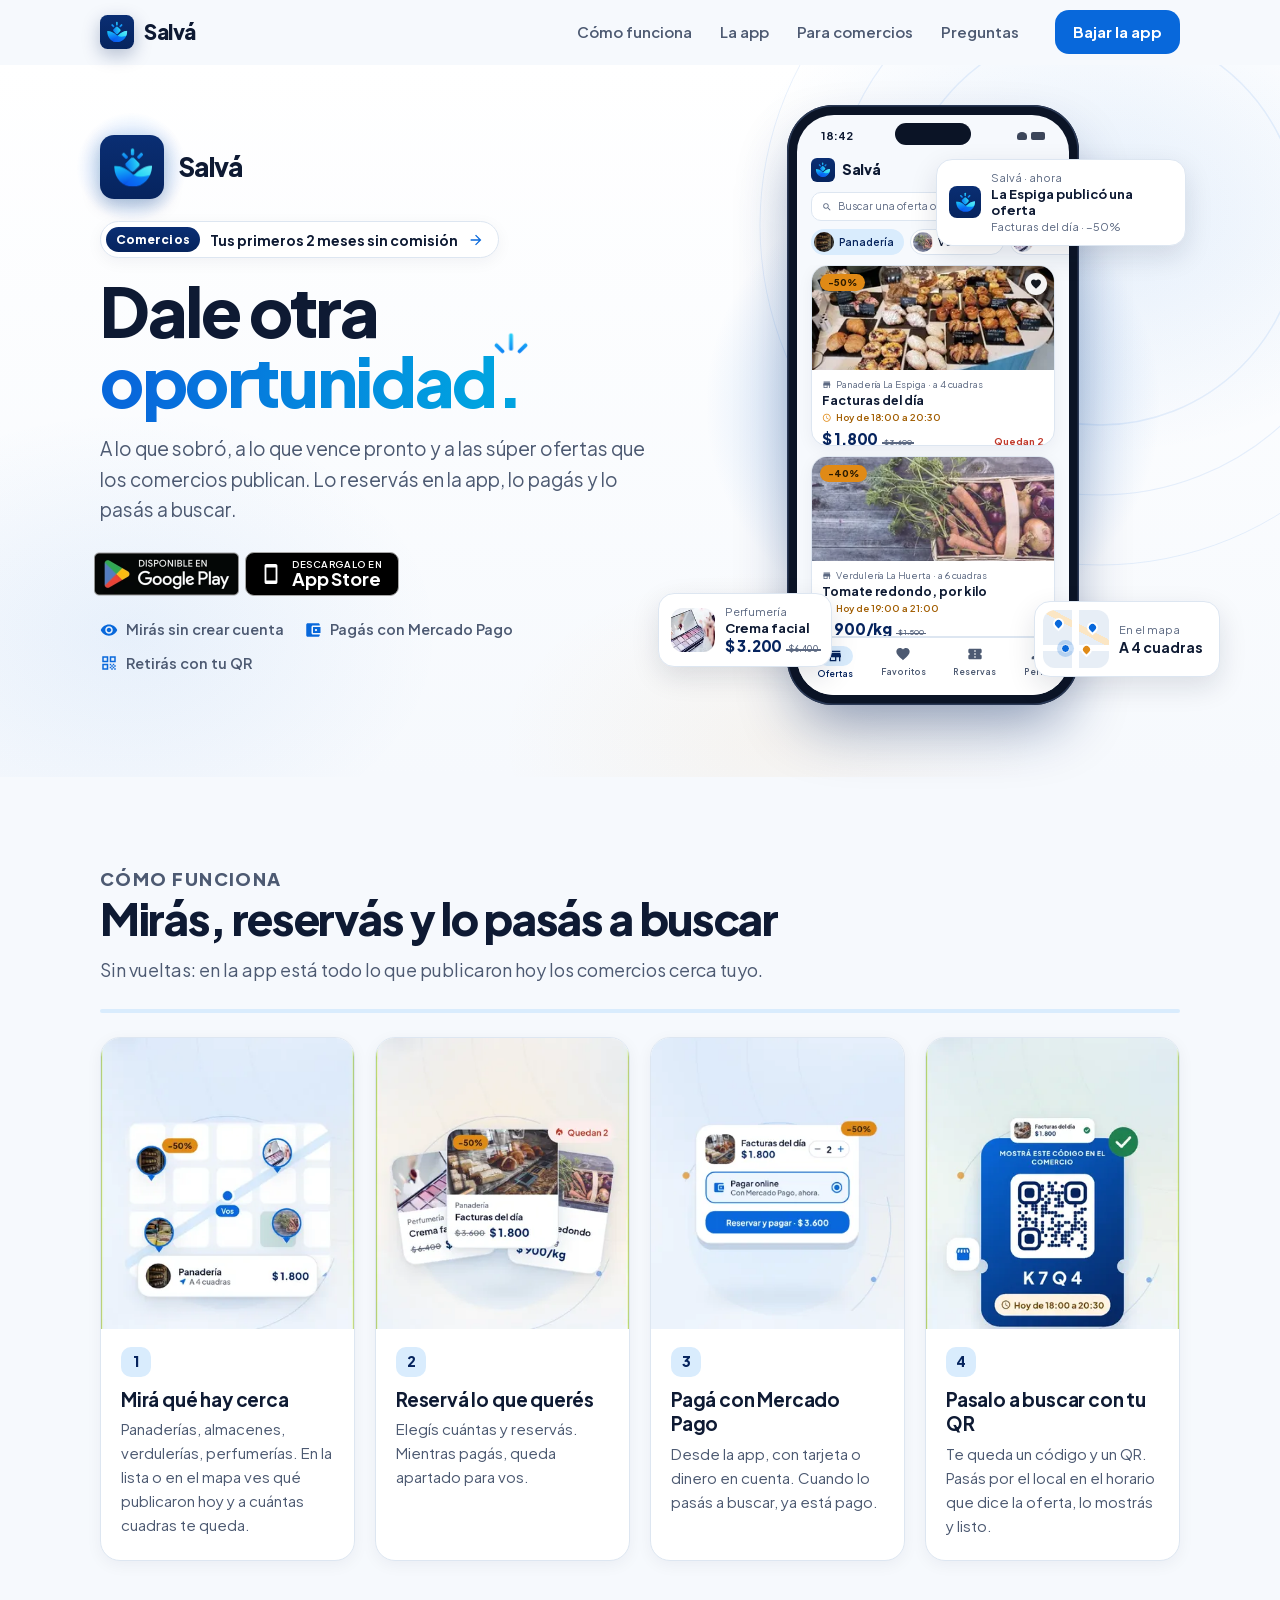
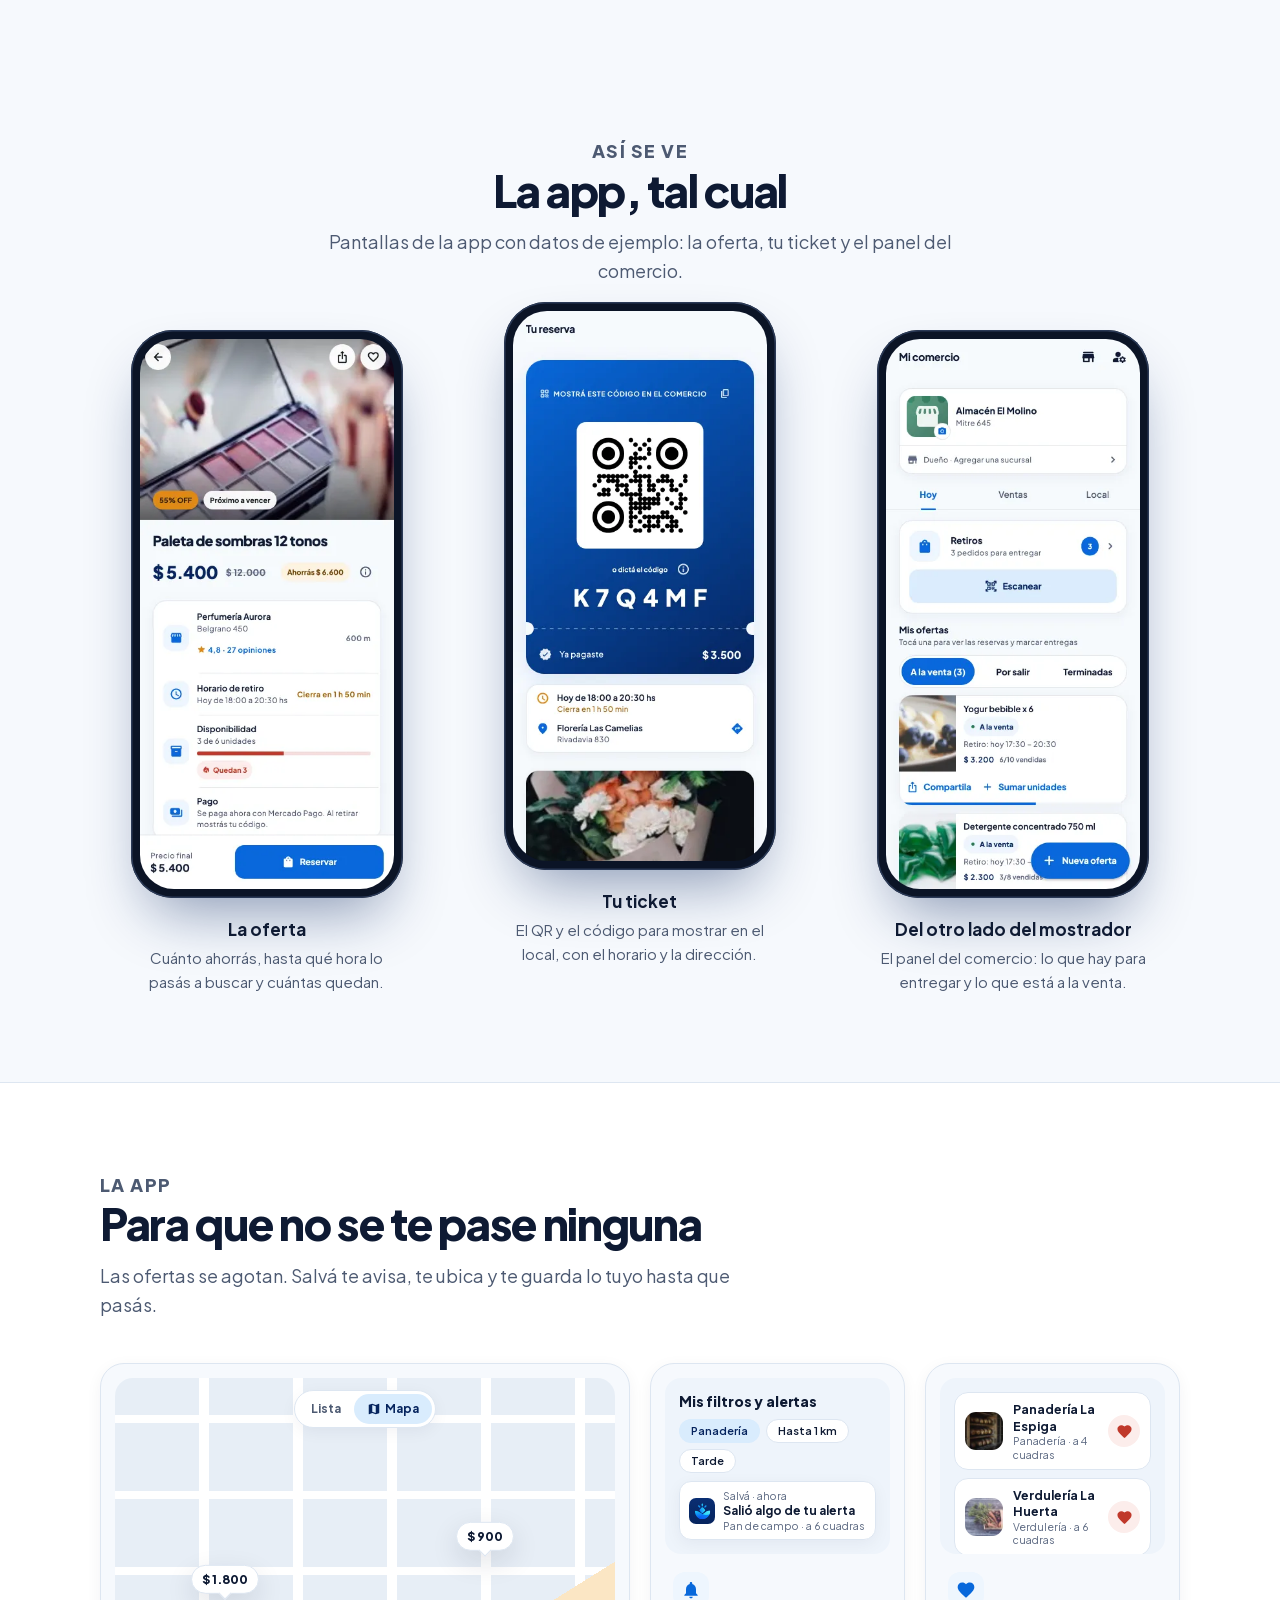
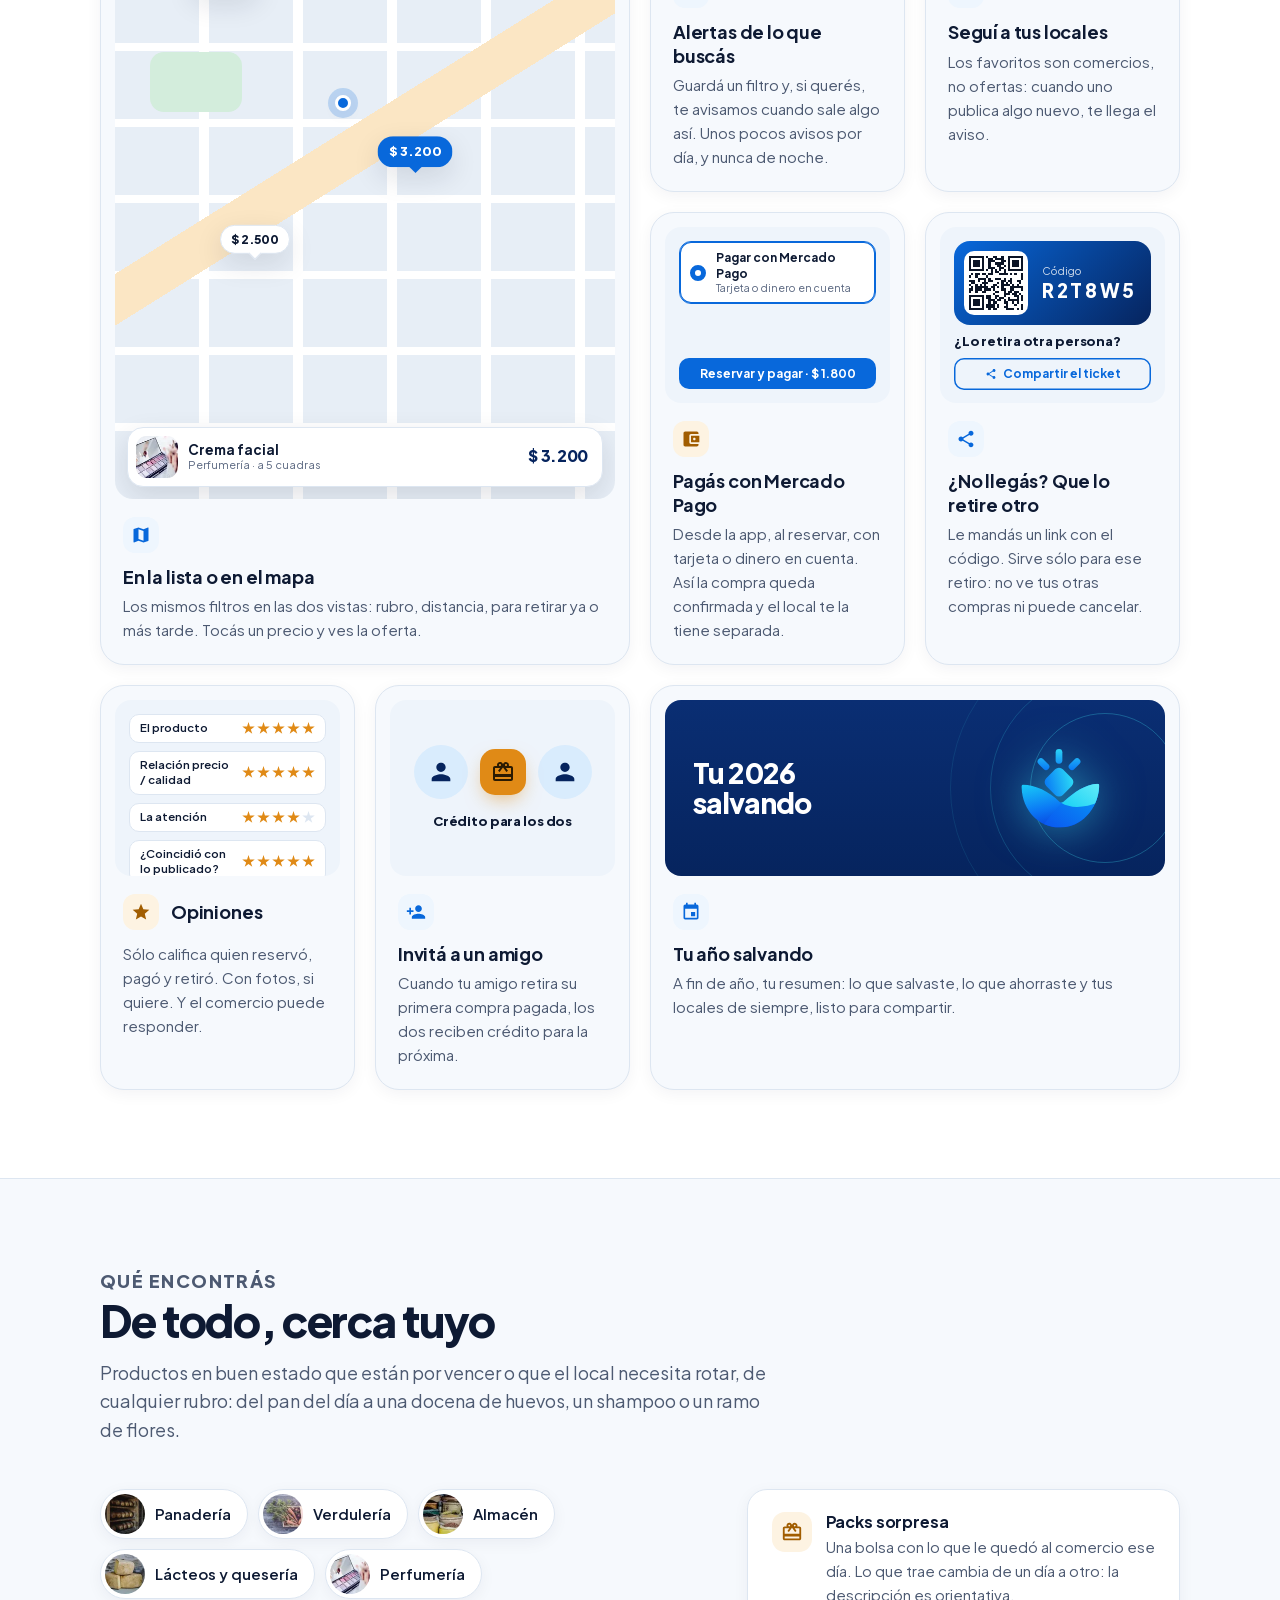
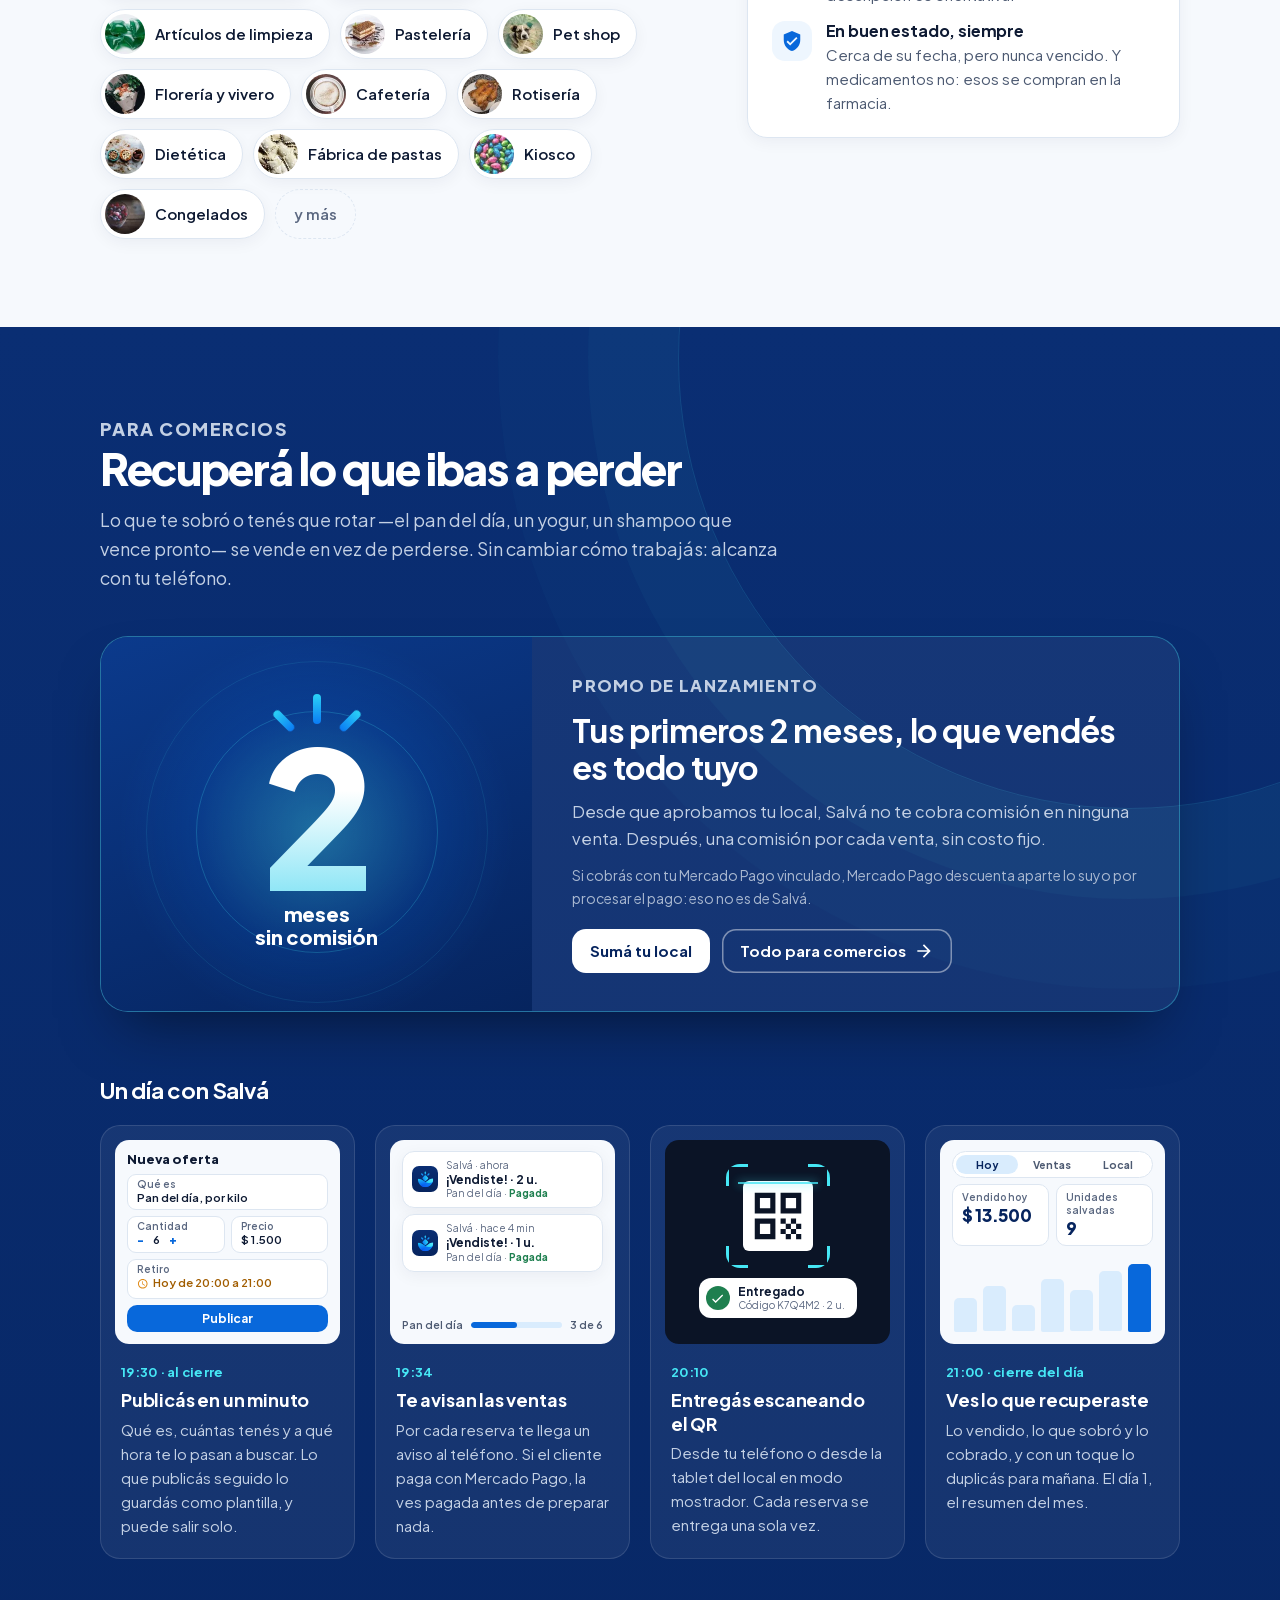
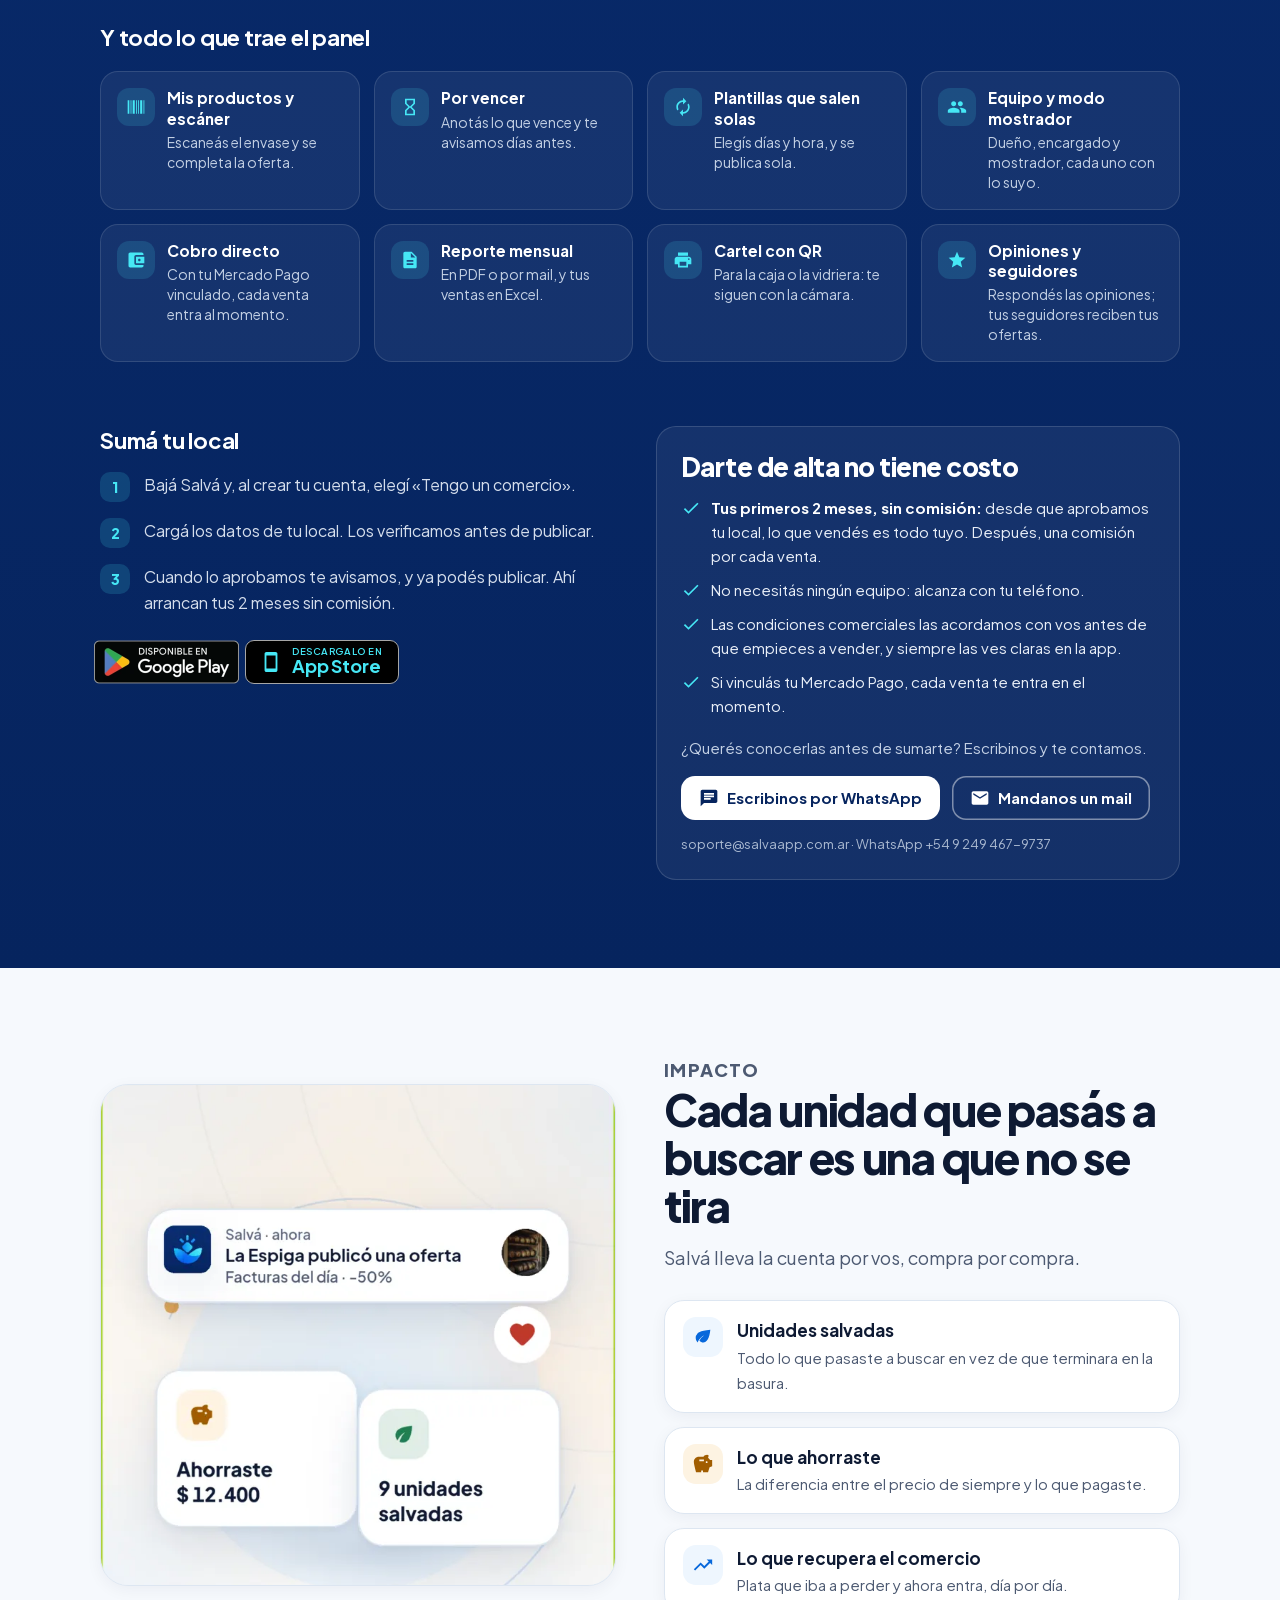
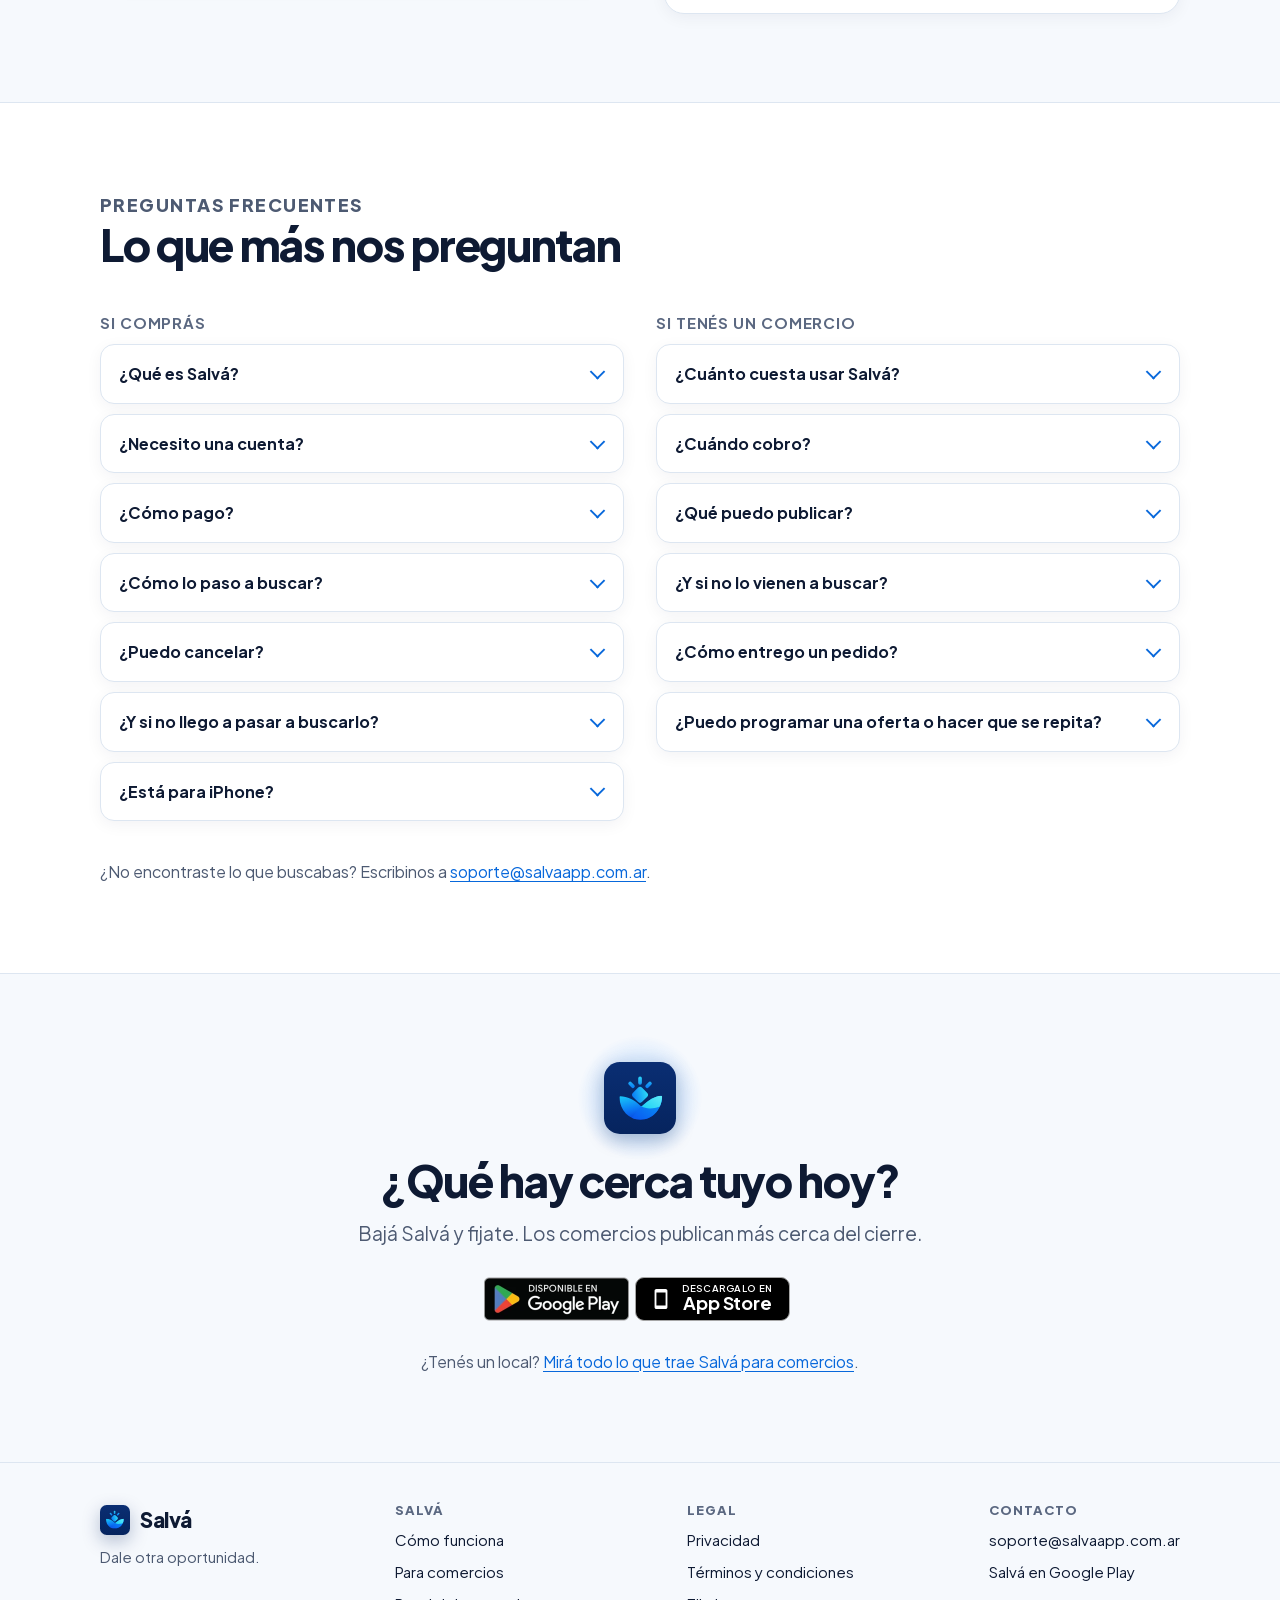
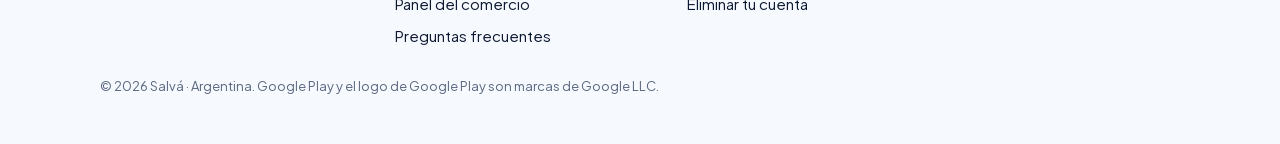
<file: index.html>
<!doctype html>
<html lang="es-AR">
<head>
<meta charset="utf-8">
<meta name="viewport" content="width=device-width, initial-scale=1">
<title>Salvá · Dale otra oportunidad</title>
<meta name="description" content="Dale otra oportunidad a lo que sobró, a lo que vence pronto y a las súper ofertas que los comercios publican. Lo reservás y lo pagás en la app, y lo pasás a buscar con tu QR.">
<link rel="canonical" href="https://salvaapp.com.ar/">
<meta name="theme-color" content="#F6F9FD" media="(prefers-color-scheme: light)">
<meta name="theme-color" content="#0A1328" media="(prefers-color-scheme: dark)">

<meta property="og:site_name" content="Salvá">
<meta property="og:locale" content="es_AR">
<meta property="og:type" content="website">
<meta property="og:url" content="https://salvaapp.com.ar/">
<meta property="og:title" content="Salvá · Dale otra oportunidad">
<meta property="og:description" content="Dale otra oportunidad a lo que sobró, a lo que vence pronto y a las súper ofertas que los comercios publican. Lo reservás, lo pagás y lo pasás a buscar.">
<meta property="og:image" content="https://salvaapp.com.ar/img/og.png">
<meta property="og:image:width" content="1200">
<meta property="og:image:height" content="630">
<meta property="og:image:alt" content="Salvá. Dale otra oportunidad.">
<meta name="twitter:card" content="summary_large_image">
<meta name="twitter:title" content="Salvá · Dale otra oportunidad">
<meta name="twitter:description" content="Dale otra oportunidad a lo que sobró, a lo que vence pronto y a las súper ofertas que los comercios publican.">
<meta name="twitter:image" content="https://salvaapp.com.ar/img/og.png">

<link rel="icon" href="favicon.ico" sizes="any">
<link rel="icon" href="favicon.svg" type="image/svg+xml">
<link rel="apple-touch-icon" href="apple-touch-icon.png">
<link rel="preload" href="fuentes/plus-jakarta-sans-latin.woff2" as="font" type="font/woff2" crossorigin>
<link rel="stylesheet" href="portada.css">
<script>
  // Antes de pintar: con JS, lo que entra al hacer scroll arranca escondido.
  // Sin JS no se esconde nada.
  document.documentElement.classList.add('js');
</script>
<!-- La dirección del App Store vive en tiendas.js; tiene que ir antes que
     portada.js, que la usa para convertir los botones en links. -->
<script src="tiendas.js" defer></script>
<script src="portada.js" defer></script>
<script type="application/ld+json">
{
  "@context": "https://schema.org",
  "@graph": [
    {
      "@type": "Organization",
      "@id": "https://salvaapp.com.ar/#organizacion",
      "name": "Salvá",
      "url": "https://salvaapp.com.ar/",
      "logo": "https://salvaapp.com.ar/icono.png",
      "slogan": "Dale otra oportunidad.",
      "email": "soporte@salvaapp.com.ar",
      "areaServed": "AR",
      "sameAs": ["https://play.google.com/store/apps/details?id=com.oportia.salva", "https://apps.apple.com/ar/app/id6832731397"],
      "contactPoint": {
        "@type": "ContactPoint",
        "contactType": "customer support",
        "email": "soporte@salvaapp.com.ar",
        "availableLanguage": "es"
      }
    },
    {
      "@type": "WebSite",
      "@id": "https://salvaapp.com.ar/#sitio",
      "name": "Salvá",
      "url": "https://salvaapp.com.ar/",
      "inLanguage": "es-AR",
      "publisher": { "@id": "https://salvaapp.com.ar/#organizacion" }
    },
    {
      "@type": "MobileApplication",
      "name": "Salvá",
      "operatingSystem": "Android, iOS",
      "applicationCategory": "ShoppingApplication",
      "description": "Ofertas de lo que a los comercios les sobró o está por vencer, a precio rebajado. Se reservan en la app y se pasan a buscar por el local.",
      "url": "https://salvaapp.com.ar/",
      "installUrl": ["https://play.google.com/store/apps/details?id=com.oportia.salva", "https://apps.apple.com/ar/app/id6832731397"],
      "downloadUrl": ["https://play.google.com/store/apps/details?id=com.oportia.salva", "https://apps.apple.com/ar/app/id6832731397"],
      "inLanguage": "es-AR",
      "publisher": { "@id": "https://salvaapp.com.ar/#organizacion" },
      "offers": { "@type": "Offer", "price": "0", "priceCurrency": "ARS" }
    }
  ]
}
</script>
</head>
<body>
<a class="saltar" href="#contenido">Saltar al contenido</a>

<!-- Íconos (los de Material, como en la app) y el símbolo de la marca. -->
<svg width="0" height="0" style="position:absolute" aria-hidden="true" focusable="false">
  <defs>
    <linearGradient id="g-rayo" gradientUnits="userSpaceOnUse" x1="0" y1="4" x2="0" y2="28"><stop offset="0" stop-color="#2BD3F6"/><stop offset="1" stop-color="#0A7BF5"/></linearGradient>
    <linearGradient id="g-rombo" x1="0.8" y1="0" x2="0.2" y2="1"><stop offset="0" stop-color="#2BD8F6"/><stop offset="1" stop-color="#0A7DF5"/></linearGradient>
    <linearGradient id="g-cuenco" x1="0.1" y1="0.1" x2="0.45" y2="1"><stop offset="0" stop-color="#18C8F7"/><stop offset="0.55" stop-color="#0B78F5"/><stop offset="1" stop-color="#0739DA"/></linearGradient>
    <linearGradient id="g-medio" x1="0.9" y1="0.2" x2="0.2" y2="1"><stop offset="0" stop-color="#0897F7"/><stop offset="1" stop-color="#0A5AF0"/></linearGradient>
    <linearGradient id="g-hoja" x1="0" y1="1" x2="1" y2="0"><stop offset="0" stop-color="#18D0F5"/><stop offset="1" stop-color="#6AEEF8"/></linearGradient>
    <clipPath id="c-forma"><path d="M7,46 C22,46 38,54 49.6,65.4 Q53,69.4 56.4,65.4 C68.5,55 81,46 96,45 C97.6,45 98.2,46.6 97.9,48.4 C96,76 76,97 51,97 C26,97 6.5,77 5.4,49 C5.3,47.2 5.9,46 7,46 Z"/></clipPath>
  </defs>
  <symbol id="simbolo" viewBox="0 0 100 100">
    <g stroke="url(#g-rayo)" stroke-width="8" stroke-linecap="round" fill="none"><path d="M50,7.5 V17"/><path d="M28.5,18.5 L34.5,24.5"/><path d="M71.5,18.5 L65.5,24.5"/></g>
    <rect x="36" y="29" width="28" height="28" rx="6.5" fill="url(#g-rombo)" transform="rotate(45 50 43)"/>
    <g clip-path="url(#c-forma)"><rect x="0" y="40" width="100" height="60" fill="url(#g-cuenco)"/><path d="M53,68 C45,77 37,87 29,97 L100,100 L100,40 Z" fill="url(#g-medio)"/><path d="M53,68 C63,74 79,75 100,66 L100,40 L53,40 Z" fill="url(#g-hoja)"/></g>
  </symbol>
  <symbol id="i-reloj" viewBox="0 0 24 24"><path d="M11.99 2C6.47 2 2 6.48 2 12s4.47 10 9.99 10C17.52 22 22 17.52 22 12S17.52 2 11.99 2zM12 20c-4.42 0-8-3.58-8-8s3.58-8 8-8 8 3.58 8 8-3.58 8-8 8zm.5-13H11v6l5.25 3.15.75-1.23-4.5-2.67z"/></symbol>
  <symbol id="i-corazon" viewBox="0 0 24 24"><path d="M12 21.35l-1.45-1.32C5.4 15.36 2 12.28 2 8.5 2 5.42 4.42 3 7.5 3c1.74 0 3.41.81 4.5 2.09C13.09 3.81 14.76 3 16.5 3 19.58 3 22 5.42 22 8.5c0 3.78-3.4 6.860-8.55 11.54L12 21.35z"/></symbol>
  <symbol id="i-local" viewBox="0 0 24 24"><path d="M20 4H4v2h16V4zm1 10v-2l-1-5H4l-1 5v2h1v6h10v-6h4v6h2v-6h1zm-9 4H6v-4h6v4z"/></symbol>
  <symbol id="i-ticket" viewBox="0 0 24 24"><path d="M22 10V6c0-1.11-.9-2-2-2H4c-1.1 0-1.99.89-1.99 2v4c1.1 0 1.99.9 1.99 2s-.89 2-2 2v4c0 1.1.9 2 2 2h16c1.1 0 2-.9 2-2v-4c-1.1 0-2-.9-2-2s.9-2 2-2zm-9 7.5h-2v-2h2v2zm0-4.5h-2v-2h2v2zm0-4.5h-2v-2h2v2z"/></symbol>
  <symbol id="i-persona" viewBox="0 0 24 24"><path d="M12 12c2.21 0 4-1.79 4-4s-1.79-4-4-4-4 1.79-4 4 1.79 4 4 4zm0 2c-2.670 0-8 1.34-8 4v2h16v-2c0-2.66-5.33-4-8-4z"/></symbol>
  <symbol id="i-buscar" viewBox="0 0 24 24"><path d="M15.5 14h-.79l-.28-.27A6.47 6.47 0 0 0 16 9.5 6.5 6.5 0 1 0 9.5 16c1.61 0 3.09-.59 4.23-1.57l.27.28v.79l5 4.99L20.49 19l-4.99-5zm-6 0C7.01 14 5 11.99 5 9.5S7.01 5 9.5 5 14 7.01 14 9.5 11.99 14 9.5 14z"/></symbol>
  <symbol id="i-cerca" viewBox="0 0 24 24"><path d="M21 3L3 10.53v.98l6.84 2.65L12.48 21h.98L21 3z"/></symbol>
  <symbol id="i-check" viewBox="0 0 24 24"><path d="M9 16.17L4.83 12l-1.42 1.41L9 19 21 7l-1.41-1.41z"/></symbol>
  <symbol id="i-qr" viewBox="0 0 24 24"><path d="M3 11h8V3H3v8zm2-6h4v4H5V5zM3 21h8v-8H3v8zm2-6h4v4H5v-4zM13 3v8h8V3h-8zm6 6h-4V5h4v4zM13 13h2v2h-2zM15 15h2v2h-2zM13 17h2v2h-2zM17 17h2v2h-2zM19 19h2v2h-2zM15 19h2v2h-2zM17 13h2v2h-2zM19 15h2v2h-2z"/></symbol>
  <symbol id="i-hoja" viewBox="0 0 24 24"><path d="M6.05 8.05a7.007 7.007 0 0 0-.02 9.88c1.47-3.4 4.09-6.24 7.36-7.93A15.952 15.952 0 0 0 8.03 16C12.930 20.4 18.69 17.54 20 4c-12.12.97-14 3.95-13.95 4.05z"/></symbol>
  <symbol id="i-ahorro" viewBox="0 0 24 24"><path d="M19.83 7.5l-2.27-2.27c.07-.42.18-.81.32-1.15A1.498 1.498 0 0 0 16.5 2c-1.64 0-3.09.79-4 2h-5C4.46 4 2 6.46 2 9.5S4.5 21 4.5 21H10v-2h2v2h5.5l1.68-5.59 2.82-.94V7.5h-2.17zM13 9H8V7h5v2zm3 2c-.55 0-1-.45-1-1s.45-1 1-1 1 .45 1 1-.45 1-1 1z"/></symbol>
  <symbol id="i-sube" viewBox="0 0 24 24"><path d="M16 6l2.29 2.29-4.88 4.88-4-4L2 16.59 3.41 18l6-6 4 4 6.3-6.29L22 12V6z"/></symbol>
  <symbol id="i-regalo" viewBox="0 0 24 24"><path d="M20 6h-2.18c.11-.31.18-.65.18-1a2.996 2.996 0 0 0-5.5-1.65l-.5.67-.5-.68C10.96 2.54 10.05 2 9 2 7.34 2 6 3.34 6 5c0 .35.07.69.18 1H4c-1.11 0-1.99.89-1.99 2L2 19c0 1.11.89 2 2 2h16c1.11 0 2-.89 2-2V8c0-1.11-.89-2-2-2zm-5-2c.55 0 1 .45 1 1s-.45 1-1 1-1-.45-1-1 .45-1 1-1zM9 4c.55 0 1 .45 1 1s-.45 1-1 1-1-.45-1-1 .45-1 1-1zm11 15H4v-2h16v2zm0-5H4V8h5.08L7 10.83 8.62 12 11 8.76l1-1.36 1 1.36L15.38 12 17 10.83 14.92 8H20v6z"/></symbol>
  <symbol id="i-escudo" viewBox="0 0 24 24"><path d="M12 1L3 5v6c0 5.55 3.84 10.74 9 12 5.16-1.26 9-6.45 9-12V5l-9-4zm-2 16l-4-4 1.41-1.41L10 14.17l6.59-6.59L18 9l-8 8z"/></symbol>
  <symbol id="i-telefono" viewBox="0 0 24 24"><path d="M17 1.01L7 1c-1.1 0-2 .9-2 2v18c0 1.1.9 2 2 2h10c1.1 0 2-.9 2-2V3c0-1.1-.9-1.99-2-1.99zM17 19H7V5h10v14z"/></symbol>
  <symbol id="i-chat" viewBox="0 0 24 24"><path d="M20 2H4c-1.1 0-1.99.9-1.99 2L2 22l4-4h14c1.1 0 2-.9 2-2V4c0-1.1-.9-2-2-2zM6 9h12v2H6V9zm8 5H6v-2h8v2zm4-6H6V6h12v2z"/></symbol>
  <symbol id="i-mail" viewBox="0 0 24 24"><path d="M20 4H4c-1.1 0-1.99.9-1.99 2L2 18c0 1.1.9 2 2 2h16c1.1 0 2-.9 2-2V6c0-1.1-.9-2-2-2zm0 4l-8 5-8-5V6l8 5 8-5v2z"/></symbol>
  <symbol id="i-menu" viewBox="0 0 24 24"><path d="M3 18h18v-2H3v2zm0-5h18v-2H3v2zm0-7v2h18V6H3z"/></symbol>
  <symbol id="i-cerrar" viewBox="0 0 24 24"><path d="M19 6.41L17.59 5 12 10.59 6.41 5 5 6.41 10.59 12 5 17.59 6.41 19 12 13.41 17.59 19 19 17.59 13.41 12z"/></symbol>
  <symbol id="i-mapa" viewBox="0 0 24 24"><path d="M20.5 3l-.16.03L15 5.1 9 3 3.36 4.9c-.21.07-.36.25-.36.48V20.5c0 .28.22.5.5.5l.16-.03L9 18.9l6 2.1 5.64-1.9c.21-.07.36-.25.36-.48V3.5c0-.28-.22-.5-.5-.5zM15 19l-6-2.11V5l6 2.11V19z"/></symbol>
  <symbol id="i-campana" viewBox="0 0 24 24"><path d="M12 22c1.1 0 2-.9 2-2h-4c0 1.1.89 2 2 2zm6-6v-5c0-3.070-1.64-5.64-4.5-6.32V4c0-.83-.67-1.5-1.5-1.5s-1.5.67-1.5 1.5v.68C7.63 5.36 6 7.92 6 11v5l-2 2v1h16v-1l-2-2z"/></symbol>
  <symbol id="i-estrella" viewBox="0 0 24 24"><path d="M12 17.27L18.18 21l-1.64-7.03L22 9.24l-7.19-.61L12 2 9.19 8.63 2 9.24l5.46 4.73L5.82 21z"/></symbol>
  <symbol id="i-compartir" viewBox="0 0 24 24"><path d="M18 16.08c-.76 0-1.44.3-1.96.77L8.91 12.7c.05-.23.09-.46.09-.7s-.04-.47-.09-.7l7.05-4.11c.54.5 1.25.81 2.04.81 1.66 0 3-1.34 3-3s-1.34-3-3-3-3 1.34-3 3c0 .24.04.47.09.7L8.04 9.81C7.5 9.31 6.79 9 6 9c-1.66 0-3 1.34-3 3s1.34 3 3 3c.79 0 1.5-.31 2.04-.81l7.12 4.16c-.05.21-.08.43-.08.65 0 1.61 1.31 2.92 2.92 2.92s2.92-1.31 2.92-2.92-1.310-2.92-2.92-2.92z"/></symbol>
  <symbol id="i-sumar-persona" viewBox="0 0 24 24"><path d="M15 12c2.21 0 4-1.79 4-4s-1.79-4-4-4-4 1.79-4 4 1.79 4 4 4zm-9-2V7H4v3H1v2h3v3h2v-3h3v-2H6zm9 4c-2.67 0-8 1.34-8 4v2h16v-2c0-2.66-5.33-4-8-4z"/></symbol>
  <symbol id="i-calendario" viewBox="0 0 24 24"><path d="M17 12h-5v5h5v-5zM16 1v2H8V1H6v2H5c-1.11 0-1.99.9-1.99 2L3 19c0 1.1.89 2 2 2h14c1.1 0 2-.9 2-2V5c0-1.1-.9-2-2-2h-1V1h-2zm3 18H5V8h14v11z"/></symbol>
  <symbol id="i-barras-codigo" viewBox="0 0 24 24"><path d="M2 4h2v16H2zM5.5 4h1v16h-1zM8 4h2.5v16H8zM12 4h1v16h-1zM14.5 4h1v16h-1zM17 4h2.5v16H17zM21 4h1v16h-1z"/></symbol>
  <symbol id="i-lista" viewBox="0 0 24 24"><path d="M3 13h2v-2H3v2zm0 4h2v-2H3v2zm0-8h2V7H3v2zm4 4h14v-2H7v2zm0 4h14v-2H7v2zM7 7v2h14V7H7z"/></symbol>
  <symbol id="i-reloj-arena" viewBox="0 0 24 24"><path d="M6 2v6h.01L6 8.01 10 12l-4 4 .01.01H6V22h12v-5.99h-.01L18 16l-4-4 4-3.99-.01-.01H18V2H6zm10 14.5V20H8v-3.5l4-4 4 4zm-4-5l-4-4V4h8v3.5l-4 4z"/></symbol>
  <symbol id="i-grafico" viewBox="0 0 24 24"><path d="M5 9.2h3V19H5zM10.6 5h2.8v14h-2.8zm5.6 8H19v6h-2.8z"/></symbol>
  <symbol id="i-equipo" viewBox="0 0 24 24"><path d="M16 11c1.66 0 2.99-1.34 2.99-3S17.66 5 16 5c-1.66 0-3 1.34-3 3s1.34 3 3 3zm-8 0c1.66 0 2.99-1.34 2.99-3S9.66 5 8 5C6.34 5 5 6.34 5 8s1.34 3 3 3zm0 2c-2.33 0-7 1.17-7 3.5V19h14v-2.5c0-2.33-4.67-3.5-7-3.5zm8 0c-.29 0-.62.02-.97.05 1.16.84 1.97 1.97 1.97 3.45V19h6v-2.5c0-2.33-4.67-3.5-7-3.5z"/></symbol>
  <symbol id="i-tablet" viewBox="0 0 24 24"><path d="M21 4H3c-1.1 0-2 .9-2 2v12c0 1.1.9 2 2 2h18c1.1 0 1.99-.9 1.99-2L23 6c0-1.1-.9-2-2-2zm-2 14H5V6h14v12z"/></symbol>
  <symbol id="i-imprimir" viewBox="0 0 24 24"><path d="M19 8H5c-1.66 0-3 1.34-3 3v6h4v4h12v-4h4v-6c0-1.66-1.34-3-3-3zm-3 11H8v-5h8v5zm3-7c-.55 0-1-.45-1-1s.45-1 1-1 1 .45 1 1-.45 1-1 1zm-1-9H6v4h12V3z"/></symbol>
  <symbol id="i-documento" viewBox="0 0 24 24"><path d="M14 2H6c-1.1 0-1.99.9-1.99 2L4 20c0 1.1.89 2 1.99 2H18c1.1 0 2-.9 2-2V8l-6-6zm2 16H8v-2h8v2zm0-4H8v-2h8v2zm-3-5V3.5L18.5 9H13z"/></symbol>
  <symbol id="i-billetera" viewBox="0 0 24 24"><path d="M21 18v1c0 1.1-.9 2-2 2H5c-1.11 0-2-.9-2-2V5c0-1.1.89-2 2-2h14c1.1 0 2 .9 2 2v1h-9c-1.11 0-2 .9-2 2v8c0 1.1.89 2 2 2h9zm-9-2h10V8H12v8zm4-2.5c-.83 0-1.5-.67-1.5-1.5s.67-1.5 1.5-1.5 1.5.67 1.5 1.5-.67 1.5-1.5 1.5z"/></symbol>
  <symbol id="i-ojo" viewBox="0 0 24 24"><path d="M12 4.5C7 4.5 2.73 7.61 1 12c1.73 4.39 6 7.5 11 7.5s9.27-3.11 11-7.5c-1.73-4.39-6-7.5-11-7.5zM12 17c-2.76 0-5-2.24-5-5s2.24-5 5-5 5 2.24 5 5-2.24 5-5 5zm0-8c-1.66 0-3 1.34-3 3s1.34 3 3 3 3-1.34 3-3-1.34-3-3-3z"/></symbol>
  <symbol id="i-repetir" viewBox="0 0 24 24"><path d="M12 6v3l4-4-4-4v3c-4.42 0-8 3.58-8 8 0 1.57.46 3.03 1.24 4.26L6.7 14.8A5.87 5.87 0 0 1 6 12c0-3.31 2.69-6 6-6zm6.76 1.74L17.3 9.2c.44.84.7 1.79.7 2.8 0 3.31-2.69 6-6 6v-3l-4 4 4 4v-3c4.42 0 8-3.58 8-8 0-1.57-.46-3.03-1.24-4.26z"/></symbol>
  <symbol id="i-flecha" viewBox="0 0 24 24"><path d="M12 4l-1.41 1.41L16.17 11H4v2h12.17l-5.58 5.59L12 20l8-8z"/></symbol>
  <symbol id="i-candado" viewBox="0 0 24 24"><path d="M18 8h-1V6c0-2.76-2.24-5-5-5S7 3.24 7 6v2H6c-1.1 0-2 .9-2 2v10c0 1.1.9 2 2 2h12c1.1 0 2-.9 2-2V10c0-1.1-.9-2-2-2zm-6 9c-1.1 0-2-.9-2-2s.9-2 2-2 2 .9 2 2-.9 2-2 2zm3.1-9H8.9V6c0-1.71 1.39-3.1 3.1-3.1 1.71 0 3.1 1.39 3.1 3.1v2z"/></symbol>
  <symbol id="i-pin" viewBox="0 0 24 24"><path d="M12 2C8.13 2 5 5.13 5 9c0 5.25 7 13 7 13s7-7.75 7-13c0-3.87-3.13-7-7-7zm0 9.5a2.5 2.5 0 0 1 0-5 2.5 2.5 0 0 1 0 5z"/></symbol>
</svg>

<header class="cabecera" id="cabecera">
  <div class="contenedor">
    <a class="lockup" href="./" aria-label="Salvá, inicio">
      <span class="marca-tile" style="--t:34px"><svg viewBox="0 0 100 100" aria-hidden="true"><use href="#simbolo" width="100" height="100"/></svg></span>
      Salvá
    </a>
    <nav class="menu" id="menu" aria-label="Secciones">
      <a href="#como-funciona">Cómo funciona</a>
      <a href="#la-app">La app</a>
      <a href="#comercios">Para comercios</a>
      <a href="#preguntas">Preguntas</a>
    </nav>
    <a class="boton" href="#bajar">Bajar la app</a>
    <button class="boton-menu" type="button" aria-expanded="false" aria-controls="menu" aria-label="Menú">
      <svg class="icono abrir" aria-hidden="true"><use href="#i-menu"/></svg>
      <svg class="icono cerrar" aria-hidden="true"><use href="#i-cerrar"/></svg>
    </button>
  </div>
</header>

<main id="contenido">

  <!-- ===== Hero ===== -->
  <section class="hero" aria-labelledby="titulo-hero">
    <div class="fondo-abstracto" aria-hidden="true">
      <svg viewBox="0 0 720 720"><circle cx="360" cy="360" r="200" stroke-width="1.5"/><circle cx="360" cy="360" r="270" stroke-width="1.2"/><circle cx="360" cy="360" r="340" stroke-width="1"/></svg>
    </div>
    <div class="contenedor">
      <div class="hero-texto">
        <div class="hero-marca" data-entrada style="--i:0">
          <span class="sol-envoltorio">
            <span class="sol-halo" aria-hidden="true"></span>
            <span class="sol-anillo" aria-hidden="true"></span>
            <span class="marca-tile" style="--t:64px">
              <svg class="sol" viewBox="0 0 100 100" role="img" aria-label="Logo de Salvá">
                <g stroke="url(#g-rayo)" stroke-width="8" stroke-linecap="round" fill="none">
                  <path class="rayo r1" d="M50,17 V7.5"/>
                  <path class="rayo r2" d="M34.5,24.5 L28.5,18.5"/>
                  <path class="rayo r3" d="M65.5,24.5 L71.5,18.5"/>
                </g>
                <rect class="rombo" x="36" y="29" width="28" height="28" rx="6.5" fill="url(#g-rombo)" transform="rotate(45 50 43)"/>
                <g clip-path="url(#c-forma)"><rect x="0" y="40" width="100" height="60" fill="url(#g-cuenco)"/><path d="M53,68 C45,77 37,87 29,97 L100,100 L100,40 Z" fill="url(#g-medio)"/><path d="M53,68 C63,74 79,75 100,66 L100,40 L53,40 Z" fill="url(#g-hoja)"/></g>
              </svg>
            </span>
          </span>
          <span class="nombre">Salvá</span>
        </div>
        <!-- La promo para comercios va arriba de todo: quien llega con un
             local tiene que verla sin bajar, y quien compra la saltea. -->
        <a class="cinta-promo" href="para-comercios.html#promo" data-entrada style="--i:1">
          <span class="cinta-tag">Comercios</span>
          <span><span class="solo-ancho">Tus primeros </span>2 meses sin comisión</span>
          <svg class="icono" aria-hidden="true"><use href="#i-flecha"/></svg>
        </a>
        <h1 id="titulo-hero" data-entrada style="--i:2">Dale otra <span class="destacado">oportunidad.<svg class="chispas" viewBox="0 0 40 40" aria-hidden="true"><g stroke="url(#g-rayo)" stroke-width="4.5" stroke-linecap="round" fill="none"><path class="ch c1" d="M20,22 V6"/><path class="ch c2" d="M10,25 L3,18"/><path class="ch c3" d="M30,25 L37,18"/></g></svg></span></h1>
        <p class="bajada" data-entrada style="--i:3">A lo que sobró, a lo que vence pronto y a las súper ofertas que los comercios publican. Lo reservás en la app, lo pagás y lo pasás a buscar.</p>
        <div class="tiendas" id="bajar" data-entrada style="--i:4">
          <a class="tienda tienda-play" href="https://play.google.com/store/apps/details?id=com.oportia.salva">
            <img src="img/google-play-es-290.webp" srcset="img/google-play-es-290.webp 290w, img/google-play-es.png 646w" sizes="145px" width="646" height="250" alt="Disponible en Google Play">
          </a>
          <span class="tienda tienda-ios" data-app-store>
            <svg class="icono" aria-hidden="true"><use href="#i-telefono"/></svg>
            <span><small>Descargalo en</small><b>App Store</b></span>
          </span>
        </div>
        <ul class="beneficios" data-entrada style="--i:5">
          <li><svg class="icono" aria-hidden="true"><use href="#i-ojo"/></svg>Mirás sin crear cuenta</li>
          <li><svg class="icono" aria-hidden="true"><use href="#i-billetera"/></svg>Pagás con Mercado Pago</li>
          <li><svg class="icono" aria-hidden="true"><use href="#i-qr"/></svg>Retirás con tu QR</li>
        </ul>
      </div>

      <div class="escena" role="img" aria-label="La app de Salvá: ofertas cerca tuyo, como unas facturas del día a mitad de precio en una panadería. Se reserva una y queda el código con el QR para pasar a buscarla.">
        <div class="halo-escena" aria-hidden="true"></div>
        <div class="telefono" aria-hidden="true" data-entrada style="--i:2">
          <div class="pantalla">
            <div class="barra-estado"><span>18:42</span><span><i></i><i></i></span></div>
            <div class="app-barra">
              <span class="marca-tile"><svg viewBox="0 0 100 100"><use href="#simbolo" width="100" height="100"/></svg></span>
              <strong>Salvá</strong>
              <span class="ubicacion"><svg class="icono"><use href="#i-cerca"/></svg>Cerca tuyo</span>
            </div>
            <div class="buscador"><svg class="icono"><use href="#i-buscar"/></svg>Buscar una oferta o un comercio</div>
            <div class="chips">
              <span class="chip activo"><img src="img/rubros/bakery.webp" srcset="img/rubros/bakery-80.webp 80w, img/rubros/bakery.webp 160w" sizes="20px" width="160" height="160" alt="">Panadería</span>
              <span class="chip"><img src="img/rubros/greengrocer.webp" srcset="img/rubros/greengrocer-80.webp 80w, img/rubros/greengrocer.webp 160w" sizes="20px" width="160" height="160" alt="">Verdulería</span>
              <span class="chip"><img src="img/rubros/perfumery.webp" srcset="img/rubros/perfumery-80.webp 80w, img/rubros/perfumery.webp 160w" sizes="20px" width="160" height="160" alt="">Perfumería</span>
            </div>
            <div class="feed">
              <div class="oferta" data-tachar>
                <div class="foto">
                  <img src="img/fotos/facturas.webp" srcset="img/fotos/facturas-280.webp 280w, img/fotos/facturas.webp 560w" sizes="264px" width="560" height="320" alt="" fetchpriority="high">
                  <span class="pildora">&minus;50%</span>
                  <span class="corazon"><svg class="icono"><use href="#i-corazon"/></svg></span>
                </div>
                <div class="datos">
                  <div class="local"><svg class="icono"><use href="#i-local"/></svg>Panadería La Espiga · a 4 cuadras</div>
                  <div class="titulo">Facturas del día</div>
                  <div class="horario"><svg class="icono"><use href="#i-reloj"/></svg>Hoy de 18:00 a 20:30</div>
                  <div class="pie"><span class="precio nuevo">$&nbsp;1.800</span><span class="antes">$&nbsp;3.600</span><span class="quedan"><span class="q2">Quedan 2</span><span class="q1">Quedan 1</span></span></div>
                </div>
              </div>
              <div class="oferta">
                <div class="foto">
                  <img src="img/fotos/verduras.webp" srcset="img/fotos/verduras-280.webp 280w, img/fotos/verduras.webp 560w" sizes="264px" width="560" height="320" alt="">
                  <span class="pildora">&minus;40%</span>
                </div>
                <div class="datos">
                  <div class="local"><svg class="icono"><use href="#i-local"/></svg>Verdulería La Huerta · a 6 cuadras</div>
                  <div class="titulo">Tomate redondo, por kilo</div>
                  <div class="horario"><svg class="icono"><use href="#i-reloj"/></svg>Hoy de 19:00 a 21:00</div>
                  <div class="pie"><span class="precio">$&nbsp;900/kg</span><span class="antes">$&nbsp;1.500</span></div>
                </div>
              </div>
            </div>
            <div class="snack"><span class="ok"><svg class="icono"><use href="#i-check"/></svg></span>Pagaste · Facturas del día</div>
            <div class="nav-app">
              <span class="activo"><svg class="icono"><use href="#i-local"/></svg>Ofertas</span>
              <span><svg class="icono"><use href="#i-corazon"/></svg>Favoritos</span>
              <span><svg class="icono"><use href="#i-ticket"/></svg>Reservas</span>
              <span><svg class="icono"><use href="#i-persona"/></svg>Perfil</span>
            </div>

            <!-- El final de la escena: después de pagar, el ticket sube
                 sobre el listado, como en la app. Una sola vez. -->
            <div class="pantalla-ticket">
              <div class="pt-barra"><strong>Tu reserva</strong><span class="pt-estado">Pagada</span></div>
              <div class="pt-ticket">
                <span class="pt-rotulo">MOSTRÁ ESTE CÓDIGO EN EL COMERCIO</span>
                <span class="pt-qr" data-qr="K7Q4M2"><svg class="qr-respaldo"><use href="#i-qr"/></svg></span>
                <span class="pt-codigo">K7Q4M2</span>
                <span class="pt-horario"><svg class="icono"><use href="#i-reloj"/></svg>Hoy de 18:00 a 20:30</span>
              </div>
              <div class="pt-datos">
                <strong>Facturas del día · 1 u.</strong>
                <span>Panadería La Espiga · a 4 cuadras</span>
              </div>
              <div class="pt-acciones">
                <span><svg class="icono"><use href="#i-cerca"/></svg>Cómo llegar</span>
                <span><svg class="icono"><use href="#i-compartir"/></svg>Compartir el ticket</span>
                <span class="ancho"><svg class="icono"><use href="#i-calendario"/></svg>Agregar al calendario</span>
              </div>
            </div>
          </div>
        </div>

        <div class="flotante f-aviso" aria-hidden="true" data-entrada style="--i:5">
          <span class="marca-tile"><svg viewBox="0 0 100 100"><use href="#simbolo" width="100" height="100"/></svg></span>
          <span><span class="tenue">Salvá · ahora</span><strong>La Espiga publicó una oferta</strong><span class="tenue">Facturas del día · −50%</span></span>
        </div>
        <div class="flotante f-crema" aria-hidden="true" data-entrada style="--i:6" data-tachar>
          <img src="img/rubros/perfumery.webp" srcset="img/rubros/perfumery-80.webp 80w, img/rubros/perfumery.webp 160w" sizes="44px" width="160" height="160" alt="">
          <span><span class="tenue">Perfumería</span><strong>Crema facial</strong><span class="precio nuevo">$&nbsp;3.200</span> <span class="antes">$&nbsp;6.400</span></span>
        </div>
        <div class="flotante f-mapa" aria-hidden="true" data-entrada style="--i:7">
          <div class="mini-mapa">
            <i class="pin p1"></i><i class="pin p2"></i><i class="pin p3 activo"></i>
            <i class="yo"></i>
          </div>
          <span><span class="tenue">En el mapa</span><strong>A 4 cuadras</strong></span>
        </div>
      </div>
    </div>
  </section>

  <!-- ===== Cómo funciona ===== -->
  <section class="seccion" id="como-funciona" aria-labelledby="titulo-como">
    <div class="contenedor">
      <div class="encabezado" data-entrada>
        <p class="sobretitulo">Cómo funciona</p>
        <h2 id="titulo-como">Mirás, reservás y lo pasás a buscar</h2>
        <p>Sin vueltas: en la app está todo lo que publicaron hoy los comercios cerca tuyo.</p>
      </div>
      <div class="recorrido" aria-hidden="true"><i></i></div>
      <ol class="pasos">
        <li class="paso" data-entrada style="--i:0">
          <figure><img src="img/app/paso-cerca.webp" srcset="img/app/paso-cerca-360.webp 360w, img/app/paso-cerca.webp 720w" sizes="(max-width: 600px) 38vw, (max-width: 1020px) 46vw, 256px" width="720" height="827" loading="lazy" decoding="async" alt="El mapa de Salvá con comercios cerca y una panadería a cuatro cuadras."></figure>
          <div class="texto"><span class="numero">1</span><h3>Mirá qué hay cerca</h3><p>Panaderías, almacenes, verdulerías, perfumerías. En la lista o en el mapa ves qué publicaron hoy y a cuántas cuadras te queda.</p></div>
        </li>
        <li class="paso" data-entrada style="--i:1">
          <figure><img src="img/app/paso-ofertas.webp" srcset="img/app/paso-ofertas-360.webp 360w, img/app/paso-ofertas.webp 720w" sizes="(max-width: 600px) 38vw, (max-width: 1020px) 46vw, 256px" width="720" height="827" loading="lazy" decoding="async" alt="Tarjetas de ofertas: facturas del día a mitad de precio, una crema facial y tomate por kilo."></figure>
          <div class="texto"><span class="numero">2</span><h3>Reservá lo que querés</h3><p>Elegís cuántas y reservás. Mientras pagás, queda apartado para vos.</p></div>
        </li>
        <li class="paso" data-entrada style="--i:2">
          <figure><img src="img/app/paso-reserva.webp" srcset="img/app/paso-reserva-360.webp 360w, img/app/paso-reserva.webp 720w" sizes="(max-width: 600px) 38vw, (max-width: 1020px) 46vw, 256px" width="720" height="827" loading="lazy" decoding="async" alt="La reserva, lista para pagar con Mercado Pago."></figure>
          <div class="texto"><span class="numero">3</span><h3>Pagá con Mercado Pago</h3><p>Desde la app, con tarjeta o dinero en cuenta. Cuando lo pasás a buscar, ya está pago.</p></div>
        </li>
        <li class="paso" data-entrada style="--i:3">
          <figure><img src="img/app/paso-qr.webp" srcset="img/app/paso-qr-360.webp 360w, img/app/paso-qr.webp 720w" sizes="(max-width: 600px) 38vw, (max-width: 1020px) 46vw, 256px" width="720" height="827" loading="lazy" decoding="async" alt="Tu código con el QR y el horario para pasar a buscarlo: hoy de 18:00 a 20:30."></figure>
          <div class="texto"><span class="numero">4</span><h3>Pasalo a buscar con tu QR</h3><p>Te queda un código y un QR. Pasás por el local en el horario que dice la oferta, lo mostrás y listo.</p></div>
        </li>
      </ol>
    </div>
  </section>

  <!-- ===== Así se ve ===== -->
  <!-- Capturas de la app de verdad, salidas de sus tests de capturas
       (test/widget/capturas_del_sitio_test.dart en el repo de la app), con sus datos de ejemplo: ningún comercio ni
       persona real. Cada una tiene su versión oscura. -->
  <section class="seccion pantallas" id="pantallas" aria-labelledby="titulo-pantallas">
    <div class="contenedor">
      <div class="encabezado centro" data-entrada>
        <p class="sobretitulo">Así se ve</p>
        <h2 id="titulo-pantallas">La app, tal cual</h2>
        <p>Pantallas de la app con datos de ejemplo: la oferta, tu ticket y el panel del comercio.</p>
      </div>
      <ul class="galeria" aria-label="Pantallas de la app" tabindex="0">
        <li data-entrada style="--i:0">
          <div class="marco">
          <picture>
            <source media="(prefers-color-scheme: dark)" srcset="img/app/captura-oferta-oscuro-393.webp 393w, img/app/captura-oferta-oscuro.webp 786w" sizes="(max-width: 600px) 70vw, 272px">
            <img src="img/app/captura-oferta-claro.webp" srcset="img/app/captura-oferta-claro-393.webp 393w, img/app/captura-oferta-claro.webp 786w" sizes="(max-width: 600px) 70vw, 272px" width="786" height="1704" loading="lazy" decoding="async" alt="La oferta en la app: una paleta de sombras de una perfumería, próxima a vencer, a $ 5.400 en vez de $ 12.000, con el horario de retiro, cuántas quedan y el botón Reservar.">
          </picture>
          </div>
          <p class="pie-captura"><strong>La oferta</strong>Cuánto ahorrás, hasta qué hora lo pasás a buscar y cuántas quedan.</p>
        </li>
        <li data-entrada style="--i:1">
          <div class="marco">
          <picture>
            <source media="(prefers-color-scheme: dark)" srcset="img/app/captura-ticket-oscuro-393.webp 393w, img/app/captura-ticket-oscuro.webp 786w" sizes="(max-width: 600px) 70vw, 272px">
            <img src="img/app/captura-ticket-claro.webp" srcset="img/app/captura-ticket-claro-393.webp 393w, img/app/captura-ticket-claro.webp 786w" sizes="(max-width: 600px) 70vw, 272px" width="786" height="1704" loading="lazy" decoding="async" alt="Tu reserva de un ramo de flores: el QR y el código para mostrar en el comercio, el horario de retiro y la dirección del local.">
          </picture>
          </div>
          <p class="pie-captura"><strong>Tu ticket</strong>El QR y el código para mostrar en el local, con el horario y la dirección.</p>
        </li>
        <li data-entrada style="--i:2">
          <div class="marco">
          <picture>
            <source media="(prefers-color-scheme: dark)" srcset="img/app/captura-panel-oscuro-393.webp 393w, img/app/captura-panel-oscuro.webp 786w" sizes="(max-width: 600px) 70vw, 272px">
            <img src="img/app/captura-panel-claro.webp" srcset="img/app/captura-panel-claro-393.webp 393w, img/app/captura-panel-claro.webp 786w" sizes="(max-width: 600px) 70vw, 272px" width="786" height="1704" loading="lazy" decoding="async" alt="El panel de un almacén en la pestaña Hoy: los retiros para entregar, el botón Escanear y las ofertas a la venta, de yogur bebible y detergente.">
          </picture>
          </div>
          <p class="pie-captura"><strong>Del otro lado del mostrador</strong>El panel del comercio: lo que hay para entregar y lo que está a la venta.</p>
        </li>
      </ul>
    </div>
  </section>

  <!-- ===== La app ===== -->
  <!-- Lo que la app hace además de los cuatro pasos. Las pantallitas son
       HTML y no capturas: se leen en los dos temas y no pesan nada. Los
       nombres son los de la app ("Mis filtros y alertas", "Compartir el
       ticket", "Tu 2026 salvando"), para que quien la abra los reconozca. -->
  <section class="seccion alt" id="la-app" aria-labelledby="titulo-app">
    <div class="contenedor">
      <div class="encabezado" data-entrada>
        <p class="sobretitulo">La app</p>
        <h2 id="titulo-app">Para que no se te pase ninguna</h2>
        <p>Las ofertas se agotan. Salvá te avisa, te ubica y te guarda lo tuyo hasta que pasás.</p>
      </div>

      <div class="bento">
        <article class="baldosa b-mapa" data-entrada style="--i:0">
          <div class="mock-mapa" aria-hidden="true">
            <div class="calles"></div>
            <span class="plaza"></span>
            <span class="selector"><b>Lista</b><b class="activo"><svg class="icono"><use href="#i-mapa"/></svg>Mapa</b></span>
            <span class="marcador m1">$&nbsp;1.800</span>
            <span class="marcador m2">$&nbsp;900</span>
            <span class="marcador m3 elegido">$&nbsp;3.200</span>
            <span class="marcador m4">$&nbsp;2.500</span>
            <span class="vos"></span>
            <div class="tarjeta-mapa">
              <img src="img/rubros/perfumery-80.webp" width="80" height="80" alt="" loading="lazy">
              <span><strong>Crema facial</strong><span class="tenue">Perfumería · a 5 cuadras</span></span>
              <span class="precio">$&nbsp;3.200</span>
            </div>
          </div>
          <div class="texto">
            <span class="burbuja"><svg class="icono" aria-hidden="true"><use href="#i-mapa"/></svg></span>
            <h3>En la lista o en el mapa</h3>
            <p>Los mismos filtros en las dos vistas: rubro, distancia, para retirar ya o más tarde. Tocás un precio y ves la oferta.</p>
          </div>
        </article>

        <article class="baldosa b-alertas" data-entrada style="--i:1">
          <div class="mock-mini" aria-hidden="true">
            <div class="mini-titulo">Mis filtros y alertas</div>
            <div class="filtro"><span class="chip activo">Panadería</span><span class="chip">Hasta 1 km</span><span class="chip">Tarde</span></div>
            <div class="noti n-alerta">
              <span class="marca-tile"><svg viewBox="0 0 100 100"><use href="#simbolo" width="100" height="100"/></svg></span>
              <span><span class="tenue">Salvá · ahora</span><strong>Salió algo de tu alerta</strong><span class="tenue">Pan de campo · a 6 cuadras</span></span>
            </div>
          </div>
          <div class="texto">
            <span class="burbuja"><svg class="icono" aria-hidden="true"><use href="#i-campana"/></svg></span>
            <h3>Alertas de lo que buscás</h3>
            <p>Guardá un filtro y, si querés, te avisamos cuando sale algo así. Unos pocos avisos por día, y nunca de noche.</p>
          </div>
        </article>

        <article class="baldosa b-favoritos" data-entrada style="--i:2">
          <div class="mock-mini" aria-hidden="true">
            <div class="local-fila"><img src="img/rubros/bakery-80.webp" width="80" height="80" alt="" loading="lazy"><span><strong>Panadería La Espiga</strong><span class="tenue">Panadería · a 4 cuadras</span></span><span class="corazon-grande"><svg class="icono"><use href="#i-corazon"/></svg></span></div>
            <div class="local-fila"><img src="img/rubros/greengrocer-80.webp" width="80" height="80" alt="" loading="lazy"><span><strong>Verdulería La Huerta</strong><span class="tenue">Verdulería · a 6 cuadras</span></span><span class="corazon-grande"><svg class="icono"><use href="#i-corazon"/></svg></span></div>
          </div>
          <div class="texto">
            <span class="burbuja"><svg class="icono" aria-hidden="true"><use href="#i-corazon"/></svg></span>
            <h3>Seguí a tus locales</h3>
            <p>Los favoritos son comercios, no ofertas: cuando uno publica algo nuevo, te llega el aviso.</p>
          </div>
        </article>

        <article class="baldosa b-pago" data-entrada style="--i:1">
          <div class="mock-mini" aria-hidden="true">
            <div class="opcion elegida"><i class="radio"></i><span><strong>Pagar con Mercado Pago</strong><span class="tenue">Tarjeta o dinero en cuenta</span></span></div>
            <span class="mock-boton">Reservar y pagar · $&nbsp;1.800</span>
          </div>
          <div class="texto">
            <span class="burbuja ambar"><svg class="icono" aria-hidden="true"><use href="#i-billetera"/></svg></span>
            <h3>Pagás con Mercado Pago</h3>
            <p>Desde la app, al reservar, con tarjeta o dinero en cuenta. Así la compra queda confirmada y el local te la tiene separada.</p>
          </div>
        </article>

        <article class="baldosa b-otra" data-entrada style="--i:2">
          <div class="mock-mini" aria-hidden="true">
            <div class="mini-ticket"><span class="pt-qr chico" data-qr="R2T8W5"><svg class="qr-respaldo"><use href="#i-qr"/></svg></span><span><span class="tenue">Código</span><strong class="codigo">R2T8W5</strong></span></div>
            <div class="mini-titulo chico">¿Lo retira otra persona?</div>
            <span class="mock-boton linea"><svg class="icono"><use href="#i-compartir"/></svg>Compartir el ticket</span>
          </div>
          <div class="texto">
            <span class="burbuja"><svg class="icono" aria-hidden="true"><use href="#i-compartir"/></svg></span>
            <h3>¿No llegás? Que lo retire otro</h3>
            <p>Le mandás un link con el código. Sirve sólo para ese retiro: no ve tus otras compras ni puede cancelar.</p>
          </div>
        </article>

        <article class="baldosa b-resenas" data-entrada style="--i:0">
          <div class="mock-mini" aria-hidden="true">
            <div class="aspecto"><span>El producto</span><span class="estrellas" style="--e:5"><i></i><i></i><i></i><i></i><i></i></span></div>
            <div class="aspecto"><span>Relación precio / calidad</span><span class="estrellas" style="--e:5"><i></i><i></i><i></i><i></i><i></i></span></div>
            <div class="aspecto"><span>La atención</span><span class="estrellas" style="--e:4"><i></i><i></i><i></i><i></i><i></i></span></div>
            <div class="aspecto"><span>¿Coincidió con lo publicado?</span><span class="estrellas" style="--e:5"><i></i><i></i><i></i><i></i><i></i></span></div>
          </div>
          <div class="texto">
            <div class="cabeza">
              <span class="burbuja ambar"><svg class="icono" aria-hidden="true"><use href="#i-estrella"/></svg></span>
              <h3>Opiniones</h3>
            </div>
            <p>Sólo califica quien reservó, pagó y retiró. Con fotos, si quiere. Y el comercio puede responder.</p>
          </div>
        </article>

        <article class="baldosa b-invitar" data-entrada style="--i:1">
          <div class="mock-mini centro" aria-hidden="true">
            <div class="amigos">
              <span class="avatar a1"><svg class="icono"><use href="#i-persona"/></svg></span>
              <span class="regalo"><svg class="icono"><use href="#i-regalo"/></svg></span>
              <span class="avatar a2"><svg class="icono"><use href="#i-persona"/></svg></span>
            </div>
            <div class="mini-titulo chico">Crédito para los dos</div>
          </div>
          <div class="texto">
            <span class="burbuja"><svg class="icono" aria-hidden="true"><use href="#i-sumar-persona"/></svg></span>
            <h3>Invitá a un amigo</h3>
            <p>Cuando tu amigo retira su primera compra pagada, los dos reciben crédito para la próxima.</p>
          </div>
        </article>

        <article class="baldosa b-anio" data-entrada style="--i:2">
          <div class="mock-anio" aria-hidden="true">
            <span class="anio-rotulo">Tu 2026 salvando</span>
            <span class="anio-svg"><svg viewBox="0 0 100 100"><use href="#simbolo" width="100" height="100"/></svg></span>
            <span class="anio-lineas"><i></i><i></i><i></i></span>
          </div>
          <div class="texto">
            <span class="burbuja"><svg class="icono" aria-hidden="true"><use href="#i-calendario"/></svg></span>
            <h3>Tu año salvando</h3>
            <p>A fin de año, tu resumen: lo que salvaste, lo que ahorraste y tus locales de siempre, listo para compartir.</p>
          </div>
        </article>
      </div>
    </div>
  </section>

  <!-- ===== Qué encontrás ===== -->
  <section class="seccion" id="que-encontras" aria-labelledby="titulo-encontras">
    <div class="contenedor">
      <div class="encabezado" data-entrada>
        <p class="sobretitulo">Qué encontrás</p>
        <h2 id="titulo-encontras">De todo, cerca tuyo</h2>
        <p>Productos en buen estado que están por vencer o que el local necesita rotar, de cualquier rubro: del pan del día a una docena de huevos, un shampoo o un ramo de flores.</p>
      </div>
      <div class="encontras">
        <!-- Los rubros prendidos en la app. "Vinoteca y bebidas" se apagó
             (1390): no se lista acá aunque esté su foto. -->
        <ul class="rubros" aria-label="Rubros">
          <li data-entrada style="--i:0"><img src="img/rubros/bakery.webp" srcset="img/rubros/bakery-80.webp 80w, img/rubros/bakery.webp 160w" sizes="40px" loading="lazy" decoding="async" width="160" height="160" alt="">Panadería</li>
          <li data-entrada style="--i:1"><img src="img/rubros/greengrocer.webp" srcset="img/rubros/greengrocer-80.webp 80w, img/rubros/greengrocer.webp 160w" sizes="40px" loading="lazy" decoding="async" width="160" height="160" alt="">Verdulería</li>
          <li data-entrada style="--i:2"><img src="img/rubros/grocery.webp" srcset="img/rubros/grocery-80.webp 80w, img/rubros/grocery.webp 160w" sizes="40px" loading="lazy" decoding="async" width="160" height="160" alt="">Almacén</li>
          <li data-entrada style="--i:3"><img src="img/rubros/dairy.webp" srcset="img/rubros/dairy-80.webp 80w, img/rubros/dairy.webp 160w" sizes="40px" loading="lazy" decoding="async" width="160" height="160" alt="">Lácteos y quesería</li>
          <li data-entrada style="--i:4"><img src="img/rubros/perfumery.webp" srcset="img/rubros/perfumery-80.webp 80w, img/rubros/perfumery.webp 160w" sizes="40px" loading="lazy" decoding="async" width="160" height="160" alt="">Perfumería</li>
          <li data-entrada style="--i:5"><img src="img/rubros/cleaning.webp" srcset="img/rubros/cleaning-80.webp 80w, img/rubros/cleaning.webp 160w" sizes="40px" loading="lazy" decoding="async" width="160" height="160" alt="">Artículos de limpieza</li>
          <li data-entrada style="--i:6"><img src="img/rubros/pastry.webp" srcset="img/rubros/pastry-80.webp 80w, img/rubros/pastry.webp 160w" sizes="40px" loading="lazy" decoding="async" width="160" height="160" alt="">Pastelería</li>
          <li data-entrada style="--i:7"><img src="img/rubros/petshop.webp" srcset="img/rubros/petshop-80.webp 80w, img/rubros/petshop.webp 160w" sizes="40px" loading="lazy" decoding="async" width="160" height="160" alt="">Pet shop</li>
          <li data-entrada style="--i:8"><img src="img/rubros/florist.webp" srcset="img/rubros/florist-80.webp 80w, img/rubros/florist.webp 160w" sizes="40px" loading="lazy" decoding="async" width="160" height="160" alt="">Florería y vivero</li>
          <li data-entrada style="--i:9"><img src="img/rubros/cafe.webp" srcset="img/rubros/cafe-80.webp 80w, img/rubros/cafe.webp 160w" sizes="40px" loading="lazy" decoding="async" width="160" height="160" alt="">Cafetería</li>
          <li data-entrada style="--i:10"><img src="img/rubros/rotisserie.webp" srcset="img/rubros/rotisserie-80.webp 80w, img/rubros/rotisserie.webp 160w" sizes="40px" loading="lazy" decoding="async" width="160" height="160" alt="">Rotisería</li>
          <li data-entrada style="--i:11"><img src="img/rubros/healthfood.webp" srcset="img/rubros/healthfood-80.webp 80w, img/rubros/healthfood.webp 160w" sizes="40px" loading="lazy" decoding="async" width="160" height="160" alt="">Dietética</li>
          <li data-entrada style="--i:12"><img src="img/rubros/pasta.webp" srcset="img/rubros/pasta-80.webp 80w, img/rubros/pasta.webp 160w" sizes="40px" loading="lazy" decoding="async" width="160" height="160" alt="">Fábrica de pastas</li>
          <li data-entrada style="--i:13"><img src="img/rubros/kiosk.webp" srcset="img/rubros/kiosk-80.webp 80w, img/rubros/kiosk.webp 160w" sizes="40px" loading="lazy" decoding="async" width="160" height="160" alt="">Kiosco</li>
          <li data-entrada style="--i:14"><img src="img/rubros/frozen.webp" srcset="img/rubros/frozen-80.webp 80w, img/rubros/frozen.webp 160w" sizes="40px" loading="lazy" decoding="async" width="160" height="160" alt="">Congelados</li>
          <li class="y-mas" data-entrada style="--i:15">y más</li>
        </ul>
        <div class="aviso" data-entrada style="--i:2">
          <div class="fila">
            <span class="burbuja ambar"><svg class="icono" aria-hidden="true"><use href="#i-regalo"/></svg></span>
            <div><h3>Packs sorpresa</h3><p>Una bolsa con lo que le quedó al comercio ese día. Lo que trae cambia de un día a otro: la descripción es orientativa.</p></div>
          </div>
          <div class="fila">
            <span class="burbuja"><svg class="icono" aria-hidden="true"><use href="#i-escudo"/></svg></span>
            <div><h3>En buen estado, siempre</h3><p>Cerca de su fecha, pero nunca vencido. Y medicamentos no: esos se compran en la farmacia.</p></div>
          </div>
        </div>
      </div>
    </div>
  </section>

  <!-- ===== Para comercios ===== -->
  <section class="seccion comercios" id="comercios" aria-labelledby="titulo-comercios">
    <div class="contenedor">
      <div class="encabezado" data-entrada>
        <p class="sobretitulo">Para comercios</p>
        <h2 id="titulo-comercios">Recuperá lo que ibas a perder</h2>
        <p>Lo que te sobró o tenés que rotar —el pan del día, un yogur, un shampoo que vence pronto— se vende en vez de perderse. Sin cambiar cómo trabajás: alcanza con tu teléfono.</p>
      </div>

      <!-- La promo de lanzamiento (1240): 2 meses desde que se aprueba el
           local, sin comisión de Salvá en ninguna venta. Mercado Pago cobra lo suyo aparte. El
           código no tiene fecha límite para sumarse: no se promete una, ni
           para un lado ni para el otro. -->
      <div class="promo" data-entrada>
        <div class="promo-numero" aria-hidden="true">
          <span class="promo-rayos"><i></i><i></i><i></i></span>
          <span class="promo-dos">2</span>
          <span class="promo-meses">meses<br>sin comisión</span>
        </div>
        <div class="promo-texto">
          <p class="promo-etiqueta">Promo de lanzamiento</p>
          <h3>Tus primeros 2 meses, lo que vendés es todo tuyo</h3>
          <p>Desde que aprobamos tu local, Salvá no te cobra comisión en ninguna venta. Después, una comisión por cada venta, sin costo fijo.</p>
          <p class="promo-nota">Si cobrás con tu Mercado Pago vinculado, Mercado Pago descuenta aparte lo suyo por procesar el pago: eso no es de Salvá.</p>
          <div class="acciones">
            <a class="boton boton-claro" href="#sumate">Sumá tu local</a>
            <a class="boton boton-linea" href="para-comercios.html">Todo para comercios<svg class="icono" aria-hidden="true"><use href="#i-flecha"/></svg></a>
          </div>
        </div>
      </div>

      <h3 class="dia-titulo" data-entrada>Un día con Salvá</h3>
      <!-- Los mockups son HTML y no capturas: se leen en los dos temas, pesan
           nada y no hay que rehacerlos cada vez que cambia una pantalla. -->
      <ol class="dia">
        <li class="momento" data-entrada style="--i:0">
          <div class="mock mock-publicar" aria-hidden="true">
            <div class="mock-barra">Nueva oferta</div>
            <div class="campo"><small>Qué es</small><span>Pan del día, por kilo</span></div>
            <div class="campos">
              <div class="campo"><small>Cantidad</small><span class="contador"><i>−</i>6<i>+</i></span></div>
              <div class="campo"><small>Precio</small><span>$&nbsp;1.500</span></div>
            </div>
            <div class="campo"><small>Retiro</small><span class="retiro"><svg class="icono"><use href="#i-reloj"/></svg>Hoy de 20:00 a 21:00</span></div>
            <span class="mock-boton">Publicar</span>
          </div>
          <div class="texto">
            <span class="hora">19:30 · al cierre</span>
            <h4>Publicás en un minuto</h4>
            <p>Qué es, cuántas tenés y a qué hora te lo pasan a buscar. Lo que publicás seguido lo guardás como plantilla, y puede salir solo.</p>
          </div>
        </li>
        <li class="momento" data-entrada style="--i:1">
          <div class="mock mock-avisos" aria-hidden="true">
            <div class="noti n1">
              <span class="marca-tile"><svg viewBox="0 0 100 100"><use href="#simbolo" width="100" height="100"/></svg></span>
              <span><span class="tenue">Salvá · ahora</span><strong>¡Vendiste! · 2 u.</strong><span class="tenue">Pan del día · <b class="pagada">Pagada</b></span></span>
            </div>
            <div class="noti n2">
              <span class="marca-tile"><svg viewBox="0 0 100 100"><use href="#simbolo" width="100" height="100"/></svg></span>
              <span><span class="tenue">Salvá · hace 4 min</span><strong>¡Vendiste! · 1 u.</strong><span class="tenue">Pan del día · <b class="pagada">Pagada</b></span></span>
            </div>
            <div class="quedan-fila"><span>Pan del día</span><span class="barra"><i style="--v:.5"></i></span><span>3 de 6</span></div>
          </div>
          <div class="texto">
            <span class="hora">19:34</span>
            <h4>Te avisan las ventas</h4>
            <p>Por cada reserva te llega un aviso al teléfono. Si el cliente paga con Mercado Pago, la ves pagada antes de preparar nada.</p>
          </div>
        </li>
        <li class="momento" data-entrada style="--i:2">
          <div class="mock mock-qr" aria-hidden="true">
            <div class="visor"><svg class="qr"><use href="#i-qr"/></svg><span class="linea"></span></div>
            <div class="entregado"><span class="ok"><svg class="icono"><use href="#i-check"/></svg></span><span><strong>Entregado</strong><span class="tenue">Código K7Q4M2 · 2 u.</span></span></div>
          </div>
          <div class="texto">
            <span class="hora">20:10</span>
            <h4>Entregás escaneando el QR</h4>
            <p>Desde tu teléfono o desde la tablet del local en modo mostrador. Cada reserva se entrega una sola vez.</p>
          </div>
        </li>
        <li class="momento" data-entrada style="--i:3">
          <div class="mock mock-panel" aria-hidden="true">
            <div class="pestanas"><b class="activo">Hoy</b><b>Ventas</b><b>Local</b></div>
            <div class="fichas">
              <div><small>Vendido hoy</small><strong>$&nbsp;13.500</strong></div>
              <div><small>Unidades salvadas</small><strong>9</strong></div>
            </div>
            <div class="barras"><i style="--v:.45"></i><i style="--v:.6"></i><i style="--v:.35"></i><i style="--v:.7"></i><i style="--v:.55"></i><i style="--v:.8"></i><i class="hoy" style="--v:.9"></i></div>
          </div>
          <div class="texto">
            <span class="hora">21:00 · cierre del día</span>
            <h4>Ves lo que recuperaste</h4>
            <p>Lo vendido, lo que sobró y lo cobrado, y con un toque lo duplicás para mañana. El día 1, el resumen del mes.</p>
          </div>
        </li>
      </ol>

      <!-- Las herramientas, de un vistazo: el detalle está en
           para-comercios.html. -->
      <h3 class="dia-titulo" data-entrada>Y todo lo que trae el panel</h3>
      <ul class="herramientas">
        <li data-entrada style="--i:0"><a href="para-comercios.html#publicar"><span class="burbuja-c"><svg class="icono" aria-hidden="true"><use href="#i-barras-codigo"/></svg></span><span><strong>Mis productos y escáner</strong><span>Escaneás el envase y se completa la oferta.</span></span></a></li>
        <li data-entrada style="--i:1"><a href="para-comercios.html#publicar"><span class="burbuja-c"><svg class="icono" aria-hidden="true"><use href="#i-reloj-arena"/></svg></span><span><strong>Por vencer</strong><span>Anotás lo que vence y te avisamos días antes.</span></span></a></li>
        <li data-entrada style="--i:2"><a href="para-comercios.html#publicar"><span class="burbuja-c"><svg class="icono" aria-hidden="true"><use href="#i-repetir"/></svg></span><span><strong>Plantillas que salen solas</strong><span>Elegís días y hora, y se publica sola.</span></span></a></li>
        <li data-entrada style="--i:3"><a href="para-comercios.html#entregar"><span class="burbuja-c"><svg class="icono" aria-hidden="true"><use href="#i-equipo"/></svg></span><span><strong>Equipo y modo mostrador</strong><span>Dueño, encargado y mostrador, cada uno con lo suyo.</span></span></a></li>
        <li data-entrada style="--i:4"><a href="para-comercios.html#cobrar"><span class="burbuja-c"><svg class="icono" aria-hidden="true"><use href="#i-billetera"/></svg></span><span><strong>Cobro directo</strong><span>Con tu Mercado Pago vinculado, cada venta entra al momento.</span></span></a></li>
        <li data-entrada style="--i:5"><a href="para-comercios.html#cobrar"><span class="burbuja-c"><svg class="icono" aria-hidden="true"><use href="#i-documento"/></svg></span><span><strong>Reporte mensual</strong><span>En PDF o por mail, y tus ventas en Excel.</span></span></a></li>
        <li data-entrada style="--i:6"><a href="para-comercios.html#clientes"><span class="burbuja-c"><svg class="icono" aria-hidden="true"><use href="#i-imprimir"/></svg></span><span><strong>Cartel con QR</strong><span>Para la caja o la vidriera: te siguen con la cámara.</span></span></a></li>
        <li data-entrada style="--i:7"><a href="para-comercios.html#clientes"><span class="burbuja-c"><svg class="icono" aria-hidden="true"><use href="#i-estrella"/></svg></span><span><strong>Opiniones y seguidores</strong><span>Respondés las opiniones; tus seguidores reciben tus ofertas.</span></span></a></li>
      </ul>

      <div class="alta" id="sumate">
        <div data-entrada>
          <h3>Sumá tu local</h3>
          <ol>
            <li>Bajá Salvá y, al crear tu cuenta, elegí «Tengo un comercio».</li>
            <li>Cargá los datos de tu local. Los verificamos antes de publicar.</li>
            <li>Cuando lo aprobamos te avisamos, y ya podés publicar. Ahí arrancan tus 2 meses sin comisión.</li>
          </ol>
          <div class="tiendas">
            <a class="tienda tienda-play" href="https://play.google.com/store/apps/details?id=com.oportia.salva">
              <img src="img/google-play-es-290.webp" srcset="img/google-play-es-290.webp 290w, img/google-play-es.png 646w" sizes="145px" width="646" height="250" loading="lazy" alt="Disponible en Google Play">
            </a>
            <span class="tienda tienda-ios" data-app-store>
              <svg class="icono" aria-hidden="true"><use href="#i-telefono"/></svg>
              <span><small>Descargalo en</small><b>App Store</b></span>
            </span>
          </div>
        </div>
        <div class="condiciones" id="condiciones" data-entrada style="--i:1">
          <p class="grande">Darte de alta no tiene costo</p>
          <ul class="tildes">
            <li><svg class="icono" aria-hidden="true"><use href="#i-check"/></svg><span><strong>Tus primeros 2 meses, sin comisión:</strong> desde que aprobamos tu local, lo que vendés es todo tuyo. Después, una comisión por cada venta.</span></li>
            <li><svg class="icono" aria-hidden="true"><use href="#i-check"/></svg>No necesitás ningún equipo: alcanza con tu teléfono.</li>
            <li><svg class="icono" aria-hidden="true"><use href="#i-check"/></svg>Las condiciones comerciales las acordamos con vos antes de que empieces a vender, y siempre las ves claras en la app.</li>
            <li><svg class="icono" aria-hidden="true"><use href="#i-check"/></svg>Si vinculás tu Mercado Pago, cada venta te entra en el momento.</li>
          </ul>
          <p>¿Querés conocerlas antes de sumarte? Escribinos y te contamos.</p>
          <div class="acciones">
            <a class="boton boton-claro" href="https://wa.me/5492494679737?text=Hola%2C%20quiero%20sumar%20mi%20local%20a%20Salv%C3%A1."><svg class="icono" aria-hidden="true"><use href="#i-chat"/></svg>Escribinos por WhatsApp</a>
            <a class="boton boton-linea" href="mailto:soporte@salvaapp.com.ar?subject=Quiero%20sumar%20mi%20local&amp;body=Hola%2C%20tengo%20un%20local%20y%20quiero%20conocer%20las%20condiciones%20para%20sumarme.%0A%0ANombre%20del%20local%3A%20%0ARubro%3A%20%0ACiudad%3A%20%0ATel%C3%A9fono%3A%20"><svg class="icono" aria-hidden="true"><use href="#i-mail"/></svg>Mandanos un mail</a>
          </div>
          <p class="nota">soporte@salvaapp.com.ar · WhatsApp +54&nbsp;9&nbsp;249&nbsp;467-9737</p>
        </div>
      </div>
    </div>
  </section>

  <!-- ===== Impacto ===== -->
  <section class="seccion" id="impacto" aria-labelledby="titulo-impacto">
    <div class="contenedor impacto">
      <figure class="ilustracion" data-entrada>
        <img src="img/app/impacto.webp" srcset="img/app/impacto-360.webp 360w, img/app/impacto.webp 720w" sizes="(max-width: 900px) min(480px, 92vw), 536px" width="720" height="827" loading="lazy" decoding="async" alt="En la app: lo que ahorraste y cuántas unidades salvaste.">
      </figure>
      <div>
        <div class="encabezado" style="margin-bottom:0" data-entrada>
          <p class="sobretitulo">Impacto</p>
          <h2 id="titulo-impacto">Cada unidad que pasás a buscar es una que no se tira</h2>
          <p>Salvá lleva la cuenta por vos, compra por compra.</p>
        </div>
        <ul class="metricas">
          <li data-entrada style="--i:1"><span class="burbuja"><svg class="icono" aria-hidden="true"><use href="#i-hoja"/></svg></span><span><strong>Unidades salvadas</strong><span class="t">Todo lo que pasaste a buscar en vez de que terminara en la basura.</span></span></li>
          <li data-entrada style="--i:2"><span class="burbuja ambar"><svg class="icono" aria-hidden="true"><use href="#i-ahorro"/></svg></span><span><strong>Lo que ahorraste</strong><span class="t">La diferencia entre el precio de siempre y lo que pagaste.</span></span></li>
          <li data-entrada style="--i:3"><span class="burbuja"><svg class="icono" aria-hidden="true"><use href="#i-sube"/></svg></span><span><strong>Lo que recupera el comercio</strong><span class="t">Plata que iba a perder y ahora entra, día por día.</span></span></li>
        </ul>
      </div>
    </div>
  </section>

  <!-- ===== Preguntas ===== -->
  <!-- Las respuestas salen de las preguntas frecuentes de la app
       (faqC*/faqM* en app_es.arb). Si cambian allá, cambian acá. -->
  <section class="seccion alt" id="preguntas" aria-labelledby="titulo-preguntas">
    <div class="contenedor">
      <div class="encabezado" data-entrada>
        <p class="sobretitulo">Preguntas frecuentes</p>
        <h2 id="titulo-preguntas">Lo que más nos preguntan</h2>
      </div>
      <div class="faq">
        <div data-entrada>
          <h3>Si comprás</h3>
          <details><summary>¿Qué es Salvá?</summary><p>Comercios cerca tuyo publican lo que les sobró o está por vencer, a precio rebajado. Vos lo reservás, lo pagás y lo pasás a buscar.</p></details>
          <details><summary>¿Necesito una cuenta?</summary><p>Para mirar, no: las ofertas, el mapa y los locales se ven sin entrar. La cuenta la necesitás para reservar, seguir un local o que te avisemos de una alerta.</p></details>
          <details><summary>¿Cómo pago?</summary><p>Sólo con Mercado Pago (tarjeta o dinero en cuenta), desde la app, al reservar. No se paga en el local ni en efectivo: así la compra queda confirmada y el local te la tiene separada. Rapipago o Pago Fácil tampoco: tardan días en acreditarse, y la oferta es para hoy.</p></details>
          <details><summary>¿Cómo lo paso a buscar?</summary><p>Pasá por el local en el horario que dice la oferta y mostrá el código o el QR de tu reserva. Si no podés ir vos, compartí el ticket: el link sirve sólo para ese retiro.</p></details>
          <details><summary>¿Puedo cancelar?</summary><p>Sí, dentro de los 10 minutos de haber pagado y antes de que empiece el horario para pasar a buscarlo: te devolvemos el 100%. Si cancela el comercio, también te devolvemos el 100%.</p></details>
          <details><summary>¿Y si no llego a pasar a buscarlo?</summary><p>No hay devolución: el comercio te lo preparó y te lo guardó, y a esa hora ya no lo puede vender.</p></details>
          <details><summary>¿Está para iPhone?</summary><p>Sí. Salvá está en el App Store para iPhone y en Google Play para Android.</p></details>
        </div>
        <div data-entrada style="--i:1">
          <h3>Si tenés un comercio</h3>
          <details><summary>¿Cuánto cuesta usar Salvá?</summary><p>Darte de alta no tiene costo y no tenés que comprar equipos: alcanza con tu teléfono. Tus primeros 2 meses desde que aprobamos tu local son sin comisión de Salvá; después, Salvá cobra una comisión por cada venta, sin costo fijo. Las condiciones comerciales las acordamos con vos antes de que empieces a vender, y después las ves claras en la app. Si cobrás con tu Mercado Pago vinculado, Mercado Pago cobra aparte lo suyo por procesar el pago. ¿Querés conocerlas antes? <a href="#condiciones">Escribinos</a>.</p></details>
          <details><summary>¿Cuándo cobro?</summary><p>Con tu Mercado Pago vinculado, que es lo que te recomendamos, cada venta entra a tu cuenta en el momento, con la comisión de Salvá ya descontada: no hay transferencia que esperar ni datos de cobro que cargar. Si todavía no tenés Mercado Pago, la venta entra en la cuenta de Salvá y te transferimos lo tuyo —la venta menos la comisión, que se calcula sobre lo efectivamente cobrado— a partir de los 7 días del retiro, a la cuenta que cargaste en tus datos de cobro. Cada transferencia la ves en la app, venta por venta.</p></details>
          <details><summary>¿Qué puedo publicar?</summary><p>Productos en buen estado que están por vencer, que te sobraron o que necesitás rotar, siempre que tengan fecha o vida útil: pan y facturas, platos del día, bebidas sin alcohol, lácteos, suplementos con registro de ANMAT, cosmética, artículos de limpieza, alimento para mascotas, flores, aceites y lubricantes, pinturas y adhesivos, agendas y útiles de temporada. No van: nada vencido, medicamentos, bebidas alcohólicas, tabaco, productos veterinarios que controla SENASA o que piden receta del veterinario, ni, por ahora, lo que no vence (ropa, calzado o electrónica). Lo que vendés es tu responsabilidad, igual que en el mostrador.</p></details>
          <details><summary>¿Y si no lo vienen a buscar?</summary><p>La venta es tuya y no se devuelve: lo preparaste y lo guardaste.</p></details>
          <details><summary>¿Cómo entrego un pedido?</summary><p>Escaneá el QR o escribí el código que te muestran, desde tu teléfono o desde la tablet del local en modo mostrador. Cada reserva se entrega una sola vez: si alguien trae un código ya usado, la app te avisa.</p></details>
          <details><summary>¿Puedo programar una oferta o hacer que se repita?</summary><p>Sí. Podés programar cuándo se publica, y guardar como plantilla lo que publicás seguido: te avisamos el día que toca o, si lo activás, se publica sola el día y la hora que elijas.</p></details>
        </div>
      </div>
      <p class="mas-ayuda" data-entrada>¿No encontraste lo que buscabas? Escribinos a <a href="mailto:soporte@salvaapp.com.ar">soporte@salvaapp.com.ar</a>.</p>
    </div>
  </section>

  <!-- ===== Cierre ===== -->
  <section class="seccion cierre" aria-labelledby="titulo-cierre">
    <div class="contenedor" data-entrada>
      <span class="sol-envoltorio cierre-sol">
        <span class="sol-halo" aria-hidden="true"></span>
        <span class="marca-tile"><svg viewBox="0 0 100 100" aria-hidden="true"><use href="#simbolo" width="100" height="100"/></svg></span>
      </span>
      <h2 id="titulo-cierre">¿Qué hay cerca tuyo hoy?</h2>
      <p class="bajada" style="margin-inline:auto">Bajá Salvá y fijate. Los comercios publican más cerca del cierre.</p>
      <div class="tiendas">
        <a class="tienda tienda-play" href="https://play.google.com/store/apps/details?id=com.oportia.salva">
          <img src="img/google-play-es-290.webp" srcset="img/google-play-es-290.webp 290w, img/google-play-es.png 646w" sizes="145px" width="646" height="250" loading="lazy" alt="Disponible en Google Play">
        </a>
        <span class="tienda tienda-ios" data-app-store>
          <svg class="icono" aria-hidden="true"><use href="#i-telefono"/></svg>
          <span><small>Descargalo en</small><b>App Store</b></span>
        </span>
      </div>
      <p class="cierre-comercio">¿Tenés un local? <a href="para-comercios.html">Mirá todo lo que trae Salvá para comercios</a>.</p>
    </div>
  </section>
</main>

<footer class="pie-sitio">
  <div class="contenedor">
    <div>
      <a class="lockup" href="./"><span class="marca-tile" style="--t:30px"><svg viewBox="0 0 100 100" aria-hidden="true"><use href="#simbolo" width="100" height="100"/></svg></span>Salvá</a>
      <p class="eslogan">Dale otra oportunidad.</p>
    </div>
    <nav aria-labelledby="pie-salva">
      <h2 id="pie-salva">Salvá</h2>
      <ul>
        <li><a href="./#como-funciona">Cómo funciona</a></li>
        <li><a href="para-comercios.html">Para comercios</a></li>
        <li><a href="https://comercios.salvaapp.com.ar/" rel="noopener">Panel del comercio</a></li>
        <li><a href="./#preguntas">Preguntas frecuentes</a></li>
      </ul>
    </nav>
    <nav aria-labelledby="pie-legal">
      <h2 id="pie-legal">Legal</h2>
      <ul>
        <li><a href="privacidad.html">Privacidad</a></li>
        <li><a href="terminos.html">Términos y condiciones</a></li>
        <li><a href="eliminar-cuenta.html">Eliminar tu cuenta</a></li>
      </ul>
    </nav>
    <nav aria-labelledby="pie-contacto">
      <h2 id="pie-contacto">Contacto</h2>
      <ul>
        <li><a href="mailto:soporte@salvaapp.com.ar">soporte@salvaapp.com.ar</a></li>
        <li><a href="https://play.google.com/store/apps/details?id=com.oportia.salva">Salvá en Google Play</a></li>
      </ul>
    </nav>
    <p class="legal">© 2026 Salvá · Argentina. Google Play y el logo de Google Play son marcas de Google LLC.</p>
  </div>
</footer>
</body>
</html>
</file>
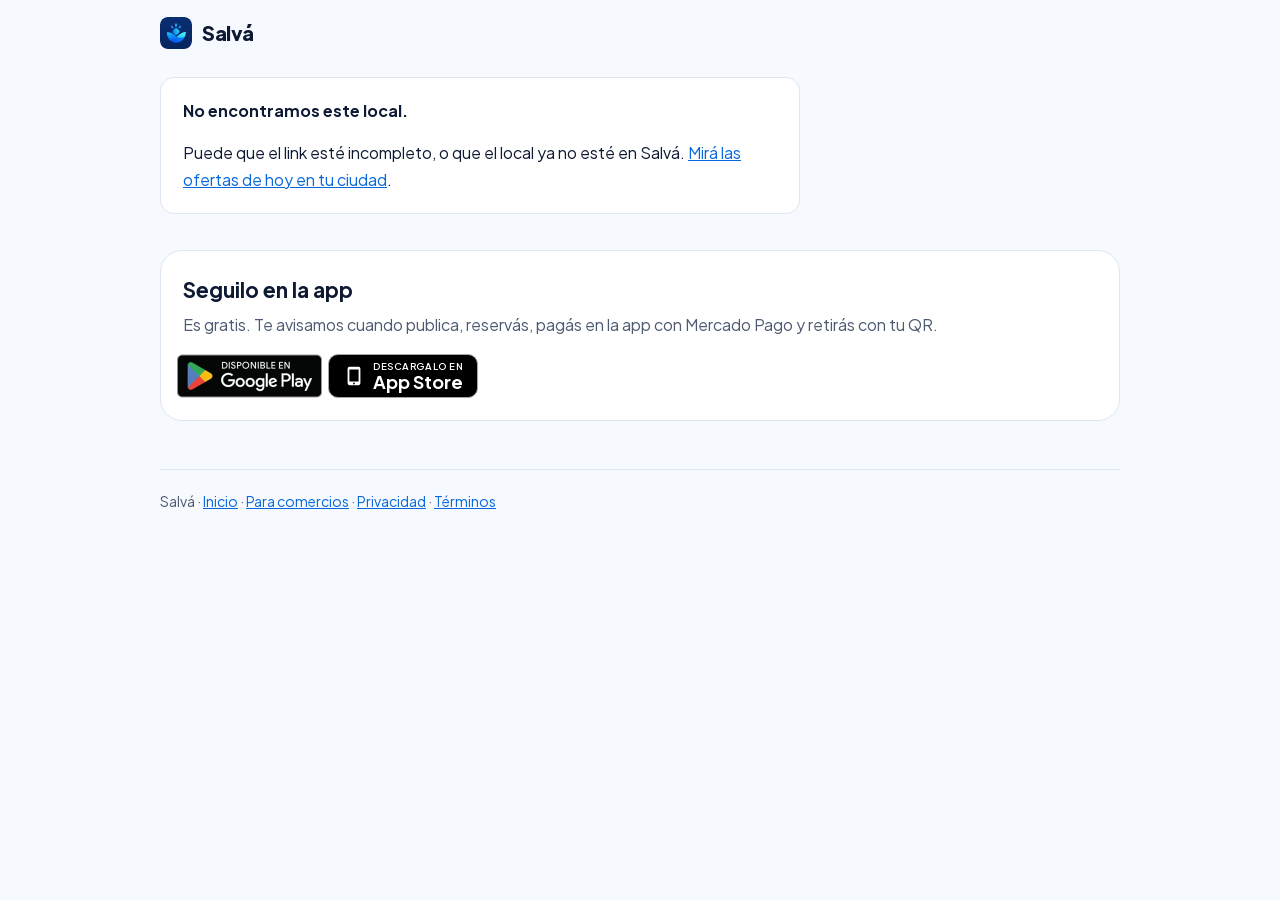
<file: comercio.html>
<!doctype html>
<html lang="es">
<head>
<meta charset="utf-8">
<meta name="viewport" content="width=device-width, initial-scale=1, viewport-fit=cover">
<title>Un comercio en Salvá</title>
<meta name="description" content="Publica en Salvá ofertas de lo que tiene vencimiento, a precio rebajado. Seguilo en la app, reservá y retirá en el local.">
<meta property="og:title" content="Este comercio está en Salvá">
<meta property="og:description" content="Publica ofertas de lo que tiene vencimiento, a precio rebajado. Reservalo en la app y retiralo en el local.">
<meta property="og:type" content="website">
<meta property="og:site_name" content="Salvá">
<meta property="og:locale" content="es_AR">
<meta property="og:image" content="https://salvaapp.com.ar/compartir.jpg">
<meta property="og:image:width" content="1024">
<meta property="og:image:height" content="500">
<meta name="twitter:card" content="summary_large_image">
<meta name="theme-color" content="#06245E">
<link rel="icon" href="/icono.png">
<link rel="apple-touch-icon" href="/apple-touch-icon.png">
<link rel="stylesheet" href="/estilo.css">
<link rel="stylesheet" href="/ofertas.css">
<!-- La dirección del App Store (window.SALVA_APP_STORE) vive en tiendas.js,
     y lo que comparte con hoy.html en ofertas.js. Con defer corren antes
     del DOMContentLoaded de abajo. -->
<script src="/tiendas.js" defer></script>
<script src="/ofertas.js" defer></script>
<script>
  // Esta página es el destino del link de un local y del QR del cartel que
  // el comercio pega en la caja. Trae el id del comercio.
  //
  // Las etiquetas de arriba son las genéricas: con el Worker de Cloudflare
  // delante (cloudflare/compartir en el repo de la app, 1020 y 1880) se
  // cambian por las de este local —nombre, foto, cuántas ofertas tiene— y
  // el local con sus ofertas llega ya puesto entre las marcas de
  // `contenido`, con sus datos de schema.org, para Google. Sin el Worker,
  // lo pide ofertas.js a `comercio_en_la_web`, que devuelve lo mismo que la
  // tienda del local muestra en la app sin cuenta.
  //
  // No se salta solo a la app: el QR lo escanea sobre todo gente que todavía
  // no la tiene, y un salto que falla deja la pantalla en blanco un segundo
  // antes de mostrar nada. El salto es el botón.
  var UUID = /^[0-9a-f]{8}-[0-9a-f]{4}-[0-9a-f]{4}-[0-9a-f]{4}-[0-9a-f]{12}$/i;

  document.addEventListener('DOMContentLoaded', function () {
    var S = window.SalvaOfertas;
    var contenido = document.getElementById('contenido');
    var id = (new URLSearchParams(location.search).get('id') || '').toLowerCase();
    var valido = UUID.test(id);

    // El id del local en el referrer: así se ve cuánta gente trae cada
    // cartel. La ficha de Apple no tiene referrer.
    var aPlay = S.play('comercio', valido ? id : '', location.search);
    var appStore = window.SALVA_APP_STORE || '';
    document.getElementById('play').href = aPlay;
    if (appStore) document.getElementById('appstore').href = appStore;
    else document.getElementById('appstore').hidden = true;
    var bajar = document.getElementById('bajar-fijo');
    bajar.href = S.IOS && appStore ? appStore : aPlay;
    if (S.IOS && !appStore) bajar.hidden = true;
    if (valido) {
      var abrir = S.abrirLaApp('comercio/' + encodeURIComponent(id), aPlay, S.ANDROID);
      ['abrir', 'abrir-fijo'].forEach(function (x) {
        var a = document.getElementById(x);
        a.href = abrir;
        a.hidden = false;
      });
    }

    function aviso(x) {
      contenido.innerHTML = '';
      document.getElementById(x).hidden = false;
    }

    if (contenido.querySelector('.servido')) return;
    if (!valido) { aviso('nosirve'); return; }

    S.rpc('comercio_en_la_web', { p_id: id })
      .then(function (r) {
        if (!r || !r.local) { aviso('nosirve'); return; }
        document.title = r.local.nombre + ' está en Salvá';
        contenido.innerHTML = S.contenidoDelLocal(r, location.origin, new Date(), S.fotoPublica);
      })
      // La base sin la 1880, o sin conexión: lo de siempre, que el local
      // está en Salvá y los botones.
      .catch(function () { aviso('generico'); });
  });
</script>
</head>
<body>
<div class="barra">
  <a class="marca" href="/"><img src="/icono.png" alt="">Salvá</a>
</div>
<main>
  <div id="contenido">
<!-- contenido -->
    <div aria-busy="true">
      <div class="portada cargando"></div>
      <ul class="grilla" style="margin-top:28px">
        <li class="oferta"><div class="foto"></div><div class="cuerpo">
          <div class="esqueleto" style="width:70%"></div><div class="esqueleto" style="width:45%"></div>
          <div class="esqueleto" style="width:30%;height:22px"></div></div></li>
      </ul>
    </div>
<!-- /contenido -->
  </div>

  <div id="generico" hidden>
    <header class="portada"><h1>Este comercio está en Salvá</h1>
    <p class="resumen">Publica ofertas de lo que tiene vencimiento, a precio rebajado.
    Seguilo en la app y enterate apenas publica: lo reservás, lo pagás y lo retirás en el local.</p></header>
  </div>

  <div class="tarjeta" id="nosirve" hidden>
    <p><strong>No encontramos este local.</strong></p>
    <p>Puede que el link esté incompleto, o que el local ya no esté en Salvá.
    <a href="/hoy">Mirá las ofertas de hoy en tu ciudad</a>.</p>
  </div>

  <section class="bajar" aria-labelledby="t-bajar">
    <h2 id="t-bajar">Seguilo en la app</h2>
    <p>Es gratis. Te avisamos cuando publica, reservás, pagás en la app con Mercado Pago y
    retirás con tu QR.</p>
    <div class="tiendas">
      <a class="tienda tienda-play" id="play" href="https://play.google.com/store/apps/details?id=com.oportia.salva">
        <img src="/img/google-play-es-290.webp" srcset="/img/google-play-es-290.webp 290w, /img/google-play-es.png 646w" sizes="145px" width="646" height="250" alt="Disponible en Google Play">
      </a>
      <a class="tienda tienda-ios" id="appstore" href="https://apps.apple.com/ar/app/id6832731397">
        <svg viewBox="0 0 24 24" aria-hidden="true"><path d="M7 2h10a2 2 0 0 1 2 2v16a2 2 0 0 1-2 2H7a2 2 0 0 1-2-2V4a2 2 0 0 1 2-2zm0 3v13h10V5H7zm5 14.2a1 1 0 1 0 0 2 1 1 0 0 0 0-2z"/></svg>
        <span><small>Descargalo en</small><b>App Store</b></span>
      </a>
    </div>
    <a class="boton borde abrir" id="abrir" hidden href="#">Ya tengo la app: abrir</a>
  </section>
</main>
<div class="pie-fijo">
  <a class="boton lleno" id="bajar-fijo" href="https://play.google.com/store/apps/details?id=com.oportia.salva">Bajar la app</a>
  <a class="boton borde" id="abrir-fijo" hidden href="#">Abrir en la app</a>
</div>
<footer>Salvá · <a href="/">Inicio</a> · <a href="/para-comercios.html">Para comercios</a> · <a href="/privacidad.html">Privacidad</a> · <a href="/terminos.html">Términos</a></footer>
</body>
</html>
</file>
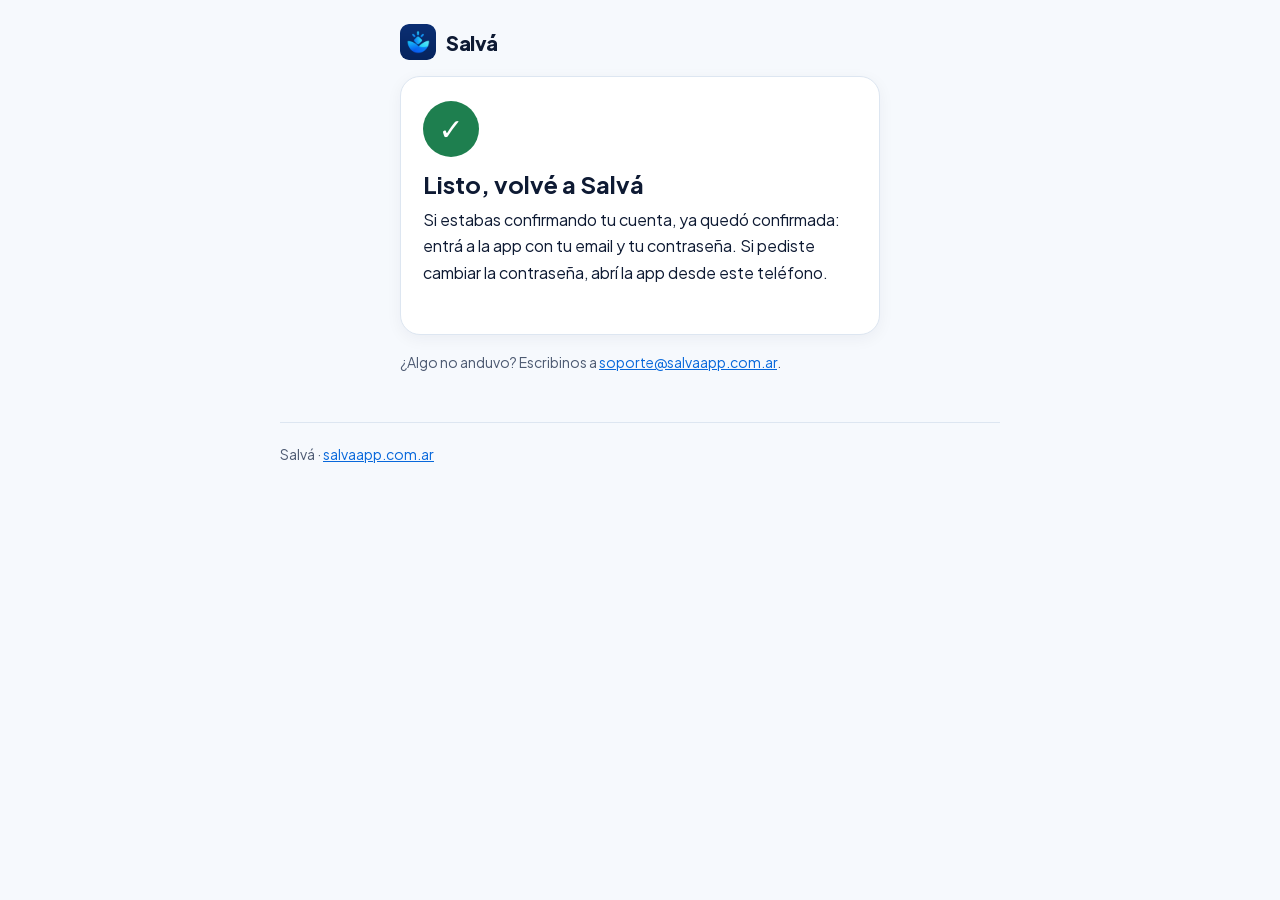
<file: cuenta.html>
<!doctype html>
<html lang="es">
<head>
<meta charset="utf-8">
<meta name="viewport" content="width=device-width, initial-scale=1">
<meta name="robots" content="noindex">
<meta name="color-scheme" content="light dark">
<meta name="theme-color" content="#06245E">
<title>Salvá · Tu cuenta</title>
<link rel="icon" href="img/logo-mail.png">
<link rel="stylesheet" href="estilo.css">
<style>
  /* Los colores de la app (Azul Salvá), como oferta.html. */
  :root {
    --primario: #0868DB; --marino: #06245E; --sobre-primario: #fff;
    --tinta: #0E1A33; --tinta-suave: #4D5A72; --fondo: #F6F9FD;
    --papel: #FFFFFF; --borde: #DDE6F1; --alt: #EEF4FB; --ok: #1E7F4F;
  }
  @media (prefers-color-scheme: dark) {
    :root {
      --primario: #4AA3FF; --marino: #A9D4FF; --sobre-primario: #04122B;
      --tinta: #E8EEF7; --tinta-suave: #A3B0C4; --fondo: #0A1328;
      --papel: #111D36; --borde: #24324F; --alt: #182643; --ok: #45C08A;
    }
  }
  body { background: var(--fondo); color: var(--tinta); }
  main { max-width: 480px; }
  .marca { display: flex; align-items: center; gap: 10px; margin: 24px 0 8px;
           font-weight: 800; font-size: 20px; color: var(--tinta); text-decoration: none; }
  .marca img { width: 36px; height: 36px; border-radius: 9px; }
  .tarjeta { background: var(--papel); border: 1px solid var(--borde); border-radius: 20px;
             padding: 24px 22px; box-shadow: 0 4px 16px rgba(14,26,51,.05); }
  .sello { width: 56px; height: 56px; border-radius: 50%; display: grid; place-items: center;
           background: var(--ok); color: #fff; font-size: 30px; font-weight: 800; margin: 0 0 12px; }
  .sello.aviso { background: var(--alt); color: var(--tinta-suave); }
  h1 { font-size: 24px; line-height: 1.25; margin: 0 0 8px; }
  .botones { display: grid; gap: 10px; margin: 20px 0 4px; }
  .boton { display: block; text-align: center; padding: 14px 16px; border-radius: 14px;
           font-weight: 700; text-decoration: none; font-size: 16px; }
  .boton.lleno { background: var(--primario); color: var(--sobre-primario); }
  .boton.borde { border: 1px solid var(--borde); color: var(--primario); background: var(--papel); }
  .nota { font-size: 14px; color: var(--tinta-suave); margin: 12px 0 0; }
  [hidden] { display: none !important; }
</style>
</head>
<body>
<!--
  Acá llegan los links de los emails de cuenta (confirmar el registro y
  recuperar la contraseña), con el código de un solo uso que da Supabase.

  Antes la página saltaba a `salva://` desde el <head>, antes de dibujar
  nada. Si el navegador no seguía el salto (Chrome lo frena sin un toque, una
  computadora no tiene la app) o la app tardaba en abrir, la pantalla quedaba
  vacía; con el teléfono en modo oscuro, negra. Así lo vio el dueño al
  confirmar su cuenta, como ya había pasado con oferta.html. Ahora el
  contenido se dibuja primero y el salto es un intento después, con el
  botón a mano.

  La confirmación del alta ya pasó cuando se llega acá: Supabase marca el
  email como confirmado al abrir el link, antes de redirigir. Por eso, en un
  alta, la página puede decir "tu cuenta está confirmada" aunque la app no se
  abra: con email y contraseña se entra igual. El código sólo hace falta para
  entrar sin escribirlos, y sólo sirve en el teléfono que pidió el email.

  `tipo` lo agrega la app al pedir el email (`?tipo=alta` o `?tipo=clave`).
  Las versiones anteriores no lo mandan: sin él, el texto sirve para los dos.
-->
<main>
  <a class="marca" href="https://salvaapp.com.ar/">
    <img src="img/logo-mail.png" alt="" width="36" height="36">Salvá
  </a>

  <div class="tarjeta" id="alta" hidden>
    <div class="sello" aria-hidden="true">&#10003;</div>
    <h1>Listo, tu cuenta está confirmada</h1>
    <p style="margin:0">Volvé a la app para ver las ofertas que los comercios publican.</p>
    <div class="botones">
      <a class="boton lleno" data-abrir href="salva://cuenta">Abrir Salvá</a>
    </div>
    <p class="nota">¿No se abrió o estás en la computadora? No pasa nada: abrí Salvá en tu teléfono
      y entrá con tu email y tu contraseña.</p>
  </div>

  <div class="tarjeta" id="clave" hidden>
    <h1>Volvé a Salvá para elegir tu contraseña</h1>
    <p style="margin:0">Tocá el botón y la app te pide la contraseña nueva.</p>
    <div class="botones">
      <a class="boton lleno" data-abrir href="salva://cuenta">Abrir Salvá</a>
    </div>
    <p class="nota">Este link funciona en el teléfono donde pediste el email. Si lo abriste en una
      computadora, abrilo desde el email en tu teléfono.</p>
  </div>

  <div class="tarjeta" id="general" hidden>
    <div class="sello" aria-hidden="true">&#10003;</div>
    <h1>Listo, volvé a Salvá</h1>
    <p style="margin:0">Si estabas confirmando tu cuenta, ya quedó confirmada: entrá a la app con tu
      email y tu contraseña. Si pediste cambiar la contraseña, abrí la app desde este teléfono.</p>
    <div class="botones">
      <a class="boton lleno" data-abrir href="salva://cuenta">Abrir Salvá</a>
    </div>
  </div>

  <div class="tarjeta" id="vencido" hidden>
    <div class="sello aviso" aria-hidden="true">!</div>
    <h1>Este link ya no sirve</h1>
    <p style="margin:0">Se usó o pasó demasiado tiempo. Si ya habías confirmado tu cuenta, entrá a
      la app con tu email y tu contraseña.</p>
    <p class="nota">Si todavía no la confirmaste, pedí otro link desde la pantalla
      <em>Revisá tu email</em> de la app. Para la contraseña, en <em>¿Olvidaste tu contraseña?</em></p>
    <div class="botones">
      <a class="boton borde" data-abrir href="salva://cuenta">Abrir Salvá</a>
    </div>
  </div>

  <div class="botones" id="bajar" hidden>
    <a class="boton borde" id="app-store" href="#">¿No tenés la app? Bajala del App Store</a>
  </div>
  <p class="nota">¿Algo no anduvo? Escribinos a
    <a href="mailto:soporte@salvaapp.com.ar">soporte@salvaapp.com.ar</a>.</p>
</main>
<footer>Salvá · <a href="https://salvaapp.com.ar/">salvaapp.com.ar</a></footer>
<!-- La dirección del App Store (window.SALVA_APP_STORE) vive en tiendas.js. -->
<script src="tiendas.js"></script>
<script>
  (function () {
    var p = new URLSearchParams(location.search);
    var h = new URLSearchParams(location.hash.replace(/^#/, ''));
    var error = p.get('error_description') || h.get('error_description') ||
                p.get('error') || h.get('error');
    var tipo = p.get('tipo');
    var android = /Android/i.test(navigator.userAgent);
    // Los iPad nuevos se presentan como Mac: sin la pantalla táctil en la
    // cuenta, un iPad con la app no tenía botón para abrirla (las demás
    // páginas ya lo miran así).
    var telefono = android || /iPhone|iPad|iPod/i.test(navigator.userAgent) ||
      (/Macintosh/i.test(navigator.userAgent) && navigator.maxTouchPoints > 1);

    // Lo que la app necesita es lo que vino de Supabase, sin `tipo`.
    var resto = new URLSearchParams(location.search);
    resto.delete('tipo');
    var consulta = resto.toString();
    // El hash se vuelve a armar desde sus parámetros, no se copia crudo:
    // pegado tal cual adentro del `intent://`, un `#Intent;…;end` propio en
    // el link le ganaba al nuestro y podía abrir otra app con la sesión.
    // Rearmado, `#` y `;` salen codificados.
    var hash = h.toString();
    var camino = 'cuenta' + (consulta ? '?' + consulta : '') + (hash ? '#' + hash : '');
    // En Android, `intent:` abre la app si está y, si no, Play: un
    // `salva://` sin la app no hace nada y deja a la persona mirando.
    var destino = android
      ? 'intent://' + camino + '#Intent;scheme=salva;package=com.oportia.salva;' +
        'S.browser_fallback_url=' +
        encodeURIComponent('https://play.google.com/store/apps/details?id=com.oportia.salva') + ';end'
      : 'salva://' + camino;

    var tarjeta = error ? 'vencido' : tipo === 'alta' ? 'alta' : tipo === 'clave' ? 'clave' : 'general';
    document.getElementById(tarjeta).hidden = false;
    // Sólo en iPhone: en Android el `intent:` ya cae en Play si no está la
    // app. Sin la dirección del App Store (tiendas.js no cargó), sin botón.
    var appStore = window.SALVA_APP_STORE || '';
    document.getElementById('app-store').href = appStore;
    document.getElementById('bajar').hidden = !telefono || android || !appStore;
    var botones = document.querySelectorAll('[data-abrir]');
    for (var i = 0; i < botones.length; i++) {
      botones[i].href = destino;
      // En una computadora no hay app que abrir: el botón sólo confunde.
      if (!telefono) botones[i].hidden = true;
    }

    // Un intento solo, después de que la página ya se ve, y nunca con un
    // link vencido: ahí no hay código que llevar. Si el navegador lo frena,
    // la página ya está a la vista con su botón.
    if (!error && telefono) {
      setTimeout(function () {
        try { location.href = destino; } catch (e) {}
      }, 700);
    }
  })();
</script>
</body>
</html>
</file>
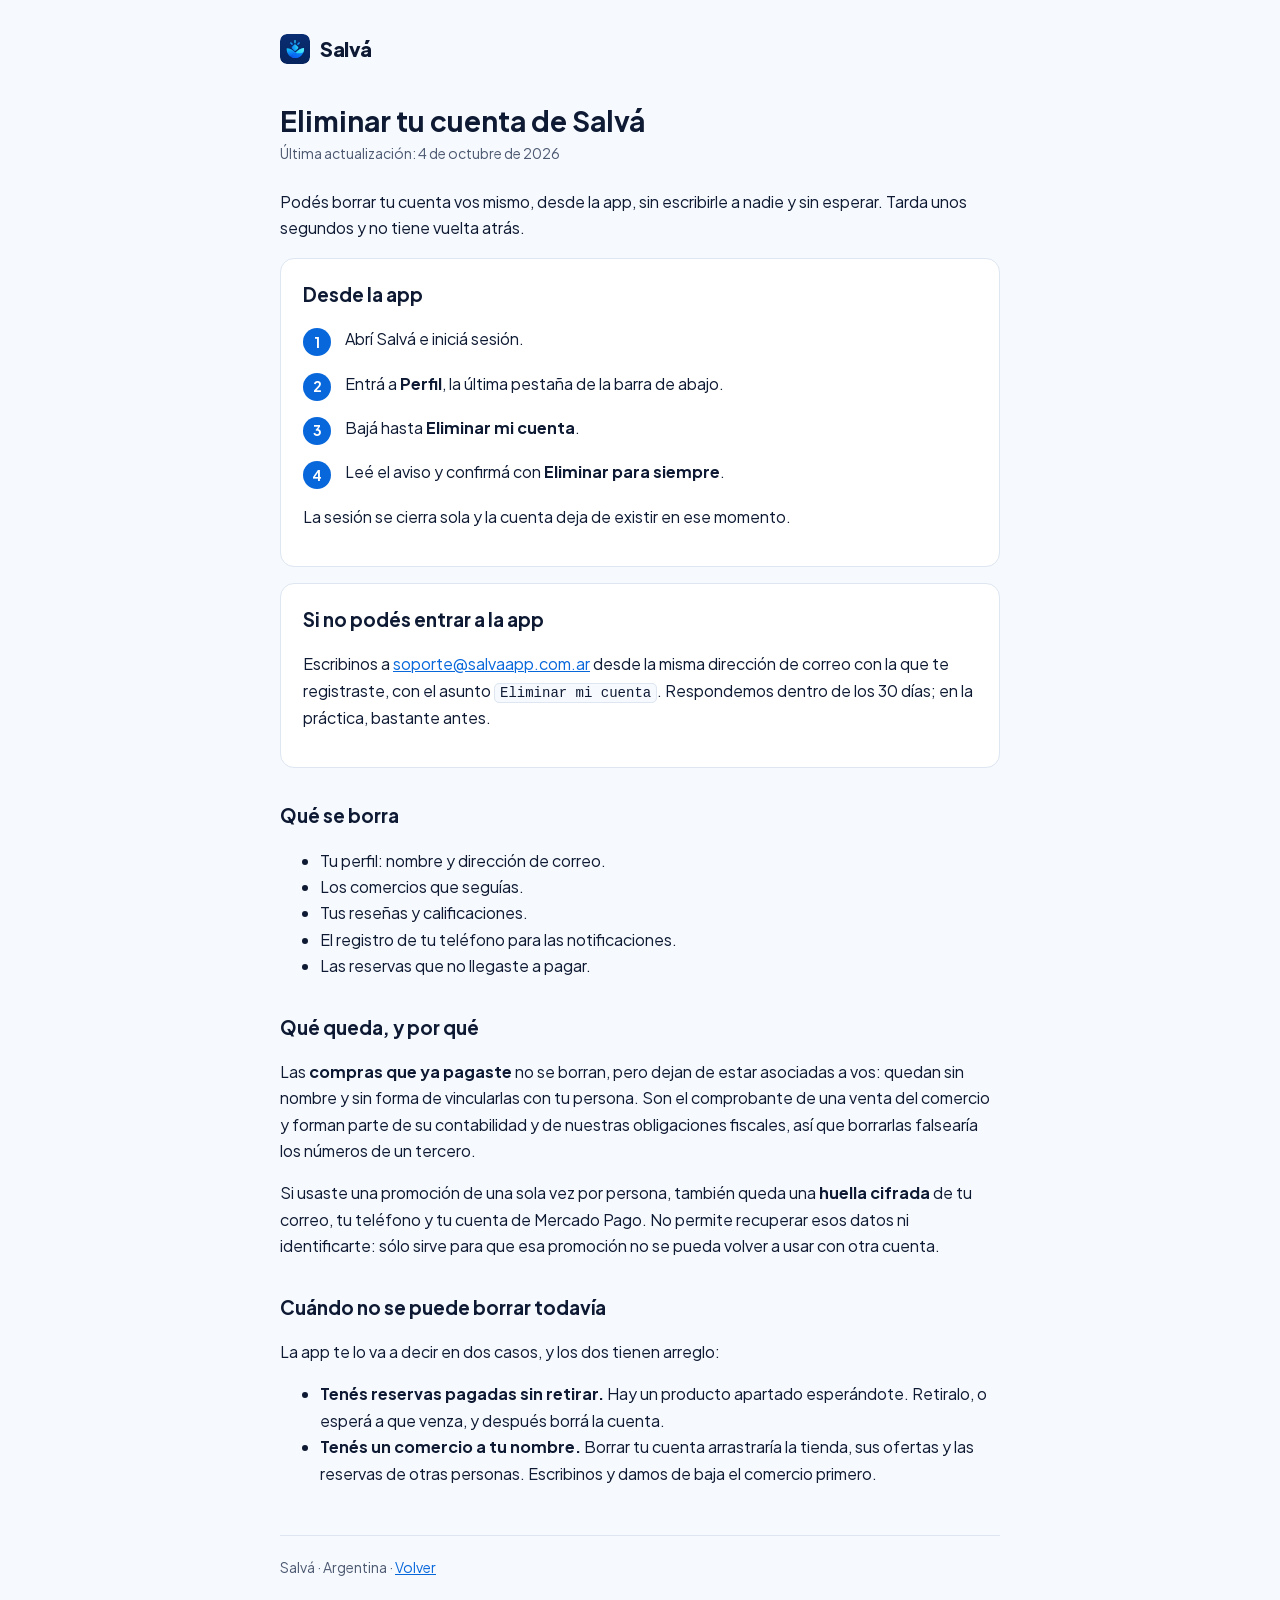
<file: eliminar-cuenta.html>
<!doctype html>
<html lang="es">
<head>
<meta charset="utf-8">
<meta name="viewport" content="width=device-width, initial-scale=1">
<title>Eliminar tu cuenta — Salvá</title>
<meta name="description" content="Cómo borrar tu cuenta de Salvá desde la app o pidiéndolo por mail, y qué pasa con tus datos.">
<link rel="canonical" href="https://salvaapp.com.ar/eliminar-cuenta.html">
<!-- Para que el link pegado en WhatsApp o en un mail muestre qué es, con la
     marca, y no la dirección pelada: se comparten (soporte manda la de
     eliminar la cuenta, Play y los comercios leen las otras). -->
<meta property="og:site_name" content="Salvá">
<meta property="og:locale" content="es_AR">
<meta property="og:type" content="website">
<meta property="og:url" content="https://salvaapp.com.ar/eliminar-cuenta.html">
<meta property="og:title" content="Eliminar tu cuenta · Salvá">
<meta property="og:description" content="Cómo borrar tu cuenta de Salvá desde la app o pidiéndolo por mail, y qué pasa con tus datos.">
<meta property="og:image" content="https://salvaapp.com.ar/img/og.png">
<meta property="og:image:width" content="1200">
<meta property="og:image:height" content="630">
<meta property="og:image:alt" content="Salvá. Dale otra oportunidad.">
<meta name="twitter:card" content="summary_large_image">
<link rel="icon" href="favicon.ico" sizes="any">
<link rel="icon" href="favicon.svg" type="image/svg+xml">
<link rel="stylesheet" href="estilo.css">
</head>
<body>
<header><a class="marca" href="./"><img src="favicon.svg" alt="" width="30" height="30"> Salvá</a></header>
<main>
  <h1>Eliminar tu cuenta de Salvá</h1>
  <p class="fecha">Última actualización: 4 de octubre de 2026</p>

  <p>Podés borrar tu cuenta vos mismo, desde la app, sin escribirle a nadie y
  sin esperar. Tarda unos segundos y no tiene vuelta atrás.</p>

  <div class="tarjeta">
    <h2 style="margin-top:0">Desde la app</h2>
    <ol class="pasos">
      <li>Abrí Salvá e iniciá sesión.</li>
      <li>Entrá a <strong>Perfil</strong>, la última pestaña de la barra de abajo.</li>
      <li>Bajá hasta <strong>Eliminar mi cuenta</strong>.</li>
      <li>Leé el aviso y confirmá con <strong>Eliminar para siempre</strong>.</li>
    </ol>
    <p>La sesión se cierra sola y la cuenta deja de existir en ese momento.</p>
  </div>

  <div class="tarjeta">
    <h2 style="margin-top:0">Si no podés entrar a la app</h2>
    <p>Escribinos a <a href="mailto:soporte@salvaapp.com.ar">soporte@salvaapp.com.ar</a>
    desde la misma dirección de correo con la que te registraste, con el asunto
    <code>Eliminar mi cuenta</code>. Respondemos dentro de los 30 días; en la
    práctica, bastante antes.</p>
  </div>

  <h2>Qué se borra</h2>
  <ul>
    <li>Tu perfil: nombre y dirección de correo.</li>
    <li>Los comercios que seguías.</li>
    <li>Tus reseñas y calificaciones.</li>
    <li>El registro de tu teléfono para las notificaciones.</li>
    <li>Las reservas que no llegaste a pagar.</li>
  </ul>

  <h2>Qué queda, y por qué</h2>
  <p>Las <strong>compras que ya pagaste</strong> no se borran, pero dejan de
  estar asociadas a vos: quedan sin nombre y sin forma de vincularlas con tu
  persona. Son el comprobante de una venta del comercio y forman parte de su
  contabilidad y de nuestras obligaciones fiscales, así que borrarlas
  falsearía los números de un tercero.</p>
  <p>Si usaste una promoción de una sola vez por persona, también queda una
  <strong>huella cifrada</strong> de tu correo, tu teléfono y tu cuenta de
  Mercado Pago. No permite recuperar esos datos ni identificarte: sólo sirve
  para que esa promoción no se pueda volver a usar con otra cuenta.</p>

  <h2>Cuándo no se puede borrar todavía</h2>
  <p>La app te lo va a decir en dos casos, y los dos tienen arreglo:</p>
  <ul>
    <li><strong>Tenés reservas pagadas sin retirar.</strong> Hay un producto
    apartado esperándote. Retiralo, o esperá a que venza, y después borrá la
    cuenta.</li>
    <li><strong>Tenés un comercio a tu nombre.</strong> Borrar tu cuenta
    arrastraría la tienda, sus ofertas y las reservas de otras personas.
    Escribinos y damos de baja el comercio primero.</li>
  </ul>
</main>
<footer>Salvá · Argentina · <a href="./">Volver</a></footer>
</body>
</html>
</file>
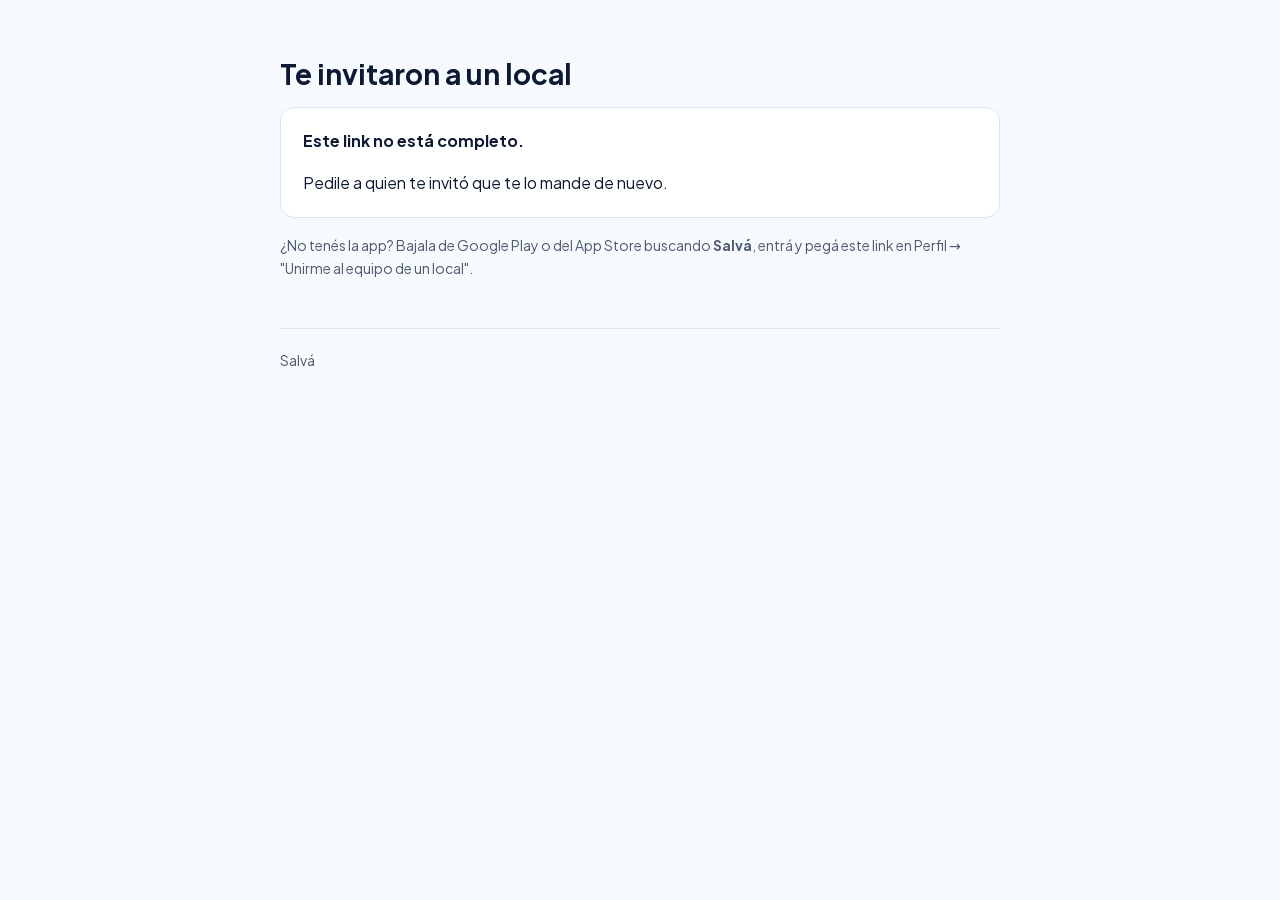
<file: equipo.html>
<!doctype html>
<html lang="es">
<head>
<meta charset="utf-8">
<meta name="viewport" content="width=device-width, initial-scale=1">
<!-- El token va después del #: no viaja al servidor ni a la vista previa. -->
<meta name="robots" content="noindex">
<meta name="referrer" content="no-referrer">
<title>Invitación a un local · Salvá</title>
<!-- La misma tarjeta que oferta.html: sin og:image, WhatsApp mostraba el
     link pelado, sin el logo, y parecía cualquier cosa. El texto sirve para
     las dos invitaciones que usan esta página: sumarse al equipo y recibir
     el local que dejó cargado un vendedor de Salvá. -->
<meta property="og:site_name" content="Salvá">
<meta property="og:locale" content="es_AR">
<meta property="og:type" content="website">
<meta property="og:title" content="Te invitaron a un local en Salvá">
<meta property="og:description" content="Tocá el link desde el teléfono para sumarte con tu cuenta. Si no tenés la app, te decimos cómo bajarla.">
<meta property="og:image" content="https://salvaapp.com.ar/compartir.jpg">
<meta property="og:image:width" content="1024">
<meta property="og:image:height" content="500">
<meta property="og:image:alt" content="Salvá. Dale otra oportunidad.">
<meta name="twitter:card" content="summary_large_image">
<link rel="stylesheet" href="estilo.css">
<script>
  document.addEventListener('DOMContentLoaded', function () {
    var token = location.hash.replace(/^#/, '');
    if (!/^[0-9a-f]{48}$/.test(token)) { document.getElementById('nosirve').hidden = false; return; }
    var abrir = document.getElementById('abrir');
    abrir.href = 'salva://equipo?t=' + token;
    document.getElementById('invitacion').hidden = false;
    // Con la app instalada se abre sola; si no, queda la página.
    location.href = abrir.href;
  });
</script>
</head>
<body>
<main>
  <h1 style="margin-top:56px">Te invitaron a un local</h1>

  <div class="tarjeta" id="invitacion" hidden>
    <p style="margin-top:0">Te sumaron a un local de Salvá: a su equipo, o
    para que te quedes con el local que te dejaron cargado. Abrí la
    invitación en la app: ahí ves de qué local es, y la aceptás con tu
    cuenta (si no tenés, la creás).</p>
    <p style="margin-bottom:0"><a class="boton-app" id="abrir" href="#">Abrir en la app</a></p>
  </div>

  <div class="tarjeta" id="nosirve" hidden>
    <p style="margin-top:0"><strong>Este link no está completo.</strong></p>
    <p style="margin-bottom:0">Pedile a quien te invitó que te lo mande de nuevo.</p>
  </div>

  <p style="color:var(--tinta-suave);font-size:14px">
    ¿No tenés la app? Bajala de Google Play o del App Store buscando
    <strong>Salvá</strong>, entrá y pegá este link en Perfil → "Unirme al
    equipo de un local".</p>
</main>
<footer>Salvá</footer>
</body>
</html>
</file>
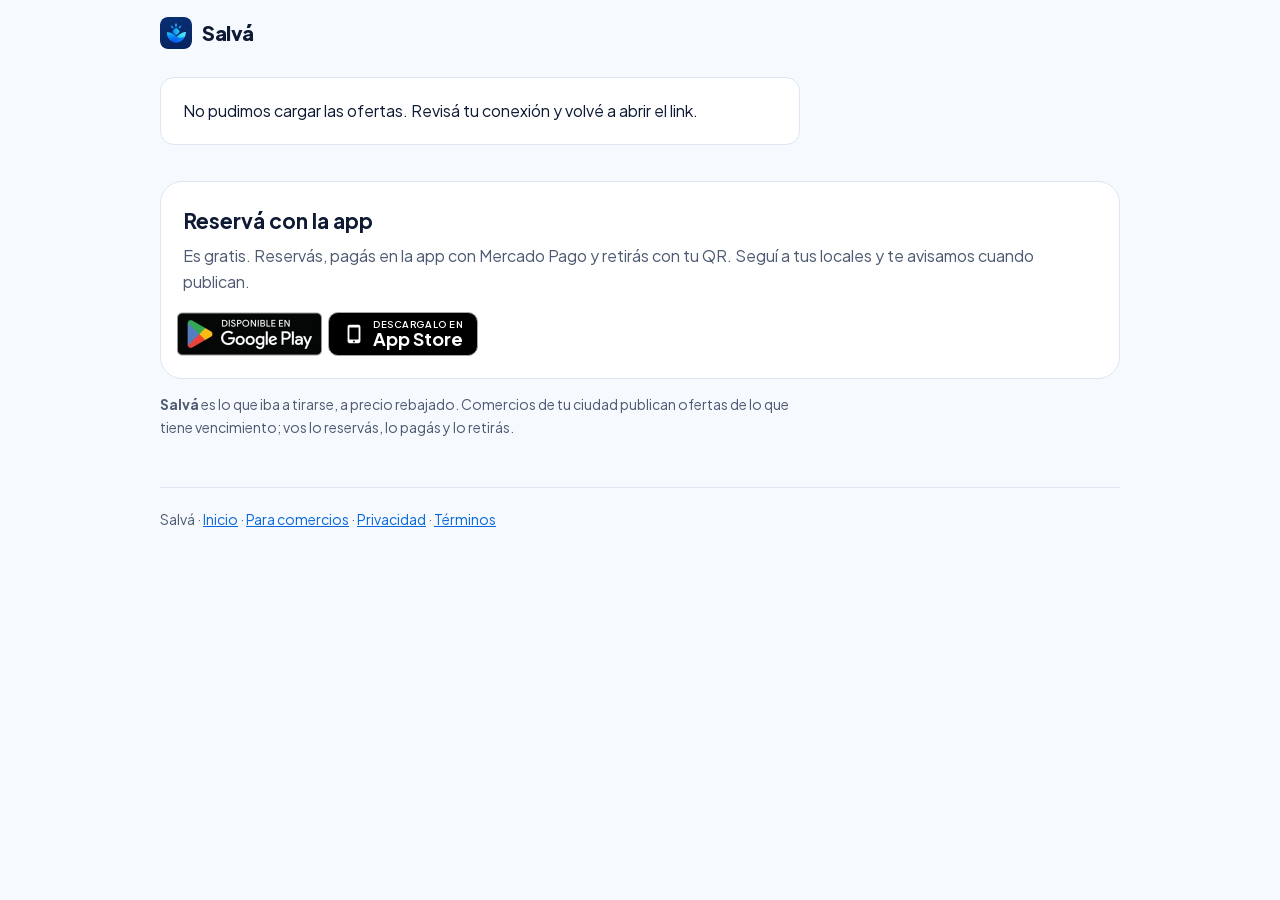
<file: hoy.html>
<!doctype html>
<html lang="es">
<head>
<meta charset="utf-8">
<meta name="viewport" content="width=device-width, initial-scale=1, viewport-fit=cover">
<title>Las ofertas de hoy en Salvá</title>
<meta name="description" content="Lo que iba a tirarse, a precio rebajado, en los comercios de tu ciudad. Mirá las ofertas de hoy, reservalas en la app y retiralas en el local.">
<!-- Open Graph: lo que muestra WhatsApp al pegar el link.
     Éstas son las genéricas. Con el Worker de Cloudflare delante
     (cloudflare/compartir en el repo de la app, 1431 y 1880) se reemplazan
     por las de la ciudad —"12 ofertas hoy en Tandil", con la fecha—, se
     suman la dirección canónica (`/hoy/tandil`) y los datos de schema.org,
     y la lista de ofertas y locales llega ya puesta entre las marcas de
     `contenido`, para Google y para quien abre el link. Sin el Worker,
     quedan éstas y la lista la arma ofertas.js. -->
<meta property="og:site_name" content="Salvá">
<meta property="og:locale" content="es_AR">
<meta property="og:type" content="website">
<meta property="og:title" content="Las ofertas de hoy en Salvá">
<meta property="og:description" content="Lo que iba a tirarse, a precio rebajado, en los comercios de tu ciudad. Tocá para ver qué hay hoy.">
<meta property="og:image" content="https://salvaapp.com.ar/compartir.jpg">
<meta property="og:image:width" content="1024">
<meta property="og:image:height" content="500">
<meta property="og:image:alt" content="Salvá. Dale otra oportunidad.">
<meta name="twitter:card" content="summary_large_image">
<meta name="theme-color" content="#06245E">
<!-- Todo con la barra adelante: la página también se sirve como
     `/hoy/tandil`, y ahí `estilo.css` sin barra sería `/hoy/estilo.css`. -->
<link rel="icon" href="/icono.png">
<link rel="apple-touch-icon" href="/apple-touch-icon.png">
<link rel="stylesheet" href="/estilo.css">
<link rel="stylesheet" href="/ofertas.css">
<!-- La dirección del App Store (window.SALVA_APP_STORE) vive en tiendas.js,
     y lo que comparte con comercio.html en ofertas.js. Con defer corren
     antes del DOMContentLoaded de abajo. -->
<script src="/tiendas.js" defer></script>
<script src="/ofertas.js" defer></script>
<script>
  // Las ofertas de hoy de una ciudad (1431 y 1880 en el repo de la app).
  //
  // Dos direcciones, la misma página: `hoy.html?ciudad=<slug>`, la que manda
  // la app al compartir y que tiene que seguir andando, y `/hoy/<slug>`, la
  // linda, para la bio de Instagram y la prensa, que resuelve el Worker.
  //
  // Lee `ofertas_de_hoy_en_la_web` con la clave pública, que sólo devuelve
  // lo que el feed ya muestra sin cuenta: las ofertas y los locales de la
  // ciudad. Si el Worker ya puso la lista (`.servido`), no la vuelve a
  // pedir: tiene cinco minutos, y cada oferta se abre en su página, que mira
  // lo de ahora.
  //
  // Sin ciudad (`/hoy` solo), la lista de ciudades para elegir.
  document.addEventListener('DOMContentLoaded', function () {
    var S = window.SalvaOfertas;
    var contenido = document.getElementById('contenido');
    var desdeLaDireccion = /^\/hoy\/([^/]+)\/?$/.exec(location.pathname);
    var slug = ((desdeLaDireccion ? decodeURIComponent(desdeLaDireccion[1])
      : new URLSearchParams(location.search).get('ciudad')) || '').trim().toLowerCase();
    var valido = /^[a-z0-9-]{1,60}$/.test(slug);

    // Las tiendas: Play con el referrer, el App Store de tiendas.js.
    var aPlay = S.play('hoy', valido ? slug : '', location.search);
    var appStore = window.SALVA_APP_STORE || '';
    document.getElementById('play').href = aPlay;
    if (appStore) document.getElementById('appstore').href = appStore;
    else document.getElementById('appstore').hidden = true;
    var bajar = document.getElementById('bajar-fijo');
    bajar.href = S.IOS && appStore ? appStore : aPlay;
    if (S.IOS && !appStore) bajar.hidden = true;
    if (valido) {
      var abrir = S.abrirLaApp('hoy/' + encodeURIComponent(slug), aPlay, S.ANDROID);
      ['abrir', 'abrir-fijo'].forEach(function (id) {
        var a = document.getElementById(id);
        a.href = abrir;
        a.hidden = false;
      });
    }

    function poner(html) { contenido.innerHTML = html; }
    function aviso(id) {
      poner('');
      document.getElementById(id).hidden = false;
    }

    if (contenido.querySelector('.servido')) return;

    if (!slug) {
      // Las ciudades se leen sin cuenta (política `cities_read_public`).
      S.leer('cities', 'select=slug,name,disponible&is_active=eq.true&order=disponible.desc,orden,name')
        .then(function (ciudades) {
          if (!ciudades.length) { aviso('error'); return; }
          poner('<header class="portada"><p class="antetitulo">Salvá</p>' +
            '<h1>Las ofertas de hoy en tu ciudad</h1>' +
            '<p class="resumen">Elegí tu ciudad y mirá lo que publicaron hoy los comercios.</p></header>' +
            '<ul class="ciudades">' + ciudades.map(function (c) {
              return '<li><a href="/hoy/' + S.escapar(c.slug) + '">' + S.escapar(c.name) +
                (c.disponible ? '' : ' <span class="tenue">· próximamente</span>') + '</a></li>';
            }).join('') + '</ul>');
        })
        .catch(function () { aviso('error'); });
      return;
    }
    if (!valido) { aviso('nosirve'); return; }

    S.rpc('ofertas_de_hoy_en_la_web', { p_ciudad: slug })
      .then(function (r) {
        if (!r || !r.ciudad) { aviso('nosirve'); return; }
        document.title = r.ciudad.disponible
          ? 'Las ofertas de hoy en ' + r.ciudad.nombre + ' · Salvá'
          : 'Salvá en ' + r.ciudad.nombre;
        poner(S.contenidoDeCiudad(r, location.origin, new Date(), S.fotoPublica));
      })
      .catch(function () { aviso('error'); });
  });
</script>
</head>
<body>
<div class="barra">
  <a class="marca" href="/"><img src="/icono.png" alt="">Salvá</a>
</div>
<main>
  <div id="contenido">
<!-- contenido -->
    <div aria-busy="true">
      <div class="portada cargando"></div>
      <ul class="grilla" style="margin-top:28px">
        <li class="oferta"><div class="foto"></div><div class="cuerpo">
          <div class="esqueleto" style="width:70%"></div><div class="esqueleto" style="width:45%"></div>
          <div class="esqueleto" style="width:30%;height:22px"></div></div></li>
        <li class="oferta"><div class="foto"></div><div class="cuerpo">
          <div class="esqueleto" style="width:60%"></div><div class="esqueleto" style="width:40%"></div>
          <div class="esqueleto" style="width:30%;height:22px"></div></div></li>
      </ul>
    </div>
<!-- /contenido -->
  </div>

  <div class="tarjeta" id="nosirve" hidden>
    <p><strong>No encontramos esa ciudad.</strong></p>
    <p>Puede que el link esté incompleto. <a href="/hoy">Mirá las ciudades donde está Salvá</a>,
    o bajá la app: si todavía no llegamos a la tuya, podés pedirla.</p>
  </div>

  <div class="tarjeta" id="error" hidden>
    <p>No pudimos cargar las ofertas. Revisá tu conexión y volvé a abrir el link.</p>
  </div>

  <section class="bajar" aria-labelledby="t-bajar">
    <h2 id="t-bajar">Reservá con la app</h2>
    <p>Es gratis. Reservás, pagás en la app con Mercado Pago y retirás con tu QR. Seguí a tus
    locales y te avisamos cuando publican.</p>
    <div class="tiendas">
      <a class="tienda tienda-play" id="play" href="https://play.google.com/store/apps/details?id=com.oportia.salva">
        <img src="/img/google-play-es-290.webp" srcset="/img/google-play-es-290.webp 290w, /img/google-play-es.png 646w" sizes="145px" width="646" height="250" alt="Disponible en Google Play">
      </a>
      <a class="tienda tienda-ios" id="appstore" href="https://apps.apple.com/ar/app/id6832731397">
        <svg viewBox="0 0 24 24" aria-hidden="true"><path d="M7 2h10a2 2 0 0 1 2 2v16a2 2 0 0 1-2 2H7a2 2 0 0 1-2-2V4a2 2 0 0 1 2-2zm0 3v13h10V5H7zm5 14.2a1 1 0 1 0 0 2 1 1 0 0 0 0-2z"/></svg>
        <span><small>Descargalo en</small><b>App Store</b></span>
      </a>
    </div>
    <a class="boton borde abrir" id="abrir" hidden href="#">Ya tengo la app: abrir</a>
  </section>
  <p class="nota"><strong>Salvá</strong> es lo que iba a tirarse, a precio
  rebajado. Comercios de tu ciudad publican ofertas de lo que tiene
  vencimiento; vos lo reservás, lo pagás y lo retirás.</p>
</main>
<div class="pie-fijo">
  <a class="boton lleno" id="bajar-fijo" href="https://play.google.com/store/apps/details?id=com.oportia.salva">Bajar la app</a>
  <a class="boton borde" id="abrir-fijo" hidden href="#">Abrir en la app</a>
</div>
<footer>Salvá · <a href="/">Inicio</a> · <a href="/para-comercios.html">Para comercios</a> · <a href="/privacidad.html">Privacidad</a> · <a href="/terminos.html">Términos</a></footer>
</body>
</html>
</file>
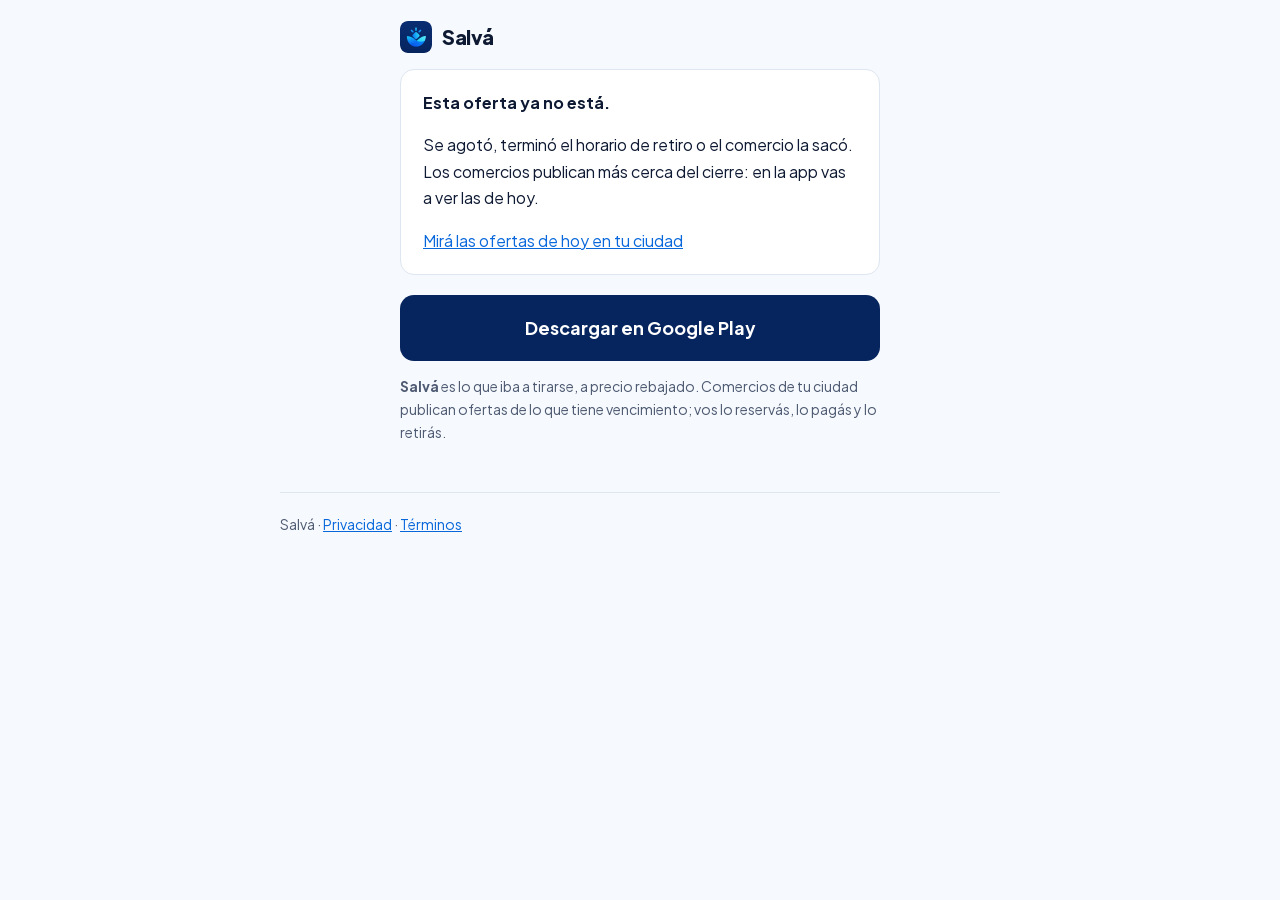
<file: oferta.html>
<!doctype html>
<html lang="es">
<head>
<meta charset="utf-8">
<meta name="viewport" content="width=device-width, initial-scale=1">
<title>Una oferta en Salvá</title>
<meta name="description" content="Lo que iba a tirarse, a precio rebajado, en comercios cerca tuyo. Reservala en la app y retirala en el local.">
<!-- Open Graph: lo que muestra WhatsApp al pegar el link.
     Éstas son las genéricas. Con el Worker de Cloudflare delante
     (cloudflare/compartir en el repo de la app, 1020), se reemplazan por las
     de cada oferta —foto, precio, horario— antes de que lleguen al robot de
     WhatsApp, que no corre JavaScript. Sin el Worker, quedan éstas. -->
<meta property="og:site_name" content="Salvá">
<meta property="og:locale" content="es_AR">
<meta property="og:type" content="website">
<meta property="og:title" content="Te comparten una oferta en Salvá">
<meta property="og:description" content="Lo que iba a tirarse, a precio rebajado, en comercios cerca tuyo. Tocá para ver qué es, cuánto sale y hasta qué hora se retira.">
<meta property="og:image" content="https://salvaapp.com.ar/compartir.jpg">
<meta property="og:image:width" content="1024">
<meta property="og:image:height" content="500">
<meta property="og:image:alt" content="Salvá. Dale otra oportunidad.">
<meta name="twitter:card" content="summary_large_image">
<meta name="theme-color" content="#06245E">
<link rel="icon" href="icono.png">
<link rel="stylesheet" href="estilo.css">
<!-- La dirección del App Store (window.SALVA_APP_STORE) vive en tiendas.js;
     el precio, el horario de retiro y la foto de ejemplo, en ofertas.js,
     para que la oferta diga lo mismo acá que en la lista de /hoy y en la
     vista previa. Con defer corren antes del DOMContentLoaded de abajo. -->
<script src="tiendas.js" defer></script>
<script src="ofertas.js" defer></script>
<style>
  /* Los colores de la app (Azul Salvá, 2026-10-28) para esta página, que es
     la primera vez que alguien ve Salvá. El resto del sitio sigue con la
     hoja común. */
  :root {
    --primario: #0868DB; --marino: #06245E; --ambar: #E08A16;
    --ambar-texto: #A15D00; --ambar-tinte: #FDF3E2; --sobre-primario: #fff;
    --tinta: #0E1A33; --tinta-suave: #4D5A72; --fondo: #F6F9FD;
    --papel: #FFFFFF; --borde: #DDE6F1; --alt: #EEF4FB;
  }
  @media (prefers-color-scheme: dark) {
    :root {
      --primario: #4AA3FF; --marino: #A9D4FF; --ambar: #F2A93B;
      --ambar-texto: #F2A93B; --ambar-tinte: #33260F; --sobre-primario: #04122B;
      --tinta: #E8EEF7; --tinta-suave: #A3B0C4; --fondo: #0A1328;
      --papel: #111D36; --borde: #24324F; --alt: #182643;
    }
  }
  body { background: var(--fondo); color: var(--tinta); }
  main { max-width: 480px; }
  .marca { display: flex; align-items: center; gap: 10px; margin: 20px 0 16px;
           font-weight: 800; font-size: 20px; color: var(--tinta); text-decoration: none; }
  .marca img { width: 32px; height: 32px; border-radius: 8px; }
  .oferta { background: var(--papel); border: 1px solid var(--borde);
            border-radius: 20px; overflow: hidden; box-shadow: 0 4px 16px rgba(14,26,51,.05); }
  .foto { position: relative; aspect-ratio: 16 / 10; background:
          linear-gradient(135deg, #0868DB, #06245E); }
  .foto img { width: 100%; height: 100%; object-fit: cover; display: block; }
  .foto .rubro { position: absolute; inset: 0; display: grid; place-items: center;
                 color: #fff; font-weight: 800; font-size: 22px; text-align: center; padding: 16px; }
  .descuento { position: absolute; top: 12px; left: 12px; background: #E08A16;
               color: #2B1B02; font-weight: 800; font-size: 14px; padding: 4px 10px;
               border-radius: 999px; }
  .ilustrativa { position: absolute; bottom: 10px; right: 10px; background: rgba(6,36,94,.72);
                 color: #fff; font-size: 12px; font-weight: 600; padding: 2px 8px; border-radius: 999px; }
  .cuerpo { padding: 16px 20px 20px; }
  .cuerpo h1 { font-size: 22px; line-height: 1.25; margin: 0 0 4px; }
  .local { margin: 0; color: var(--tinta-suave); font-size: 15px; }
  .precios { display: flex; align-items: baseline; gap: 10px; margin: 14px 0 6px; flex-wrap: wrap; }
  .precio { font-size: 28px; font-weight: 800; color: var(--marino); }
  .antes { color: var(--tinta-suave); text-decoration: line-through; font-size: 16px; }
  .retiro { display: inline-block; background: var(--ambar-tinte); color: var(--ambar-texto);
            font-weight: 700; font-size: 14px; padding: 6px 12px; border-radius: 999px; margin: 6px 0 0; }
  .quedan { margin: 10px 0 0; font-size: 14px; color: var(--tinta-suave); }
  .descripcion { margin: 12px 0 0; font-size: 15px; white-space: pre-line; }
  .sorpresa { margin: 10px 0 0; font-size: 13px; color: var(--tinta-suave); }
  .botones { display: grid; gap: 10px; margin: 20px 0 8px; }
  .boton { display: block; text-align: center; padding: 14px 16px; border-radius: 14px;
           font-weight: 700; text-decoration: none; font-size: 16px; }
  .boton.lleno { background: var(--primario); color: var(--sobre-primario); }
  .boton.borde { border: 1px solid var(--borde); color: var(--primario); background: var(--papel); }
  /* El de Play, grande: sin la app es lo único que sirve. */
  .boton.play { padding: 18px 16px; font-size: 18px; background: var(--marino); }
  @media (prefers-color-scheme: dark) { .boton.play { color: #04122B; } }
  .nota { font-size: 14px; color: var(--tinta-suave); }
  .esqueleto { background: var(--alt); border-radius: 8px; height: 18px; margin: 8px 0; }
  .tarjeta { background: var(--papel); border-color: var(--borde); }
  [hidden] { display: none !important; }
</style>
<script>
  // La página de una oferta compartida (0770 en el repo de la app).
  //
  // El link que se manda por WhatsApp trae el id de la oferta. Con la app
  // instalada y el dominio verificado (`.well-known/assetlinks.json`),
  // Android no llega acá: abre la app directo. Si llega —sin la app, desde una
  // computadora, o antes de verificar el dominio— esta página muestra la
  // oferta y ofrece abrirla en la app o bajarla.
  //
  // Lee `oferta_publica` con la anon key, como `retiro.html`. La anon key es
  // pública por diseño: lo que se puede leer con ella lo decide la base, y
  // esa función sólo devuelve ofertas que el feed ya muestra sin cuenta.
  //
  // No se salta a la app solo: muchos llegan desde WhatsApp sin tenerla, y un
  // salto que falla deja la pantalla en blanco un segundo antes de mostrar
  // nada. El salto es el botón.
  var SUPABASE_URL = 'https://jjlrlfykiqheiliyeuwk.supabase.co';
  var SUPABASE_ANON_KEY = 'eyJhbGciOiJIUzI1NiIsInR5cCI6IkpXVCJ9.eyJpc3MiOiJzdXBhYmFzZSIsInJlZiI6ImpqbHJsZnlraXFoZWlsaXlldXdrIiwicm9sZSI6ImFub24iLCJpYXQiOjE3ODkxMzIzODQsImV4cCI6MjEwNDcwODM4NH0.7XpWeksD6BIPe0T02g6Qr5_be008a-Rfq4Z2E6TTxG0';
  // Para probar la página contra la base local sin tocar este archivo:
  // `oferta.html?id=...&api=http://127.0.0.1:54321&key=<anon local>`. Sólo
  // direcciones locales: un `api` de afuera haría que la página le muestre a
  // quien abrió el link lo que quiera quien lo armó.
  (function () {
    var q = new URLSearchParams(location.search);
    var api = q.get('api') || '';
    if (/^http:\/\/(127\.0\.0\.1|localhost):\d+$/.test(api) && q.get('key')) {
      SUPABASE_URL = api;
      SUPABASE_ANON_KEY = q.get('key');
    }
  })();
  var PAQUETE = 'com.oportia.salva';
  // Con el id de la oferta en el referrer: Play lo guarda con la
  // instalación, y así se puede medir cuántas instalaciones trae un link
  // compartido, y cuál.
  //
  // Si el link trae `codigo` (el de invitación de quien la compartió, desde
  // la app), va en el referrer con `utm_source=invitacion`: es lo que la app
  // busca para precompletar "¿Te invitó alguien?" (`codigoDelReferrer`).
  // Se pierde el "compartir" en el conteo de Play, pero una instalación con
  // código es una invitación, y sin ese origen la app no lo toma. Sólo un
  // código con la forma de los que reparte la base: viene de afuera.
  var CODIGO = (function () {
    var c = (new URLSearchParams(location.search).get('codigo') || '').trim().toUpperCase();
    return /^[A-Z0-9]{8}$/.test(c) ? c : '';
  })();
  function play(id) {
    var origen = CODIGO
      ? 'utm_source=invitacion&codigo=' + encodeURIComponent(CODIGO) + '&utm_medium=oferta'
      : 'utm_source=compartir&utm_medium=oferta';
    return 'https://play.google.com/store/apps/details?id=' + PAQUETE +
      '&referrer=' + encodeURIComponent(origen + (id ? '&utm_content=' + id : ''));
  }
  // iPhone y iPad (los iPad nuevos se presentan como Mac con pantalla
  // táctil): ahí el botón de bajar va al App Store. La ficha de Apple no
  // tiene referrer, así que en iPhone el código de invitación no llega solo
  // a la app.
  var IOS = /iPhone|iPad|iPod/i.test(navigator.userAgent) ||
            (/Macintosh/i.test(navigator.userAgent) && navigator.maxTouchPoints > 1);
  var ANDROID = /Android/i.test(navigator.userAgent);
  var ZONA = 'America/Argentina/Buenos_Aires';

  function texto(id, valor) { document.getElementById(id).textContent = valor; }
  function mostrar(id) { document.getElementById(id).hidden = false; }

  // A la argentina, como en la app y en la vista previa del link: "$ 4.000",
  // y con centavos si los tiene ("$ 2.999,50"); redondear mostraba otro
  // precio que el de la app. La misma que `plata` de ofertas.js, con los
  // puntos a mano: sin `es-AR` en el navegador, `toLocaleString` ponía
  // comas y "$ 4,000" se lee como cuatro pesos.
  function plata(n) {
    var centavos = Math.round(Number(n == null ? 0 : n) * 100);
    var abs = Math.abs(centavos);
    var miles = String(Math.floor(abs / 100)).replace(/\B(?=(\d{3})+(?!\d))/g, '.');
    var resto = abs % 100;
    var numero = resto === 0 ? miles : miles + ',' + (resto < 10 ? '0' : '') + resto;
    return (centavos < 0 ? '-' : '') + '$ ' + numero;
  }

  // El día en la hora del local, no la del teléfono.
  function dia(d) {
    return new Intl.DateTimeFormat('en-CA', { timeZone: ZONA, year: 'numeric', month: '2-digit', day: '2-digit' }).format(d);
  }
  function hora(d) {
    return d.toLocaleTimeString('es-AR', { timeZone: ZONA, hour: '2-digit', minute: '2-digit', hour12: false });
  }
  // "Hoy de 18:00 a 20:30", "Mañana de ...", o la fecha: una oferta cargada
  // para mañana no puede decir "hoy".
  function cuando(d) {
    var hoy = new Date(), manana = new Date(Date.now() + 864e5);
    return dia(d) === dia(hoy) ? 'hoy'
      : dia(d) === dia(manana) ? 'mañana'
      : d.toLocaleDateString('es-AR', { timeZone: ZONA, weekday: 'long', day: 'numeric', month: 'short' });
  }
  function ventana(desde, hasta) {
    var a = new Date(desde), b = new Date(hasta);
    // Una que ya empezó dice hasta cuándo: es lo que decide si llegás.
    var texto = a <= new Date() ? 'Hasta ' + cuando(b) + ' a las ' + hora(b)
      : dia(a) === dia(b) ? cuando(a) + ' de ' + hora(a) + ' a ' + hora(b)
      : cuando(a) + ' ' + hora(a) + ' a ' + cuando(b) + ' ' + hora(b);
    return texto.charAt(0).toUpperCase() + texto.slice(1);
  }

  // En Android, una dirección `intent:` abre la app si está y, si no, Play.
  // En el resto, el esquema propio: sin la app no pasa nada, y para eso está
  // el otro botón.
  function enlaceALaApp(id) {
    var camino = 'oferta/' + encodeURIComponent(id);
    if (ANDROID) {
      return 'intent://' + camino + '#Intent;scheme=salva;package=' + PAQUETE +
             ';S.browser_fallback_url=' + encodeURIComponent(play(id)) + ';end';
    }
    return 'salva://' + camino;
  }

  document.addEventListener('DOMContentLoaded', function () {
    var id = new URLSearchParams(location.search).get('id') || '';
    var valido = /^[0-9a-f]{8}-[0-9a-f]{4}-[0-9a-f]{4}-[0-9a-f]{4}-[0-9a-f]{12}$/i.test(id);
    document.getElementById('bajar').href = play(valido ? id : '');
    if (IOS) {
      var appStore = window.SALVA_APP_STORE || '';
      // Sin la dirección (tiendas.js no cargó), mejor sin botón que uno que
      // mande a Play desde un iPhone.
      if (appStore) {
        document.getElementById('bajar').href = appStore;
        texto('bajar', 'Bajala del App Store');
      } else {
        document.getElementById('bajar').hidden = true;
      }
      texto('abrir', 'Ya tengo la app: abrir');
    }
    // Un uuid y nada más: viene de afuera.
    if (!valido) {
      document.getElementById('cargando').hidden = true;
      mostrar('nosirve');
      return;
    }
    var abrir = document.getElementById('abrir');
    abrir.href = enlaceALaApp(id);
    abrir.hidden = false;

    fetch(SUPABASE_URL + '/rest/v1/rpc/oferta_publica', {
      method: 'POST',
      headers: {
        'apikey': SUPABASE_ANON_KEY,
        'Authorization': 'Bearer ' + SUPABASE_ANON_KEY,
        'Content-Type': 'application/json'
      },
      body: JSON.stringify({ p_id: id })
    }).then(function (r) { return r.ok ? r.json() : Promise.reject(r.status); })
      .then(function (filas) {
        document.getElementById('cargando').hidden = true;
        var o = filas && filas[0];
        if (!o) { mostrar('nosirve'); return; }

        document.title = o.titulo + ' · ' + o.comercio + ' · Salvá';
        texto('titulo', o.titulo);
        texto('local', o.comercio + (o.direccion ? ' · ' + o.direccion : ''));
        // Por kilo, el precio del kilo con "/kg", y con variantes, "desde":
        // como la app y la vista previa del link (2390 en el repo de la
        // app). Sin ofertas.js (no cargó), el precio pelado de siempre.
        var S = window.SalvaOfertas;
        var precio = function (campo) { return S ? S.precioDe(o, campo) : plata(o[campo]); };
        texto('precio', (o.con_variantes ? 'desde ' : '') + precio('precio'));
        if (Number(o.precio_original) > Number(o.precio)) texto('antes', precio('precio_original'));
        if (o.descuento > 0) { texto('descuento', '\u2212' + o.descuento + '%'); mostrar('descuento'); }
        // El mismo texto que la lista de /hoy ("En el horario del local,
        // hasta el viernes 20/11" incluido); sin ofertas.js, el de antes.
        texto('retiro', (S && S.retiro(o, new Date())) || ventana(o.retiro_desde, o.retiro_hasta));
        texto('quedan', o.agotada
          ? 'Por ahora no quedan. Con la app te avisamos si vuelve.'
          : o.quedan === 1 ? 'Queda 1' : 'Quedan ' + o.quedan);
        if (o.descripcion) { texto('descripcion', o.descripcion); mostrar('descripcion'); }
        if (o.tipo === 'surprise_pack') mostrar('sorpresa');

        // Sólo fotos de nuestro Storage: la URL viene de la base, pero una
        // `img` con cualquier dirección es un rastreador servido desde acá.
        // La de la oferta, después la de ejemplo (copia en img/generica/,
        // dicha como ilustrativa) y recién después la del local: el mismo
        // orden que la lista de /hoy y la app. Antes la de ejemplo no
        // llegaba y la página mostraba el nombre del rubro donde la lista
        // mostraba la foto.
        var nuestra = function (u) { return !!u && u.indexOf(SUPABASE_URL + '/storage/v1/object/public/') === 0; };
        var ejemplo = S ? S.fotoDeEjemplo(location.origin, o.foto_ilustrativa) : null;
        var foto = nuestra(o.foto) ? o.foto : ejemplo || (nuestra(o.foto_del_comercio) ? o.foto_del_comercio : null);
        if (foto) {
          var img = document.getElementById('imagen');
          if (foto === ejemplo) mostrar('ilustrativa');
          img.alt = o.titulo;
          img.onerror = function () {
            img.hidden = true;
            document.getElementById('ilustrativa').hidden = true;
            texto('rubro', o.rubro || 'Salvá');
            mostrar('rubro');
          };
          img.src = foto;
          img.hidden = false;
        } else {
          texto('rubro', o.rubro || 'Salvá');
          mostrar('rubro');
        }
        mostrar('oferta');
      })
      .catch(function () {
        document.getElementById('cargando').hidden = true;
        mostrar('error');
      });
  });
</script>
</head>
<body>
<main>
  <a class="marca" href="index.html"><img src="icono.png" alt="">Salvá</a>

  <div class="oferta" id="cargando" aria-busy="true">
    <div class="foto"></div>
    <div class="cuerpo">
      <div class="esqueleto" style="width:70%"></div>
      <div class="esqueleto" style="width:45%"></div>
      <div class="esqueleto" style="width:30%;height:28px"></div>
    </div>
  </div>

  <article class="oferta" id="oferta" hidden>
    <div class="foto">
      <img id="imagen" hidden alt="">
      <div class="rubro" id="rubro" hidden></div>
      <span class="descuento" id="descuento" hidden></span>
      <span class="ilustrativa" id="ilustrativa" hidden>Foto ilustrativa</span>
    </div>
    <div class="cuerpo">
      <h1 id="titulo"></h1>
      <p class="local" id="local"></p>
      <div class="precios">
        <span class="precio" id="precio"></span>
        <span class="antes" id="antes"></span>
      </div>
      <span class="retiro" id="retiro"></span>
      <p class="quedan" id="quedan"></p>
      <p class="descripcion" id="descripcion" hidden></p>
      <p class="sorpresa" id="sorpresa" hidden>El contenido del pack lo define
      el comercio según lo que le quede. La descripción es orientativa.</p>
    </div>
  </article>

  <div class="tarjeta" id="nosirve" hidden>
    <p style="margin-top:0"><strong>Esta oferta ya no está.</strong></p>
    <p>Se agotó, terminó el horario de retiro o el
    comercio la sacó. Los comercios publican más cerca del cierre: en la app
    vas a ver las de hoy.</p>
    <!-- Sin esto, la página de una oferta terminada no llevaba a ningún lado
         más que a la tienda. -->
    <p style="margin-bottom:0"><a href="/hoy">Mirá las ofertas de hoy en tu ciudad</a></p>
  </div>

  <div class="tarjeta" id="error" hidden>
    <p style="margin:0">No pudimos cargar la oferta. Revisá tu conexión y
    volvé a abrir el link.</p>
  </div>

  <div class="botones">
    <a class="boton lleno play" id="bajar" href="https://play.google.com/store/apps/details?id=com.oportia.salva">Descargar en Google Play</a>
    <a class="boton borde" id="abrir" hidden href="#">Abrir en la app</a>
  </div>
  <p class="nota"><strong>Salvá</strong> es lo que iba a tirarse, a precio
  rebajado. Comercios de tu ciudad publican ofertas de lo que tiene
  vencimiento; vos lo reservás, lo pagás y lo retirás.</p>
</main>
<footer>Salvá · <a href="privacidad.html">Privacidad</a> · <a href="terminos.html">Términos</a></footer>
</body>
</html>
</file>
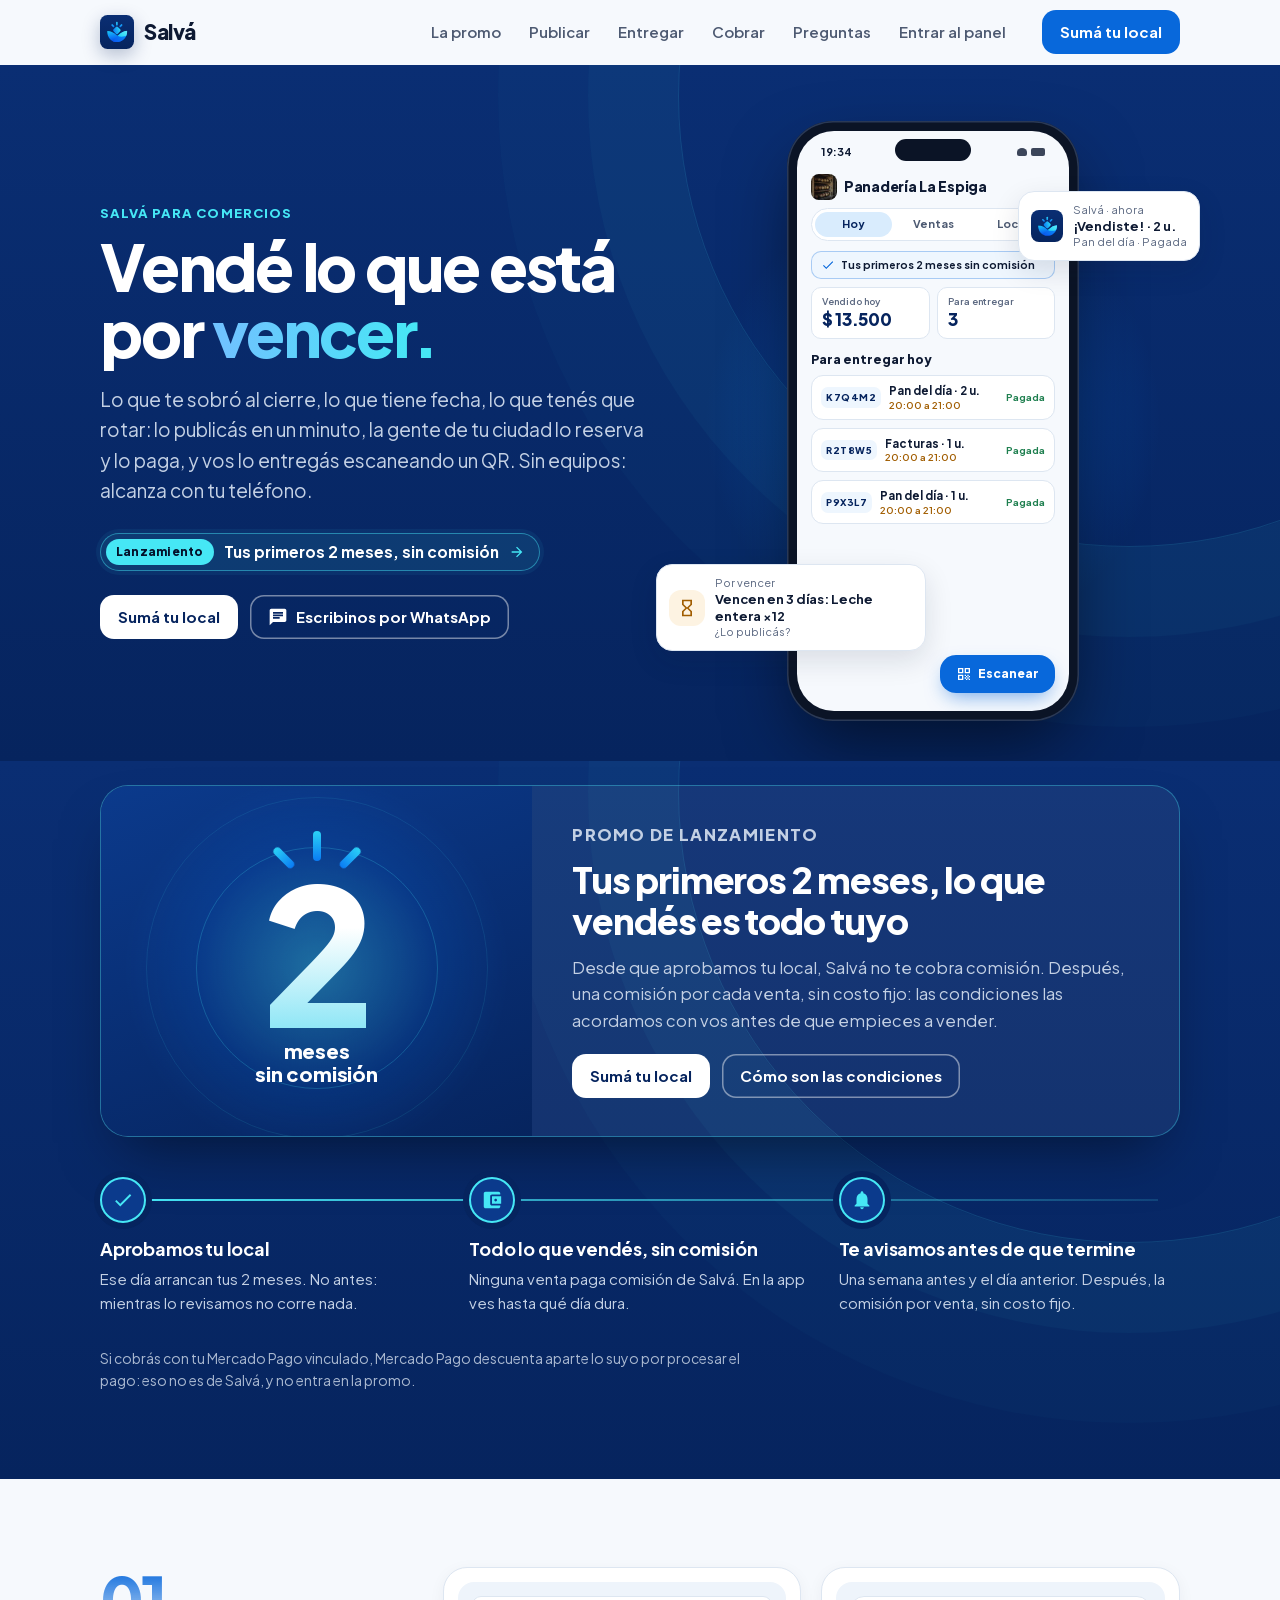
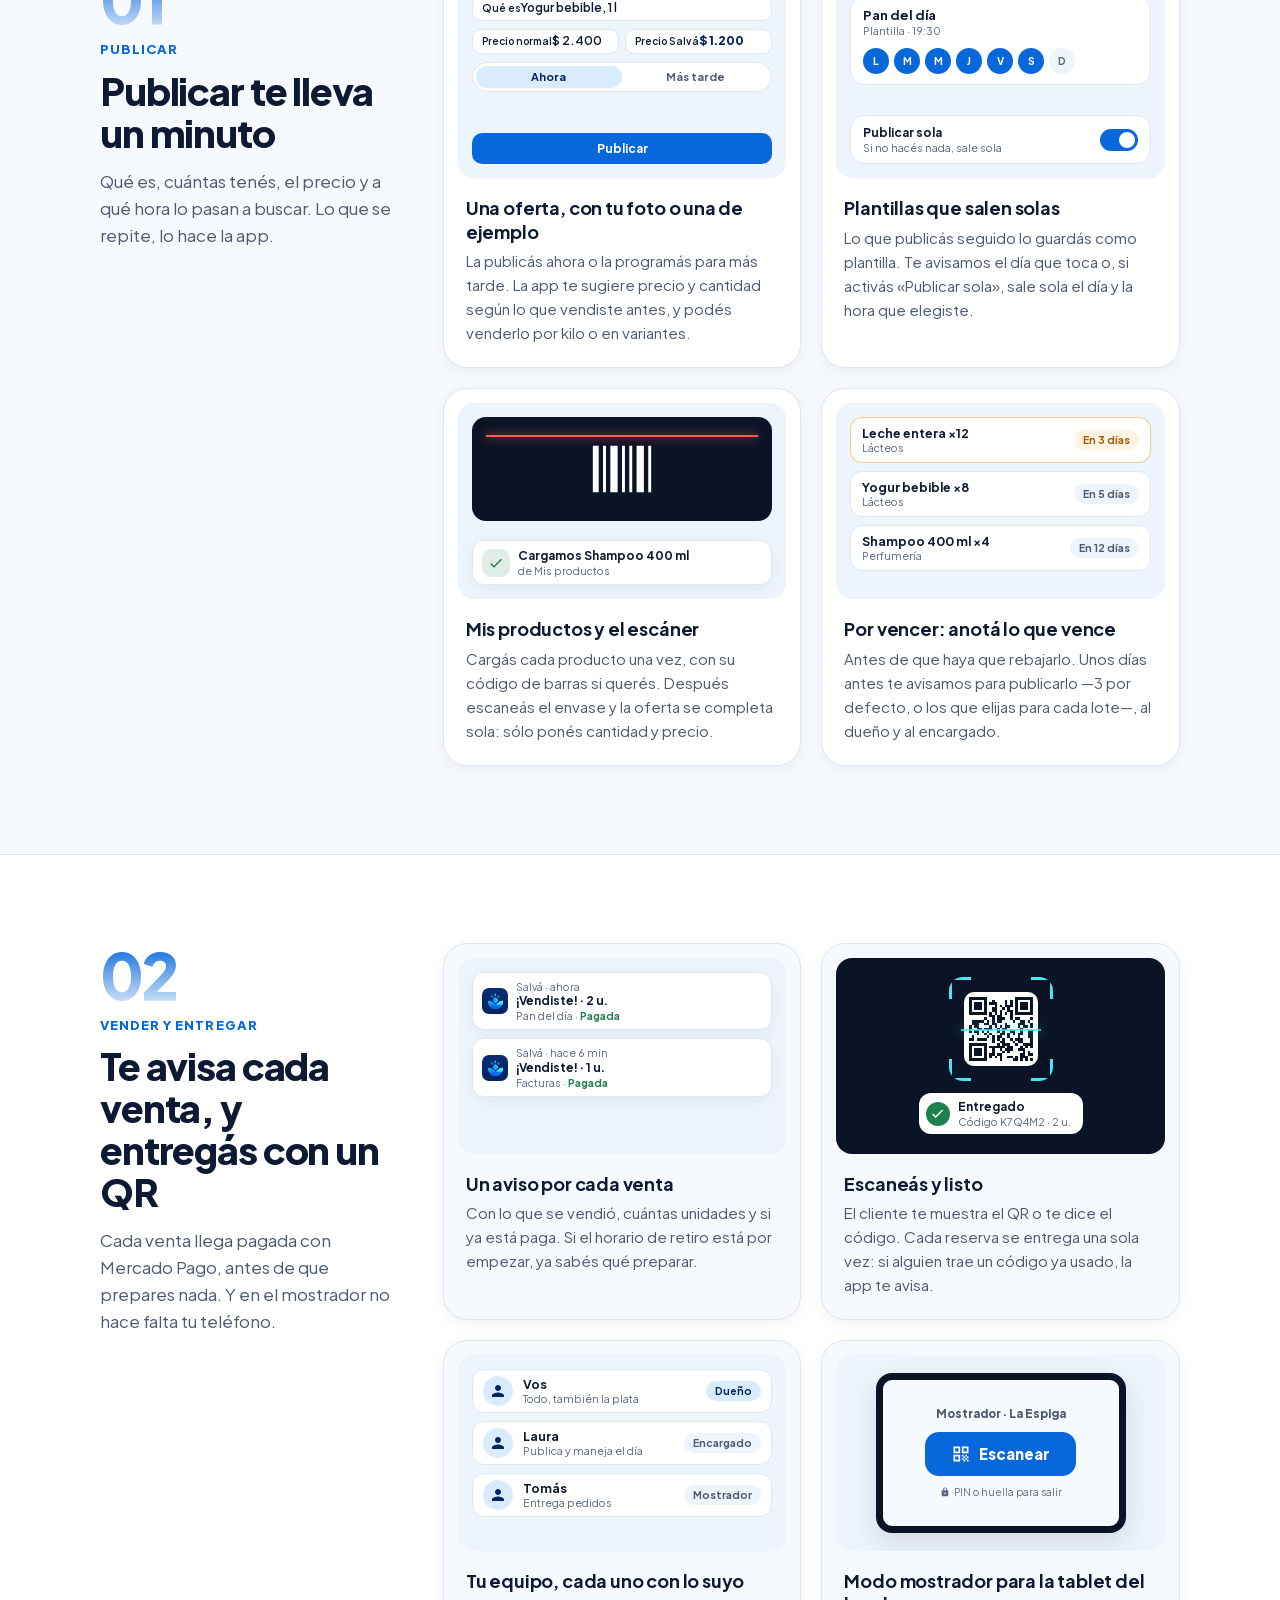
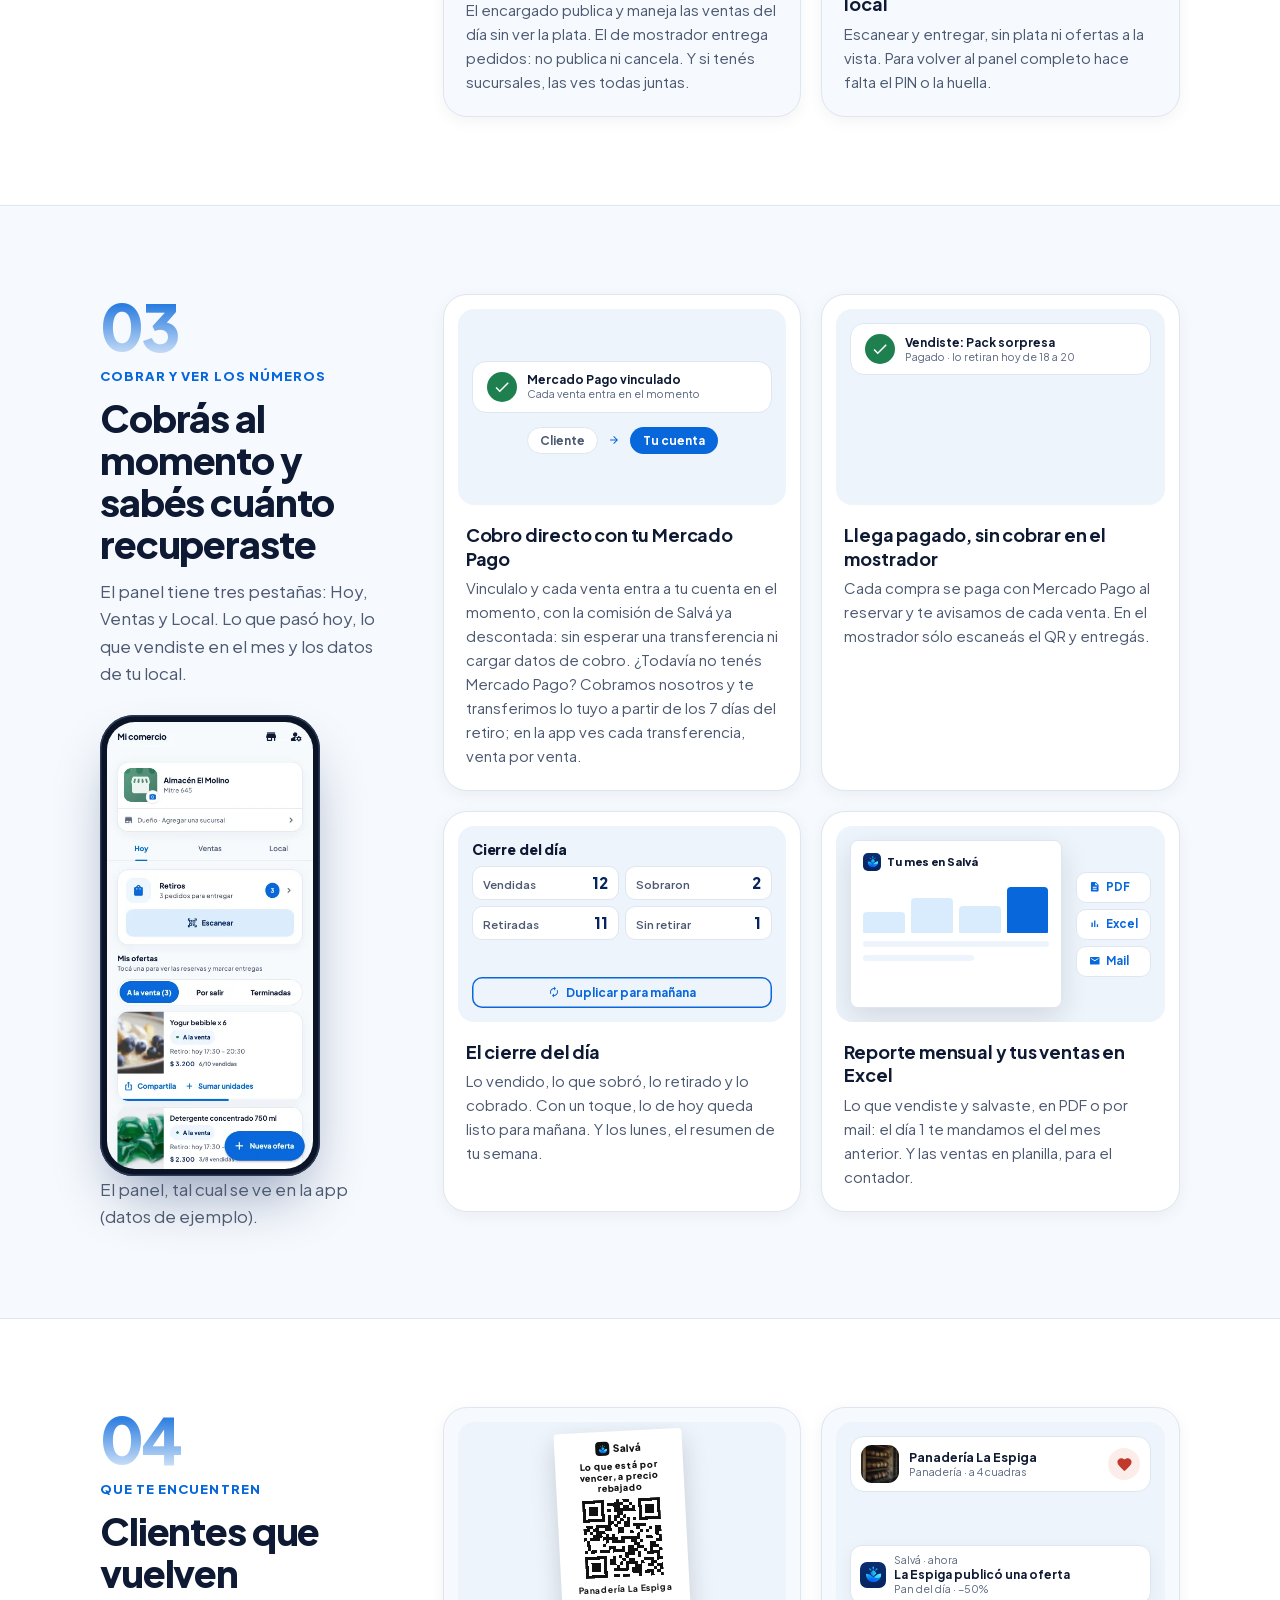
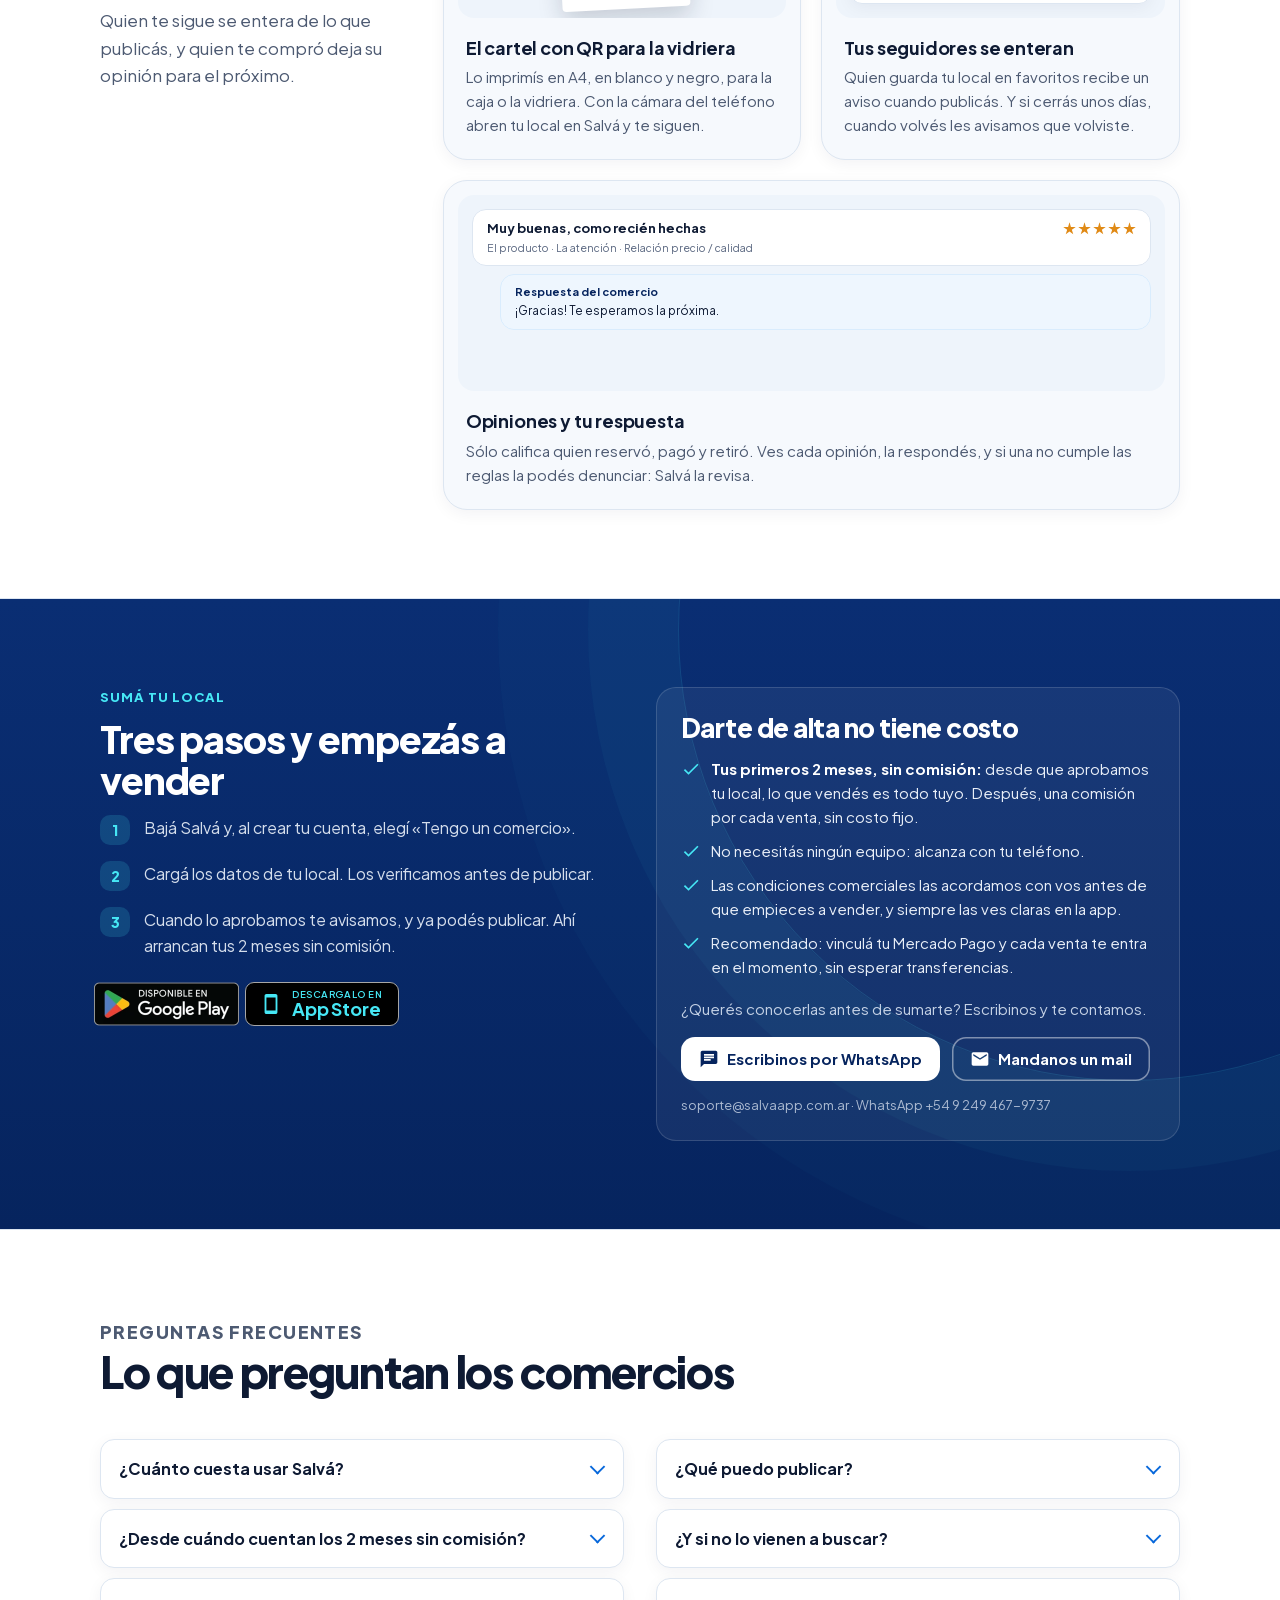
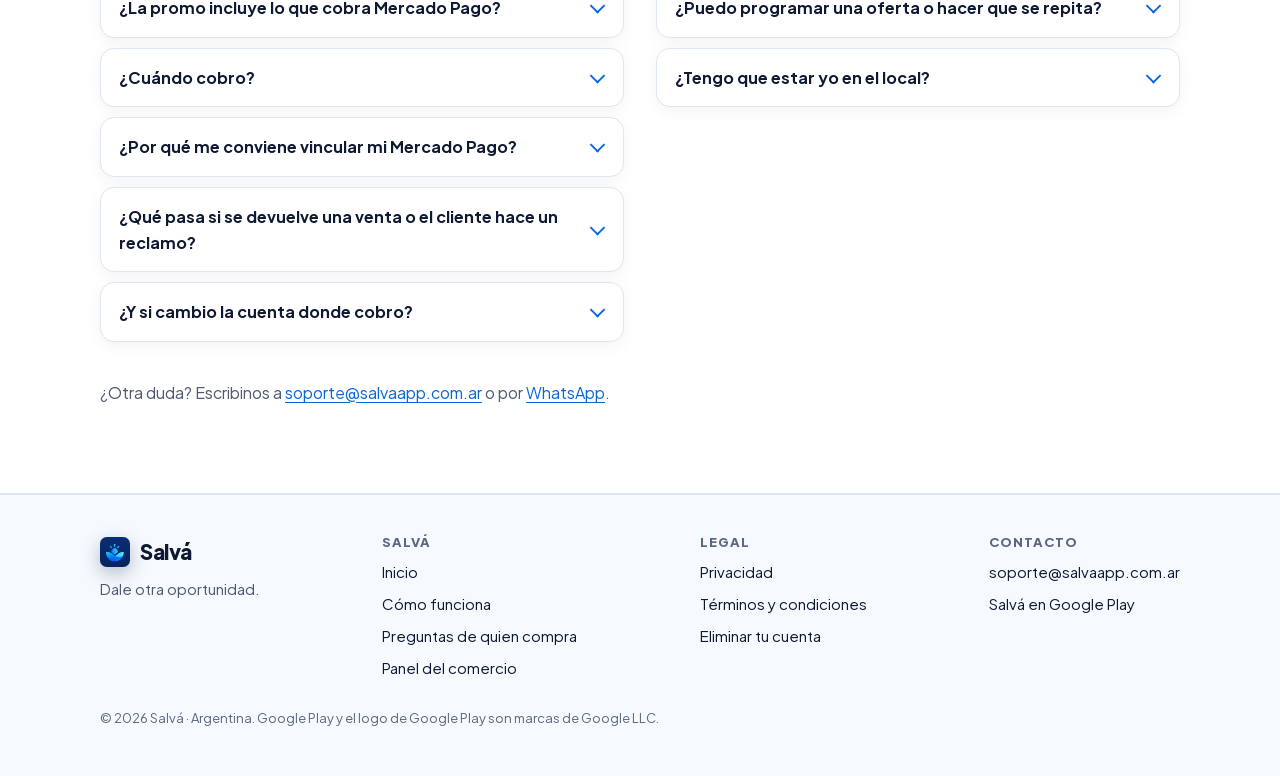
<file: para-comercios.html>
<!doctype html>
<html lang="es-AR">
<head>
<meta charset="utf-8">
<meta name="viewport" content="width=device-width, initial-scale=1">
<title>Salvá para comercios · Vendé lo que está por vencer</title>
<meta name="description" content="Publicá en un minuto lo que te sobró o tenés que rotar y vendelo en vez de tirarlo. Tus primeros 2 meses sin comisión de Salvá, desde que aprobamos tu local. Sin equipos: alcanza con tu teléfono.">
<link rel="canonical" href="https://salvaapp.com.ar/para-comercios.html">
<meta name="theme-color" content="#06245E">

<meta property="og:site_name" content="Salvá">
<meta property="og:locale" content="es_AR">
<meta property="og:type" content="website">
<meta property="og:url" content="https://salvaapp.com.ar/para-comercios.html">
<meta property="og:title" content="Salvá para comercios · Tus primeros 2 meses sin comisión">
<meta property="og:description" content="Vendé lo que está por vencer o tenés que rotar. Publicás en un minuto, te avisan las ventas y entregás escaneando un QR.">
<meta property="og:image" content="https://salvaapp.com.ar/img/og.png">
<meta property="og:image:width" content="1200">
<meta property="og:image:height" content="630">
<meta property="og:image:alt" content="Salvá. Dale otra oportunidad.">
<meta name="twitter:card" content="summary_large_image">
<meta name="twitter:title" content="Salvá para comercios · Tus primeros 2 meses sin comisión">
<meta name="twitter:description" content="Vendé lo que está por vencer o tenés que rotar, desde tu teléfono.">
<meta name="twitter:image" content="https://salvaapp.com.ar/img/og.png">

<link rel="icon" href="favicon.ico" sizes="any">
<link rel="icon" href="favicon.svg" type="image/svg+xml">
<link rel="apple-touch-icon" href="apple-touch-icon.png">
<link rel="preload" href="fuentes/plus-jakarta-sans-latin.woff2" as="font" type="font/woff2" crossorigin>
<link rel="stylesheet" href="portada.css">
<script>
  document.documentElement.classList.add('js');
</script>
<!-- La dirección del App Store vive en tiendas.js, antes que portada.js. -->
<script src="tiendas.js" defer></script>
<script src="portada.js" defer></script>
<script type="application/ld+json">
{
  "@context": "https://schema.org",
  "@type": "WebPage",
  "name": "Salvá para comercios",
  "url": "https://salvaapp.com.ar/para-comercios.html",
  "inLanguage": "es-AR",
  "description": "Cómo vender en Salvá lo que está por vencer o hay que rotar: publicar, entregar, cobrar y la promo de lanzamiento sin comisión.",
  "isPartOf": { "@type": "WebSite", "@id": "https://salvaapp.com.ar/#sitio", "name": "Salvá", "url": "https://salvaapp.com.ar/" },
  "publisher": { "@type": "Organization", "@id": "https://salvaapp.com.ar/#organizacion", "name": "Salvá" }
}
</script>
</head>
<body class="pagina-comercios">
<a class="saltar" href="#contenido">Saltar al contenido</a>

<!-- Íconos (los de Material, como en la app) y el símbolo de la marca. -->
<svg width="0" height="0" style="position:absolute" aria-hidden="true" focusable="false">
  <defs>
    <linearGradient id="g-rayo" gradientUnits="userSpaceOnUse" x1="0" y1="4" x2="0" y2="28"><stop offset="0" stop-color="#2BD3F6"/><stop offset="1" stop-color="#0A7BF5"/></linearGradient>
    <linearGradient id="g-rombo" x1="0.8" y1="0" x2="0.2" y2="1"><stop offset="0" stop-color="#2BD8F6"/><stop offset="1" stop-color="#0A7DF5"/></linearGradient>
    <linearGradient id="g-cuenco" x1="0.1" y1="0.1" x2="0.45" y2="1"><stop offset="0" stop-color="#18C8F7"/><stop offset="0.55" stop-color="#0B78F5"/><stop offset="1" stop-color="#0739DA"/></linearGradient>
    <linearGradient id="g-medio" x1="0.9" y1="0.2" x2="0.2" y2="1"><stop offset="0" stop-color="#0897F7"/><stop offset="1" stop-color="#0A5AF0"/></linearGradient>
    <linearGradient id="g-hoja" x1="0" y1="1" x2="1" y2="0"><stop offset="0" stop-color="#18D0F5"/><stop offset="1" stop-color="#6AEEF8"/></linearGradient>
    <clipPath id="c-forma"><path d="M7,46 C22,46 38,54 49.6,65.4 Q53,69.4 56.4,65.4 C68.5,55 81,46 96,45 C97.6,45 98.2,46.6 97.9,48.4 C96,76 76,97 51,97 C26,97 6.5,77 5.4,49 C5.3,47.2 5.9,46 7,46 Z"/></clipPath>
  </defs>
  <symbol id="simbolo" viewBox="0 0 100 100">
    <g stroke="url(#g-rayo)" stroke-width="8" stroke-linecap="round" fill="none"><path d="M50,7.5 V17"/><path d="M28.5,18.5 L34.5,24.5"/><path d="M71.5,18.5 L65.5,24.5"/></g>
    <rect x="36" y="29" width="28" height="28" rx="6.5" fill="url(#g-rombo)" transform="rotate(45 50 43)"/>
    <g clip-path="url(#c-forma)"><rect x="0" y="40" width="100" height="60" fill="url(#g-cuenco)"/><path d="M53,68 C45,77 37,87 29,97 L100,100 L100,40 Z" fill="url(#g-medio)"/><path d="M53,68 C63,74 79,75 100,66 L100,40 L53,40 Z" fill="url(#g-hoja)"/></g>
  </symbol>
  <symbol id="i-reloj" viewBox="0 0 24 24"><path d="M11.99 2C6.47 2 2 6.48 2 12s4.47 10 9.99 10C17.52 22 22 17.52 22 12S17.52 2 11.99 2zM12 20c-4.42 0-8-3.58-8-8s3.58-8 8-8 8 3.58 8 8-3.58 8-8 8zm.5-13H11v6l5.25 3.15.75-1.23-4.5-2.67z"/></symbol>
  <symbol id="i-corazon" viewBox="0 0 24 24"><path d="M12 21.35l-1.45-1.32C5.4 15.36 2 12.28 2 8.5 2 5.42 4.42 3 7.5 3c1.74 0 3.41.81 4.5 2.09C13.09 3.81 14.76 3 16.5 3 19.58 3 22 5.42 22 8.5c0 3.78-3.4 6.860-8.55 11.54L12 21.35z"/></symbol>
  <symbol id="i-local" viewBox="0 0 24 24"><path d="M20 4H4v2h16V4zm1 10v-2l-1-5H4l-1 5v2h1v6h10v-6h4v6h2v-6h1zm-9 4H6v-4h6v4z"/></symbol>
  <symbol id="i-ticket" viewBox="0 0 24 24"><path d="M22 10V6c0-1.11-.9-2-2-2H4c-1.1 0-1.99.89-1.99 2v4c1.1 0 1.99.9 1.99 2s-.89 2-2 2v4c0 1.1.9 2 2 2h16c1.1 0 2-.9 2-2v-4c-1.1 0-2-.9-2-2s.9-2 2-2zm-9 7.5h-2v-2h2v2zm0-4.5h-2v-2h2v2zm0-4.5h-2v-2h2v2z"/></symbol>
  <symbol id="i-persona" viewBox="0 0 24 24"><path d="M12 12c2.21 0 4-1.79 4-4s-1.79-4-4-4-4 1.79-4 4 1.79 4 4 4zm0 2c-2.670 0-8 1.34-8 4v2h16v-2c0-2.66-5.33-4-8-4z"/></symbol>
  <symbol id="i-buscar" viewBox="0 0 24 24"><path d="M15.5 14h-.79l-.28-.27A6.47 6.47 0 0 0 16 9.5 6.5 6.5 0 1 0 9.5 16c1.61 0 3.09-.59 4.23-1.57l.27.28v.79l5 4.99L20.49 19l-4.99-5zm-6 0C7.01 14 5 11.99 5 9.5S7.01 5 9.5 5 14 7.01 14 9.5 11.99 14 9.5 14z"/></symbol>
  <symbol id="i-cerca" viewBox="0 0 24 24"><path d="M21 3L3 10.53v.98l6.84 2.65L12.48 21h.98L21 3z"/></symbol>
  <symbol id="i-check" viewBox="0 0 24 24"><path d="M9 16.17L4.83 12l-1.42 1.41L9 19 21 7l-1.41-1.41z"/></symbol>
  <symbol id="i-qr" viewBox="0 0 24 24"><path d="M3 11h8V3H3v8zm2-6h4v4H5V5zM3 21h8v-8H3v8zm2-6h4v4H5v-4zM13 3v8h8V3h-8zm6 6h-4V5h4v4zM13 13h2v2h-2zM15 15h2v2h-2zM13 17h2v2h-2zM17 17h2v2h-2zM19 19h2v2h-2zM15 19h2v2h-2zM17 13h2v2h-2zM19 15h2v2h-2z"/></symbol>
  <symbol id="i-hoja" viewBox="0 0 24 24"><path d="M6.05 8.05a7.007 7.007 0 0 0-.02 9.88c1.47-3.4 4.09-6.24 7.36-7.93A15.952 15.952 0 0 0 8.03 16C12.930 20.4 18.69 17.54 20 4c-12.12.97-14 3.95-13.95 4.05z"/></symbol>
  <symbol id="i-ahorro" viewBox="0 0 24 24"><path d="M19.83 7.5l-2.27-2.27c.07-.42.18-.81.32-1.15A1.498 1.498 0 0 0 16.5 2c-1.64 0-3.09.79-4 2h-5C4.46 4 2 6.46 2 9.5S4.5 21 4.5 21H10v-2h2v2h5.5l1.68-5.59 2.82-.94V7.5h-2.17zM13 9H8V7h5v2zm3 2c-.55 0-1-.45-1-1s.45-1 1-1 1 .45 1 1-.45 1-1 1z"/></symbol>
  <symbol id="i-sube" viewBox="0 0 24 24"><path d="M16 6l2.29 2.29-4.88 4.88-4-4L2 16.59 3.41 18l6-6 4 4 6.3-6.29L22 12V6z"/></symbol>
  <symbol id="i-regalo" viewBox="0 0 24 24"><path d="M20 6h-2.18c.11-.31.18-.65.18-1a2.996 2.996 0 0 0-5.5-1.65l-.5.67-.5-.68C10.96 2.54 10.05 2 9 2 7.34 2 6 3.34 6 5c0 .35.07.69.18 1H4c-1.11 0-1.99.89-1.99 2L2 19c0 1.11.89 2 2 2h16c1.11 0 2-.89 2-2V8c0-1.11-.89-2-2-2zm-5-2c.55 0 1 .45 1 1s-.45 1-1 1-1-.45-1-1 .45-1 1-1zM9 4c.55 0 1 .45 1 1s-.45 1-1 1-1-.45-1-1 .45-1 1-1zm11 15H4v-2h16v2zm0-5H4V8h5.08L7 10.83 8.62 12 11 8.76l1-1.36 1 1.36L15.38 12 17 10.83 14.92 8H20v6z"/></symbol>
  <symbol id="i-escudo" viewBox="0 0 24 24"><path d="M12 1L3 5v6c0 5.55 3.84 10.74 9 12 5.16-1.26 9-6.45 9-12V5l-9-4zm-2 16l-4-4 1.41-1.41L10 14.17l6.59-6.59L18 9l-8 8z"/></symbol>
  <symbol id="i-telefono" viewBox="0 0 24 24"><path d="M17 1.01L7 1c-1.1 0-2 .9-2 2v18c0 1.1.9 2 2 2h10c1.1 0 2-.9 2-2V3c0-1.1-.9-1.99-2-1.99zM17 19H7V5h10v14z"/></symbol>
  <symbol id="i-chat" viewBox="0 0 24 24"><path d="M20 2H4c-1.1 0-1.99.9-1.99 2L2 22l4-4h14c1.1 0 2-.9 2-2V4c0-1.1-.9-2-2-2zM6 9h12v2H6V9zm8 5H6v-2h8v2zm4-6H6V6h12v2z"/></symbol>
  <symbol id="i-mail" viewBox="0 0 24 24"><path d="M20 4H4c-1.1 0-1.99.9-1.99 2L2 18c0 1.1.9 2 2 2h16c1.1 0 2-.9 2-2V6c0-1.1-.9-2-2-2zm0 4l-8 5-8-5V6l8 5 8-5v2z"/></symbol>
  <symbol id="i-menu" viewBox="0 0 24 24"><path d="M3 18h18v-2H3v2zm0-5h18v-2H3v2zm0-7v2h18V6H3z"/></symbol>
  <symbol id="i-cerrar" viewBox="0 0 24 24"><path d="M19 6.41L17.59 5 12 10.59 6.41 5 5 6.41 10.59 12 5 17.59 6.41 19 12 13.41 17.59 19 19 17.59 13.41 12z"/></symbol>
  <symbol id="i-mapa" viewBox="0 0 24 24"><path d="M20.5 3l-.16.03L15 5.1 9 3 3.36 4.9c-.21.07-.36.25-.36.48V20.5c0 .28.22.5.5.5l.16-.03L9 18.9l6 2.1 5.64-1.9c.21-.07.36-.25.36-.48V3.5c0-.28-.22-.5-.5-.5zM15 19l-6-2.11V5l6 2.11V19z"/></symbol>
  <symbol id="i-campana" viewBox="0 0 24 24"><path d="M12 22c1.1 0 2-.9 2-2h-4c0 1.1.89 2 2 2zm6-6v-5c0-3.070-1.64-5.64-4.5-6.32V4c0-.83-.67-1.5-1.5-1.5s-1.5.67-1.5 1.5v.68C7.63 5.36 6 7.92 6 11v5l-2 2v1h16v-1l-2-2z"/></symbol>
  <symbol id="i-estrella" viewBox="0 0 24 24"><path d="M12 17.27L18.18 21l-1.64-7.03L22 9.24l-7.19-.61L12 2 9.19 8.63 2 9.24l5.46 4.73L5.82 21z"/></symbol>
  <symbol id="i-compartir" viewBox="0 0 24 24"><path d="M18 16.08c-.76 0-1.44.3-1.96.77L8.91 12.7c.05-.23.09-.46.09-.7s-.04-.47-.09-.7l7.05-4.11c.54.5 1.25.81 2.04.81 1.66 0 3-1.34 3-3s-1.34-3-3-3-3 1.34-3 3c0 .24.04.47.09.7L8.04 9.81C7.5 9.31 6.79 9 6 9c-1.66 0-3 1.34-3 3s1.34 3 3 3c.79 0 1.5-.31 2.04-.81l7.12 4.16c-.05.21-.08.43-.08.65 0 1.61 1.31 2.92 2.92 2.92s2.92-1.31 2.92-2.92-1.310-2.92-2.92-2.92z"/></symbol>
  <symbol id="i-sumar-persona" viewBox="0 0 24 24"><path d="M15 12c2.21 0 4-1.79 4-4s-1.79-4-4-4-4 1.79-4 4 1.79 4 4 4zm-9-2V7H4v3H1v2h3v3h2v-3h3v-2H6zm9 4c-2.67 0-8 1.34-8 4v2h16v-2c0-2.66-5.33-4-8-4z"/></symbol>
  <symbol id="i-calendario" viewBox="0 0 24 24"><path d="M17 12h-5v5h5v-5zM16 1v2H8V1H6v2H5c-1.11 0-1.99.9-1.99 2L3 19c0 1.1.89 2 2 2h14c1.1 0 2-.9 2-2V5c0-1.1-.9-2-2-2h-1V1h-2zm3 18H5V8h14v11z"/></symbol>
  <symbol id="i-barras-codigo" viewBox="0 0 24 24"><path d="M2 4h2v16H2zM5.5 4h1v16h-1zM8 4h2.5v16H8zM12 4h1v16h-1zM14.5 4h1v16h-1zM17 4h2.5v16H17zM21 4h1v16h-1z"/></symbol>
  <symbol id="i-lista" viewBox="0 0 24 24"><path d="M3 13h2v-2H3v2zm0 4h2v-2H3v2zm0-8h2V7H3v2zm4 4h14v-2H7v2zm0 4h14v-2H7v2zM7 7v2h14V7H7z"/></symbol>
  <symbol id="i-reloj-arena" viewBox="0 0 24 24"><path d="M6 2v6h.01L6 8.01 10 12l-4 4 .01.01H6V22h12v-5.99h-.01L18 16l-4-4 4-3.99-.01-.01H18V2H6zm10 14.5V20H8v-3.5l4-4 4 4zm-4-5l-4-4V4h8v3.5l-4 4z"/></symbol>
  <symbol id="i-grafico" viewBox="0 0 24 24"><path d="M5 9.2h3V19H5zM10.6 5h2.8v14h-2.8zm5.6 8H19v6h-2.8z"/></symbol>
  <symbol id="i-equipo" viewBox="0 0 24 24"><path d="M16 11c1.66 0 2.99-1.34 2.99-3S17.66 5 16 5c-1.66 0-3 1.34-3 3s1.34 3 3 3zm-8 0c1.66 0 2.99-1.34 2.99-3S9.66 5 8 5C6.34 5 5 6.34 5 8s1.34 3 3 3zm0 2c-2.33 0-7 1.17-7 3.5V19h14v-2.5c0-2.33-4.67-3.5-7-3.5zm8 0c-.29 0-.62.02-.97.05 1.16.84 1.97 1.97 1.97 3.45V19h6v-2.5c0-2.33-4.67-3.5-7-3.5z"/></symbol>
  <symbol id="i-tablet" viewBox="0 0 24 24"><path d="M21 4H3c-1.1 0-2 .9-2 2v12c0 1.1.9 2 2 2h18c1.1 0 1.99-.9 1.99-2L23 6c0-1.1-.9-2-2-2zm-2 14H5V6h14v12z"/></symbol>
  <symbol id="i-imprimir" viewBox="0 0 24 24"><path d="M19 8H5c-1.66 0-3 1.34-3 3v6h4v4h12v-4h4v-6c0-1.66-1.34-3-3-3zm-3 11H8v-5h8v5zm3-7c-.55 0-1-.45-1-1s.45-1 1-1 1 .45 1 1-.45 1-1 1zm-1-9H6v4h12V3z"/></symbol>
  <symbol id="i-documento" viewBox="0 0 24 24"><path d="M14 2H6c-1.1 0-1.99.9-1.99 2L4 20c0 1.1.89 2 1.99 2H18c1.1 0 2-.9 2-2V8l-6-6zm2 16H8v-2h8v2zm0-4H8v-2h8v2zm-3-5V3.5L18.5 9H13z"/></symbol>
  <symbol id="i-billetera" viewBox="0 0 24 24"><path d="M21 18v1c0 1.1-.9 2-2 2H5c-1.11 0-2-.9-2-2V5c0-1.1.89-2 2-2h14c1.1 0 2 .9 2 2v1h-9c-1.11 0-2 .9-2 2v8c0 1.1.89 2 2 2h9zm-9-2h10V8H12v8zm4-2.5c-.83 0-1.5-.67-1.5-1.5s.67-1.5 1.5-1.5 1.5.67 1.5 1.5-.67 1.5-1.5 1.5z"/></symbol>
  <symbol id="i-ojo" viewBox="0 0 24 24"><path d="M12 4.5C7 4.5 2.73 7.61 1 12c1.73 4.39 6 7.5 11 7.5s9.27-3.11 11-7.5c-1.73-4.39-6-7.5-11-7.5zM12 17c-2.76 0-5-2.24-5-5s2.24-5 5-5 5 2.24 5 5-2.24 5-5 5zm0-8c-1.66 0-3 1.34-3 3s1.34 3 3 3 3-1.34 3-3-1.34-3-3-3z"/></symbol>
  <symbol id="i-repetir" viewBox="0 0 24 24"><path d="M12 6v3l4-4-4-4v3c-4.42 0-8 3.58-8 8 0 1.57.46 3.03 1.24 4.26L6.7 14.8A5.87 5.87 0 0 1 6 12c0-3.31 2.69-6 6-6zm6.76 1.74L17.3 9.2c.44.84.7 1.79.7 2.8 0 3.31-2.69 6-6 6v-3l-4 4 4 4v-3c4.42 0 8-3.58 8-8 0-1.57-.46-3.03-1.24-4.26z"/></symbol>
  <symbol id="i-flecha" viewBox="0 0 24 24"><path d="M12 4l-1.41 1.41L16.17 11H4v2h12.17l-5.58 5.59L12 20l8-8z"/></symbol>
  <symbol id="i-candado" viewBox="0 0 24 24"><path d="M18 8h-1V6c0-2.76-2.24-5-5-5S7 3.24 7 6v2H6c-1.1 0-2 .9-2 2v10c0 1.1.9 2 2 2h12c1.1 0 2-.9 2-2V10c0-1.1-.9-2-2-2zm-6 9c-1.1 0-2-.9-2-2s.9-2 2-2 2 .9 2 2-.9 2-2 2zm3.1-9H8.9V6c0-1.71 1.39-3.1 3.1-3.1 1.71 0 3.1 1.39 3.1 3.1v2z"/></symbol>
  <symbol id="i-pin" viewBox="0 0 24 24"><path d="M12 2C8.13 2 5 5.13 5 9c0 5.25 7 13 7 13s7-7.75 7-13c0-3.87-3.13-7-7-7zm0 9.5a2.5 2.5 0 0 1 0-5 2.5 2.5 0 0 1 0 5z"/></symbol>
</svg>

<header class="cabecera" id="cabecera">
  <div class="contenedor">
    <a class="lockup" href="./" aria-label="Salvá, inicio">
      <span class="marca-tile" style="--t:34px"><svg viewBox="0 0 100 100" aria-hidden="true"><use href="#simbolo" width="100" height="100"/></svg></span>
      Salvá
    </a>
    <nav class="menu" id="menu" aria-label="Secciones">
      <a href="#promo">La promo</a>
      <a href="#publicar">Publicar</a>
      <a href="#entregar">Entregar</a>
      <a href="#cobrar">Cobrar</a>
      <a href="#preguntas">Preguntas</a>
      <!-- Para quien ya tiene su local en Salvá: el panel del comercio en la
           compu, en su propio subdominio (ver docs/features/panel-web.md de
           la app). Va en el menú, que en el teléfono es la hoja desplegable. -->
      <a href="https://comercios.salvaapp.com.ar/" rel="noopener">Entrar al panel</a>
    </nav>
    <a class="boton" href="#sumate">Sumá tu local</a>
    <button class="boton-menu" type="button" aria-expanded="false" aria-controls="menu" aria-label="Menú">
      <svg class="icono abrir" aria-hidden="true"><use href="#i-menu"/></svg>
      <svg class="icono cerrar" aria-hidden="true"><use href="#i-cerrar"/></svg>
    </button>
  </div>
</header>

<main id="contenido">

  <!-- ===== Hero (banda marino, como la sección de comercios de la portada) ===== -->
  <section class="comercios hero-comercio" aria-labelledby="titulo-hero">
    <div class="contenedor">
      <div class="hero-texto">
        <p class="sobretitulo" data-entrada style="--i:0">Salvá para comercios</p>
        <h1 id="titulo-hero" data-entrada style="--i:1">Vendé lo que está por <span class="destacado-cian">vencer.</span></h1>
        <p class="bajada" data-entrada style="--i:2">Lo que te sobró al cierre, lo que tiene fecha, lo que tenés que rotar: lo publicás en un minuto, la gente de tu ciudad lo reserva y lo paga, y vos lo entregás escaneando un QR. Sin equipos: alcanza con tu teléfono.</p>
        <a class="cinta-promo oscura" href="#promo" data-entrada style="--i:3">
          <span class="cinta-tag">Lanzamiento</span>
          <span>Tus primeros 2 meses, sin comisión</span>
          <svg class="icono" aria-hidden="true"><use href="#i-flecha"/></svg>
        </a>
        <div class="acciones" data-entrada style="--i:4">
          <a class="boton boton-claro" href="#sumate">Sumá tu local</a>
          <a class="boton boton-linea" href="https://wa.me/5492494679737?text=Hola%2C%20quiero%20sumar%20mi%20local%20a%20Salv%C3%A1."><svg class="icono" aria-hidden="true"><use href="#i-chat"/></svg>Escribinos por WhatsApp</a>
        </div>
      </div>

      <div class="escena escena-comercio" role="img" aria-label="El panel del comercio en la app de Salvá: la pestaña Hoy con las ventas para entregar, un aviso de venta nueva y otro de productos que vencen en tres días.">
        <div class="halo-escena" aria-hidden="true"></div>
        <div class="telefono" aria-hidden="true" data-entrada style="--i:2">
          <div class="pantalla">
            <div class="barra-estado"><span>19:34</span><span><i></i><i></i></span></div>
            <div class="app-barra">
              <img class="avatar-local" src="img/rubros/bakery-80.webp" width="80" height="80" alt="">
              <strong>Panadería La Espiga</strong>
            </div>
            <div class="pestanas grande"><b class="activo">Hoy</b><b>Ventas</b><b>Local</b></div>
            <div class="panel-hoy">
              <div class="aviso-mini"><svg class="icono"><use href="#i-check"/></svg><span>Tus primeros 2 meses sin comisión</span></div>
              <div class="fichas">
                <div><small>Vendido hoy</small><strong>$&nbsp;13.500</strong></div>
                <div><small>Para entregar</small><strong>3</strong></div>
              </div>
              <div class="lista-titulo">Para entregar hoy</div>
              <div class="entrega"><span class="cod">K7Q4M2</span><span><strong>Pan del día · 2 u.</strong><span class="tenue">20:00 a 21:00</span></span><b class="pagada">Pagada</b></div>
              <div class="entrega"><span class="cod">R2T8W5</span><span><strong>Facturas · 1 u.</strong><span class="tenue">20:00 a 21:00</span></span><b class="pagada">Pagada</b></div>
              <div class="entrega"><span class="cod">P9X3L7</span><span><strong>Pan del día · 1 u.</strong><span class="tenue">20:00 a 21:00</span></span><b class="pagada">Pagada</b></div>
            </div>
            <span class="fab"><svg class="icono"><use href="#i-qr"/></svg>Escanear</span>
          </div>
        </div>
        <div class="flotante f-vendiste" aria-hidden="true" data-entrada style="--i:5">
          <span class="marca-tile"><svg viewBox="0 0 100 100"><use href="#simbolo" width="100" height="100"/></svg></span>
          <span><span class="tenue">Salvá · ahora</span><strong>¡Vendiste! · 2 u.</strong><span class="tenue">Pan del día · Pagada</span></span>
        </div>
        <div class="flotante f-vence" aria-hidden="true" data-entrada style="--i:6">
          <span class="burbuja ambar"><svg class="icono"><use href="#i-reloj-arena"/></svg></span>
          <span><span class="tenue">Por vencer</span><strong>Vencen en 3 días: Leche entera ×12</strong><span class="tenue">¿Lo publicás?</span></span>
        </div>
      </div>
    </div>
  </section>

  <!-- ===== La promo ===== -->
  <!-- Cómo funciona de verdad (1240, 1400–1402): 2 meses desde que se aprueba
       el local, sin comisión en ninguna venta; corta a la medianoche del último día; avisos una semana
       antes y el día anterior. Mercado Pago cobra lo suyo aparte. No hay
       fecha límite para sumarse en el código, así que no se promete ninguna. -->
  <section class="comercios promo-seccion" id="promo" aria-labelledby="titulo-promo">
    <div class="contenedor">
      <div class="promo" data-entrada>
        <div class="promo-numero" aria-hidden="true">
          <span class="promo-rayos"><i></i><i></i><i></i></span>
          <span class="promo-dos">2</span>
          <span class="promo-meses">meses<br>sin comisión</span>
        </div>
        <div class="promo-texto">
          <p class="promo-etiqueta">Promo de lanzamiento</p>
          <h2 id="titulo-promo">Tus primeros 2 meses, lo que vendés es todo tuyo</h2>
          <p>Desde que aprobamos tu local, Salvá no te cobra comisión. Después, una comisión por cada venta, sin costo fijo: las condiciones las acordamos con vos antes de que empieces a vender.</p>
          <div class="acciones">
            <a class="boton boton-claro" href="#sumate">Sumá tu local</a>
            <a class="boton boton-linea" href="#condiciones">Cómo son las condiciones</a>
          </div>
        </div>
      </div>

      <ol class="linea-promo">
        <li data-entrada style="--i:0">
          <span class="punto"><svg class="icono" aria-hidden="true"><use href="#i-check"/></svg></span>
          <h3>Aprobamos tu local</h3>
          <p>Ese día arrancan tus 2 meses. No antes: mientras lo revisamos no corre nada.</p>
        </li>
        <li data-entrada style="--i:1">
          <span class="punto"><svg class="icono" aria-hidden="true"><use href="#i-billetera"/></svg></span>
          <h3>Todo lo que vendés, sin comisión</h3>
          <p>Ninguna venta paga comisión de Salvá. En la app ves hasta qué día dura.</p>
        </li>
        <li data-entrada style="--i:2">
          <span class="punto"><svg class="icono" aria-hidden="true"><use href="#i-campana"/></svg></span>
          <h3>Te avisamos antes de que termine</h3>
          <p>Una semana antes y el día anterior. Después, la comisión por venta, sin costo fijo.</p>
        </li>
      </ol>
      <p class="promo-pie" data-entrada>Si cobrás con tu Mercado Pago vinculado, Mercado Pago descuenta aparte lo suyo por procesar el pago: eso no es de Salvá, y no entra en la promo.</p>
    </div>
  </section>

  <!-- ===== Publicar ===== -->
  <section class="seccion capitulo" id="publicar" aria-labelledby="titulo-publicar">
    <div class="contenedor">
      <div class="capitulo-cabeza" data-entrada>
        <span class="capitulo-num">01</span>
        <p class="sobretitulo">Publicar</p>
        <h2 id="titulo-publicar">Publicar te lleva un minuto</h2>
        <p>Qué es, cuántas tenés, el precio y a qué hora lo pasan a buscar. Lo que se repite, lo hace la app.</p>
      </div>
      <div class="herr-grilla">
        <article class="herr" data-entrada style="--i:0">
          <div class="mock-mini" aria-hidden="true">
            <div class="campo"><small>Qué es</small><span>Yogur bebible, 1 l</span></div>
            <div class="campos">
              <div class="campo"><small>Precio normal</small><span>$&nbsp;2.400</span></div>
              <div class="campo"><small>Precio Salvá</small><span class="precio">$&nbsp;1.200</span></div>
            </div>
            <div class="segmento"><b class="activo">Ahora</b><b>Más tarde</b></div>
            <span class="mock-boton">Publicar</span>
          </div>
          <h3>Una oferta, con tu foto o una de ejemplo</h3>
          <p>La publicás ahora o la programás para más tarde. La app te sugiere precio y cantidad según lo que vendiste antes, y podés venderlo por kilo o en variantes.</p>
        </article>
        <article class="herr" data-entrada style="--i:1">
          <div class="mock-mini" aria-hidden="true">
            <div class="plantilla">
              <span><strong>Pan del día</strong><span class="tenue">Plantilla · 19:30</span></span>
              <span class="dias-sem"><b class="si">L</b><b class="si">M</b><b class="si">M</b><b class="si">J</b><b class="si">V</b><b class="si">S</b><b>D</b></span>
            </div>
            <div class="interruptor-fila"><span><strong>Publicar sola</strong><span class="tenue">Si no hacés nada, sale sola</span></span><i class="interruptor prendido"></i></div>
          </div>
          <h3>Plantillas que salen solas</h3>
          <p>Lo que publicás seguido lo guardás como plantilla. Te avisamos el día que toca o, si activás «Publicar sola», sale sola el día y la hora que elegiste.</p>
        </article>
        <article class="herr" data-entrada style="--i:0">
          <div class="mock-mini mock-escaner" aria-hidden="true">
            <div class="visor-barras"><svg class="icono"><use href="#i-barras-codigo"/></svg><span class="laser"></span></div>
            <div class="noti"><span class="burbuja"><svg class="icono"><use href="#i-check"/></svg></span><span><strong>Cargamos Shampoo 400 ml</strong><span class="tenue">de Mis productos</span></span></div>
          </div>
          <h3>Mis productos y el escáner</h3>
          <p>Cargás cada producto una vez, con su código de barras si querés. Después escaneás el envase y la oferta se completa sola: sólo ponés cantidad y precio.</p>
        </article>
        <article class="herr" data-entrada style="--i:1">
          <div class="mock-mini" aria-hidden="true">
            <div class="lote urgente"><span><strong>Leche entera ×12</strong><span class="tenue">Lácteos</span></span><b>En 3 días</b></div>
            <div class="lote"><span><strong>Yogur bebible ×8</strong><span class="tenue">Lácteos</span></span><b>En 5 días</b></div>
            <div class="lote"><span><strong>Shampoo 400 ml ×4</strong><span class="tenue">Perfumería</span></span><b>En 12 días</b></div>
          </div>
          <h3>Por vencer: anotá lo que vence</h3>
          <p>Antes de que haya que rebajarlo. Unos días antes te avisamos para publicarlo —3 por defecto, o los que elijas para cada lote—, al dueño y al encargado.</p>
        </article>
      </div>
    </div>
  </section>

  <!-- ===== Entregar ===== -->
  <section class="seccion alt capitulo" id="entregar" aria-labelledby="titulo-entregar">
    <div class="contenedor">
      <div class="capitulo-cabeza" data-entrada>
        <span class="capitulo-num">02</span>
        <p class="sobretitulo">Vender y entregar</p>
        <h2 id="titulo-entregar">Te avisa cada venta, y entregás con un QR</h2>
        <p>Cada venta llega pagada con Mercado Pago, antes de que prepares nada. Y en el mostrador no hace falta tu teléfono.</p>
      </div>
      <div class="herr-grilla">
        <article class="herr" data-entrada style="--i:0">
          <div class="mock-mini" aria-hidden="true">
            <div class="noti">
              <span class="marca-tile"><svg viewBox="0 0 100 100"><use href="#simbolo" width="100" height="100"/></svg></span>
              <span><span class="tenue">Salvá · ahora</span><strong>¡Vendiste! · 2 u.</strong><span class="tenue">Pan del día · <b class="pagada">Pagada</b></span></span>
            </div>
            <div class="noti">
              <span class="marca-tile"><svg viewBox="0 0 100 100"><use href="#simbolo" width="100" height="100"/></svg></span>
              <span><span class="tenue">Salvá · hace 6 min</span><strong>¡Vendiste! · 1 u.</strong><span class="tenue">Facturas · <b class="pagada">Pagada</b></span></span>
            </div>
          </div>
          <h3>Un aviso por cada venta</h3>
          <p>Con lo que se vendió, cuántas unidades y si ya está paga. Si el horario de retiro está por empezar, ya sabés qué preparar.</p>
        </article>
        <article class="herr" data-entrada style="--i:1">
          <div class="mock-mini mock-qr" aria-hidden="true">
            <div class="visor"><span class="pt-qr chico" data-qr="K7Q4M2"><svg class="qr-respaldo"><use href="#i-qr"/></svg></span><span class="linea"></span></div>
            <div class="entregado"><span class="ok"><svg class="icono"><use href="#i-check"/></svg></span><span><strong>Entregado</strong><span class="tenue">Código K7Q4M2 · 2 u.</span></span></div>
          </div>
          <h3>Escaneás y listo</h3>
          <p>El cliente te muestra el QR o te dice el código. Cada reserva se entrega una sola vez: si alguien trae un código ya usado, la app te avisa.</p>
        </article>
        <article class="herr" data-entrada style="--i:0">
          <div class="mock-mini" aria-hidden="true">
            <div class="miembro"><span class="avatar chico"><svg class="icono"><use href="#i-persona"/></svg></span><span><strong>Vos</strong><span class="tenue">Todo, también la plata</span></span><b class="rol dueno">Dueño</b></div>
            <div class="miembro"><span class="avatar chico"><svg class="icono"><use href="#i-persona"/></svg></span><span><strong>Laura</strong><span class="tenue">Publica y maneja el día</span></span><b class="rol">Encargado</b></div>
            <div class="miembro"><span class="avatar chico"><svg class="icono"><use href="#i-persona"/></svg></span><span><strong>Tomás</strong><span class="tenue">Entrega pedidos</span></span><b class="rol">Mostrador</b></div>
          </div>
          <h3>Tu equipo, cada uno con lo suyo</h3>
          <p>El encargado publica y maneja las ventas del día sin ver la plata. El de mostrador entrega pedidos: no publica ni cancela. Y si tenés sucursales, las ves todas juntas.</p>
        </article>
        <article class="herr" data-entrada style="--i:1">
          <div class="mock-mini mock-tablet-caja" aria-hidden="true">
            <div class="tablet">
              <span class="tablet-titulo">Mostrador · La Espiga</span>
              <span class="tablet-boton"><svg class="icono"><use href="#i-qr"/></svg>Escanear</span>
              <span class="tablet-pie"><svg class="icono"><use href="#i-candado"/></svg>PIN o huella para salir</span>
            </div>
          </div>
          <h3>Modo mostrador para la tablet del local</h3>
          <p>Escanear y entregar, sin plata ni ofertas a la vista. Para volver al panel completo hace falta el PIN o la huella.</p>
        </article>
      </div>
    </div>
  </section>

  <!-- ===== Cobrar ===== -->
  <section class="seccion capitulo" id="cobrar" aria-labelledby="titulo-cobrar">
    <div class="contenedor">
      <div class="capitulo-cabeza" data-entrada>
        <span class="capitulo-num">03</span>
        <p class="sobretitulo">Cobrar y ver los números</p>
        <h2 id="titulo-cobrar">Cobrás al momento y sabés cuánto recuperaste</h2>
        <p>El panel tiene tres pestañas: Hoy, Ventas y Local. Lo que pasó hoy, lo que vendiste en el mes y los datos de tu local.</p>
        <!-- Captura de la app de verdad (test de capturas del panel), con
             datos de ejemplo. -->
        <div class="marco chico">
          <picture>
            <source media="(prefers-color-scheme: dark)" srcset="img/app/captura-panel-oscuro-393.webp 393w, img/app/captura-panel-oscuro.webp 786w" sizes="220px">
            <img src="img/app/captura-panel-claro.webp" srcset="img/app/captura-panel-claro-393.webp 393w, img/app/captura-panel-claro.webp 786w" sizes="220px" width="786" height="1704" loading="lazy" decoding="async" alt="El panel de un almacén en la app, pestaña Hoy: los retiros para entregar, el botón Escanear y las ofertas a la venta, de yogur bebible y detergente.">
          </picture>
        </div>
        <p class="pie-captura">El panel, tal cual se ve en la app (datos de ejemplo).</p>
      </div>
      <div class="herr-grilla">
        <article class="herr" data-entrada style="--i:0">
          <div class="mock-mini centro" aria-hidden="true">
            <div class="mp-vinculado"><span class="ok"><svg class="icono"><use href="#i-check"/></svg></span><span><strong>Mercado Pago vinculado</strong><span class="tenue">Cada venta entra en el momento</span></span></div>
            <div class="flujo"><span>Cliente</span><svg class="icono"><use href="#i-flecha"/></svg><span class="tuyo">Tu cuenta</span></div>
          </div>
          <h3>Cobro directo con tu Mercado Pago</h3>
          <p>Vinculalo y cada venta entra a tu cuenta en el momento, con la comisión de Salvá ya descontada: sin esperar una transferencia ni cargar datos de cobro. ¿Todavía no tenés Mercado Pago? Cobramos nosotros y te transferimos lo tuyo a partir de los 7 días del retiro; en la app ves cada transferencia, venta por venta.</p>
        </article>
        <article class="herr" data-entrada style="--i:1">
          <div class="mock-mini" aria-hidden="true">
            <div class="mp-vinculado"><span class="ok"><svg class="icono"><use href="#i-check"/></svg></span><span><strong>Vendiste: Pack sorpresa</strong><span class="tenue">Pagado · lo retiran hoy de 18 a 20</span></span></div>
          </div>
          <h3>Llega pagado, sin cobrar en el mostrador</h3>
          <p>Cada compra se paga con Mercado Pago al reservar y te avisamos de cada venta. En el mostrador sólo escaneás el QR y entregás.</p>
        </article>
        <article class="herr" data-entrada style="--i:0">
          <div class="mock-mini" aria-hidden="true">
            <div class="mini-titulo">Cierre del día</div>
            <div class="cierre-filas">
              <span>Vendidas<b>12</b></span><span>Sobraron<b>2</b></span>
              <span>Retiradas<b>11</b></span><span>Sin retirar<b>1</b></span>
            </div>
            <span class="mock-boton linea"><svg class="icono"><use href="#i-repetir"/></svg>Duplicar para mañana</span>
          </div>
          <h3>El cierre del día</h3>
          <p>Lo vendido, lo que sobró, lo retirado y lo cobrado. Con un toque, lo de hoy queda listo para mañana. Y los lunes, el resumen de tu semana.</p>
        </article>
        <article class="herr" data-entrada style="--i:1">
          <div class="mock-mini mock-reporte" aria-hidden="true">
            <div class="hoja">
              <span class="hoja-marca"><span class="marca-tile"><svg viewBox="0 0 100 100"><use href="#simbolo" width="100" height="100"/></svg></span>Tu mes en Salvá</span>
              <span class="hoja-barras"><i style="--v:.4"></i><i style="--v:.65"></i><i style="--v:.5"></i><i style="--v:.85"></i></span>
              <span class="hoja-linea"></span><span class="hoja-linea corta"></span>
            </div>
            <div class="formatos"><b><svg class="icono"><use href="#i-documento"/></svg>PDF</b><b><svg class="icono"><use href="#i-grafico"/></svg>Excel</b><b><svg class="icono"><use href="#i-mail"/></svg>Mail</b></div>
          </div>
          <h3>Reporte mensual y tus ventas en Excel</h3>
          <p>Lo que vendiste y salvaste, en PDF o por mail: el día 1 te mandamos el del mes anterior. Y las ventas en planilla, para el contador.</p>
        </article>
      </div>
    </div>
  </section>

  <!-- ===== Clientes ===== -->
  <section class="seccion alt capitulo" id="clientes" aria-labelledby="titulo-clientes">
    <div class="contenedor">
      <div class="capitulo-cabeza" data-entrada>
        <span class="capitulo-num">04</span>
        <p class="sobretitulo">Que te encuentren</p>
        <h2 id="titulo-clientes">Clientes que vuelven</h2>
        <p>Quien te sigue se entera de lo que publicás, y quien te compró deja su opinión para el próximo.</p>
      </div>
      <div class="herr-grilla">
        <article class="herr" data-entrada style="--i:0">
          <div class="mock-mini centro mock-cartel" aria-hidden="true">
            <div class="cartel">
              <span class="cartel-marca"><span class="marca-tile"><svg viewBox="0 0 100 100"><use href="#simbolo" width="100" height="100"/></svg></span>Salvá</span>
              <span class="cartel-titulo">Lo que está por vencer, a precio rebajado</span>
              <span class="pt-qr cartel-qr" data-qr="LAESPIGA"><svg class="qr-respaldo"><use href="#i-qr"/></svg></span>
              <span class="cartel-local">Panadería La Espiga</span>
            </div>
          </div>
          <h3>El cartel con QR para la vidriera</h3>
          <p>Lo imprimís en A4, en blanco y negro, para la caja o la vidriera. Con la cámara del teléfono abren tu local en Salvá y te siguen.</p>
        </article>
        <article class="herr" data-entrada style="--i:1">
          <div class="mock-mini" aria-hidden="true">
            <div class="local-fila"><img src="img/rubros/bakery-80.webp" width="80" height="80" alt="" loading="lazy"><span><strong>Panadería La Espiga</strong><span class="tenue">Panadería · a 4 cuadras</span></span><span class="corazon-grande"><svg class="icono"><use href="#i-corazon"/></svg></span></div>
            <div class="noti n-alerta">
              <span class="marca-tile"><svg viewBox="0 0 100 100"><use href="#simbolo" width="100" height="100"/></svg></span>
              <span><span class="tenue">Salvá · ahora</span><strong>La Espiga publicó una oferta</strong><span class="tenue">Pan del día · −50%</span></span>
            </div>
          </div>
          <h3>Tus seguidores se enteran</h3>
          <p>Quien guarda tu local en favoritos recibe un aviso cuando publicás. Y si cerrás unos días, cuando volvés les avisamos que volviste.</p>
        </article>
        <article class="herr ancha" data-entrada style="--i:0">
          <div class="mock-mini" aria-hidden="true">
            <div class="opinion">
              <span class="opinion-cabeza"><strong>Muy buenas, como recién hechas</strong><span class="estrellas" style="--e:5"><i></i><i></i><i></i><i></i><i></i></span></span>
              <span class="tenue">El producto · La atención · Relación precio / calidad</span>
            </div>
            <div class="respuesta"><strong>Respuesta del comercio</strong><span>¡Gracias! Te esperamos la próxima.</span></div>
          </div>
          <h3>Opiniones y tu respuesta</h3>
          <p>Sólo califica quien reservó, pagó y retiró. Ves cada opinión, la respondés, y si una no cumple las reglas la podés denunciar: Salvá la revisa.</p>
        </article>
      </div>
    </div>
  </section>

  <!-- ===== Sumate ===== -->
  <section class="seccion comercios" id="sumate" aria-labelledby="titulo-sumate">
    <div class="contenedor">
      <div class="alta">
        <div data-entrada>
          <p class="sobretitulo">Sumá tu local</p>
          <h2 id="titulo-sumate">Tres pasos y empezás a vender</h2>
          <ol>
            <li>Bajá Salvá y, al crear tu cuenta, elegí «Tengo un comercio».</li>
            <li>Cargá los datos de tu local. Los verificamos antes de publicar.</li>
            <li>Cuando lo aprobamos te avisamos, y ya podés publicar. Ahí arrancan tus 2 meses sin comisión.</li>
          </ol>
          <div class="tiendas">
            <a class="tienda tienda-play" href="https://play.google.com/store/apps/details?id=com.oportia.salva">
              <img src="img/google-play-es-290.webp" srcset="img/google-play-es-290.webp 290w, img/google-play-es.png 646w" sizes="145px" width="646" height="250" loading="lazy" alt="Disponible en Google Play">
            </a>
            <span class="tienda tienda-ios" data-app-store>
              <svg class="icono" aria-hidden="true"><use href="#i-telefono"/></svg>
              <span><small>Descargalo en</small><b>App Store</b></span>
            </span>
          </div>
        </div>
        <div class="condiciones" id="condiciones" data-entrada style="--i:1">
          <p class="grande">Darte de alta no tiene costo</p>
          <ul class="tildes">
            <li><svg class="icono" aria-hidden="true"><use href="#i-check"/></svg><span><strong>Tus primeros 2 meses, sin comisión:</strong> desde que aprobamos tu local, lo que vendés es todo tuyo. Después, una comisión por cada venta, sin costo fijo.</span></li>
            <li><svg class="icono" aria-hidden="true"><use href="#i-check"/></svg>No necesitás ningún equipo: alcanza con tu teléfono.</li>
            <li><svg class="icono" aria-hidden="true"><use href="#i-check"/></svg>Las condiciones comerciales las acordamos con vos antes de que empieces a vender, y siempre las ves claras en la app.</li>
            <li><svg class="icono" aria-hidden="true"><use href="#i-check"/></svg>Recomendado: vinculá tu Mercado Pago y cada venta te entra en el momento, sin esperar transferencias.</li>
          </ul>
          <p>¿Querés conocerlas antes de sumarte? Escribinos y te contamos.</p>
          <div class="acciones">
            <a class="boton boton-claro" href="https://wa.me/5492494679737?text=Hola%2C%20quiero%20sumar%20mi%20local%20a%20Salv%C3%A1."><svg class="icono" aria-hidden="true"><use href="#i-chat"/></svg>Escribinos por WhatsApp</a>
            <a class="boton boton-linea" href="mailto:soporte@salvaapp.com.ar?subject=Quiero%20sumar%20mi%20local&amp;body=Hola%2C%20tengo%20un%20local%20y%20quiero%20conocer%20las%20condiciones%20para%20sumarme.%0A%0ANombre%20del%20local%3A%20%0ARubro%3A%20%0ACiudad%3A%20%0ATel%C3%A9fono%3A%20"><svg class="icono" aria-hidden="true"><use href="#i-mail"/></svg>Mandanos un mail</a>
          </div>
          <p class="nota">soporte@salvaapp.com.ar · WhatsApp +54&nbsp;9&nbsp;249&nbsp;467-9737</p>
        </div>
      </div>
    </div>
  </section>

  <!-- ===== Preguntas ===== -->
  <section class="seccion alt" id="preguntas" aria-labelledby="titulo-preguntas">
    <div class="contenedor">
      <div class="encabezado" data-entrada>
        <p class="sobretitulo">Preguntas frecuentes</p>
        <h2 id="titulo-preguntas">Lo que preguntan los comercios</h2>
      </div>
      <div class="faq">
        <div data-entrada>
          <details><summary>¿Cuánto cuesta usar Salvá?</summary><p>Darte de alta no tiene costo y no tenés que comprar equipos: alcanza con tu teléfono. Tus primeros 2 meses desde que aprobamos tu local son sin comisión de Salvá; después, Salvá cobra una comisión por cada venta, sin costo fijo. Las condiciones comerciales las acordamos con vos antes de que empieces a vender, y después las ves claras en la app.</p></details>
          <details><summary>¿Desde cuándo cuentan los 2 meses sin comisión?</summary><p>Desde el día que aprobamos tu local, no desde que creás la cuenta. En la app ves hasta qué día dura, y te avisamos una semana antes y el día anterior a que termine.</p></details>
          <details><summary>¿La promo incluye lo que cobra Mercado Pago?</summary><p>No. La promo es sobre la comisión de Salvá. Si cobrás con tu Mercado Pago vinculado, Mercado Pago descuenta aparte lo suyo por procesar el pago, como en cualquier cobro.</p></details>
          <details><summary>¿Cuándo cobro?</summary><p>Con tu Mercado Pago vinculado, que es lo que te recomendamos, cada venta entra a tu cuenta en el momento, con la comisión de Salvá ya descontada: no hay transferencia que esperar ni datos de cobro que cargar. Si todavía no tenés Mercado Pago, la venta entra en la cuenta de Salvá y te transferimos lo tuyo —la venta menos la comisión, que se calcula sobre lo efectivamente cobrado— a partir de los 7 días del retiro, a la cuenta que cargaste en tus datos de cobro. Cada transferencia la ves en la app, venta por venta.</p></details>
          <details><summary>¿Por qué me conviene vincular mi Mercado Pago?</summary><p>Porque cada venta te entra en el momento a tu cuenta de Mercado Pago, con la comisión de Salvá ya descontada. No esperás los 7 días desde el retiro ni la transferencia de cada semana, y no tenés que cargar ni confirmar datos de cobro. Se vincula en un minuto desde el teléfono, en la app. Mercado Pago cobra aparte su comisión por procesar el pago, según el plazo de cobro que elijas en tu cuenta.</p></details>
          <details><summary>¿Qué pasa si se devuelve una venta o el cliente hace un reclamo?</summary><p>Si se devuelve entera, esa venta no se cobra: ni vos ni Salvá. Si se devuelve una parte, la comisión es sobre lo que quedó cobrado y vos cobrás el resto. Si ya te la habíamos transferido, la diferencia se descuenta de la próxima transferencia. Si el cliente desconoce el pago o gana un reclamo y la entregaste escaneando su QR o tipeando su código, lo pone Salvá y cobrás igual; si la entregaste sin el código, no la entregaste o el problema es de lo que entregaste, se descuenta de lo tuyo. Por eso: escaneá siempre el código.</p></details>
          <details><summary>¿Y si cambio la cuenta donde cobro?</summary><p>Antes de la próxima transferencia te contactamos para confirmar que el cambio es tuyo, y hasta entonces no transferimos a ninguna cuenta. Confirmado, te transferimos a la cuenta nueva.</p></details>
        </div>
        <div data-entrada style="--i:1">
          <details><summary>¿Qué puedo publicar?</summary><p>Productos en buen estado que están por vencer, que te sobraron o que necesitás rotar, siempre que tengan fecha o vida útil: pan y facturas, platos del día, bebidas sin alcohol, lácteos, suplementos con registro de ANMAT, cosmética, artículos de limpieza, alimento para mascotas, flores, aceites y lubricantes, pinturas y adhesivos, agendas y útiles de temporada. No van: nada vencido, medicamentos, bebidas alcohólicas, tabaco, productos veterinarios que controla SENASA o que piden receta del veterinario, ni, por ahora, lo que no vence (ropa, calzado o electrónica). Lo que vendés es tu responsabilidad, igual que en el mostrador.</p></details>
          <details><summary>¿Y si no lo vienen a buscar?</summary><p>La venta es tuya y no se devuelve: lo preparaste y lo guardaste.</p></details>
          <details><summary>¿Puedo programar una oferta o hacer que se repita?</summary><p>Sí. Podés programar cuándo se publica, y guardar como plantilla lo que publicás seguido: te avisamos el día que toca o, si lo activás, se publica sola el día y la hora que elijas.</p></details>
          <details><summary>¿Tengo que estar yo en el local?</summary><p>No. Podés sumar a tu equipo: un encargado que publica y maneja el día sin ver la plata, y gente de mostrador que sólo entrega. Para la tablet del local está el modo mostrador.</p></details>
        </div>
      </div>
      <p class="mas-ayuda" data-entrada>¿Otra duda? Escribinos a <a href="mailto:soporte@salvaapp.com.ar">soporte@salvaapp.com.ar</a> o por <a href="https://wa.me/5492494679737?text=Hola%2C%20tengo%20una%20consulta%20sobre%20Salv%C3%A1%20para%20mi%20local.">WhatsApp</a>.</p>
    </div>
  </section>
</main>

<footer class="pie-sitio">
  <div class="contenedor">
    <div>
      <a class="lockup" href="./"><span class="marca-tile" style="--t:30px"><svg viewBox="0 0 100 100" aria-hidden="true"><use href="#simbolo" width="100" height="100"/></svg></span>Salvá</a>
      <p class="eslogan">Dale otra oportunidad.</p>
    </div>
    <nav aria-labelledby="pie-salva">
      <h2 id="pie-salva">Salvá</h2>
      <ul>
        <li><a href="./">Inicio</a></li>
        <li><a href="./#como-funciona">Cómo funciona</a></li>
        <li><a href="./#preguntas">Preguntas de quien compra</a></li>
        <li><a href="https://comercios.salvaapp.com.ar/" rel="noopener">Panel del comercio</a></li>
      </ul>
    </nav>
    <nav aria-labelledby="pie-legal">
      <h2 id="pie-legal">Legal</h2>
      <ul>
        <li><a href="privacidad.html">Privacidad</a></li>
        <li><a href="terminos.html">Términos y condiciones</a></li>
        <li><a href="eliminar-cuenta.html">Eliminar tu cuenta</a></li>
      </ul>
    </nav>
    <nav aria-labelledby="pie-contacto">
      <h2 id="pie-contacto">Contacto</h2>
      <ul>
        <li><a href="mailto:soporte@salvaapp.com.ar">soporte@salvaapp.com.ar</a></li>
        <li><a href="https://play.google.com/store/apps/details?id=com.oportia.salva">Salvá en Google Play</a></li>
      </ul>
    </nav>
    <p class="legal">© 2026 Salvá · Argentina. Google Play y el logo de Google Play son marcas de Google LLC.</p>
  </div>
</footer>
</body>
</html>
</file>
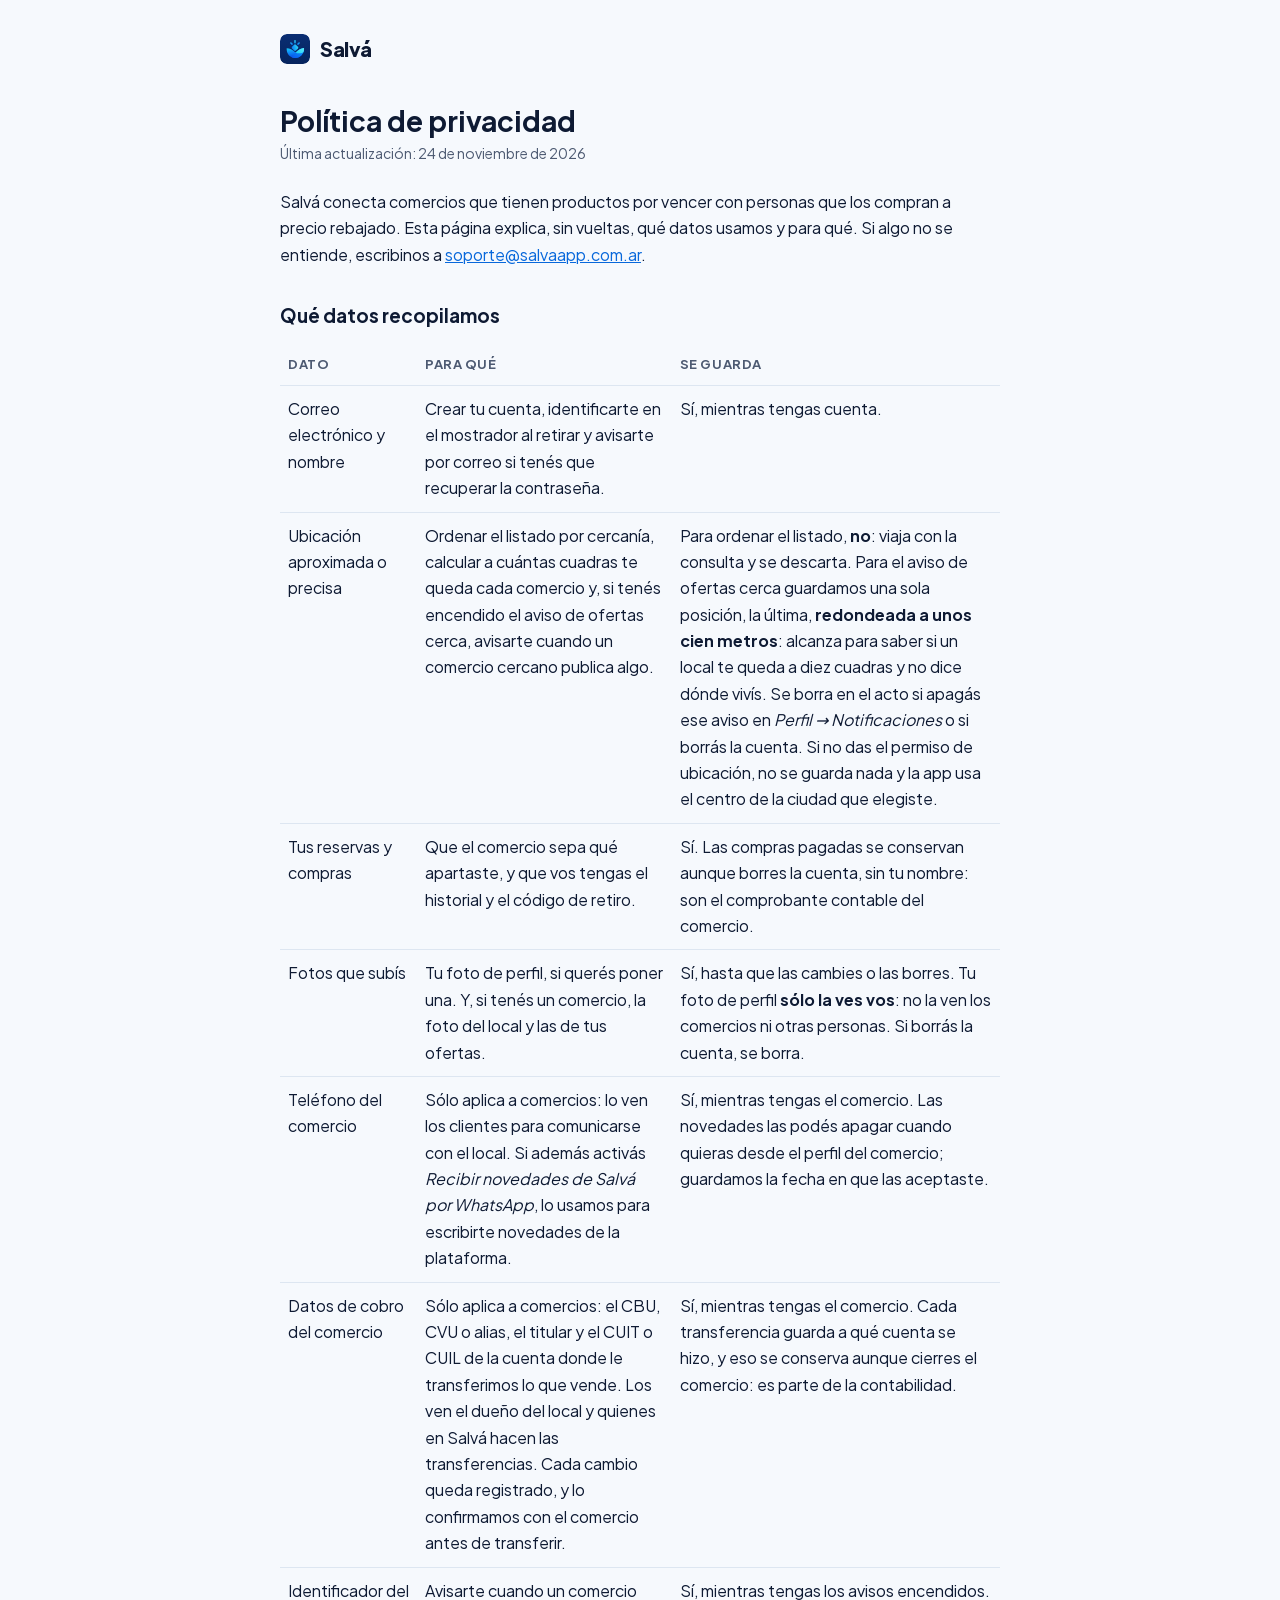
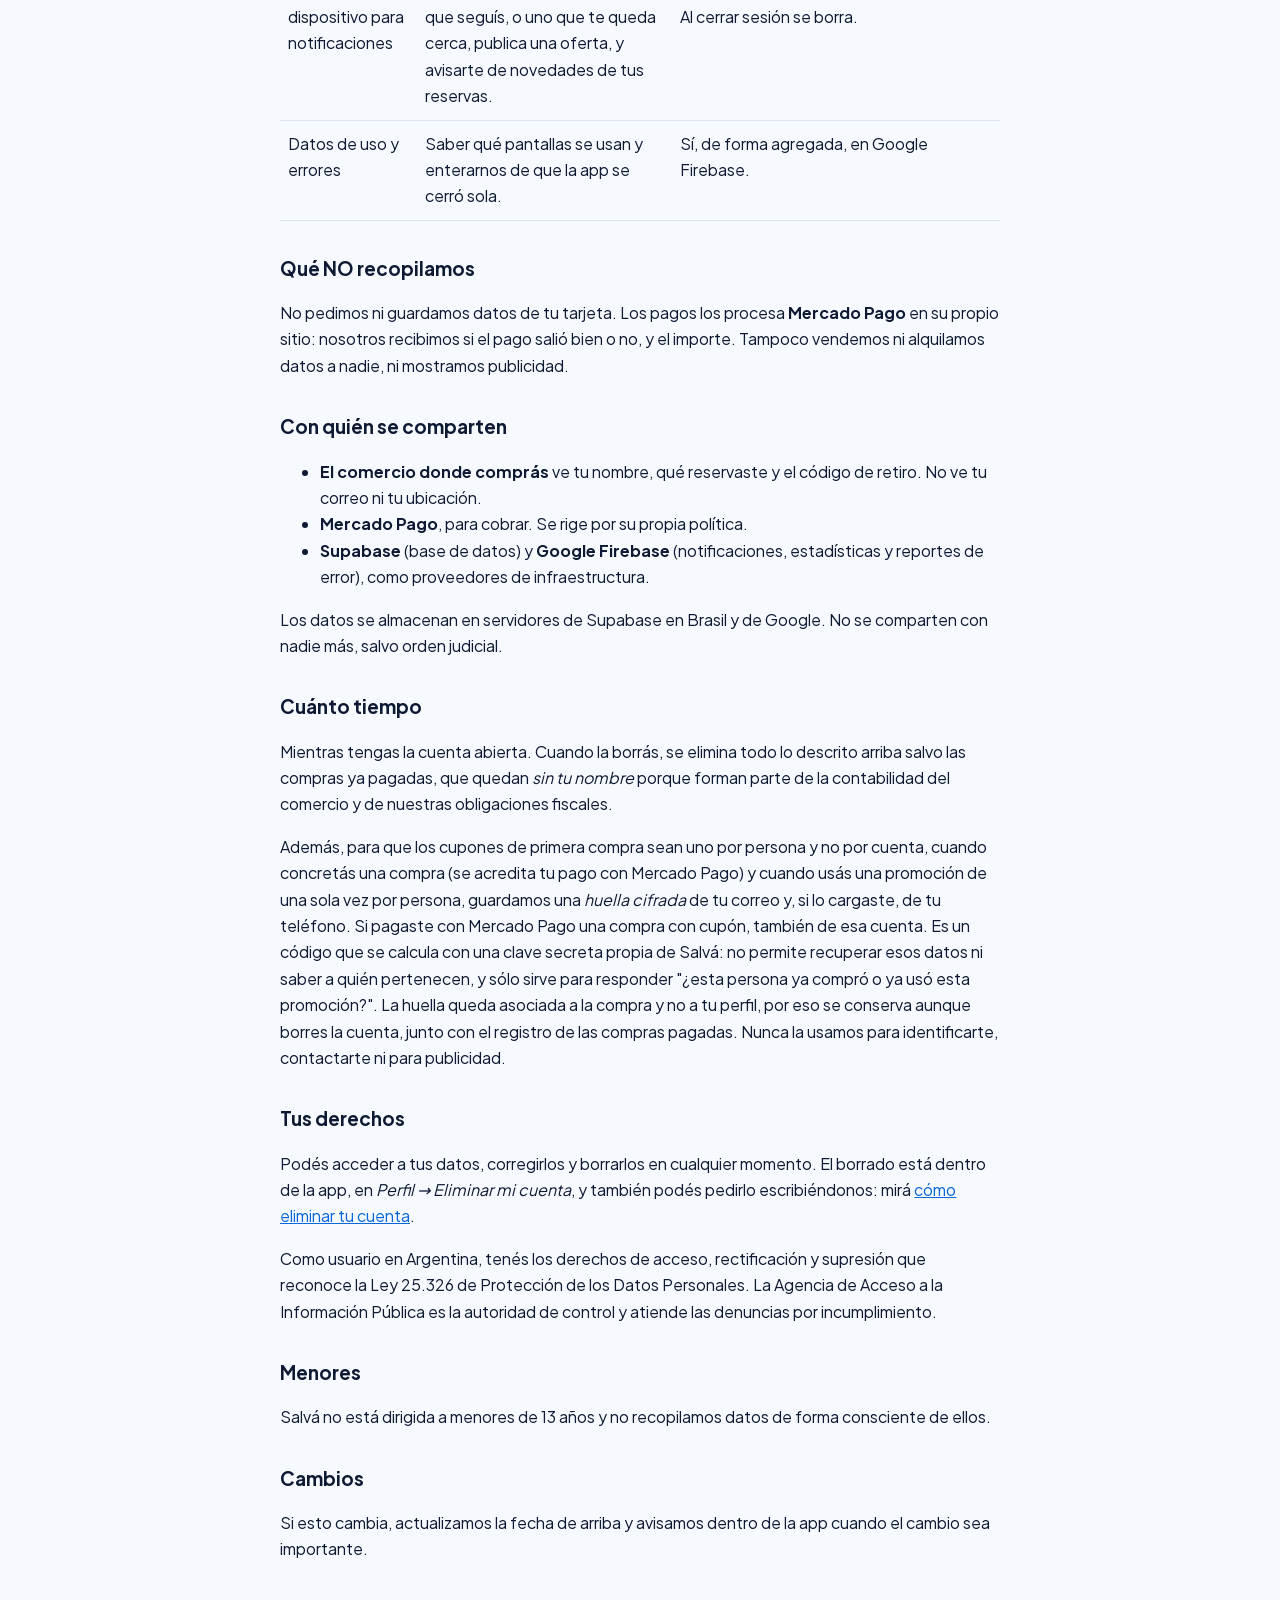
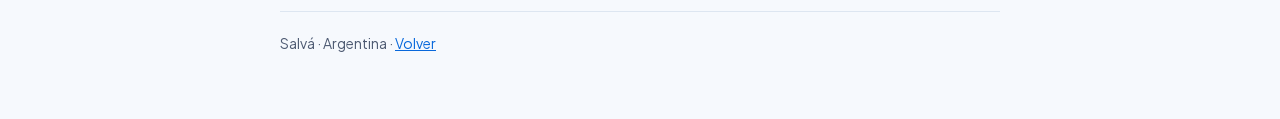
<file: privacidad.html>
<!doctype html>
<html lang="es">
<head>
<meta charset="utf-8">
<meta name="viewport" content="width=device-width, initial-scale=1">
<title>Política de privacidad — Salvá</title>
<meta name="description" content="Qué datos usa Salvá, para qué, con quién los comparte y cómo pedir que los borremos.">
<link rel="canonical" href="https://salvaapp.com.ar/privacidad.html">
<!-- Para que el link pegado en WhatsApp o en un mail muestre qué es, con la
     marca, y no la dirección pelada: se comparten (soporte manda la de
     eliminar la cuenta, Play y los comercios leen las otras). -->
<meta property="og:site_name" content="Salvá">
<meta property="og:locale" content="es_AR">
<meta property="og:type" content="website">
<meta property="og:url" content="https://salvaapp.com.ar/privacidad.html">
<meta property="og:title" content="Política de privacidad · Salvá">
<meta property="og:description" content="Qué datos usa Salvá, para qué, con quién los comparte y cómo pedir que los borremos.">
<meta property="og:image" content="https://salvaapp.com.ar/img/og.png">
<meta property="og:image:width" content="1200">
<meta property="og:image:height" content="630">
<meta property="og:image:alt" content="Salvá. Dale otra oportunidad.">
<meta name="twitter:card" content="summary_large_image">
<link rel="icon" href="favicon.ico" sizes="any">
<link rel="icon" href="favicon.svg" type="image/svg+xml">
<link rel="stylesheet" href="estilo.css">
</head>
<body>
<header><a class="marca" href="./"><img src="favicon.svg" alt="" width="30" height="30"> Salvá</a></header>
<main>
  <h1>Política de privacidad</h1>
  <p class="fecha">Última actualización: 24 de noviembre de 2026</p>

  <p>Salvá conecta comercios que tienen productos por vencer con personas
  que los compran a precio rebajado. Esta página explica, sin vueltas, qué datos
  usamos y para qué. Si algo no se entiende, escribinos a
  <a href="mailto:soporte@salvaapp.com.ar">soporte@salvaapp.com.ar</a>.</p>

  <h2>Qué datos recopilamos</h2>
  <table>
    <tr><th>Dato</th><th>Para qué</th><th>Se guarda</th></tr>
    <tr>
      <td>Correo electrónico y nombre</td>
      <td>Crear tu cuenta, identificarte en el mostrador al retirar y avisarte
          por correo si tenés que recuperar la contraseña.</td>
      <td>Sí, mientras tengas cuenta.</td>
    </tr>
    <tr>
      <td>Ubicación aproximada o precisa</td>
      <td>Ordenar el listado por cercanía, calcular a cuántas cuadras te queda
          cada comercio y, si tenés encendido el aviso de ofertas cerca,
          avisarte cuando un comercio cercano publica algo.</td>
      <td>Para ordenar el listado, <strong>no</strong>: viaja con la consulta y se
          descarta. Para el aviso de ofertas cerca guardamos una sola posición,
          la última, <strong>redondeada a unos cien metros</strong>: alcanza para
          saber si un local te queda a diez cuadras y no dice dónde vivís. Se
          borra en el acto si apagás ese aviso en <em>Perfil → Notificaciones</em>
          o si borrás la cuenta. Si no das el permiso de ubicación, no se guarda
          nada y la app usa el centro de la ciudad que elegiste.</td>
    </tr>
    <tr>
      <td>Tus reservas y compras</td>
      <td>Que el comercio sepa qué apartaste, y que vos tengas el historial y el
          código de retiro.</td>
      <td>Sí. Las compras pagadas se conservan aunque borres la cuenta, sin tu
          nombre: son el comprobante contable del comercio.</td>
    </tr>
    <tr>
      <td>Fotos que subís</td>
      <td>Tu foto de perfil, si querés poner una. Y, si tenés un comercio, la
          foto del local y las de tus ofertas.</td>
      <td>Sí, hasta que las cambies o las borres. Tu foto de perfil
          <strong>sólo la ves vos</strong>: no la ven los comercios ni otras
          personas. Si borrás la cuenta, se borra.</td>
    </tr>
    <tr>
      <td>Teléfono del comercio</td>
      <td>Sólo aplica a comercios: lo ven los clientes para comunicarse con el
          local. Si además activás <em>Recibir novedades de Salvá por
          WhatsApp</em>, lo usamos para escribirte novedades de la plataforma.</td>
      <td>Sí, mientras tengas el comercio. Las novedades las podés apagar
          cuando quieras desde el perfil del comercio; guardamos la fecha en
          que las aceptaste.</td>
    </tr>
    <tr>
      <td>Datos de cobro del comercio</td>
      <td>Sólo aplica a comercios: el CBU, CVU o alias, el titular y el CUIT o
          CUIL de la cuenta donde le transferimos lo que vende. Los ven el
          dueño del local y quienes en Salvá hacen las transferencias. Cada
          cambio queda registrado, y lo confirmamos con el comercio antes de
          transferir.</td>
      <td>Sí, mientras tengas el comercio. Cada transferencia guarda a qué
          cuenta se hizo, y eso se conserva aunque cierres el comercio: es parte
          de la contabilidad.</td>
    </tr>
    <tr>
      <td>Identificador del dispositivo para notificaciones</td>
      <td>Avisarte cuando un comercio que seguís, o uno que te queda cerca,
          publica una oferta, y avisarte de novedades de tus reservas.</td>
      <td>Sí, mientras tengas los avisos encendidos. Al cerrar sesión se borra.</td>
    </tr>
    <tr>
      <td>Datos de uso y errores</td>
      <td>Saber qué pantallas se usan y enterarnos de que la app se cerró sola.</td>
      <td>Sí, de forma agregada, en Google Firebase.</td>
    </tr>
  </table>

  <h2>Qué NO recopilamos</h2>
  <p>No pedimos ni guardamos datos de tu tarjeta. Los pagos los procesa
  <strong>Mercado Pago</strong> en su propio sitio: nosotros recibimos si el pago
  salió bien o no, y el importe. Tampoco vendemos ni alquilamos datos a nadie,
  ni mostramos publicidad.</p>

  <h2>Con quién se comparten</h2>
  <ul>
    <li><strong>El comercio donde comprás</strong> ve tu nombre, qué reservaste y
    el código de retiro. No ve tu correo ni tu ubicación.</li>
    <li><strong>Mercado Pago</strong>, para cobrar. Se rige por su propia política.</li>
    <li><strong>Supabase</strong> (base de datos) y <strong>Google Firebase</strong>
    (notificaciones, estadísticas y reportes de error), como proveedores de
    infraestructura.</li>
  </ul>
  <p>Los datos se almacenan en servidores de Supabase en Brasil y de Google. No
  se comparten con nadie más, salvo orden judicial.</p>

  <h2>Cuánto tiempo</h2>
  <p>Mientras tengas la cuenta abierta. Cuando la borrás, se elimina todo lo
  descrito arriba salvo las compras ya pagadas, que quedan <em>sin tu nombre</em>
  porque forman parte de la contabilidad del comercio y de nuestras obligaciones
  fiscales.</p>
  <p>Además, para que los cupones de primera compra sean uno por persona y no
  por cuenta, cuando concretás una compra (se acredita tu pago con Mercado Pago)
  y cuando usás una promoción de una sola vez por persona, guardamos
  una <em>huella cifrada</em> de tu correo y, si lo cargaste, de tu teléfono.
  Si pagaste con Mercado Pago una compra con cupón, también de esa cuenta. Es un
  código que se calcula con una clave secreta propia de Salvá: no permite
  recuperar esos datos ni saber a quién pertenecen, y sólo sirve para responder
  "¿esta persona ya compró o ya usó esta promoción?". La huella queda asociada a
  la compra y no a tu perfil, por eso se conserva aunque borres la cuenta, junto
  con el registro de las compras pagadas. Nunca la usamos para identificarte,
  contactarte ni para publicidad.</p>

  <h2>Tus derechos</h2>
  <p>Podés acceder a tus datos, corregirlos y borrarlos en cualquier momento.
  El borrado está dentro de la app, en <em>Perfil → Eliminar mi cuenta</em>, y
  también podés pedirlo escribiéndonos: mirá
  <a href="eliminar-cuenta.html">cómo eliminar tu cuenta</a>.</p>
  <p>Como usuario en Argentina, tenés los derechos de acceso, rectificación y
  supresión que reconoce la Ley 25.326 de Protección de los Datos Personales.
  La Agencia de Acceso a la Información Pública es la autoridad de control y
  atiende las denuncias por incumplimiento.</p>

  <h2>Menores</h2>
  <p>Salvá no está dirigida a menores de 13 años y no recopilamos datos de forma
  consciente de ellos.</p>

  <h2>Cambios</h2>
  <p>Si esto cambia, actualizamos la fecha de arriba y avisamos dentro de la app
  cuando el cambio sea importante.</p>
</main>
<footer>Salvá · Argentina · <a href="./">Volver</a></footer>
</body>
</html>
</file>
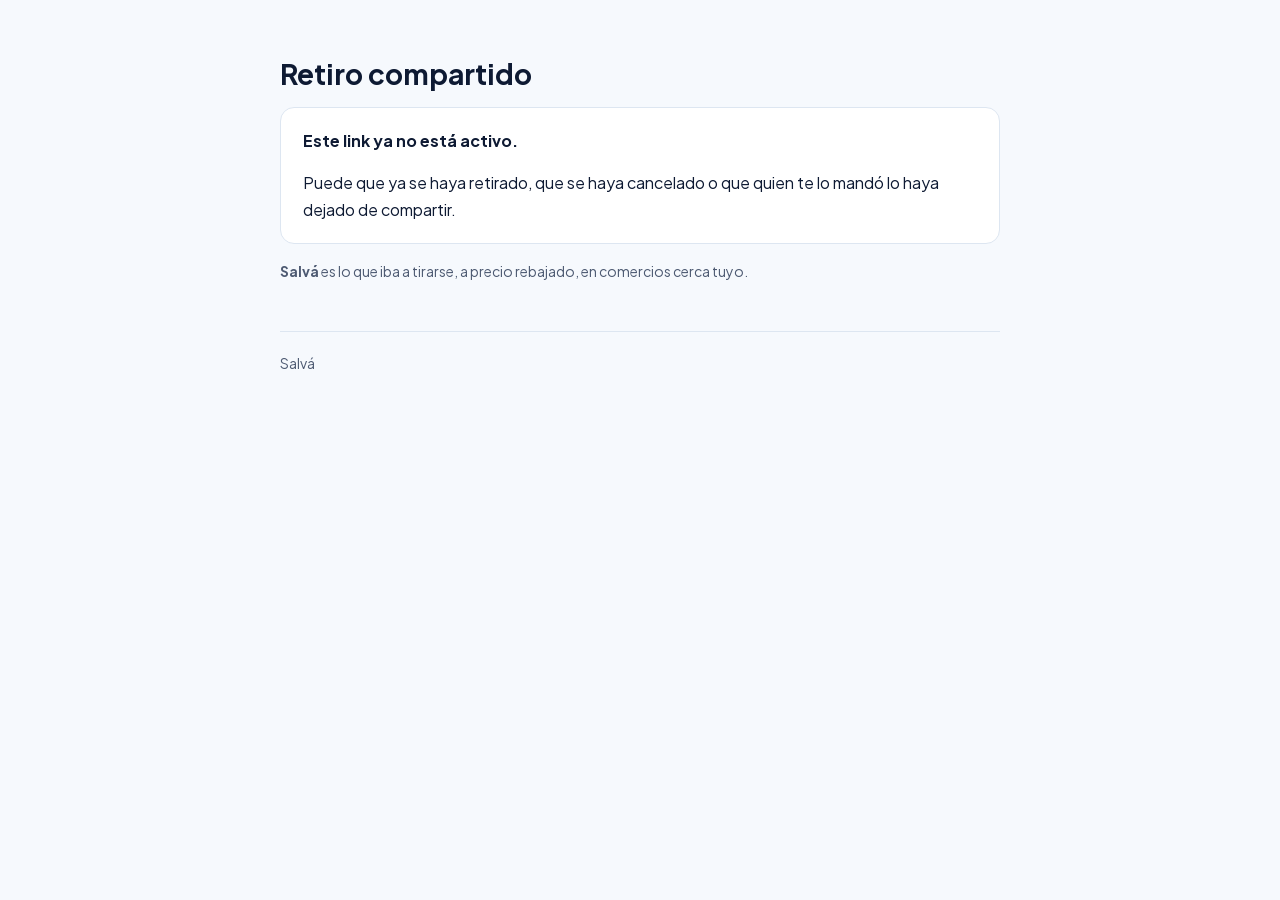
<file: retiro.html>
<!doctype html>
<html lang="es">
<head>
<meta charset="utf-8">
<meta name="viewport" content="width=device-width, initial-scale=1">
<!-- Que no se indexe ni se mande la dirección completa a otro sitio: el
     token va después del #, pero por las dudas. -->
<meta name="robots" content="noindex">
<meta name="referrer" content="no-referrer">
<title>Retiro compartido · Salvá</title>
<meta property="og:title" content="Te pidieron que retires una compra en Salvá">
<meta property="og:description" content="Abrí el link para ver el código de retiro.">
<meta property="og:type" content="website">
<link rel="stylesheet" href="estilo.css">
<script>
  var SUPABASE_URL = 'https://jjlrlfykiqheiliyeuwk.supabase.co';
  var SUPABASE_ANON_KEY = 'eyJhbGciOiJIUzI1NiIsInR5cCI6IkpXVCJ9.eyJpc3MiOiJzdXBhYmFzZSIsInJlZiI6ImpqbHJsZnlraXFoZWlsaXlldXdrIiwicm9sZSI6ImFub24iLCJpYXQiOjE3ODkxMzIzODQsImV4cCI6MjEwNDcwODM4NH0.7XpWeksD6BIPe0T02g6Qr5_be008a-Rfq4Z2E6TTxG0';

  function texto(id, valor) { document.getElementById(id).textContent = valor; }

  // La hora del local, no la del teléfono: igual que la app.
  function horario(desde, hasta) {
    var o = { timeZone: 'America/Argentina/Buenos_Aires', hour: '2-digit', minute: '2-digit', hour12: false };
    var d = { timeZone: 'America/Argentina/Buenos_Aires', day: 'numeric', month: 'short' };
    var a = new Date(desde), b = new Date(hasta);
    return a.toLocaleDateString('es-AR', d) + ' de ' + a.toLocaleTimeString('es-AR', o) +
      ' a ' + b.toLocaleTimeString('es-AR', o);
  }

  // Con centavos si los tiene, como la app: quien va a retirar tiene que
  // llevar justo lo que dice el ticket, y redondeado decía otra cifra. Los
  // puntos a mano, como en ofertas.js: sin `es-AR`, `toLocaleString` pone
  // comas. El espacio duro, para que el "$" no quede solo al final de una
  // línea.
  function plata(n) {
    var centavos = Math.round(Number(n == null ? 0 : n) * 100);
    var abs = Math.abs(centavos);
    var miles = String(Math.floor(abs / 100)).replace(/\B(?=(\d{3})+(?!\d))/g, '.');
    var resto = abs % 100;
    var numero = resto === 0 ? miles : miles + ',' + (resto < 10 ? '0' : '') + resto;
    return (centavos < 0 ? '-' : '') + '$\u00a0' + numero;
  }

  document.addEventListener('DOMContentLoaded', function () {
    var token = location.hash.replace(/^#/, '');
    if (!/^[0-9a-f]{48}$/.test(token)) { document.getElementById('nosirve').hidden = false; return; }

    // Quien tiene la app la abre en el mismo ticket, con el QR.
    var abrir = document.getElementById('abrir');
    abrir.href = 'salva://retiro?t=' + token;
    abrir.hidden = false;

    fetch(SUPABASE_URL + '/rest/v1/rpc/ticket_compartido', {
      method: 'POST',
      headers: {
        'apikey': SUPABASE_ANON_KEY,
        'Authorization': 'Bearer ' + SUPABASE_ANON_KEY,
        'Content-Type': 'application/json'
      },
      body: JSON.stringify({ p_token: token })
    }).then(function (r) { return r.ok ? r.json() : []; })
      .then(function (filas) {
        var t = filas && filas[0];
        if (!t) { document.getElementById('nosirve').hidden = false; return; }
        texto('para', 'Para ' + t.quien_retira);
        texto('codigo', t.pickup_code.split('').join(' '));
        texto('comercio', t.comercio);
        texto('direccion', t.direccion || '');
        texto('horario', horario(t.pickup_start_at, t.pickup_end_at));
        texto('producto', t.cantidad + ' × ' + t.oferta);
        // Para pagar en el local (0910), quien va tiene que llevar la plata.
        texto('pagado', t.a_pagar != null
          ? 'Se paga al retirar: ' + plata(t.a_pagar)
          : 'Ya está pagado: ' + plata(t.total_pagado));
        document.getElementById('ticket').hidden = false;
      })
      .catch(function () { document.getElementById('error').hidden = false; });
  });
</script>
</head>
<body>
<main>
  <h1 style="margin-top:56px">Retiro compartido</h1>

  <div class="tarjeta" id="ticket" hidden>
    <p id="para" style="margin-top:0;font-weight:700"></p>
    <p style="margin:0;font-size:12px;letter-spacing:.8px">MOSTRÁ ESTE CÓDIGO EN EL COMERCIO</p>
    <p id="codigo" style="font-size:36px;font-weight:800;letter-spacing:2px;margin:8px 0"></p>
    <p id="pagado" style="margin-top:0"></p>
    <p><strong id="comercio"></strong><br><span id="direccion"></span></p>
    <p id="horario"></p>
    <p id="producto" style="margin-bottom:0"></p>
  </div>

  <div class="tarjeta" id="nosirve" hidden>
    <p style="margin-top:0"><strong>Este link ya no está activo.</strong></p>
    <p style="margin-bottom:0">Puede que ya se haya retirado, que se haya
    cancelado o que quien te lo mandó lo haya dejado de compartir.</p>
  </div>

  <div class="tarjeta" id="error" hidden>
    <p style="margin:0">No pudimos cargar el retiro. Revisá tu conexión y
    volvé a abrir el link.</p>
  </div>

  <p><a class="boton-app" id="abrir" hidden href="#">Abrir en la app</a></p>
  <p style="color:var(--tinta-suave);font-size:14px">
    <strong>Salvá</strong> es lo que iba a tirarse, a precio rebajado, en
    comercios cerca tuyo.</p>
</main>
<footer>Salvá</footer>
</body>
</html>
</file>
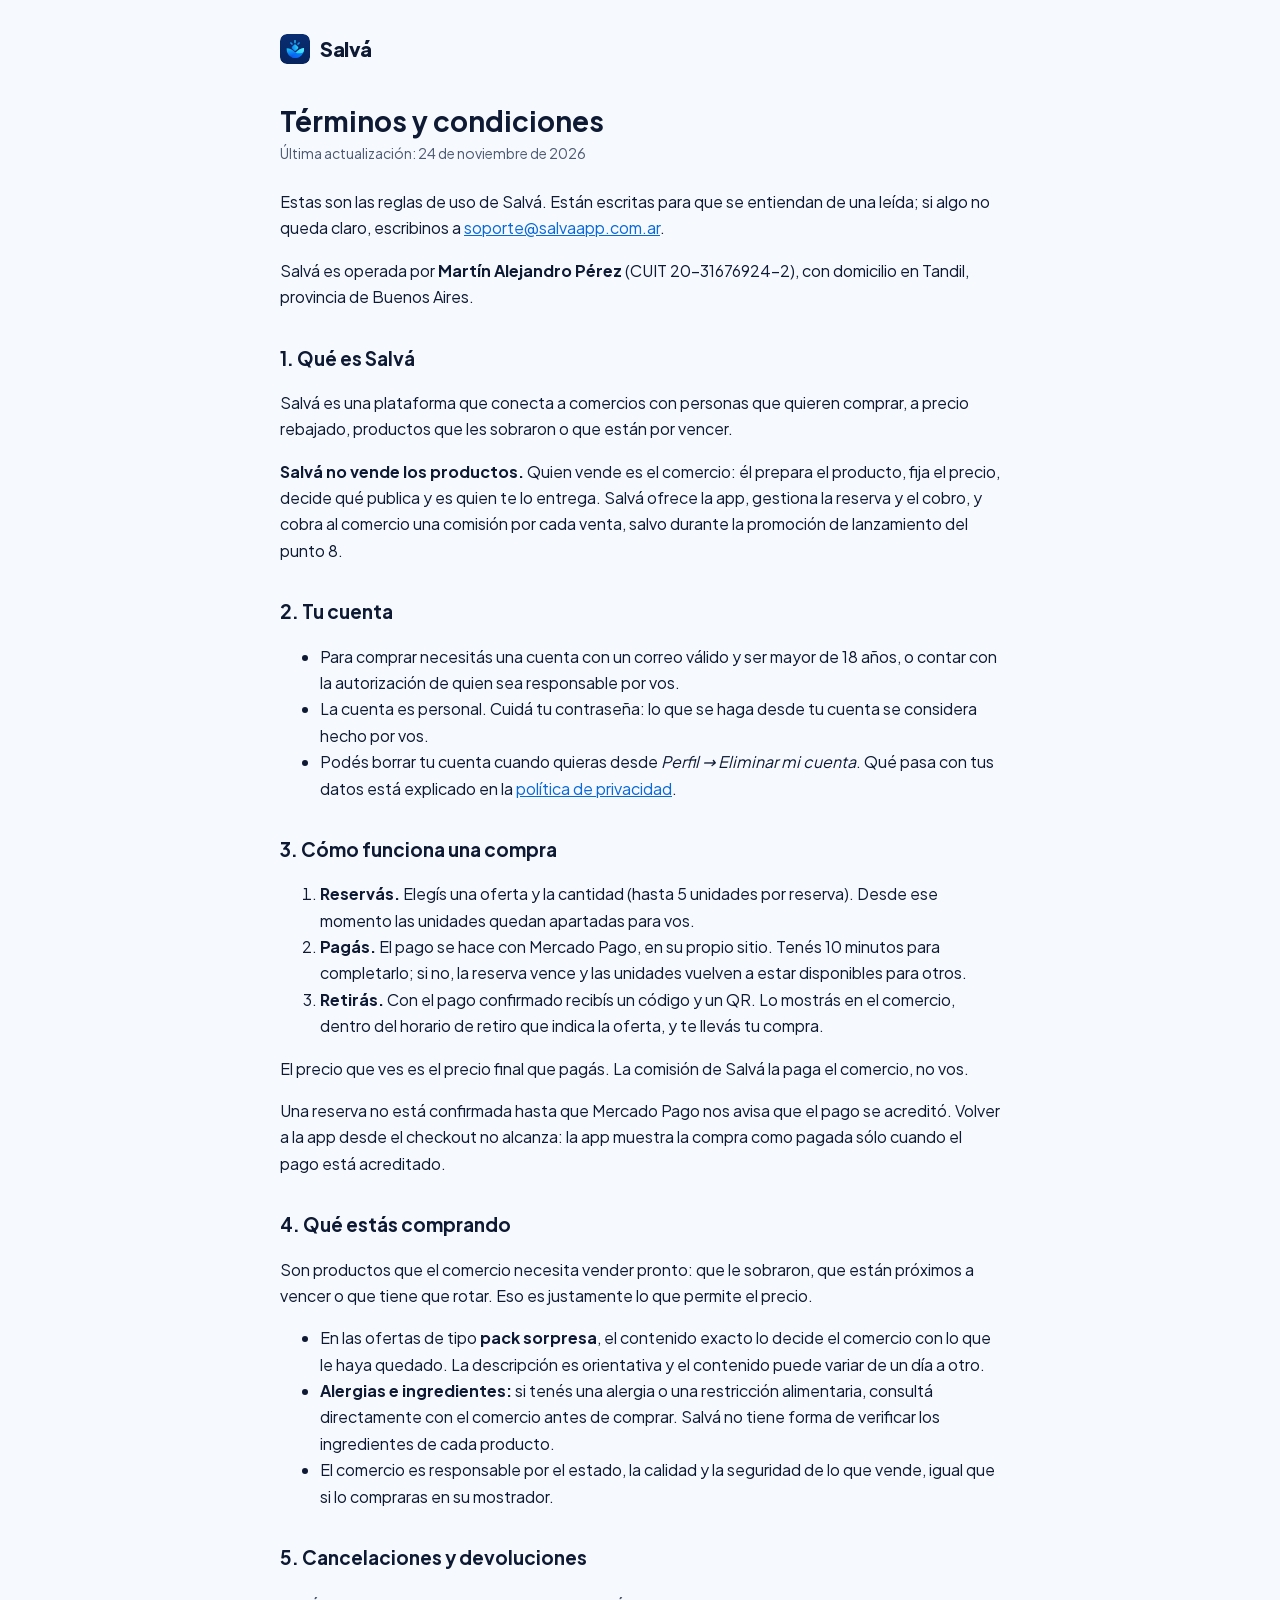
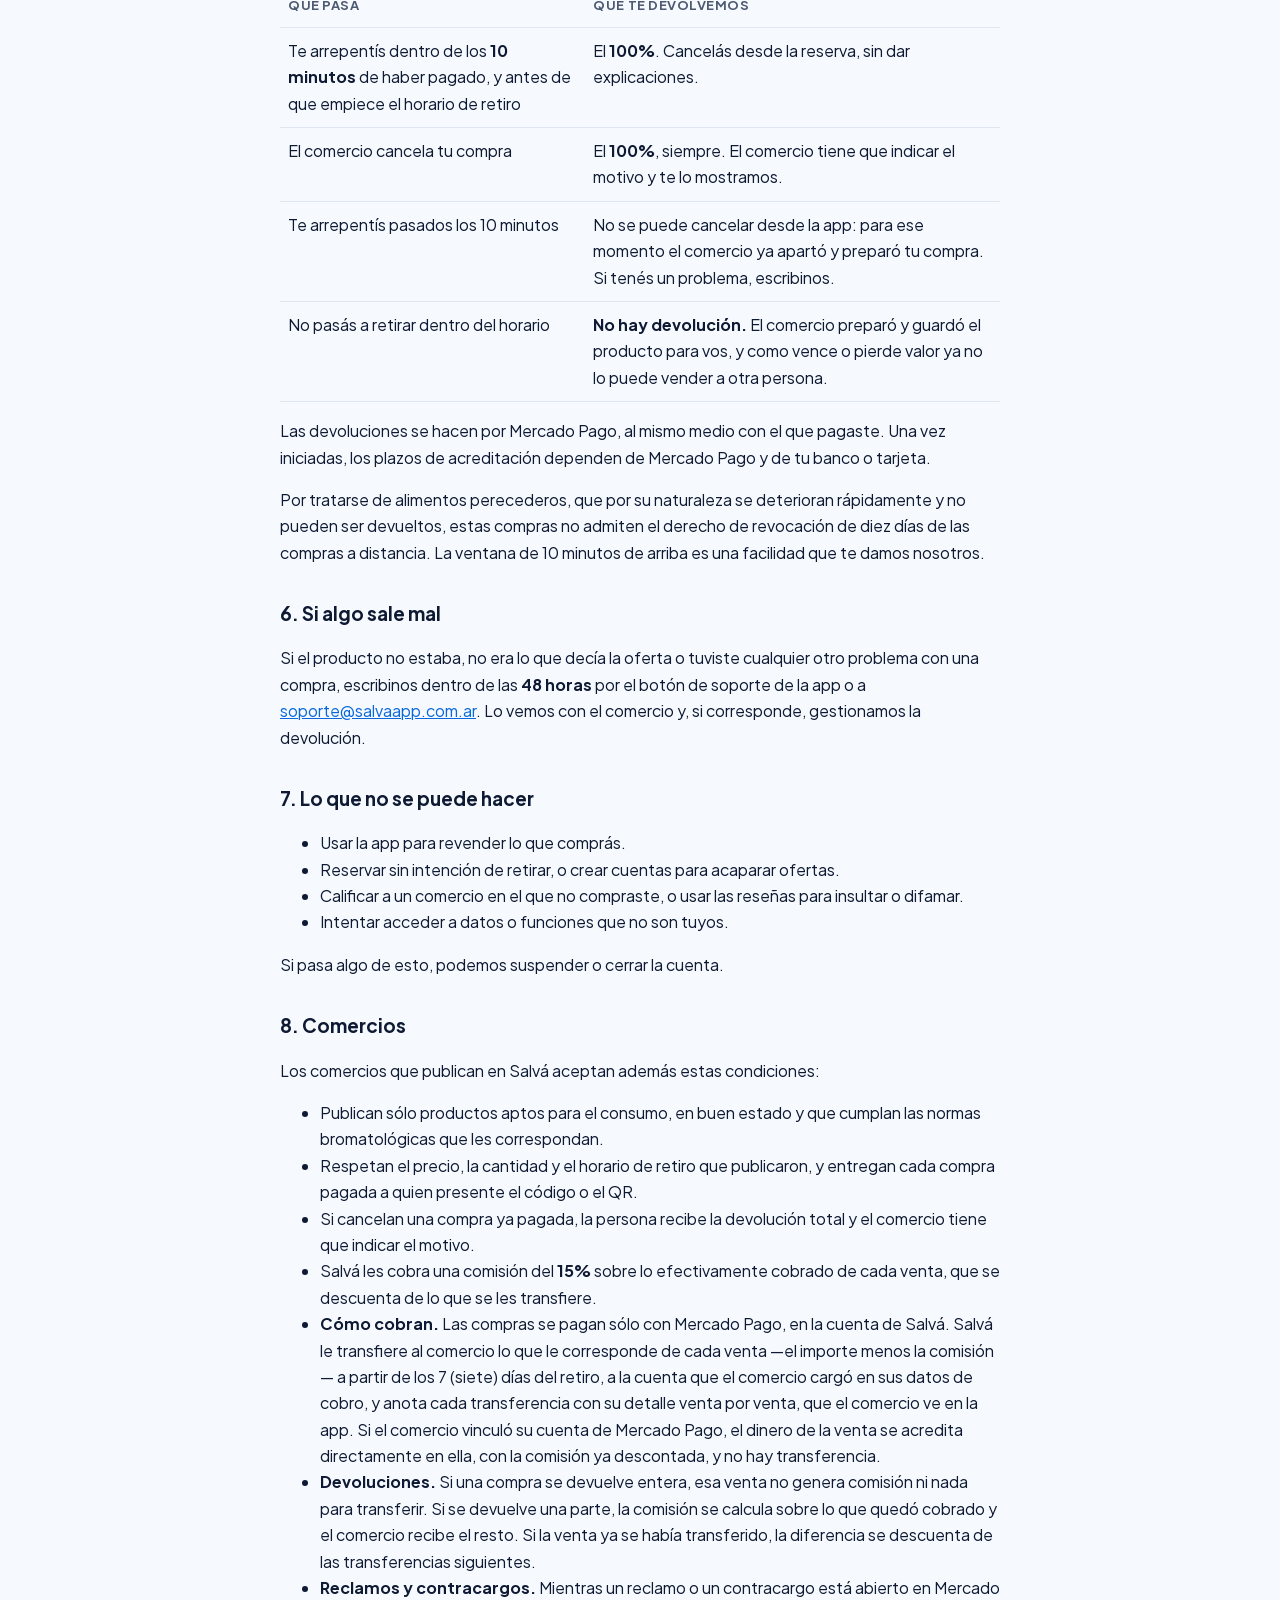
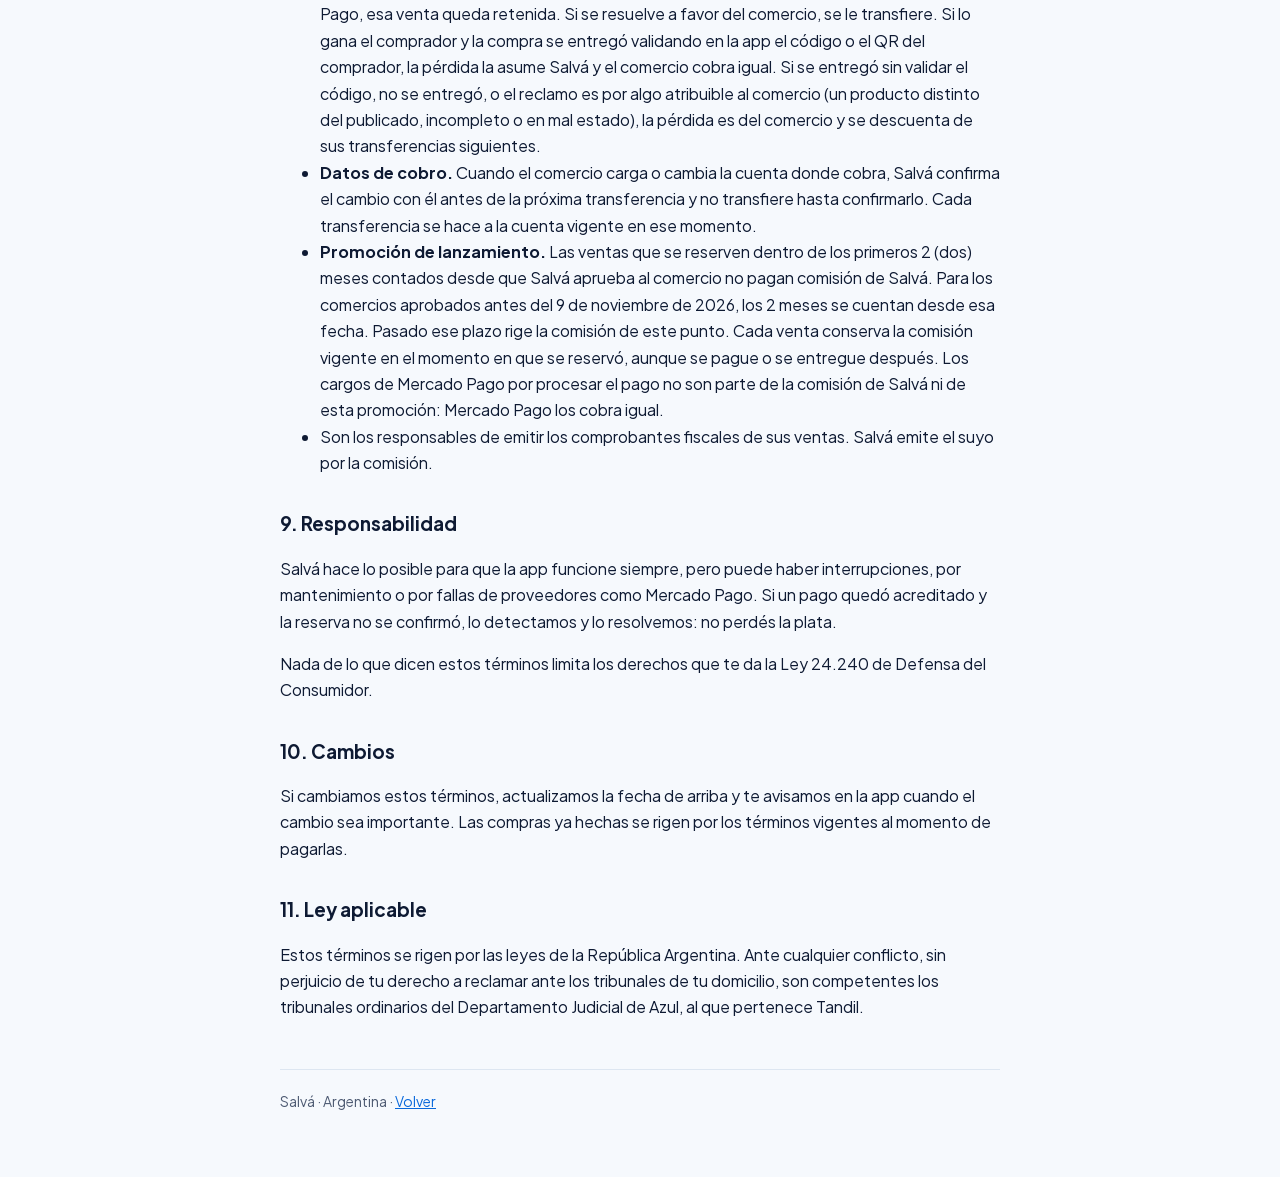
<file: terminos.html>
<!doctype html>
<html lang="es">
<head>
<meta charset="utf-8">
<meta name="viewport" content="width=device-width, initial-scale=1">
<title>Términos y condiciones — Salvá</title>
<meta name="description" content="Las reglas de uso de Salvá: cómo se reserva, se paga y se retira, cancelaciones y devoluciones, y qué aceptan los comercios.">
<link rel="canonical" href="https://salvaapp.com.ar/terminos.html">
<!-- Para que el link pegado en WhatsApp o en un mail muestre qué es, con la
     marca, y no la dirección pelada: se comparten (soporte manda la de
     eliminar la cuenta, Play y los comercios leen las otras). -->
<meta property="og:site_name" content="Salvá">
<meta property="og:locale" content="es_AR">
<meta property="og:type" content="website">
<meta property="og:url" content="https://salvaapp.com.ar/terminos.html">
<meta property="og:title" content="Términos y condiciones · Salvá">
<meta property="og:description" content="Las reglas de uso de Salvá: cómo se reserva, se paga y se retira, cancelaciones y devoluciones, y qué aceptan los comercios.">
<meta property="og:image" content="https://salvaapp.com.ar/img/og.png">
<meta property="og:image:width" content="1200">
<meta property="og:image:height" content="630">
<meta property="og:image:alt" content="Salvá. Dale otra oportunidad.">
<meta name="twitter:card" content="summary_large_image">
<link rel="icon" href="favicon.ico" sizes="any">
<link rel="icon" href="favicon.svg" type="image/svg+xml">
<link rel="stylesheet" href="estilo.css">
</head>
<body>
<header><a class="marca" href="./"><img src="favicon.svg" alt="" width="30" height="30"> Salvá</a></header>
<main>
  <h1>Términos y condiciones</h1>
  <p class="fecha">Última actualización: 24 de noviembre de 2026</p>

  <p>Estas son las reglas de uso de Salvá. Están escritas para que se entiendan
  de una leída; si algo no queda claro, escribinos a
  <a href="mailto:soporte@salvaapp.com.ar">soporte@salvaapp.com.ar</a>.</p>

  <p>Salvá es operada por <strong>Martín Alejandro Pérez</strong> (CUIT 20-31676924-2),
  con domicilio en Tandil, provincia de Buenos Aires.</p>

  <h2>1. Qué es Salvá</h2>
  <p>Salvá es una plataforma que conecta a comercios con personas que quieren
  comprar, a precio rebajado, productos que les sobraron o que están por
  vencer.</p>
  <p><strong>Salvá no vende los productos.</strong> Quien vende es el comercio: él
  prepara el producto, fija el precio, decide qué publica y es quien te lo
  entrega. Salvá ofrece la app, gestiona la reserva y el cobro, y cobra al
  comercio una comisión por cada venta, salvo durante la promoción de
  lanzamiento del punto 8.</p>

  <h2>2. Tu cuenta</h2>
  <ul>
    <li>Para comprar necesitás una cuenta con un correo válido y ser mayor de
    18 años, o contar con la autorización de quien sea responsable por vos.</li>
    <li>La cuenta es personal. Cuidá tu contraseña: lo que se haga desde tu
    cuenta se considera hecho por vos.</li>
    <li>Podés borrar tu cuenta cuando quieras desde <em>Perfil → Eliminar mi
    cuenta</em>. Qué pasa con tus datos está explicado en la
    <a href="privacidad.html">política de privacidad</a>.</li>
  </ul>

  <h2>3. Cómo funciona una compra</h2>
  <ol>
    <li><strong>Reservás.</strong> Elegís una oferta y la cantidad (hasta 5
    unidades por reserva). Desde ese momento las unidades quedan apartadas para
    vos.</li>
    <li><strong>Pagás.</strong> El pago se hace con Mercado Pago, en su propio
    sitio. Tenés 10 minutos para completarlo; si no, la reserva vence y las
    unidades vuelven a estar disponibles para otros.</li>
    <li><strong>Retirás.</strong> Con el pago confirmado recibís un código y un
    QR. Lo mostrás en el comercio, dentro del horario de retiro que indica la
    oferta, y te llevás tu compra.</li>
  </ol>
  <p>El precio que ves es el precio final que pagás. La comisión de Salvá la
  paga el comercio, no vos.</p>
  <p>Una reserva no está confirmada hasta que Mercado Pago nos avisa que el pago
  se acreditó. Volver a la app desde el checkout no alcanza: la app muestra la
  compra como pagada sólo cuando el pago está acreditado.</p>

  <h2>4. Qué estás comprando</h2>
  <p>Son productos que el comercio necesita vender pronto: que le sobraron,
  que están próximos a vencer o que tiene que rotar. Eso es justamente lo que
  permite el precio.</p>
  <ul>
    <li>En las ofertas de tipo <strong>pack sorpresa</strong>, el contenido
    exacto lo decide el comercio con lo que le haya quedado. La descripción es
    orientativa y el contenido puede variar de un día a otro.</li>
    <li><strong>Alergias e ingredientes:</strong> si tenés una alergia o una
    restricción alimentaria, consultá directamente con el comercio antes de
    comprar. Salvá no tiene forma de verificar los ingredientes de cada
    producto.</li>
    <li>El comercio es responsable por el estado, la calidad y la seguridad de
    lo que vende, igual que si lo compraras en su mostrador.</li>
  </ul>

  <h2>5. Cancelaciones y devoluciones</h2>
  <table>
    <tr><th>Qué pasa</th><th>Qué te devolvemos</th></tr>
    <tr>
      <td>Te arrepentís dentro de los <strong>10 minutos</strong> de haber
      pagado, y antes de que empiece el horario de retiro</td>
      <td>El <strong>100%</strong>. Cancelás desde la reserva, sin dar
      explicaciones.</td>
    </tr>
    <tr>
      <td>El comercio cancela tu compra</td>
      <td>El <strong>100%</strong>, siempre. El comercio tiene que indicar el
      motivo y te lo mostramos.</td>
    </tr>
    <tr>
      <td>Te arrepentís pasados los 10 minutos</td>
      <td>No se puede cancelar desde la app: para ese momento el comercio ya
      apartó y preparó tu compra. Si tenés un problema, escribinos.</td>
    </tr>
    <tr>
      <td>No pasás a retirar dentro del horario</td>
      <td><strong>No hay devolución.</strong> El comercio preparó y guardó el
      producto para vos, y como vence o pierde valor ya no lo puede vender
      a otra persona.</td>
    </tr>
  </table>
  <p>Las devoluciones se hacen por Mercado Pago, al mismo medio con el que
  pagaste. Una vez iniciadas, los plazos de acreditación dependen de Mercado
  Pago y de tu banco o tarjeta.</p>
  <p>Por tratarse de alimentos perecederos, que por su naturaleza se deterioran
  rápidamente y no pueden ser devueltos, estas compras no admiten el derecho de
  revocación de diez días de las compras a distancia. La ventana de 10 minutos
  de arriba es una facilidad que te damos nosotros.</p>

  <h2>6. Si algo sale mal</h2>
  <p>Si el producto no estaba, no era lo que decía la oferta o tuviste
  cualquier otro problema con una compra, escribinos dentro de las
  <strong>48 horas</strong> por el botón de soporte de la app o a
  <a href="mailto:soporte@salvaapp.com.ar">soporte@salvaapp.com.ar</a>.
  Lo vemos con el comercio y, si corresponde, gestionamos la devolución.</p>

  <h2>7. Lo que no se puede hacer</h2>
  <ul>
    <li>Usar la app para revender lo que comprás.</li>
    <li>Reservar sin intención de retirar, o crear cuentas para acaparar
    ofertas.</li>
    <li>Calificar a un comercio en el que no compraste, o usar las reseñas para
    insultar o difamar.</li>
    <li>Intentar acceder a datos o funciones que no son tuyos.</li>
  </ul>
  <p>Si pasa algo de esto, podemos suspender o cerrar la cuenta.</p>

  <h2>8. Comercios</h2>
  <p>Los comercios que publican en Salvá aceptan además estas condiciones:</p>
  <ul>
    <li>Publican sólo productos aptos para el consumo, en buen estado y que
    cumplan las normas bromatológicas que les correspondan.</li>
    <li>Respetan el precio, la cantidad y el horario de retiro que publicaron, y
    entregan cada compra pagada a quien presente el código o el QR.</li>
    <li>Si cancelan una compra ya pagada, la persona recibe la devolución total
    y el comercio tiene que indicar el motivo.</li>
    <li>Salvá les cobra una comisión del <strong>15%</strong> sobre lo
    efectivamente cobrado de cada venta, que se descuenta de lo que se les
    transfiere.</li>
    <li><strong>Cómo cobran.</strong> Las compras se pagan sólo con Mercado
    Pago, en la cuenta de Salvá. Salvá le transfiere al comercio lo que le
    corresponde de cada venta —el importe menos la comisión— a partir de los
    7 (siete) días del retiro, a la cuenta que el comercio cargó en sus datos
    de cobro, y anota cada transferencia con su detalle venta por venta, que
    el comercio ve en la app. Si el comercio vinculó su cuenta de Mercado
    Pago, el dinero de la venta se acredita directamente en ella, con la
    comisión ya descontada, y no hay transferencia.</li>
    <li><strong>Devoluciones.</strong> Si una compra se devuelve entera, esa
    venta no genera comisión ni nada para transferir. Si se devuelve una
    parte, la comisión se calcula sobre lo que quedó cobrado y el comercio
    recibe el resto. Si la venta ya se había transferido, la diferencia se
    descuenta de las transferencias siguientes.</li>
    <li><strong>Reclamos y contracargos.</strong> Mientras un reclamo o un
    contracargo está abierto en Mercado Pago, esa venta queda retenida. Si se
    resuelve a favor del comercio, se le transfiere. Si lo gana el comprador
    y la compra se entregó validando en la app el código o el QR del
    comprador, la pérdida la asume Salvá y el comercio cobra igual. Si se
    entregó sin validar el código, no se entregó, o el reclamo es por algo
    atribuible al comercio (un producto distinto del publicado, incompleto o
    en mal estado), la pérdida es del comercio y se descuenta de sus
    transferencias siguientes.</li>
    <li><strong>Datos de cobro.</strong> Cuando el comercio carga o cambia la
    cuenta donde cobra, Salvá confirma el cambio con él antes de la próxima
    transferencia y no transfiere hasta confirmarlo. Cada transferencia se
    hace a la cuenta vigente en ese momento.</li>
    <li><strong>Promoción de lanzamiento.</strong> Las ventas que se reserven
    dentro de los primeros 2 (dos) meses contados desde que Salvá aprueba al
    comercio no pagan comisión de Salvá. Para los comercios aprobados antes del
    9 de noviembre de 2026, los 2 meses se cuentan desde esa fecha. Pasado ese
    plazo rige la comisión de este punto. Cada venta conserva la comisión
    vigente en el momento en que se reservó, aunque se pague o se entregue
    después. Los cargos de Mercado Pago por procesar el pago no son parte de
    la comisión de Salvá ni de esta promoción: Mercado Pago los cobra
    igual.</li>
    <li>Son los responsables de emitir los comprobantes fiscales de sus ventas.
    Salvá emite el suyo por la comisión.</li>
  </ul>

  <h2>9. Responsabilidad</h2>
  <p>Salvá hace lo posible para que la app funcione siempre, pero puede haber
  interrupciones, por mantenimiento o por fallas de proveedores como Mercado
  Pago. Si un pago quedó acreditado y la reserva no se confirmó, lo detectamos y
  lo resolvemos: no perdés la plata.</p>
  <p>Nada de lo que dicen estos términos limita los derechos que te da la Ley
  24.240 de Defensa del Consumidor.</p>

  <h2>10. Cambios</h2>
  <p>Si cambiamos estos términos, actualizamos la fecha de arriba y te avisamos
  en la app cuando el cambio sea importante. Las compras ya hechas se rigen por
  los términos vigentes al momento de pagarlas.</p>

  <h2>11. Ley aplicable</h2>
  <p>Estos términos se rigen por las leyes de la República Argentina. Ante
  cualquier conflicto, sin perjuicio de tu derecho a reclamar ante los
  tribunales de tu domicilio, son competentes los tribunales ordinarios del
  Departamento Judicial de Azul, al que pertenece Tandil.</p>
</main>
<footer>Salvá · Argentina · <a href="./">Volver</a></footer>
</body>
</html>
</file>
<file: portada.css>
/* La portada de salvaapp.com.ar.
   Es la primera vez que alguien ve Salvá fuera de la tienda, así que usa los
   colores, la letra y la marca de la app (Azul Salvá, 2026-10-28), no la hoja
   común de las páginas legales. Sin frameworks: un archivo de estilos, uno de
   JS diferido y la fuente servida desde acá, para que abra rápido con mala
   señal. */

@font-face {
  font-family: "Plus Jakarta Sans";
  font-style: normal;
  font-weight: 400 800;
  font-display: swap;
  src: url(fuentes/plus-jakarta-sans-latin.woff2) format("woff2");
}

:root {
  color-scheme: light dark;
  --primario: #0868DB;
  --primario-oscuro: #06245E;
  --primario-suave: #D9ECFD;
  --primario-tinte: #EEF6FE;
  --sobre-primario: #FFFFFF;
  --tinta: #0E1A33;
  --tinta-media: #4D5A72;
  --tinta-tenue: #5B6881;
  --borde: #DDE6F1;
  --papel: #FFFFFF;
  --papel-alt: #EEF4FB;
  --fondo: #F6F9FD;
  --ambar: #E08A16;
  --ambar-tinte: #FDF3E2;
  --ambar-texto: #A15D00;
  --sobre-ambar: #2B1B02;
  --peligro: #C0392B;
  --exito: #1E7F4F;
  --sombra: 0 4px 16px rgba(14, 26, 51, .05);
  --sombra-alta: 0 10px 28px rgba(14, 26, 51, .12);
  /* La marca no sigue al tema: el marino del ícono es el mismo de noche. */
  --marino: #06245E;
  --marino-grad: linear-gradient(180deg, #0A2E73, #06245E);
  --cian: #46E7F5;
  /* El mapa de las pantallitas: calles y plazas, como el de la app. */
  --mapa-fondo: #E7EEF6;
  --mapa-calle: #FFFFFF;
  --mapa-avenida: #FBE6C4;
  --mapa-plaza: #D3EDDC;
  --ancho: 1120px;
  --canal: 20px;
}
@media (prefers-color-scheme: dark) {
  :root {
    --primario: #4AA3FF;
    --primario-oscuro: #A9D4FF;
    --primario-suave: #12305A;
    --primario-tinte: #0F1B33;
    --sobre-primario: #04122B;
    --tinta: #E8EEF7;
    --tinta-media: #A3B0C4;
    --tinta-tenue: #8C9AB2;
    --borde: #24324F;
    --papel: #111D36;
    --papel-alt: #182643;
    --fondo: #0A1328;
    --ambar: #F2A93B;
    --ambar-tinte: #33260F;
    --ambar-texto: #F2A93B;
    --peligro: #F0736A;
    --exito: #45C08A;
    --sombra: 0 4px 16px rgba(0, 0, 0, .25);
    --sombra-alta: 0 12px 32px rgba(0, 0, 0, .4);
    --mapa-fondo: #14223D;
    --mapa-calle: #22355A;
    --mapa-avenida: #3A3221;
    --mapa-plaza: #173A35;
  }
}

* { box-sizing: border-box; }
html { scroll-behavior: smooth; -webkit-text-size-adjust: 100%; }
/* Lo que se abre desde el menú no puede quedar debajo de la cabecera fija. */
[id] { scroll-margin-top: 80px; }
/* Las secciones ya traen 88px de aire arriba: alcanza con que el título
   quede debajo de la cabecera. */
section[id] { scroll-margin-top: 0; }
@media (prefers-reduced-motion: reduce) { html { scroll-behavior: auto; } }
body {
  margin: 0;
  background: var(--fondo);
  color: var(--tinta);
  font: 16px/1.6 "Plus Jakarta Sans", system-ui, -apple-system, "Segoe UI", Roboto, sans-serif;
  /* El teléfono y las tarjetas que flotan se asoman por los costados; nunca
     tiene que aparecer una barra horizontal. */
  overflow-x: clip;
}
img { max-width: 100%; height: auto; display: block; }
a { color: var(--primario); text-underline-offset: 3px; }
:focus-visible { outline: 2.5px solid var(--primario); outline-offset: 3px; border-radius: 6px; }
.oculto {
  position: absolute; width: 1px; height: 1px; padding: 0; margin: -1px;
  overflow: hidden; clip: rect(0 0 0 0); white-space: nowrap; border: 0;
}
.saltar {
  position: absolute; left: 12px; top: -60px; z-index: 50;
  background: var(--primario); color: var(--sobre-primario);
  padding: 10px 16px; border-radius: 10px; font-weight: 700; text-decoration: none;
}
.saltar:focus { top: 12px; }
.contenedor { max-width: var(--ancho); margin: 0 auto; padding: 0 var(--canal); }
.icono { width: 1em; height: 1em; fill: currentColor; flex: none; }

/* ---------- Marca ---------- */
.marca-tile {
  display: inline-grid; place-items: center; flex: none;
  width: var(--t, 36px); height: var(--t, 36px);
  border-radius: 22%;
  background: var(--marino-grad);
  box-shadow: 0 6px 18px rgba(6, 36, 94, .28);
}
.marca-tile svg { width: 64%; height: 64%; overflow: visible; }
.lockup {
  display: inline-flex; align-items: center; gap: 10px;
  color: var(--tinta); text-decoration: none;
  font-weight: 800; font-size: 21px; letter-spacing: -.02em;
}

/* ---------- Cabecera ---------- */
.cabecera {
  position: sticky; top: 0; z-index: 20;
  background: var(--fondo);
  border-bottom: 1px solid transparent;
  transition: border-color .2s, box-shadow .2s;
}
.cabecera.con-borde { border-bottom-color: var(--borde); box-shadow: var(--sombra); }
.cabecera .contenedor { display: flex; align-items: center; gap: 16px; height: 64px; }
.menu { display: flex; gap: 4px; margin-left: auto; }
.menu a {
  color: var(--tinta-media); text-decoration: none; font-weight: 600; font-size: 15px;
  padding: 8px 12px; border-radius: 999px;
}
.menu a:hover { color: var(--tinta); background: var(--papel-alt); }
.boton {
  display: inline-flex; align-items: center; justify-content: center; gap: 8px;
  min-height: 44px; padding: 10px 18px; border-radius: 14px;
  font: inherit; font-weight: 700; font-size: 15px; text-decoration: none;
  background: var(--primario); color: var(--sobre-primario);
  transition: transform .11s ease-out, filter .16s;
}
.boton:hover { filter: brightness(1.08); box-shadow: 0 6px 18px -4px rgba(8, 104, 219, .45); }
.boton:active { transform: scale(.975); }
.cabecera .boton { margin-left: 8px; }
.menu a[aria-current="true"] { color: var(--primario-oscuro); background: var(--primario-tinte); }

/* El menú del teléfono. Sin JS el botón no aparece y el menú sigue
   escondido, como antes: las secciones se alcanzan bajando. */
.boton-menu {
  display: none; place-items: center; width: 44px; height: 44px; flex: none;
  border: 1px solid var(--borde); border-radius: 14px; background: var(--papel);
  color: var(--tinta); cursor: pointer; padding: 0;
}
.boton-menu .icono { width: 24px; height: 24px; }
.boton-menu .cerrar, .abierta .boton-menu .abrir { display: none; }
.abierta .boton-menu .cerrar { display: block; }
@media (max-width: 820px) {
  .menu { display: none; }
  .cabecera .boton { margin-left: auto; }
  .js .boton-menu { display: grid; }
  .cabecera.abierta { border-bottom-color: var(--borde); }
  .abierta .menu {
    display: grid; gap: 2px; position: absolute; left: 0; right: 0; top: 64px;
    padding: 8px var(--canal) 16px; margin: 0;
    background: var(--fondo); border-bottom: 1px solid var(--borde); box-shadow: var(--sombra-alta);
  }
  .abierta .menu a { font-size: 17px; padding: 12px 14px; border-radius: 14px; color: var(--tinta); }
}
@media (max-width: 820px) and (prefers-reduced-motion: no-preference) {
  .abierta .menu { animation: bajar-menu .18s ease-out; }
}
@keyframes bajar-menu { from { opacity: 0; transform: translateY(-6px); } to { opacity: 1; transform: none; } }

/* ---------- Fondo abstracto (AbstractBackdrop de la app) ---------- */
.fondo-abstracto {
  position: absolute; inset: 0; z-index: -1; overflow: hidden; pointer-events: none;
  background:
    radial-gradient(40% 50% at 85% 20%, rgba(8, 104, 219, .10), transparent 70%),
    radial-gradient(35% 45% at 10% 80%, rgba(8, 104, 219, .07), transparent 70%),
    radial-gradient(30% 35% at 60% 95%, rgba(224, 138, 22, .055), transparent 70%),
    linear-gradient(180deg, var(--papel), var(--fondo));
}
@media (prefers-color-scheme: dark) {
  .fondo-abstracto {
    background:
      radial-gradient(40% 50% at 85% 20%, rgba(74, 163, 255, .12), transparent 70%),
      radial-gradient(35% 45% at 10% 80%, rgba(74, 163, 255, .07), transparent 70%),
      radial-gradient(30% 35% at 60% 95%, rgba(242, 169, 59, .05), transparent 70%),
      linear-gradient(180deg, #0D1830, var(--fondo));
  }
}
.fondo-abstracto svg { position: absolute; right: -180px; top: -200px; width: 720px; height: 720px; }
.fondo-abstracto circle { fill: none; stroke: var(--primario); opacity: .09; }

/* ---------- Hero ---------- */
.hero { position: relative; isolation: isolate; padding: 40px 0 72px; }
.hero .contenedor {
  display: grid; grid-template-columns: minmax(0, 1.05fr) minmax(0, .95fr);
  gap: 40px; align-items: center;
}
.hero-marca { display: flex; align-items: center; gap: 14px; margin-bottom: 22px; }
.hero-marca .nombre { font-weight: 800; font-size: 26px; letter-spacing: -.02em; }
.etiqueta {
  display: inline-flex; align-items: center; gap: 6px;
  background: var(--primario-tinte); color: var(--primario-oscuro);
  border: 1px solid var(--primario-suave);
  font-weight: 700; font-size: 13px; padding: 5px 12px; border-radius: 999px;
}
.hero h1 {
  font-size: clamp(40px, 6.2vw, 68px); line-height: 1.02; letter-spacing: -.035em;
  font-weight: 800; margin: 16px 0 18px;
}
.hero h1 .destacado {
  background: linear-gradient(100deg, var(--primario) 10%, #00A3E0 90%);
  -webkit-background-clip: text; background-clip: text; color: transparent;
}
@media (prefers-color-scheme: dark) {
  .hero h1 .destacado { background-image: linear-gradient(100deg, #4AA3FF 10%, var(--cian) 90%); }
}
.bajada { font-size: clamp(17px, 1.6vw, 19px); color: var(--tinta-media); max-width: 34em; margin: 0 0 28px; }
.tiendas { display: flex; flex-wrap: wrap; gap: 12px; align-items: center; }
.nota-tiendas { margin: 14px 0 0; font-size: 14px; color: var(--tinta-tenue); }

/* Los botones de las tiendas. El de Google es el badge oficial (PNG de
   Google, con su margen transparente: por eso mide 56 para verse de 44). */
.tienda { display: inline-flex; border-radius: 10px; transition: transform .16s ease-out, box-shadow .16s; }
a.tienda:hover { transform: translateY(-2px); box-shadow: 0 8px 18px -6px rgba(6, 36, 94, .45); }
a.tienda:active { transform: scale(.975); }
.tienda-play img { height: 56px; width: auto; max-width: none; margin: -6px -6px; }
.tienda-ios {
  height: 44px; padding: 0 16px 0 14px; gap: 10px; align-items: center;
  background: #000; color: #fff; border: 1px solid #A6A6A6; border-radius: 9px;
  text-decoration: none; line-height: 1.05;
}
.tienda-ios .icono { width: 22px; height: 22px; }
.tienda-ios small { display: block; font-size: 9.5px; font-weight: 600; letter-spacing: .06em; text-transform: uppercase; }
.tienda-ios b { display: block; font-size: 18px; font-weight: 700; letter-spacing: -.01em; }
.tienda-ios[aria-disabled="true"] { cursor: default; background: #1d1d1f; border-color: #6e6e73; color: #E8E8ED; }

/* ---------- El teléfono ---------- */
.escena { position: relative; display: grid; place-items: center; min-height: 600px; }
.halo-escena {
  position: absolute; width: 460px; height: 460px; border-radius: 50%;
  background: radial-gradient(circle, rgba(70, 231, 245, .32), rgba(8, 104, 219, .12) 45%, transparent 70%);
  z-index: -1;
}
.telefono {
  --s: 1;
  position: relative; width: 292px; height: 600px; border-radius: 46px;
  background: #0B1426; padding: 10px;
  box-shadow: 0 30px 60px -12px rgba(6, 36, 94, .45), 0 0 0 1.5px #2A3956 inset;
}
.telefono::before {
  content: ""; position: absolute; top: 18px; left: 50%; width: 76px; height: 22px;
  translate: -50% 0; background: #0B1426; border-radius: 999px; z-index: 3;
}
.pantalla {
  position: relative; height: 100%; border-radius: 37px; overflow: hidden;
  background: var(--fondo); color: var(--tinta);
  font-size: 11px; line-height: 1.35;
  display: flex; flex-direction: column;
}
.barra-estado {
  display: flex; justify-content: space-between; align-items: center;
  padding: 14px 24px 6px; font-weight: 700; font-size: 11px;
}
.barra-estado span:last-child { display: flex; gap: 4px; }
.barra-estado i { display: block; width: 14px; height: 8px; border-radius: 2px; background: currentColor; opacity: .8; }
.barra-estado i:first-child { width: 10px; border-radius: 50% 50% 2px 2px; }
.app-barra { display: flex; align-items: center; gap: 7px; padding: 8px 14px 6px; }
.app-barra .marca-tile { --t: 24px; border-radius: 6px; box-shadow: none; }
.app-barra strong { font-size: 14px; font-weight: 800; letter-spacing: -.02em; }
.app-barra .ubicacion {
  margin-left: auto; display: inline-flex; align-items: center; gap: 3px;
  color: var(--primario); font-weight: 700; font-size: 10.5px;
}
.buscador {
  margin: 4px 14px 8px; padding: 7px 10px; border-radius: 10px;
  background: var(--papel); border: 1px solid var(--borde);
  color: var(--tinta-tenue); display: flex; gap: 6px; align-items: center; font-size: 10px;
}
.chips { display: flex; gap: 6px; padding: 0 14px 10px; overflow: hidden; }
.chip {
  display: inline-flex; align-items: center; gap: 5px; flex: none;
  padding: 2px 9px 2px 2px; border-radius: 999px; font-weight: 600; font-size: 10px;
  background: var(--papel); border: 1px solid var(--borde);
}
.chip img { width: 20px; height: 20px; border-radius: 50%; object-fit: cover; }
.chip.activo { background: var(--primario-suave); border-color: transparent; color: var(--primario-oscuro); }
.feed { flex: 1; padding: 0 14px; display: grid; gap: 10px; align-content: start; overflow: hidden; }
.oferta {
  background: var(--papel); border: 1px solid var(--borde); border-radius: 16px;
  overflow: hidden; box-shadow: var(--sombra);
}
.oferta .foto { position: relative; height: 104px; background: var(--papel-alt); }
.oferta .foto img { width: 100%; height: 100%; object-fit: cover; }
.pildora {
  position: absolute; top: 8px; left: 8px; padding: 2px 8px; border-radius: 999px;
  background: var(--ambar); color: var(--sobre-ambar); font-weight: 800; font-size: 9.5px;
}
.corazon {
  position: absolute; top: 7px; right: 7px; width: 22px; height: 22px; border-radius: 50%;
  display: grid; place-items: center; background: rgba(255, 255, 255, .95); color: #141A22;
}
.corazon .icono { width: 12px; height: 12px; }
.oferta .datos { padding: 8px 10px 10px; }
.oferta .local { color: var(--tinta-tenue); font-size: 9.5px; display: flex; gap: 4px; align-items: center; }
.oferta .titulo { font-weight: 700; font-size: 12.5px; margin: 1px 0 2px; }
.oferta .horario { color: var(--ambar-texto); font-size: 9.5px; font-weight: 600; display: flex; gap: 4px; align-items: center; }
.oferta .horario .icono { color: var(--ambar); }
.oferta .pie { display: flex; align-items: baseline; gap: 6px; margin-top: 5px; }
.precio { font-weight: 800; color: var(--primario-oscuro); letter-spacing: -.02em; }
.oferta .precio { font-size: 15px; }
.quedan { margin-left: auto; color: var(--peligro); font-weight: 700; font-size: 9.5px; }

/* El precio que se tacha: la raya se dibuja y recién ahí aparece el nuevo. */
.antes { position: relative; color: var(--tinta-tenue); font-size: .72em; font-weight: 500; white-space: nowrap; }
.antes::after {
  content: ""; position: absolute; left: -2px; right: -2px; top: 52%; height: 1.5px;
  background: currentColor; transform-origin: left; transform: scaleX(1);
}
.nav-app {
  display: flex; justify-content: space-around; padding: 8px 6px 16px;
  background: var(--papel); border-top: 1px solid var(--borde);
  color: var(--tinta-media); font-size: 8.5px; font-weight: 600;
}
.nav-app span { display: grid; justify-items: center; gap: 2px; }
.nav-app .icono { width: 16px; height: 16px; }
.nav-app .activo { color: var(--primario-oscuro); }
.nav-app .activo .icono { background: var(--primario-suave); border-radius: 999px; padding: 2px 10px; width: 36px; height: 20px; }

/* El final de la escena: se reserva una, aparece la confirmación y quedan
   menos. Una sola vez, nada de bucles. */
.quedan .q1 { display: none; }
.snack {
  position: absolute; left: 10px; right: 10px; bottom: 62px; z-index: 2;
  display: flex; align-items: center; gap: 8px;
  background: var(--tinta); color: var(--fondo); border-radius: 12px;
  padding: 8px 10px; font-size: 10.5px; font-weight: 600;
  box-shadow: var(--sombra-alta); opacity: 0; visibility: hidden;
}
.snack .ok { width: 18px; height: 18px; border-radius: 50%; display: grid; place-items: center; background: var(--exito); color: #fff; flex: none; }
.snack .ok .icono { width: 12px; height: 12px; }

/* Lo que flota alrededor del teléfono. */
.flotante {
  position: absolute; z-index: 2; color: var(--tinta);
  background: var(--papel); border: 1px solid var(--borde);
  border-radius: 16px; box-shadow: var(--sombra-alta);
  padding: 10px 12px; font-size: 12px; line-height: 1.3;
  display: flex; gap: 10px; align-items: center;
}
.flotante img { width: 44px; height: 44px; border-radius: 12px; object-fit: cover; }
.flotante .marca-tile { --t: 32px; border-radius: 8px; box-shadow: none; }
.flotante strong { display: block; font-size: 13px; }
.flotante .tenue { color: var(--tinta-tenue); font-size: 11px; }
.flotante .precio { font-size: 15px; }
.f-aviso { top: 54px; right: -6px; max-width: 250px; }
.f-crema { top: 488px; left: -28px; }
.f-crema .antes { margin-left: 4px; }

/* ---------- Secciones ---------- */
.seccion { padding: 88px 0; }
.seccion.alt { background: var(--papel); border-block: 1px solid var(--borde); }
.encabezado { max-width: 680px; margin: 0 0 44px; }
.encabezado.centro { margin-inline: auto; text-align: center; }
.sobretitulo {
  color: var(--primario); font-weight: 800; font-size: 13px;
  letter-spacing: .08em; text-transform: uppercase; margin: 0 0 10px;
}
h2 { font-size: clamp(30px, 4vw, 44px); line-height: 1.1; letter-spacing: -.03em; margin: 0 0 14px; font-weight: 800; }
h3 { font-size: 19px; line-height: 1.3; letter-spacing: -.01em; margin: 0 0 6px; font-weight: 700; }
.encabezado p { color: var(--tinta-media); font-size: 18px; margin: 0; }

/* Cómo funciona. La barra se llena al bajar, y cada paso al que llega se
   marca: es lo que hace la app con el avance de una reserva. */
.recorrido { height: 4px; border-radius: 999px; background: var(--primario-suave); margin: -20px 0 24px; overflow: hidden; }
.recorrido i { display: block; height: 100%; width: calc(var(--avance, 0) * 100%); background: linear-gradient(90deg, var(--primario), #00A3E0); border-radius: inherit; }
html:not(.js) .recorrido { display: none; }
.numero { transition: background-color .25s, color .25s; }
.paso.hecho .numero { background: var(--primario); color: var(--sobre-primario); }
.pasos { list-style: none; margin: 0; padding: 0; display: grid; grid-template-columns: repeat(4, minmax(0, 1fr)); gap: 20px; }
.paso {
  background: var(--papel); border: 1px solid var(--borde); border-radius: 20px;
  overflow: hidden; box-shadow: var(--sombra); display: flex; flex-direction: column;
}
.paso figure { margin: 0; background: #EEF4FB; }
.paso figure img { width: 100%; aspect-ratio: 720 / 827; object-fit: cover; }
.paso .texto { padding: 18px 20px 22px; }
.numero {
  display: inline-grid; place-items: center; width: 30px; height: 30px; border-radius: 10px;
  background: var(--primario-suave); color: var(--primario-oscuro); font-weight: 800; font-size: 14px;
  margin-bottom: 10px;
}
.paso p { margin: 0; color: var(--tinta-media); font-size: 15px; }
@media (prefers-color-scheme: dark) {
  /* Las ilustraciones son capturas del tema claro: un poco menos de brillo
     para que no encandilen al lado de la página oscura. */
  .paso figure img, .ilustracion img { filter: brightness(.93); }
}

/* Qué encontrás */
.rubros { list-style: none; margin: 0; padding: 0; display: flex; flex-wrap: wrap; gap: 10px; }
.rubros li {
  display: inline-flex; align-items: center; gap: 10px;
  background: var(--papel); border: 1px solid var(--borde); border-radius: 999px;
  padding: 4px 16px 4px 4px; font-weight: 600; font-size: 15px;
  box-shadow: var(--sombra);
}
.rubros img { width: 40px; height: 40px; border-radius: 50%; object-fit: cover; }
.encontras { display: grid; grid-template-columns: minmax(0, 1.4fr) minmax(0, 1fr); gap: 40px; align-items: start; }
.aviso {
  border-radius: 20px; padding: 22px 24px; display: grid; gap: 14px;
  background: var(--papel); border: 1px solid var(--borde); box-shadow: var(--sombra);
}
.aviso .fila { display: flex; gap: 14px; align-items: flex-start; }
.burbuja {
  flex: none; width: 40px; height: 40px; border-radius: 13px; display: grid; place-items: center;
  background: var(--primario-tinte); color: var(--primario);
}
.burbuja.ambar { background: var(--ambar-tinte); color: var(--ambar-texto); }
.burbuja .icono { width: 22px; height: 22px; }
.aviso p { margin: 2px 0 0; color: var(--tinta-media); font-size: 15px; }
.aviso h3 { font-size: 16px; margin: 0; }

/* Para comercios: la banda marino, igual en los dos temas. */
.comercios { background: var(--marino-grad); color: #E8EEF7; position: relative; isolation: isolate; overflow: hidden; }
.comercios::before {
  content: ""; position: absolute; z-index: -1; width: 900px; height: 900px; right: -300px; top: -420px;
  border-radius: 50%; border: 1px solid rgba(70, 231, 245, .14);
  box-shadow: 0 0 0 90px rgba(70, 231, 245, .03), 0 0 0 180px rgba(70, 231, 245, .02);
}
.comercios .sobretitulo { color: var(--cian); }
.comercios h2 { color: #fff; }
.comercios .encabezado p { color: #C3D0E4; }
.tildes strong { color: #fff; }
.comercios a { color: var(--cian); }
.comercios :focus-visible { outline-color: var(--cian); }
.acciones { display: flex; flex-wrap: wrap; gap: 12px; margin-top: 24px; }
.comercios .boton-claro { background: #fff; color: var(--marino); }
.boton-claro:hover { filter: none; background: #E3F1FF; }
.comercios .boton-linea { background: transparent; color: #fff; box-shadow: inset 0 0 0 1.5px rgba(255, 255, 255, .45); }
.boton-linea:hover { filter: none; background: rgba(255, 255, 255, .08); box-shadow: inset 0 0 0 1.5px #fff; }
.boton .icono { width: 20px; height: 20px; }

/* Un día con Salvá: cuatro momentos, cada uno con su pantallita. */
.dia-titulo { color: #fff; font-size: 22px; margin: 64px 0 20px; }
.dia {
  list-style: none; margin: 0 0 64px; padding: 0; counter-reset: dia;
  display: grid; grid-template-columns: repeat(4, minmax(0, 1fr)); gap: 20px;
}
.momento {
  background: rgba(255, 255, 255, .06); border: 1px solid rgba(255, 255, 255, .12);
  border-radius: 20px; padding: 14px; display: flex; flex-direction: column; gap: 4px;
}
.momento .texto { padding: 10px 6px 6px; }
.momento .hora { display: inline-block; color: var(--cian); font-weight: 700; font-size: 13px; letter-spacing: .02em; margin-bottom: 6px; }
.momento h4 { color: #fff; font-size: 18px; line-height: 1.3; letter-spacing: -.01em; margin: 0 0 6px; }
.momento p { margin: 0; color: #C3D0E4; font-size: 15px; }

/* Las pantallitas: superficies de la app (siguen al tema, como el teléfono
   del hero), a la escala de una tarjeta y no de una pantalla entera. */
.mock {
  position: relative; height: 204px; border-radius: 14px; overflow: hidden;
  background: var(--fondo); color: var(--tinta);
  font-size: 11.5px; line-height: 1.3; padding: 11px 12px 12px;
  display: flex; flex-direction: column; gap: 6px;
}
.mock small { display: block; color: var(--tinta-tenue); font-size: 10px; font-weight: 600; }
.mock .tenue { display: block; color: var(--tinta-tenue); font-size: 10px; }
.mock-barra { font-weight: 800; font-size: 13px; letter-spacing: -.01em; }
.campo { background: var(--papel); border: 1px solid var(--borde); border-radius: 9px; padding: 3px 9px 4px; font-weight: 600; }
.campos { display: grid; grid-template-columns: 1fr 1fr; gap: 6px; }
.contador { display: inline-flex; gap: 9px; align-items: center; }
.contador i { font-style: normal; color: var(--primario); font-weight: 800; }
.retiro { display: inline-flex; gap: 4px; align-items: center; color: var(--ambar-texto); }
.retiro .icono { color: var(--ambar); }
.mock-boton {
  margin-top: auto; text-align: center; border-radius: 10px; padding: 6px;
  background: var(--primario); color: var(--sobre-primario); font-weight: 700; font-size: 12px;
}
.noti {
  display: flex; gap: 8px; align-items: center;
  background: var(--papel); border: 1px solid var(--borde); border-radius: 12px;
  padding: 7px 9px; box-shadow: var(--sombra);
}
.noti .marca-tile { --t: 26px; border-radius: 7px; box-shadow: none; }
.noti strong { display: block; font-size: 12px; }
.pagada { color: var(--exito); font-weight: 700; }
.quedan-fila { margin-top: auto; display: flex; align-items: center; gap: 8px; font-size: 10.5px; font-weight: 600; color: var(--tinta-media); }
.quedan-fila .barra { flex: 1; height: 6px; border-radius: 999px; background: var(--primario-suave); overflow: hidden; }
.quedan-fila .barra i { display: block; height: 100%; width: calc(var(--v) * 100%); background: var(--primario); border-radius: inherit; }
.mock-qr { align-items: center; justify-content: center; gap: 10px; background: #0B1426; }
.visor { position: relative; width: 104px; height: 104px; display: grid; place-items: center; }
.visor::before {
  content: ""; position: absolute; inset: 0; border-radius: 14px;
  background:
    linear-gradient(var(--cian), var(--cian)) 0 0 / 22px 3px, linear-gradient(var(--cian), var(--cian)) 0 0 / 3px 22px,
    linear-gradient(var(--cian), var(--cian)) 100% 0 / 22px 3px, linear-gradient(var(--cian), var(--cian)) 100% 0 / 3px 22px,
    linear-gradient(var(--cian), var(--cian)) 0 100% / 22px 3px, linear-gradient(var(--cian), var(--cian)) 0 100% / 3px 22px,
    linear-gradient(var(--cian), var(--cian)) 100% 100% / 22px 3px, linear-gradient(var(--cian), var(--cian)) 100% 100% / 3px 22px;
  background-repeat: no-repeat;
}
.visor .qr { width: 70px; height: 70px; fill: currentColor; background: #fff; color: #0B1426; border-radius: 6px; padding: 4px; }
.visor .linea { position: absolute; left: 12px; right: 12px; top: 50%; height: 2px; background: var(--cian); box-shadow: 0 0 10px var(--cian); opacity: .8; }
.entregado {
  display: flex; gap: 8px; align-items: center; background: var(--papel); color: var(--tinta);
  border-radius: 12px; padding: 6px 12px 6px 7px;
}
.entregado strong { display: block; font-size: 12px; }
.entregado .ok { width: 24px; height: 24px; border-radius: 50%; display: grid; place-items: center; background: var(--exito); color: #fff; }
@media (prefers-color-scheme: dark) { .entregado .ok { color: #04122B; } }
.entregado .ok .icono { width: 15px; height: 15px; }
.fichas { display: grid; grid-template-columns: 1fr 1fr; gap: 7px; }
.fichas div { background: var(--papel); border: 1px solid var(--borde); border-radius: 10px; padding: 6px 9px; }
.fichas strong { display: block; font-size: 17px; font-weight: 800; letter-spacing: -.02em; color: var(--primario-oscuro); }
.barras { flex: 1; display: flex; align-items: flex-end; gap: 6px; padding: 4px 2px 0; }
.barras i { flex: 1; height: calc(var(--v) * 100%); border-radius: 5px 5px 2px 2px; background: var(--primario-suave); transform-origin: bottom; }
.barras i.hoy { background: var(--primario); }
.dias { display: flex; gap: 6px; padding: 0 2px; }
.dias span { flex: 1; text-align: center; font-size: 9.5px; color: var(--tinta-tenue); font-weight: 600; }

/* Sumá tu local */
.alta { display: grid; grid-template-columns: minmax(0, 1fr) minmax(0, 1fr); gap: 32px; align-items: start; }
.alta h3 { color: #fff; font-size: 22px; margin-bottom: 18px; }
.alta ol { margin: 0 0 24px; padding: 0; list-style: none; counter-reset: alta; display: grid; gap: 16px; }
.alta ol li { counter-increment: alta; display: flex; gap: 14px; color: #D5DEEC; }
.alta ol li::before {
  content: counter(alta); flex: none; width: 30px; height: 30px; border-radius: 10px;
  display: grid; place-items: center; font-weight: 800; font-size: 14px;
  background: rgba(70, 231, 245, .16); color: var(--cian);
}
.condiciones {
  background: rgba(255, 255, 255, .06); border: 1px solid rgba(255, 255, 255, .14);
  border-radius: 20px; padding: 24px;
}
.condiciones .grande { font-size: 26px; line-height: 1.2; font-weight: 800; color: #fff; letter-spacing: -.02em; margin: 0 0 14px; }
.condiciones p { margin: 0; color: #C3D0E4; font-size: 15px; }
.tildes { list-style: none; margin: 0 0 18px; padding: 0; display: grid; gap: 10px; }
.tildes li { display: flex; gap: 10px; color: #E8EEF7; font-size: 15px; }
.tildes .icono { width: 20px; height: 20px; color: var(--cian); margin-top: 2px; }
.condiciones .acciones { margin-top: 16px; }
.condiciones .nota { margin-top: 14px; font-size: 13px; color: #A9B8D0; }

/* Impacto */
.impacto { display: grid; grid-template-columns: minmax(0, 1fr) minmax(0, 1fr); gap: 48px; align-items: center; }
.ilustracion { margin: 0; border-radius: 28px; overflow: hidden; border: 1px solid var(--borde); box-shadow: var(--sombra); background: #EEF4FB; }
.ilustracion img { width: 100%; aspect-ratio: 720 / 700; object-fit: cover; }
.metricas { list-style: none; padding: 0; margin: 28px 0 0; display: grid; gap: 14px; }
.metricas li {
  display: flex; gap: 14px; align-items: flex-start;
  background: var(--papel); border: 1px solid var(--borde); border-radius: 20px; padding: 16px 18px;
  box-shadow: var(--sombra);
}
.metricas strong { display: block; font-size: 17px; }
.metricas span.t { color: var(--tinta-media); font-size: 15px; }

/* Preguntas */
.faq { display: grid; grid-template-columns: minmax(0, 1fr) minmax(0, 1fr); gap: 32px; }
.faq h3 { font-size: 15px; color: var(--tinta-tenue); text-transform: uppercase; letter-spacing: .06em; margin: 0 0 12px; }
details {
  background: var(--papel); border: 1px solid var(--borde); border-radius: 14px;
  margin: 0 0 10px; box-shadow: var(--sombra);
}
summary {
  cursor: pointer; list-style: none; padding: 16px 48px 16px 18px; font-weight: 700; position: relative;
  border-radius: 14px;
}
summary::-webkit-details-marker { display: none; }
summary::after {
  content: ""; position: absolute; right: 20px; top: 50%; width: 9px; height: 9px;
  border-right: 2px solid var(--primario); border-bottom: 2px solid var(--primario);
  transform: translateY(-70%) rotate(45deg); transition: transform .16s;
}
details[open] summary::after { transform: translateY(-30%) rotate(-135deg); }
details p { margin: 0; padding: 0 18px 18px; color: var(--tinta-media); font-size: 15px; }
.mas-ayuda { margin: 28px 0 0; color: var(--tinta-media); }

/* Cierre */
.cierre { text-align: center; }
.cierre .marca-tile { --t: 72px; margin-bottom: 20px; }
.cierre .tiendas { justify-content: center; }

/* Pie */
.pie-sitio { border-top: 1px solid var(--borde); padding: 40px 0 48px; color: var(--tinta-media); font-size: 15px; }
.pie-sitio .contenedor { display: flex; flex-wrap: wrap; gap: 28px 48px; justify-content: space-between; }
.pie-sitio .eslogan { margin: 8px 0 0; }
.pie-sitio nav ul { list-style: none; margin: 0; padding: 0; display: grid; gap: 8px; }
.pie-sitio h2 { font-size: 13px; letter-spacing: .08em; text-transform: uppercase; color: var(--tinta-tenue); margin: 0 0 10px; }
.pie-sitio a { color: var(--tinta); text-decoration: none; }
.pie-sitio a:hover { color: var(--primario); text-decoration: underline; }
.pie-sitio .legal { flex-basis: 100%; font-size: 13px; color: var(--tinta-tenue); margin: 0; }

/* ---------- Responsive ---------- */
@media (max-width: 1020px) {
  .pasos { grid-template-columns: repeat(2, minmax(0, 1fr)); }
  .dia { grid-template-columns: repeat(2, minmax(0, 1fr)); }
}
@media (max-width: 900px) {
  .hero { padding-top: 24px; }
  .hero .contenedor { grid-template-columns: minmax(0, 1fr); gap: 24px; }
  .escena { min-height: 560px; }
  .encontras, .alta, .impacto, .faq { grid-template-columns: minmax(0, 1fr); }
  .impacto .ilustracion { max-width: 480px; }
}
@media (max-width: 600px) {
  :root { --canal: 18px; }
  .seccion { padding: 64px 0; }
  .encabezado { margin-bottom: 32px; }
  .encabezado p { font-size: 16px; }
  .pasos { grid-template-columns: minmax(0, 1fr); gap: 14px; }
  .recorrido { display: none; }
  /* En el teléfono, cada paso es una fila: la ilustración al costado en vez
     de cuatro imágenes a lo alto de la pantalla. */
  .paso { flex-direction: row; align-items: center; }
  .paso figure { width: 38%; flex: none; align-self: stretch; }
  .paso figure img { height: 100%; aspect-ratio: auto; min-height: 150px; }
  .paso .texto { padding: 14px 16px; }
  .paso h3 { font-size: 17px; }
  .paso p { font-size: 14px; }
  .dia { grid-template-columns: minmax(0, 1fr); gap: 14px; margin-bottom: 48px; }
  .dia-titulo { margin-top: 48px; }
  .momento p { font-size: 14px; }
  .acciones .boton { flex: 1 1 auto; }
  .escena { min-height: 520px; }
  .telefono { scale: .86; margin: -42px 0; }
  .f-aviso { right: -4px; top: 10px; max-width: 220px; }
  .f-crema { left: -4px; top: 230px; }
  .f-mapa { right: -2px; bottom: 30px; }
  .halo-escena { width: 340px; height: 340px; }
  .rubros li { font-size: 14px; }
  .rubros img { width: 34px; height: 34px; }
}
@media (max-width: 380px) {
  .hero h1 { font-size: 38px; }
  .f-crema { display: none; }
}

/* ---------- Movimiento ----------
   Todo arranca visible: sólo con JS y sin "reducir movimiento" se esconde
   para entrar. Si el JS no corre, la página se lee igual. */
@media (prefers-reduced-motion: no-preference) {
  .js [data-entrada] {
    opacity: 0; transform: translateY(22px);
    transition: opacity .6s ease-out, transform .6s cubic-bezier(.2, .7, .2, 1);
    transition-delay: calc(var(--i, 0) * 90ms);
  }
  .js [data-entrada].visible { opacity: 1; transform: none; }

  /* El hero no espera al JS ni al observador: entra con la primera pintura.
     Esperar al script diferido corría medio segundo la pintura más grande
     (el texto de la bajada), y es lo primero que mira cualquiera. */
  .js .hero-texto [data-entrada], .js .telefono[data-entrada] {
    opacity: 1; transform: none; transition: none;
    animation: entrar .6s cubic-bezier(.2, .7, .2, 1) both;
    animation-delay: calc(var(--i, 0) * 80ms);
  }

  /* El sol del logo se enciende: el rombo sube, los rayos crecen del medio
     hacia afuera, florece el halo y sale un solo anillo. Una vez, sin rebote. */
  .sol .rombo { animation: subir .55s .1s cubic-bezier(.2, .7, .2, 1) both; transform-box: fill-box; transform-origin: center; }
  /* Cada rayo crece desde la punta que da al rombo. */
  .sol .rayo { transform-box: fill-box; animation: rayo .45s cubic-bezier(.3, .7, .3, 1) both; }
  .sol .rayo.r1 { transform-origin: 50% 100%; animation-delay: .55s; }
  .sol .rayo.r2 { transform-origin: 100% 100%; animation-delay: .72s; }
  .sol .rayo.r3 { transform-origin: 0% 100%; animation-delay: .72s; }
  .sol-halo { animation: halo 1.4s .6s ease-out both; }
  .sol-anillo { animation: anillo 1.2s .75s ease-out both; }

  .flotante.visible { animation: flotar 7s 1.2s ease-in-out infinite alternate; }
  .f-crema.visible { animation-duration: 8s; animation-delay: 1.6s; }
  .f-mapa.visible { animation-duration: 9s; animation-delay: 2s; }

  .js [data-tachar] .antes::after { transform: scaleX(0); transition: transform .45s cubic-bezier(.4, 0, .2, 1); }
  .js [data-tachar] .nuevo { opacity: 0; transform: translateY(4px); transition: opacity .35s .4s, transform .35s .4s; display: inline-block; }
  [data-tachar].tachado .antes::after { transform: scaleX(1); }
  [data-tachar].tachado .nuevo { opacity: 1; transform: none; }

  .reservado .snack { animation: snack 4.2s cubic-bezier(.2, .7, .2, 1) both; }
  .reservado .quedan .q2 { display: none; }
  .reservado .quedan .q1 { display: inline; animation: entrar .4s .3s both; }
  .recorrido i { transition: width .25s linear; }
  .momento.visible .noti { animation: entrar .5s both; }
  .momento.visible .noti.n1 { animation-delay: .5s; }
  .momento.visible .noti.n2 { animation-delay: .2s; }
  .momento.visible .barras i { animation: crecer .6s cubic-bezier(.2, .7, .2, 1) both; animation-delay: calc(.3s + var(--v) * .3s); }
  .momento.visible .visor .linea { animation: escanear 1.4s .4s ease-in-out 2 alternate both; }
}
@keyframes snack {
  0% { opacity: 0; visibility: visible; transform: translateY(14px); }
  8%, 86% { opacity: 1; visibility: visible; transform: none; }
  100% { opacity: 0; visibility: hidden; transform: translateY(6px); }
}
@keyframes crecer { from { transform: scaleY(.1); } to { transform: none; } }
@keyframes escanear { from { translate: 0 -34px; } to { translate: 0 34px; } }
@keyframes subir { from { opacity: 0; transform: translateY(8px) rotate(45deg) scale(.8); } to { opacity: 1; transform: rotate(45deg); } }
@keyframes rayo { from { opacity: 0; transform: scale(.01); } to { opacity: 1; transform: none; } }
@keyframes halo { 0% { opacity: 0; transform: scale(.5); } 45% { opacity: 1; transform: scale(1.12); } 100% { opacity: .7; transform: scale(1); } }
@keyframes anillo { 0% { opacity: .7; transform: scale(.7); } 100% { opacity: 0; transform: scale(1.9); } }
@keyframes entrar { from { opacity: 0; transform: translateY(22px); } to { opacity: 1; transform: none; } }
@keyframes flotar { from { translate: 0 0; } to { translate: 0 -8px; } }

.sol-envoltorio { position: relative; display: inline-grid; place-items: center; }
.sol-halo, .sol-anillo { position: absolute; inset: -40%; border-radius: 50%; pointer-events: none; }
.sol-halo { background: radial-gradient(circle, rgba(70, 231, 245, .45), rgba(8, 123, 255, .15) 45%, transparent 68%); z-index: -1; opacity: .7; }
.sol-anillo { inset: -6%; border: 2px solid rgba(70, 231, 245, .7); border-radius: 30%; opacity: 0; }
@media (prefers-reduced-motion: reduce) {
  .flotante, .sol * { animation: none !important; }
}

/* =====================================================================
   Lo que se sumó en noviembre de 2026: la cinta de la promo, las chispas
   del título, el ticket que sube en el teléfono, el mapa, "La app", el
   bloque de la promo para comercios, las herramientas del panel y la
   página para comercios. Va al final para no mezclarse con lo de antes;
   sus propios cortes responsive están abajo de todo.
   ===================================================================== */

/* ---------- Cinta de la promo (hero) ---------- */
.cinta-promo {
  display: inline-flex; align-items: center; gap: 10px; max-width: 100%;
  padding: 5px 14px 5px 5px; border-radius: 999px;
  background: var(--papel); border: 1px solid var(--borde); box-shadow: var(--sombra);
  color: var(--tinta); text-decoration: none; font-weight: 700; font-size: 14px;
  transition: box-shadow .16s, border-color .16s, translate .16s;
}
/* `translate` y no `transform`: la entrada del hero ya usa transform. */
.cinta-promo:hover { translate: 0 -1px; box-shadow: var(--sombra-alta); border-color: var(--primario-suave); }
.cinta-tag {
  flex: none; background: var(--marino-grad); color: #fff;
  padding: 3px 10px; border-radius: 999px; font-size: 12px; font-weight: 800; letter-spacing: .02em;
}
.cinta-promo .icono { width: 16px; height: 16px; color: var(--primario); transition: translate .16s; }
.cinta-promo:hover .icono { translate: 3px 0; }
.hero h1 { margin-top: 18px; }

/* ---------- Chispas del título ----------
   El punto de "oportunidad." hace de rombo del símbolo: arriba le salen los
   tres rayos, del medio hacia afuera, una vez. */
.hero h1 .destacado { position: relative; }
.chispas {
  position: absolute; width: .5em; height: .5em; right: -.09em; top: -.1em;
  overflow: visible; pointer-events: none;
}
.chispas .ch { transform-box: fill-box; }
.chispas .c1 { transform-origin: 50% 100%; }
.chispas .c2 { transform-origin: 100% 100%; }
.chispas .c3 { transform-origin: 0% 100%; }

/* ---------- Beneficios bajo las tiendas ---------- */
.beneficios {
  list-style: none; padding: 0; margin: 22px 0 0;
  display: flex; flex-wrap: wrap; gap: 10px 20px;
  color: var(--tinta-media); font-size: 14.5px; font-weight: 600;
}
.beneficios li { display: inline-flex; gap: 8px; align-items: center; }
.beneficios .icono { width: 18px; height: 18px; color: var(--primario); }

/* ---------- El ticket que sube en el teléfono ---------- */
.pantalla-ticket {
  /* Arranca debajo de la barra de estado: la hora queda, como en un
     teléfono de verdad. */
  position: absolute; inset: 34px 0 0; z-index: 4;
  background: var(--fondo); padding: 10px 14px 18px;
  display: flex; flex-direction: column; gap: 10px;
  transform: translateY(102%); visibility: hidden;
}
.con-ticket .pantalla-ticket {
  visibility: visible; transform: none;
  transition: transform .6s cubic-bezier(.2, .7, .2, 1);
}
.pt-barra { display: flex; justify-content: space-between; align-items: center; font-size: 15px; letter-spacing: -.01em; }
.pt-estado {
  background: rgba(30, 127, 79, .12); color: var(--exito);
  font-weight: 700; font-size: 10px; padding: 2px 9px; border-radius: 999px;
}
.pt-ticket {
  border-radius: 24px; padding: 16px 14px 14px;
  display: grid; justify-items: center; gap: 8px; color: #fff;
  background: linear-gradient(135deg, #0868DB, #06245E);
  box-shadow: 0 10px 28px rgba(8, 104, 219, .3);
}
@media (prefers-color-scheme: dark) {
  .pt-ticket, .mini-ticket { background: linear-gradient(135deg, #12305A, #0F1B33); box-shadow: inset 0 0 0 1px #24324F; }
  .pt-estado { background: rgba(69, 192, 138, .14); }
}
.pt-rotulo { font-size: 8.5px; font-weight: 800; letter-spacing: .08em; opacity: .9; }
.pt-qr {
  width: 150px; height: 150px; padding: 10px; border-radius: 14px;
  background: #fff; color: #0B1426; display: grid; place-items: center;
}
.pt-qr svg { width: 100%; height: 100%; fill: currentColor; display: block; }
.pt-codigo { font-size: 22px; font-weight: 800; letter-spacing: .18em; padding-left: .18em; }
.pt-horario {
  display: inline-flex; gap: 4px; align-items: center;
  background: rgba(255, 255, 255, .14); padding: 3px 10px; border-radius: 999px;
  font-size: 10px; font-weight: 600;
}
.pt-horario .icono { color: #F2A93B; }
.pt-datos {
  background: var(--papel); border: 1px solid var(--borde); border-radius: 14px;
  padding: 8px 12px; display: grid; font-size: 10.5px; color: var(--tinta-tenue);
}
.pt-datos strong { color: var(--tinta); font-size: 12.5px; }
.pt-acciones { display: grid; grid-template-columns: 1fr 1fr; gap: 6px; }
.pt-acciones .ancho { grid-column: 1 / -1; color: var(--tinta-media); }
.pt-acciones span {
  display: flex; align-items: center; justify-content: center; gap: 4px;
  border: 1px solid var(--borde); background: var(--papel); border-radius: 10px;
  padding: 7px 4px; font-weight: 700; font-size: 9.5px; color: var(--primario);
}

/* ---------- La tarjeta del mapa que flota ---------- */
.f-mapa { bottom: 28px; right: -40px; padding: 8px 16px 8px 8px; }
.f-mapa strong { font-size: 14px; }
.mini-mapa {
  position: relative; width: 66px; height: 58px; border-radius: 12px; overflow: hidden; flex: none;
  background:
    linear-gradient(90deg, transparent 44%, var(--mapa-calle) 44% 54%, transparent 54%),
    linear-gradient(0deg, transparent 30%, var(--mapa-calle) 30% 39%, transparent 39%),
    linear-gradient(28deg, transparent 60%, var(--mapa-avenida) 60% 68%, transparent 68%),
    var(--mapa-fondo);
}
.pin {
  position: absolute; width: 11px; height: 11px; border-radius: 50% 50% 50% 0;
  background: var(--primario); border: 2px solid #fff; transform: rotate(-45deg);
}
.pin.activo { background: var(--ambar); }
.pin.p1 { left: 10px; top: 8px; }
.pin.p2 { left: 44px; top: 12px; }
.pin.p3 { left: 38px; top: 34px; }
.yo { position: absolute; left: 18px; top: 34px; width: 9px; height: 9px; border-radius: 50%; background: #0868DB; border: 1.5px solid #fff; box-shadow: 0 0 0 4px rgba(8, 104, 219, .22); }

/* ---------- La app (bento) ---------- */
.bento { display: grid; grid-template-columns: repeat(4, minmax(0, 1fr)); gap: 20px; }
.baldosa {
  background: var(--fondo); border: 1px solid var(--borde); border-radius: 24px;
  box-shadow: var(--sombra); overflow: hidden; display: flex; flex-direction: column;
}
.b-mapa { grid-column: span 2; grid-row: span 2; }
.b-anio { grid-column: span 2; }
.baldosa .texto { padding: 18px 22px 22px; }
.baldosa .burbuja { width: 36px; height: 36px; border-radius: 12px; margin-bottom: 12px; }
.baldosa .burbuja .icono { width: 20px; height: 20px; }
.baldosa h3 { font-size: 18px; }
/* Un título de una palabra queda solo bajo el ícono; al lado se lee como una etiqueta. */
.baldosa .cabeza { display: flex; align-items: center; gap: 12px; margin-bottom: 12px; }
.baldosa .cabeza .burbuja { margin-bottom: 0; }
.baldosa .cabeza h3 { margin: 0; }
.baldosa p { margin: 0; color: var(--tinta-media); font-size: 15px; }
.mock-mini {
  position: relative; margin: 14px 14px 0; height: 176px; border-radius: 16px; overflow: hidden;
  background: var(--papel-alt); padding: 14px; display: flex; flex-direction: column; gap: 8px;
  font-size: 12px; line-height: 1.3;
}
.mock-mini .tenue { display: block; color: var(--tinta-tenue); font-size: 10.5px; }
.mock-mini strong { display: block; }
.mini-titulo { font-weight: 800; font-size: 14px; letter-spacing: -.01em; }
.mini-titulo.chico { font-size: 13px; }
.filtro { display: flex; gap: 6px; flex-wrap: wrap; }
.mock-mini .chip { padding: 4px 11px; font-size: 11px; }
.n-alerta { margin-top: auto; }
.local-fila {
  display: flex; gap: 10px; align-items: center;
  background: var(--papel); border: 1px solid var(--borde); border-radius: 14px; padding: 8px 10px;
}
.local-fila img { width: 38px; height: 38px; border-radius: 11px; object-fit: cover; }
.local-fila strong { font-size: 12.5px; }
.corazon-grande {
  margin-left: auto; flex: none; width: 32px; height: 32px; border-radius: 50%;
  display: grid; place-items: center; background: #FCEDEB; color: var(--peligro);
}
@media (prefers-color-scheme: dark) { .corazon-grande { background: #2E1A18; } }
.corazon-grande .icono { width: 17px; height: 17px; }
.opcion {
  display: flex; gap: 10px; align-items: center;
  background: var(--papel); border: 1px solid var(--borde); border-radius: 12px; padding: 8px 10px;
}
.opcion.elegida { border-color: var(--primario); box-shadow: inset 0 0 0 1px var(--primario); }
.radio { flex: none; width: 16px; height: 16px; border-radius: 50%; border: 2px solid var(--tinta-tenue); }
.elegida .radio { border: 5px solid var(--primario); }
.mock-mini .mock-boton { margin-top: auto; padding: 8px; }
.mock-boton.linea {
  background: transparent; color: var(--primario); box-shadow: inset 0 0 0 1.5px var(--primario);
  display: flex; align-items: center; justify-content: center; gap: 6px;
}
.mini-ticket {
  display: flex; gap: 14px; align-items: center; color: #fff;
  background: linear-gradient(135deg, #0868DB, #06245E); border-radius: 16px; padding: 10px;
}
.mini-ticket .tenue { color: rgba(255, 255, 255, .8); }
.mini-ticket .codigo { font-size: 19px; font-weight: 800; letter-spacing: .14em; }
.pt-qr.chico { width: 64px; height: 64px; padding: 5px; border-radius: 10px; }
.aspecto {
  display: flex; justify-content: space-between; align-items: center; gap: 8px;
  background: var(--papel); border: 1px solid var(--borde); border-radius: 10px;
  padding: 6px 10px; font-weight: 600; font-size: 11.5px;
}
.estrellas { display: flex; gap: 2px; flex: none; }
.estrellas i {
  width: 13px; height: 13px; background: var(--borde);
  clip-path: polygon(50% 0, 61% 35%, 98% 35%, 68% 57%, 79% 91%, 50% 70%, 21% 91%, 32% 57%, 2% 35%, 39% 35%);
}
.estrellas[style*="--e:5"] i, .estrellas[style*="--e:4"] i:nth-child(-n+4) { background: var(--ambar); }
.mock-mini.centro { align-items: center; justify-content: center; gap: 14px; }
.amigos { display: flex; align-items: center; gap: 12px; }
.avatar {
  width: 54px; height: 54px; border-radius: 50%; display: grid; place-items: center;
  background: var(--primario-suave); color: var(--primario-oscuro);
}
.avatar .icono { width: 28px; height: 28px; }
.regalo {
  width: 46px; height: 46px; border-radius: 15px; display: grid; place-items: center;
  background: var(--ambar); color: var(--sobre-ambar); box-shadow: 0 8px 20px -6px rgba(224, 138, 22, .6);
}
.regalo .icono { width: 24px; height: 24px; }
.mock-anio {
  position: relative; isolation: isolate; margin: 14px 14px 0; height: 176px; border-radius: 16px; overflow: hidden;
  background: var(--marino-grad); color: #fff;
  display: flex; align-items: center; gap: 18px; padding: 0 28px;
}
.anio-rotulo { font-weight: 800; font-size: clamp(22px, 2.4vw, 28px); letter-spacing: -.03em; line-height: 1.08; max-width: 7em; }
.anio-svg { width: 84px; height: 84px; margin-left: auto; margin-right: 18px; filter: drop-shadow(0 0 22px rgba(70, 231, 245, .55)); }
.anio-svg svg { width: 100%; height: 100%; overflow: visible; }
.anio-lineas i {
  position: absolute; z-index: -1; right: 60px; top: 50%; border-radius: 50%;
  border: 1px solid rgba(70, 231, 245, .28); translate: 50% -50%;
}
.anio-lineas i:nth-child(1) { width: 150px; height: 150px; }
.anio-lineas i:nth-child(2) { width: 230px; height: 230px; border-color: rgba(70, 231, 245, .18); }
.anio-lineas i:nth-child(3) { width: 310px; height: 310px; border-color: rgba(70, 231, 245, .1); }

/* El mapa grande. Calles, una avenida y una plaza en CSS; los precios son
   los marcadores, como en la app. */
.mock-mapa {
  position: relative; margin: 14px 14px 0; flex: 1; min-height: 300px; border-radius: 18px; overflow: hidden;
  background: var(--mapa-fondo);
}
.calles {
  position: absolute; inset: 0;
  background:
    linear-gradient(-32deg, transparent 47%, var(--mapa-avenida) 47% 52%, transparent 52%),
    repeating-linear-gradient(90deg, transparent 0 84px, var(--mapa-calle) 84px 94px),
    repeating-linear-gradient(0deg, transparent 0 68px, var(--mapa-calle) 68px 76px);
}
.plaza { position: absolute; left: 7%; top: 38%; width: 92px; height: 60px; border-radius: 14px; background: var(--mapa-plaza); }
.selector {
  position: absolute; top: 12px; left: 50%; translate: -50% 0; z-index: 2;
  display: flex; background: var(--papel); border: 1px solid var(--borde); border-radius: 999px;
  padding: 3px; box-shadow: var(--sombra); font-size: 12px;
}
.selector b { padding: 5px 13px; border-radius: 999px; font-weight: 700; color: var(--tinta-media); display: inline-flex; gap: 4px; align-items: center; }
.selector b.activo { background: var(--primario-suave); color: var(--primario-oscuro); }
.selector .icono { width: 14px; height: 14px; }
.marcador {
  position: absolute; translate: -50% -100%; white-space: nowrap;
  background: var(--papel); color: var(--tinta); border: 1px solid var(--borde);
  font-weight: 800; font-size: 12px; padding: 4px 10px; border-radius: 999px; box-shadow: var(--sombra-alta);
}
.marcador::after {
  content: ""; position: absolute; left: 50%; bottom: -5px; width: 8px; height: 8px;
  background: inherit; border-right: 1px solid var(--borde); border-bottom: 1px solid var(--borde);
  transform: translateX(-50%) rotate(45deg);
}
.marcador.elegido { background: var(--primario); color: var(--sobre-primario); border-color: transparent; z-index: 1; font-size: 13px; }
.marcador.elegido::after { border-color: transparent; }
.m1 { left: 22%; top: 30%; }
.m2 { left: 74%; top: 24%; }
.m3 { left: 60%; top: 54%; }
.m4 { left: 28%; top: 66%; }
.vos { position: absolute; left: 44%; top: 44%; width: 16px; height: 16px; border-radius: 50%; background: #0868DB; border: 3px solid #fff; box-shadow: 0 0 0 7px rgba(8, 104, 219, .2), var(--sombra); }
.tarjeta-mapa {
  position: absolute; left: 12px; right: 12px; bottom: 12px; z-index: 2;
  display: flex; gap: 10px; align-items: center;
  background: var(--papel); border: 1px solid var(--borde); border-radius: 16px;
  padding: 8px 14px 8px 8px; box-shadow: var(--sombra-alta); font-size: 12px; line-height: 1.3;
}
.tarjeta-mapa img { width: 42px; height: 42px; border-radius: 11px; object-fit: cover; }
.tarjeta-mapa strong { display: block; font-size: 13.5px; }
.tarjeta-mapa .tenue { display: block; color: var(--tinta-tenue); font-size: 11px; }
.tarjeta-mapa .precio { margin-left: auto; font-size: 16px; }

.rubros .y-mas { padding: 10px 18px; color: var(--tinta-tenue); background: transparent; box-shadow: none; border-style: dashed; }

/* ---------- La promo para comercios ---------- */
.promo {
  display: grid; grid-template-columns: minmax(0, .8fr) minmax(0, 1.2fr);
  border-radius: 28px; overflow: hidden;
  border: 1px solid rgba(70, 231, 245, .35); background: rgba(255, 255, 255, .05);
  box-shadow: 0 30px 60px -24px rgba(0, 0, 0, .5);
}
.promo-numero {
  position: relative; isolation: isolate; display: grid; justify-items: center; align-content: center;
  padding: 36px 24px 40px; text-align: center;
  background:
    radial-gradient(circle at 50% 52%, rgba(70, 231, 245, .34), rgba(8, 123, 255, .12) 42%, transparent 68%),
    linear-gradient(160deg, #0B3A8C, #06245E);
}
.promo-numero::before, .promo-numero::after {
  content: ""; position: absolute; z-index: -1; left: 50%; top: 52%; border-radius: 50%;
  translate: -50% -50%; border: 1px solid rgba(70, 231, 245, .22);
}
.promo-numero::before { width: 240px; height: 240px; }
.promo-numero::after { width: 340px; height: 340px; border-color: rgba(70, 231, 245, .1); }
.promo-dos {
  font-size: clamp(120px, 15vw, 190px); font-weight: 800; line-height: .82; letter-spacing: -.06em;
  background: linear-gradient(180deg, #fff 35%, #8FE6F6); -webkit-background-clip: text; background-clip: text; color: transparent;
  padding-right: .04em;
}
.promo-meses { font-size: 20px; font-weight: 800; color: #fff; line-height: 1.15; margin-top: 10px; letter-spacing: -.01em; }
/* Los rayos del símbolo, arriba del número. */
.promo-rayos { position: relative; width: 76px; height: 34px; margin-bottom: 6px; }
.promo-rayos i {
  position: absolute; bottom: 0; width: 8px; height: 26px; border-radius: 999px;
  background: linear-gradient(#2BD3F6, #0A7BF5); transform-origin: 50% 100%;
}
.promo-rayos i:nth-child(1) { left: 34px; height: 30px; bottom: 6px; }
.promo-rayos i:nth-child(2) { left: 10px; rotate: -45deg; }
.promo-rayos i:nth-child(3) { right: 10px; rotate: 45deg; }
.promo-texto { padding: 36px 40px 38px; }
.promo-etiqueta { color: var(--cian); font-weight: 800; font-size: 13px; letter-spacing: .08em; text-transform: uppercase; margin: 0 0 10px; }
.promo h3 { color: #fff; font-size: clamp(24px, 2.6vw, 32px); line-height: 1.15; letter-spacing: -.025em; margin: 0 0 14px; }
.promo-texto p { color: #C3D0E4; margin: 0 0 12px; font-size: 16.5px; }
.promo-texto .promo-nota { font-size: 14px; color: #A9B8D0; }
.promo .acciones { margin-top: 20px; }

/* ---------- Herramientas del panel ---------- */
.herramientas {
  list-style: none; margin: 0 0 64px; padding: 0;
  display: grid; grid-template-columns: repeat(4, minmax(0, 1fr)); gap: 14px;
}
.herramientas li { display: flex; }
.comercios .herramientas a {
  flex: 1; display: flex; gap: 12px; align-items: flex-start; padding: 16px;
  border-radius: 18px; background: rgba(255, 255, 255, .06); border: 1px solid rgba(255, 255, 255, .12);
  color: #E8EEF7; text-decoration: none;
  transition: background-color .16s, border-color .16s, translate .16s;
}
.comercios .herramientas a:hover { background: rgba(255, 255, 255, .1); border-color: rgba(70, 231, 245, .45); translate: 0 -2px; }
.herramientas strong { display: block; color: #fff; font-size: 15.5px; line-height: 1.3; margin-bottom: 3px; }
.herramientas a > span:last-child > span { display: block; color: #C3D0E4; font-size: 14px; line-height: 1.45; }
.burbuja-c {
  flex: none; width: 38px; height: 38px; border-radius: 12px; display: grid; place-items: center;
  background: rgba(70, 231, 245, .14); color: var(--cian);
}
.burbuja-c .icono { width: 20px; height: 20px; }
.pestanas { display: flex; gap: 3px; background: var(--papel); border: 1px solid var(--borde); border-radius: 999px; padding: 3px; }
.pestanas b { flex: 1; text-align: center; font-size: 10.5px; padding: 3px 0; border-radius: 999px; color: var(--tinta-media); }
.pestanas b.activo { background: var(--primario-suave); color: var(--primario-oscuro); }

/* ---------- Cierre ---------- */
.cierre-sol { margin-bottom: 22px; }
.cierre .cierre-sol .marca-tile { margin: 0; }
.cierre .sol-halo { opacity: .55; }
.cierre-comercio { margin: 28px 0 0; color: var(--tinta-media); }

/* ---------- Responsive de lo nuevo ---------- */
@media (max-width: 1020px) {
  .bento { grid-template-columns: repeat(2, minmax(0, 1fr)); }
  .herramientas { grid-template-columns: repeat(2, minmax(0, 1fr)); }
}
@media (max-width: 900px) {
  .promo { grid-template-columns: minmax(0, 1fr); }
  .promo-numero { padding: 28px 20px 30px; }
}
@media (max-width: 600px) {
  .bento { grid-template-columns: minmax(0, 1fr); gap: 14px; }
  .b-mapa, .b-anio { grid-column: auto; grid-row: auto; }
  .mock-mapa { min-height: 280px; flex: none; }
  .herramientas { grid-template-columns: minmax(0, 1fr); gap: 10px; margin-bottom: 48px; }
  .promo-texto { padding: 26px 22px 28px; }
  .promo-dos { font-size: 128px; }
  /* En el teléfono no entran tres tarjetas sin tapar el código: queda la
     crema (que dice "no sólo comida") abajo, donde el ticket ya terminó. */
  .f-mapa { display: none; }
  .f-crema { top: auto; bottom: 26px; left: -4px; }
  .solo-ancho { display: none; }
  .beneficios { gap: 8px 16px; font-size: 14px; }
  .cinta-promo { font-size: 13px; }
  .anio-svg { width: 64px; height: 64px; margin-right: 6px; }
  .mock-anio { padding: 0 20px; }
}

/* ---------- Movimiento de lo nuevo ---------- */
@media (prefers-reduced-motion: no-preference) {
  :root { interpolate-size: allow-keywords; }
  details::details-content {
    block-size: 0; overflow: hidden;
    transition: block-size .25s cubic-bezier(.2, .7, .2, 1), content-visibility .25s allow-discrete;
  }
  details[open]::details-content { block-size: auto; }

  .chispas .ch { animation: rayo .45s cubic-bezier(.3, .7, .3, 1) both; }
  .chispas .c1 { animation-delay: .9s; }
  .chispas .c2, .chispas .c3 { animation-delay: 1.05s; }

  .con-ticket .pt-qr { animation: qr-entra .62s .35s cubic-bezier(.2, .7, .2, 1) both; }
  .con-ticket .pt-codigo { animation: entrar .45s .75s cubic-bezier(.2, .7, .2, 1) both; }
  .con-ticket .pt-datos, .con-ticket .pt-acciones { animation: entrar .45s .9s cubic-bezier(.2, .7, .2, 1) both; }

  .f-mapa.visible .pin { animation: caer .4s cubic-bezier(.2, .7, .2, 1) both; }
  .f-mapa.visible .p1 { animation-delay: 1.3s; }
  .f-mapa.visible .p2 { animation-delay: 1.45s; }
  .f-mapa.visible .p3 { animation-delay: 1.6s; }

  .b-mapa.visible .marcador { animation: marcar .45s cubic-bezier(.2, .7, .2, 1) both; }
  .b-mapa.visible .m1 { animation-delay: .35s; }
  .b-mapa.visible .m2 { animation-delay: .5s; }
  .b-mapa.visible .m4 { animation-delay: .65s; }
  .b-mapa.visible .m3 { animation-delay: .85s; }
  .b-mapa.visible .vos { animation: ubicar .9s .2s ease-out both; }
  .b-mapa.visible .tarjeta-mapa { animation: entrar .5s 1.2s cubic-bezier(.2, .7, .2, 1) both; }
  .b-alertas.visible .n-alerta { animation: entrar .5s .7s cubic-bezier(.2, .7, .2, 1) both; }
  .b-favoritos.visible .corazon-grande { animation: latir .22s ease-out both; }
  .b-favoritos.visible .local-fila:nth-child(1) .corazon-grande { animation-delay: .7s; }
  .b-favoritos.visible .local-fila:nth-child(2) .corazon-grande { animation-delay: .9s; }
  .b-resenas.visible .estrellas i { animation: estrella .3s cubic-bezier(.2, .7, .2, 1) both; }
  .b-resenas.visible .aspecto:nth-child(1) i { animation-delay: .4s; }
  .b-resenas.visible .aspecto:nth-child(2) i { animation-delay: .55s; }
  .b-resenas.visible .aspecto:nth-child(3) i { animation-delay: .7s; }
  .b-resenas.visible .aspecto:nth-child(4) i { animation-delay: .85s; }
  .b-invitar.visible .regalo { animation: subir-regalo .5s .5s cubic-bezier(.2, .7, .2, 1) both; }
  .b-anio.visible .anio-lineas i { animation: anillo-suave 1.4s ease-out both; }
  .b-anio.visible .anio-lineas i:nth-child(2) { animation-delay: .15s; }
  .b-anio.visible .anio-lineas i:nth-child(3) { animation-delay: .3s; }

  .promo.visible .promo-rayos i { animation: rayo-y .45s cubic-bezier(.3, .7, .3, 1) both; }
  .promo.visible .promo-rayos i:nth-child(1) { animation-delay: .45s; }
  .promo.visible .promo-rayos i:nth-child(2), .promo.visible .promo-rayos i:nth-child(3) { animation-delay: .6s; }
  .promo.visible .promo-numero::before { animation: anillo-centro 1.3s .5s ease-out both; }

  .cierre .contenedor.visible .sol-halo { animation: halo 1.4s .2s ease-out both; }
}
@keyframes qr-entra { from { opacity: 0; transform: scale(.88); } to { opacity: 1; transform: none; } }
@keyframes caer { from { opacity: 0; translate: 0 -8px; } to { opacity: 1; translate: 0 0; } }
@keyframes marcar { from { opacity: 0; transform: translateY(-10px) scale(.9); } to { opacity: 1; transform: none; } }
@keyframes ubicar { 0% { box-shadow: 0 0 0 0 rgba(8, 104, 219, .45), var(--sombra); } 100% { box-shadow: 0 0 0 7px rgba(8, 104, 219, .2), var(--sombra); } }
@keyframes latir { from { transform: scale(.7); opacity: .5; } to { transform: none; opacity: 1; } }
@keyframes estrella { from { transform: scale(.3); opacity: 0; } to { transform: none; opacity: 1; } }
@keyframes subir-regalo { from { transform: translateY(10px) scale(.85); opacity: 0; } to { transform: none; opacity: 1; } }
@keyframes anillo-suave { from { opacity: 0; scale: .7; } to { opacity: 1; scale: 1; } }
@keyframes anillo-centro { from { opacity: 0; scale: .6; } to { opacity: 1; scale: 1; } }
@keyframes rayo-y { from { opacity: 0; transform: scaleY(.05); } to { opacity: 1; transform: none; } }

/* =====================================================================
   Para comercios (para-comercios.html). Reusa la banda marino, la promo,
   el teléfono y las pantallitas de la portada; acá sólo lo propio.
   ===================================================================== */
.hero-comercio { padding: 56px 0 40px; }
.hero-comercio .contenedor {
  display: grid; grid-template-columns: minmax(0, 1.05fr) minmax(0, .95fr); gap: 40px; align-items: center;
}
.hero-comercio h1 {
  color: #fff; font-size: clamp(40px, 5.6vw, 64px); line-height: 1.03; letter-spacing: -.035em;
  font-weight: 800; margin: 6px 0 18px;
}
.destacado-cian {
  background: linear-gradient(100deg, #6FC3FF 10%, var(--cian) 90%);
  -webkit-background-clip: text; background-clip: text; color: transparent;
}
.hero-comercio .bajada { color: #C3D0E4; }
.cinta-promo.oscura {
  background: rgba(70, 231, 245, .1); border-color: rgba(70, 231, 245, .45); color: #fff;
  font-size: 15.5px; box-shadow: 0 0 0 4px rgba(70, 231, 245, .06);
}
.cinta-promo.oscura .cinta-tag { background: var(--cian); color: #04122B; }
.cinta-promo.oscura .icono { color: var(--cian); }
.cinta-promo.oscura:hover { border-color: var(--cian); }
.hero-comercio .acciones { margin-top: 24px; }
.escena-comercio .halo-escena { background: radial-gradient(circle, rgba(70, 231, 245, .3), rgba(8, 123, 255, .14) 45%, transparent 70%); }
.escena-comercio .telefono { box-shadow: 0 30px 70px -12px rgba(0, 0, 0, .55), 0 0 0 1.5px #2A3956 inset; }
.avatar-local { width: 26px; height: 26px; border-radius: 8px; object-fit: cover; }
.pestanas.grande { margin: 2px 14px 10px; }
.pestanas.grande b { font-size: 11px; padding: 5px 0; }
.panel-hoy { padding: 0 14px; display: grid; gap: 8px; }
.aviso-mini {
  display: flex; gap: 6px; align-items: center; font-size: 10.5px; font-weight: 700;
  background: var(--primario-tinte); color: var(--tinta); border: 1px solid rgba(8, 104, 219, .3);
  border-radius: 10px; padding: 6px 9px;
}
.aviso-mini .icono { color: var(--primario); width: 14px; height: 14px; }
.panel-hoy .fichas div { padding: 7px 10px; }
.panel-hoy .fichas small { display: block; color: var(--tinta-tenue); font-size: 9.5px; font-weight: 600; }
.lista-titulo { font-weight: 800; font-size: 12.5px; margin-top: 4px; }
.entrega {
  display: flex; gap: 8px; align-items: center; background: var(--papel); border: 1px solid var(--borde);
  border-radius: 12px; padding: 7px 9px; font-size: 10.5px;
}
.entrega strong { display: block; font-size: 11.5px; }
.entrega .tenue { display: block; color: var(--ambar-texto); font-size: 9.5px; font-weight: 600; }
.entrega .cod {
  flex: none; font-weight: 800; font-size: 9.5px; letter-spacing: .06em; color: var(--primario-oscuro);
  background: var(--primario-tinte); border-radius: 7px; padding: 4px 5px;
}
.entrega b { margin-left: auto; font-size: 9.5px; }
.en-local { color: var(--ambar-texto); font-weight: 700; }
.fab {
  position: absolute; right: 14px; bottom: 18px; display: inline-flex; gap: 6px; align-items: center;
  background: var(--primario); color: var(--sobre-primario); font-weight: 800; font-size: 12px;
  padding: 11px 16px; border-radius: 16px; box-shadow: 0 8px 20px -6px rgba(8, 104, 219, .6);
}
.fab .icono { width: 16px; height: 16px; }
.f-vendiste { top: 70px; right: -20px; max-width: 250px; }
.f-vence { bottom: 70px; left: -30px; max-width: 270px; }
.f-vence .burbuja { width: 36px; height: 36px; border-radius: 12px; }
.f-vence .burbuja .icono { width: 20px; height: 20px; }

/* La promo, en su propia banda. */
.promo-seccion { padding: 24px 0 88px; }
.promo-seccion h2 { color: #fff; font-size: clamp(26px, 3vw, 36px); line-height: 1.12; margin: 0 0 14px; }
.linea-promo {
  list-style: none; margin: 40px 0 0; padding: 0; position: relative;
  display: grid; grid-template-columns: repeat(3, minmax(0, 1fr)); gap: 28px;
}
/* La línea que une los tres puntos. */
.linea-promo::before {
  content: ""; position: absolute; left: 22px; right: 22px; top: 22px; height: 2px;
  background: linear-gradient(90deg, var(--cian), rgba(70, 231, 245, .15));
}
.linea-promo li { position: relative; }
.linea-promo .punto {
  position: relative; display: grid; place-items: center; width: 46px; height: 46px; border-radius: 50%;
  background: #0B3A8C; border: 2px solid var(--cian); color: var(--cian); margin-bottom: 14px;
  box-shadow: 0 0 0 6px #06245E;
}
.linea-promo .icono { width: 22px; height: 22px; }
.linea-promo h3 { color: #fff; font-size: 18px; }
.linea-promo p { margin: 0; color: #C3D0E4; font-size: 15px; }
.promo-pie { margin: 32px 0 0; color: #A9B8D0; font-size: 14px; max-width: 48em; }

/* Los capítulos: el título queda fijo a la izquierda mientras pasan las
   tarjetas, en pantallas anchas. */
.capitulo .contenedor { display: grid; grid-template-columns: minmax(0, .8fr) minmax(0, 2fr); gap: 48px; align-items: start; }
.capitulo-cabeza { position: sticky; top: 96px; }
.capitulo-cabeza p:not(.sobretitulo) { color: var(--tinta-media); font-size: 17px; margin: 0; }
.capitulo-cabeza h2 { font-size: clamp(28px, 3.2vw, 38px); }
.capitulo-num {
  display: block; font-size: 64px; font-weight: 800; line-height: 1; letter-spacing: -.04em; margin-bottom: 8px;
  background: linear-gradient(180deg, var(--primario), rgba(8, 104, 219, .15));
  -webkit-background-clip: text; background-clip: text; color: transparent;
}
@media (prefers-color-scheme: dark) {
  .capitulo-num { background-image: linear-gradient(180deg, #4AA3FF, rgba(74, 163, 255, .15)); }
}
.herr-grilla { display: grid; grid-template-columns: repeat(2, minmax(0, 1fr)); gap: 20px; }
.herr {
  background: var(--papel); border: 1px solid var(--borde); border-radius: 24px; box-shadow: var(--sombra);
  padding: 0 0 22px; overflow: hidden;
}
.alt .herr { background: var(--fondo); }
.herr.ancha { grid-column: 1 / -1; }
.herr h3 { font-size: 18px; margin: 18px 22px 6px; }
.herr p { margin: 0 22px; color: var(--tinta-media); font-size: 15px; }
.herr .mock-mini { height: 196px; }
.herr .mock-mini.mock-qr { background: #0B1426; align-items: center; justify-content: center; gap: 12px; }
.herr .visor .pt-qr { width: 74px; height: 74px; }
.segmento { display: flex; background: var(--papel); border: 1px solid var(--borde); border-radius: 999px; padding: 3px; }
.segmento b { flex: 1; text-align: center; padding: 4px 0; border-radius: 999px; font-size: 11px; color: var(--tinta-media); }
.segmento b.activo { background: var(--primario-suave); color: var(--primario-oscuro); }
.herr .campo .precio { font-size: 12px; }
.plantilla {
  display: grid; gap: 10px; background: var(--papel); border: 1px solid var(--borde); border-radius: 14px; padding: 10px 12px;
}
.plantilla strong { font-size: 13px; }
.dias-sem { display: flex; gap: 5px; }
.dias-sem b {
  width: 26px; height: 26px; border-radius: 50%; display: grid; place-items: center; font-size: 10.5px;
  background: var(--papel-alt); color: var(--tinta-tenue);
}
.dias-sem b.si { background: var(--primario); color: var(--sobre-primario); }
.interruptor-fila {
  display: flex; align-items: center; gap: 10px; margin-top: auto;
  background: var(--papel); border: 1px solid var(--borde); border-radius: 14px; padding: 9px 12px;
}
.interruptor { margin-left: auto; flex: none; width: 38px; height: 22px; border-radius: 999px; background: var(--borde); position: relative; }
.interruptor::after { content: ""; position: absolute; top: 3px; left: 3px; width: 16px; height: 16px; border-radius: 50%; background: #fff; transition: translate .2s; }
.interruptor.prendido { background: var(--primario); }
.interruptor.prendido::after { translate: 16px 0; }
.mock-escaner { justify-content: space-between; }
.visor-barras {
  position: relative; height: 104px; border-radius: 14px; background: #0B1426; display: grid; place-items: center; overflow: hidden;
}
.visor-barras .icono { width: 120px; height: 70px; color: #fff; }
.visor-barras .laser { position: absolute; left: 14px; right: 14px; top: 50%; height: 2px; background: #FF5A4E; box-shadow: 0 0 10px #FF5A4E; }
.mock-escaner .noti .burbuja { width: 28px; height: 28px; border-radius: 9px; background: rgba(30, 127, 79, .14); color: var(--exito); }
.mock-escaner .noti .burbuja .icono { width: 16px; height: 16px; }
.lote {
  display: flex; align-items: center; gap: 10px; background: var(--papel); border: 1px solid var(--borde);
  border-radius: 12px; padding: 7px 11px;
}
.lote strong { font-size: 12.5px; }
.lote b { margin-left: auto; font-size: 10.5px; padding: 3px 9px; border-radius: 999px; background: var(--papel-alt); color: var(--tinta-media); }
.lote.urgente b { background: var(--ambar-tinte); color: var(--ambar-texto); }
.lote.urgente { border-color: rgba(224, 138, 22, .45); }
.miembro {
  display: flex; align-items: center; gap: 10px; background: var(--papel); border: 1px solid var(--borde);
  border-radius: 12px; padding: 6px 10px;
}
.avatar.chico { width: 30px; height: 30px; }
.avatar.chico .icono { width: 18px; height: 18px; }
.miembro strong { font-size: 12.5px; }
.rol { margin-left: auto; font-size: 10.5px; padding: 3px 9px; border-radius: 999px; background: var(--papel-alt); color: var(--tinta-media); }
.rol.dueno { background: var(--primario-suave); color: var(--primario-oscuro); }
.mock-tablet-caja { align-items: center; justify-content: center; }
.tablet {
  width: 250px; height: 160px; border-radius: 16px; background: var(--fondo); border: 7px solid #0B1426;
  display: grid; justify-items: center; align-content: center; gap: 10px; box-shadow: var(--sombra-alta);
}
.tablet-titulo { font-weight: 800; font-size: 11.5px; color: var(--tinta-media); }
.tablet-boton {
  display: inline-flex; align-items: center; gap: 8px; background: var(--primario); color: var(--sobre-primario);
  font-weight: 800; font-size: 15px; padding: 12px 26px; border-radius: 14px;
}
.tablet-boton .icono { width: 20px; height: 20px; }
.tablet-pie { display: inline-flex; gap: 4px; align-items: center; font-size: 10px; color: var(--tinta-tenue); }
.mp-vinculado {
  display: flex; gap: 10px; align-items: center; background: var(--papel); border: 1px solid var(--borde);
  border-radius: 14px; padding: 10px 14px; width: 100%;
}
.mp-vinculado .ok, .entregado .ok { flex: none; }
.mp-vinculado .ok { width: 30px; height: 30px; border-radius: 50%; display: grid; place-items: center; background: var(--exito); color: #fff; }
@media (prefers-color-scheme: dark) { .mp-vinculado .ok { color: #04122B; } }
.mp-vinculado .ok .icono { width: 18px; height: 18px; }
.flujo { display: flex; align-items: center; gap: 10px; font-weight: 700; font-size: 12px; color: var(--tinta-media); }
.flujo span { background: var(--papel); border: 1px solid var(--borde); border-radius: 999px; padding: 5px 12px; }
.flujo .tuyo { background: var(--primario); color: var(--sobre-primario); border-color: transparent; }
.flujo .icono { color: var(--primario); }
.cierre-filas { display: grid; grid-template-columns: 1fr 1fr; gap: 6px; }
.cierre-filas span {
  display: flex; justify-content: space-between; align-items: baseline; background: var(--papel); border: 1px solid var(--borde);
  border-radius: 10px; padding: 6px 10px; font-size: 11.5px; color: var(--tinta-media); font-weight: 600;
}
.cierre-filas b { font-size: 15px; color: var(--primario-oscuro); font-weight: 800; }
.mock-reporte { flex-direction: row; align-items: center; gap: 14px; }
.hoja {
  flex: 1; height: 100%; background: #fff; color: #0E1A33; border-radius: 8px; padding: 12px; box-shadow: var(--sombra-alta);
  display: grid; align-content: start; gap: 8px; border: 1px solid var(--borde);
}
.hoja-marca { display: flex; align-items: center; gap: 6px; font-weight: 800; font-size: 11px; }
.hoja-marca .marca-tile { --t: 18px; border-radius: 5px; box-shadow: none; }
.hoja-barras { display: flex; align-items: flex-end; gap: 6px; height: 54px; }
.hoja-barras i { flex: 1; height: calc(var(--v) * 100%); background: #D9ECFD; border-radius: 4px 4px 1px 1px; }
.hoja-barras i:last-child { background: #0868DB; }
.hoja-linea { height: 6px; border-radius: 3px; background: #EEF4FB; }
.hoja-linea.corta { width: 60%; }
.formatos { display: grid; gap: 6px; }
.formatos b {
  display: inline-flex; gap: 6px; align-items: center; background: var(--papel); border: 1px solid var(--borde);
  border-radius: 10px; padding: 7px 12px; font-size: 11.5px; color: var(--primario);
}
.mock-cartel { background: var(--papel-alt); }
.cartel {
  width: 128px; height: 178px; margin-block: -6px; background: #fff; color: #111; border-radius: 4px; padding: 10px;
  display: grid; justify-items: center; align-content: start; gap: 6px; text-align: center;
  box-shadow: 0 10px 24px rgba(14, 26, 51, .18); rotate: -3deg;
}
.cartel-marca { display: flex; gap: 4px; align-items: center; font-weight: 800; font-size: 10px; }
.cartel-marca .marca-tile { --t: 14px; border-radius: 4px; box-shadow: none; background: #111; }
.cartel-titulo { font-weight: 800; font-size: 9px; line-height: 1.2; }
.cartel-qr.pt-qr { width: 78px; height: 78px; padding: 0; color: #111; }
.cartel-local { font-size: 8.5px; font-weight: 700; }
.opinion, .respuesta {
  background: var(--papel); border: 1px solid var(--borde); border-radius: 14px; padding: 10px 14px; display: grid; gap: 4px;
}
.opinion-cabeza { display: flex; justify-content: space-between; align-items: center; gap: 10px; }
.opinion-cabeza strong { font-size: 13px; }
.respuesta { margin-left: 28px; background: var(--primario-tinte); border-color: var(--primario-suave); font-size: 12px; }
.respuesta strong { font-size: 11px; color: var(--primario-oscuro); }
.pagina-comercios .comercios#sumate .alta h2 { color: #fff; font-size: clamp(28px, 3.2vw, 38px); }
.pagina-comercios .faq details { margin-bottom: 10px; }

@media (max-width: 1020px) {
  .capitulo .contenedor { grid-template-columns: minmax(0, 1fr); gap: 28px; }
  .capitulo-cabeza { position: static; }
}
@media (max-width: 900px) {
  .hero-comercio .contenedor { grid-template-columns: minmax(0, 1fr); gap: 24px; }
  .linea-promo { grid-template-columns: minmax(0, 1fr); gap: 22px; }
  .linea-promo::before { left: 22px; right: auto; top: 22px; bottom: 22px; width: 2px; height: auto; background: linear-gradient(180deg, var(--cian), rgba(70, 231, 245, .15)); }
  .linea-promo li { padding-left: 64px; }
  .linea-promo .punto { position: absolute; left: 0; top: 0; }
}
@media (max-width: 600px) {
  .hero-comercio { padding-top: 32px; }
  .herr-grilla { grid-template-columns: minmax(0, 1fr); gap: 14px; }
  .capitulo-num { font-size: 48px; }
  .f-vendiste { right: -4px; top: 20px; max-width: 220px; }
  .f-vence { left: -4px; bottom: 40px; max-width: 250px; }
  .promo-seccion { padding-bottom: 64px; }
}
@media (prefers-reduced-motion: no-preference) {
  .herr.visible .laser { animation: escanear-barras 1.2s .4s ease-in-out 2 alternate both; }
  .herr.visible .interruptor.prendido { animation: none; }
  .herr.visible .lote.urgente b { animation: latir .3s .7s ease-out both; }
  .linea-promo li.visible .punto { animation: qr-entra .5s .2s cubic-bezier(.2, .7, .2, 1) both; }
}
@keyframes escanear-barras { from { translate: 0 -34px; } to { translate: 0 34px; } }

/* ---------- Así se ve: capturas de la app en un marco de teléfono ---------- */
.marco {
  max-width: 272px; margin: 0 auto; padding: 9px; border-radius: 42px;
  background: #0B1426; box-shadow: 0 30px 60px -18px rgba(6, 36, 94, .45), inset 0 0 0 1.5px #2A3956;
}
.marco img { width: 100%; height: auto; border-radius: 34px; aspect-ratio: 786 / 1704; background: var(--papel-alt); }
.marco.chico { max-width: 220px; margin: 28px 0 0; padding: 7px; border-radius: 34px; }
.marco.chico img { border-radius: 28px; }
.galeria {
  list-style: none; margin: 0; padding: 0;
  display: grid; grid-template-columns: repeat(3, minmax(0, 1fr)); gap: 40px; align-items: start;
}
/* La del medio, un poco más arriba: tres teléfonos parejos parecen una
   tabla, no una app. */
.galeria li:nth-child(2) { margin-top: -28px; }
.galeria:focus-visible { outline-offset: 8px; border-radius: 20px; }
.pie-captura { margin: 18px auto 0; max-width: 272px; text-align: center; color: var(--tinta-media); font-size: 15px; }
.pie-captura strong { display: block; color: var(--tinta); font-size: 17px; margin-bottom: 2px; }
.capitulo-cabeza .pie-captura { text-align: left; margin: 12px 0 0; font-size: 13px; color: var(--tinta-tenue); }
@media (max-width: 1020px) {
  .capitulo-cabeza .marco.chico { display: none; }
  .capitulo-cabeza .pie-captura { display: none; }
}
@media (max-width: 600px) {
  /* En el teléfono, una al lado de la otra y se pasan con el dedo: tres
     pantallas enteras una abajo de la otra son tres pantallas de scroll. */
  .galeria {
    grid-template-columns: none; grid-auto-flow: column; grid-auto-columns: 74%;
    gap: 18px; overflow-x: auto; scroll-snap-type: x mandatory; overscroll-behavior-x: contain;
    margin: 0 calc(var(--canal) * -1); padding: 8px var(--canal) 24px; scrollbar-width: none;
  }
  .galeria::-webkit-scrollbar { display: none; }
  .galeria li { scroll-snap-align: center; }
  .galeria li:nth-child(2) { margin-top: 0; }
}
</file>
<file: estilo.css>
/* Hoja común de las páginas legales de Salvá.
   Sin frameworks ni fuentes remotas: son páginas de texto que tienen que
   abrir rápido en un teléfono con mala señal, y que Google tiene que poder
   leer sin que nada se caiga. La letra de la marca se sirve desde acá, con
   `swap`: si tarda, se lee igual con la del sistema. */
@font-face {
  font-family: "Plus Jakarta Sans";
  font-style: normal;
  font-weight: 400 800;
  font-display: swap;
  src: url(fuentes/plus-jakarta-sans-latin.woff2) format("woff2");
}
:root {
  color-scheme: light dark;
  /* Los colores de la app (Azul Salvá, 2026-10-28). Los nombres quedan como
     estaban porque oferta.html, retiro.html y las demás los redefinen o los
     usan en línea. */
  --azul: #0868DB;
  --hoja: #A15D00;
  --tinta: #0E1A33;
  --tinta-suave: #4D5A72;
  --fondo: #F6F9FD;
  --papel: #FFFFFF;
  --borde: #DDE6F1;
}
@media (prefers-color-scheme: dark) {
  :root {
    --azul: #4AA3FF;
    --hoja: #F2A93B;
    --tinta: #E8EEF7;
    --tinta-suave: #A3B0C4;
    --fondo: #0A1328;
    --papel: #111D36;
    --borde: #24324F;
  }
}
* { box-sizing: border-box; }
body {
  margin: 0;
  padding: 0 16px 64px;
  background: var(--fondo);
  color: var(--tinta);
  font: 16px/1.65 "Plus Jakarta Sans", system-ui, -apple-system, "Segoe UI", Roboto, sans-serif;
}
main { max-width: 720px; margin: 0 auto; }
header { max-width: 720px; margin: 0 auto; padding: 32px 0 8px; }
.marca {
  display: inline-flex; align-items: center; gap: 10px;
  font-weight: 800; font-size: 20px; color: var(--tinta);
  text-decoration: none; letter-spacing: -.02em;
}
.marca svg, .marca img { width: 30px; height: 30px; border-radius: 7px; }
h1 { font-size: 28px; line-height: 1.25; margin: 24px 0 4px; }
h2 { font-size: 19px; margin: 32px 0 8px; }
.fecha { color: var(--tinta-suave); font-size: 14px; margin: 0 0 24px; }
.tarjeta {
  background: var(--papel); border: 1px solid var(--borde);
  border-radius: 14px; padding: 20px 22px; margin: 16px 0;
}
.pasos { counter-reset: paso; list-style: none; padding: 0; }
.pasos li {
  counter-increment: paso; position: relative;
  padding: 0 0 0 42px; margin: 0 0 18px;
}
.pasos li::before {
  content: counter(paso);
  position: absolute; left: 0; top: 2px;
  width: 28px; height: 28px; border-radius: 50%;
  background: var(--azul); color: #fff;
  display: grid; place-items: center; font-weight: 700; font-size: 14px;
}
table { width: 100%; border-collapse: collapse; margin: 12px 0; }
th, td {
  text-align: left; padding: 10px 8px;
  border-bottom: 1px solid var(--borde); vertical-align: top;
}
th { font-size: 13px; text-transform: uppercase; letter-spacing: .04em;
     color: var(--tinta-suave); }
a { color: var(--azul); }
/* El botón de volver a la app en las páginas que abre (volver, vinculado,
   equipo, retiro). Era un link de texto de 20 px de alto, que es lo único
   que hay para tocar ahí: con el pulgar se erraba. 48 px como mínimo, lo
   que piden Android y Apple. En oscuro, la letra oscura: blanca sobre el
   azul claro no llegaba a 3:1. */
.boton-app {
  display: block; min-height: 48px; padding: 13px 16px; border-radius: 14px;
  background: var(--azul); color: #fff; font-weight: 700; text-align: center;
  text-decoration: none;
}
.boton-app[hidden] { display: none; }
@media (prefers-color-scheme: dark) { .boton-app { color: #04122B; } }
code {
  background: var(--fondo); border: 1px solid var(--borde);
  border-radius: 5px; padding: 1px 5px; font-size: 14px;
}
footer {
  max-width: 720px; margin: 48px auto 0; padding-top: 20px;
  border-top: 1px solid var(--borde);
  color: var(--tinta-suave); font-size: 14px;
}
</file>
<file: ofertas.css>
/* Lo que comparten hoy.html y comercio.html: la portada, las tarjetas de
   oferta, la lista de locales y los botones a las tiendas. Va después de
   estilo.css. Las clases son las que arma ofertas.js y, del lado del
   servidor, la función `compartir` (contenido.ts en la app): si cambia una
   clase acá, cambia allá. */
:root {
  --primario: #0868DB; --marino: #06245E; --ambar: #E08A16;
  --ambar-texto: #A15D00; --ambar-tinte: #FDF3E2; --sobre-primario: #fff;
  --tinta: #0E1A33; --tinta-suave: #4D5A72; --fondo: #F6F9FD;
  --papel: #FFFFFF; --borde: #DDE6F1; --alt: #EEF4FB;
}
@media (prefers-color-scheme: dark) {
  :root {
    --primario: #4AA3FF; --marino: #A9D4FF; --ambar: #F2A93B;
    --ambar-texto: #F2A93B; --ambar-tinte: #33260F; --sobre-primario: #04122B;
    --tinta: #E8EEF7; --tinta-suave: #A3B0C4; --fondo: #0A1328;
    --papel: #111D36; --borde: #24324F; --alt: #182643;
  }
}
body { background: var(--fondo); color: var(--tinta); padding-bottom: 112px; }
main { max-width: 960px; }
footer { max-width: 960px; }
[hidden] { display: none !important; }

.barra { max-width: 960px; margin: 0 auto; padding: 16px 0 12px; display: flex;
         align-items: center; justify-content: space-between; gap: 12px; }
.marca { display: inline-flex; align-items: center; gap: 10px; font-weight: 800;
         font-size: 20px; color: var(--tinta); text-decoration: none; }
.marca img { width: 32px; height: 32px; border-radius: 8px; }

/* La portada: el bloque azul con la fecha y el título. Es lo primero que
   ve quien llega desde la bio o una nota, y lo que sale en la captura. */
.portada { position: relative; overflow: hidden; border-radius: 24px; padding: 28px 24px 26px;
           color: #fff; background:
             radial-gradient(120% 140% at 100% 0%, rgba(74,163,255,.55) 0%, rgba(74,163,255,0) 55%),
             linear-gradient(140deg, #0868DB 0%, #06245E 70%); }
.portada::after { content: ""; position: absolute; right: -40px; bottom: -60px; width: 220px; height: 220px;
                  border-radius: 50%; background: rgba(224,138,22,.22); pointer-events: none; }
.portada h1 { position: relative; z-index: 1; color: #fff; font-size: clamp(28px, 7vw, 40px);
              line-height: 1.1; letter-spacing: -.02em; margin: 6px 0 10px; max-width: 18ch; }
.portada .antetitulo { position: relative; z-index: 1; display: inline-block; margin: 0; padding: 4px 12px;
                       border-radius: 999px; background: #E08A16; color: #2B1B02; font-weight: 800; font-size: 14px; }
.portada .resumen { position: relative; z-index: 1; margin: 0; color: rgba(255,255,255,.88);
                    font-size: 16px; max-width: 46ch; }
.portada.local { display: flex; gap: 18px; align-items: center; }
.portada.local .antetitulo { background: rgba(255,255,255,.16); color: #fff; }

.seccion h2 { font-size: 20px; margin: 30px 0 12px; }

/* De a una en el teléfono, de a dos o tres en la compu: la tarjeta no baja
   de 260 px, que es lo que necesita el precio grande. */
.grilla { display: grid; gap: 14px; grid-template-columns: repeat(auto-fill, minmax(260px, 1fr));
          list-style: none; padding: 0; margin: 0; }
.oferta { background: var(--papel); border: 1px solid var(--borde); border-radius: 18px;
          overflow: hidden; box-shadow: 0 4px 16px rgba(14,26,51,.05); }
.oferta a { color: inherit; text-decoration: none; display: block; height: 100%; }
.oferta.agotada .foto { filter: grayscale(1); opacity: .7; }
.foto { position: relative; aspect-ratio: 16 / 10; background: linear-gradient(135deg, #0868DB, #06245E); }
.foto img { width: 100%; height: 100%; object-fit: cover; display: block; }
.foto .rubro { position: absolute; inset: 0; display: grid; place-items: center;
               color: #fff; font-weight: 800; font-size: 18px; text-align: center; padding: 12px; }
.descuento { position: absolute; top: 10px; left: 10px; background: #E08A16; color: #2B1B02;
             font-weight: 800; font-size: 13px; padding: 3px 9px; border-radius: 999px; }
.ilustrativa { position: absolute; bottom: 8px; right: 8px; background: rgba(6,36,94,.72); color: #fff;
               font-size: 11px; font-weight: 600; padding: 2px 8px; border-radius: 999px; }
.cuerpo { padding: 12px 16px 16px; }
.cuerpo h3 { font-size: 17px; line-height: 1.3; margin: 0 0 2px; }
.local { margin: 0; color: var(--tinta-suave); font-size: 14px; line-height: 1.4; }
.precios { display: flex; align-items: baseline; gap: 8px; margin: 10px 0 6px; flex-wrap: wrap; }
.precio { font-size: 22px; font-weight: 800; color: var(--marino); }
.antes { color: var(--tinta-suave); text-decoration: line-through; font-size: 14px; }
.retiro { display: inline-block; background: var(--ambar-tinte); color: var(--ambar-texto);
          font-weight: 700; font-size: 13px; padding: 4px 10px; border-radius: 999px; line-height: 1.4; }
.estado { margin: 8px 0 0; font-size: 13px; color: var(--tinta-suave); }

.locales { list-style: none; padding: 0; margin: 0; display: grid; gap: 10px;
           grid-template-columns: repeat(auto-fill, minmax(280px, 1fr)); }
.locales a { display: flex; align-items: center; gap: 12px; padding: 12px 14px; border-radius: 16px;
             background: var(--papel); border: 1px solid var(--borde); color: inherit; text-decoration: none; }
.avatar { flex: none; width: 48px; height: 48px; border-radius: 50%; object-fit: cover;
          display: grid; place-items: center; background: var(--alt); color: var(--primario);
          font-weight: 800; font-size: 20px; }
.avatar.grande { width: 76px; height: 76px; font-size: 32px; border: 3px solid rgba(255,255,255,.7);
                 position: relative; z-index: 1; }
.datos { flex: 1; min-width: 0; display: flex; flex-direction: column; line-height: 1.35; }
.datos strong { overflow: hidden; text-overflow: ellipsis; white-space: nowrap; }
.tenue { color: var(--tinta-suave); font-size: 14px; overflow: hidden; text-overflow: ellipsis; white-space: nowrap; }
.cuantas { flex: none; background: var(--ambar-tinte); color: var(--ambar-texto); font-weight: 700;
           font-size: 13px; padding: 3px 10px; border-radius: 999px; }

.nota { font-size: 14px; color: var(--tinta-suave); max-width: 640px; }
.otra { margin: 22px 0 0; font-weight: 700; }
.tarjeta { background: var(--papel); border-color: var(--borde); max-width: 640px; }
.tarjeta p:first-child { margin-top: 0; }
.tarjeta p:last-child { margin-bottom: 0; }
.ciudades { list-style: none; padding: 0; display: grid; gap: 10px; max-width: 480px; }
.ciudades a { display: block; padding: 14px 16px; border-radius: 14px; background: var(--papel);
              border: 1px solid var(--borde); font-weight: 700; text-decoration: none; }
.ciudades .tenue { font-weight: 400; }

.esqueleto { background: var(--alt); border-radius: 8px; height: 16px; margin: 8px 0; }
.portada.cargando { min-height: 150px; }

/* Bajar la app: las dos tiendas siempre, que quien llega desde una nota en
   la compu puede tener cualquiera de los dos teléfonos. */
.bajar { margin: 36px 0 8px; padding: 22px; border-radius: 22px; background: var(--papel);
         border: 1px solid var(--borde); }
.bajar h2 { margin: 0 0 4px; font-size: 21px; }
.bajar p { margin: 0 0 16px; color: var(--tinta-suave); }
.tiendas { display: flex; flex-wrap: wrap; gap: 12px; align-items: center; }
.tienda { display: inline-flex; align-items: center; border-radius: 10px; text-decoration: none; }
.tienda-play img { height: 56px; width: auto; margin: -6px; }
.tienda-ios { gap: 8px; height: 44px; padding: 0 14px; background: #000; color: #fff;
              border: 1px solid #A6A6A6; }
.tienda-ios svg { width: 22px; height: 22px; fill: currentColor; }
.tienda-ios small { display: block; font-size: 9.5px; font-weight: 600; letter-spacing: .06em;
                    text-transform: uppercase; line-height: 1.1; }
.tienda-ios b { display: block; font-size: 18px; line-height: 1.1; }
.boton { display: block; text-align: center; padding: 14px 16px; border-radius: 14px;
         font-weight: 700; text-decoration: none; font-size: 16px; }
.boton.lleno { background: var(--primario); color: var(--sobre-primario); }
.boton.borde { border: 1px solid var(--borde); color: var(--primario); background: var(--papel); }
.abrir { margin-top: 14px; max-width: 320px; }

/* En el teléfono, la acción queda a mano abajo mientras se mira la lista. */
.pie-fijo { position: fixed; left: 0; right: 0; bottom: 0; z-index: 5; display: flex; gap: 10px;
            padding: 12px 16px calc(12px + env(safe-area-inset-bottom)); background: var(--papel);
            border-top: 1px solid var(--borde); box-shadow: 0 -8px 24px rgba(14,26,51,.08); }
.pie-fijo .boton { flex: 1; padding: 13px 12px; }
@media (min-width: 760px) {
  .pie-fijo { display: none; }
  body { padding-bottom: 64px; }
}
</file>
